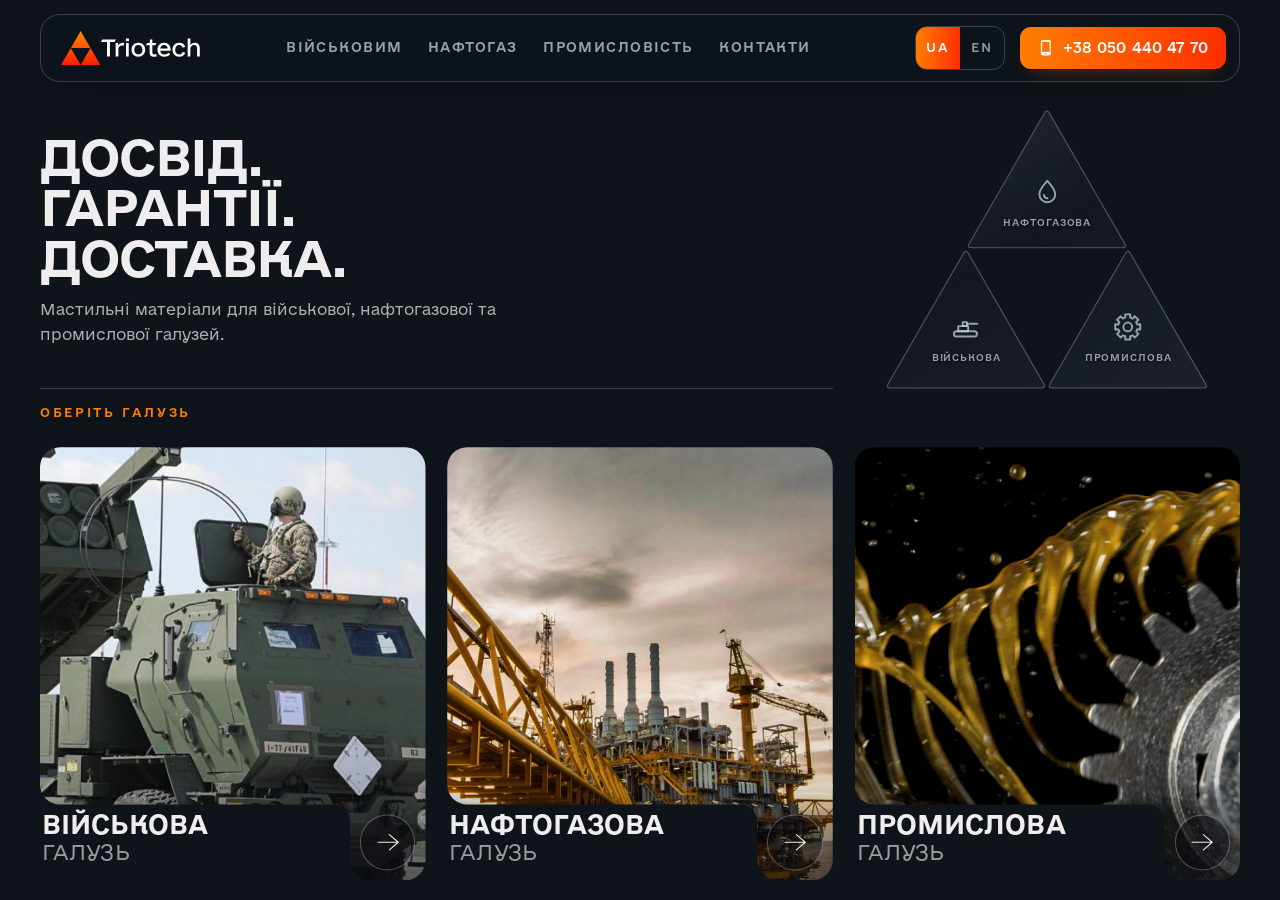
<file: index.html>
<!DOCTYPE html>
<html lang="uk">
<head>
    <meta charset="UTF-8">
    <meta name="viewport"
          content="width=device-width, user-scalable=no, initial-scale=1.0, maximum-scale=1.0, minimum-scale=1.0">
    <meta http-equiv="X-UA-Compatible" content="ie=edge">
    <link rel="stylesheet" href="css/style.css?v=39">
    <link rel="stylesheet" type="text/css" href="vendor/slick.css?v=39"/>

    <!-- Favicon -->
    <link href="favicon.png" rel="icon">

    <title>&#x413;&#x43E;&#x43B;&#x43E;&#x432;&#x43D;&#x430; - Triotech</title>

    <meta property="og:type" content="website">
    <meta property="og:site_name" content="Triotech">
    <meta property="og:title" content="Triotech - Мастильні матеріали">
    <meta property="og:description" content="Українська компанія, яка продає мастильні матеріали у B2B сегменті">
    <meta property="og:url" content="/">
    <meta property="og:locale" content="uk_UA">
    <meta property="og:image" content="/img/preview.jpg">
    <meta property="og:image:width" content="968">
    <meta property="og:image:height" content="504">
</head>

<body>
<svg xmlns="http://www.w3.org/2000/svg" style="position:absolute;width:0;height:0;overflow:hidden" aria-hidden="true" focusable="false"><defs><clipPath id="tri-oilgas" clipPathUnits="objectBoundingBox"><path d="M 0.5074 0.0182 L 0.7401 0.4835 Q 0.7475 0.4983 0.7309 0.4983 L 0.2691 0.4983 Q 0.2525 0.4983 0.2599 0.4835 L 0.4926 0.0182 Q 0.5000 0.0033 0.5074 0.0182 Z"/></clipPath><clipPath id="tri-military" clipPathUnits="objectBoundingBox"><path d="M 0.2574 0.5182 L 0.4901 0.9835 Q 0.4975 0.9983 0.4809 0.9983 L 0.0191 0.9983 Q 0.0025 0.9983 0.0099 0.9835 L 0.2426 0.5182 Q 0.2500 0.5033 0.2574 0.5182 Z"/></clipPath><clipPath id="tri-industrial" clipPathUnits="objectBoundingBox"><path d="M 0.7574 0.5182 L 0.9901 0.9835 Q 0.9975 0.9983 0.9809 0.9983 L 0.5191 0.9983 Q 0.5025 0.9983 0.5099 0.9835 L 0.7426 0.5182 Q 0.7500 0.5033 0.7574 0.5182 Z"/></clipPath><filter id="triGlow" x="-60%" y="-60%" width="220%" height="220%"><feGaussianBlur stdDeviation="3.4" result="b"/><feMerge><feMergeNode in="b"/><feMergeNode in="b"/></feMerge></filter><linearGradient id="flameGrad" x1="0" y1="0" x2="1" y2="1"><stop offset="0%" stop-color="#FF7E02"/><stop offset="100%" stop-color="#FF2E00"/></linearGradient></defs><symbol viewBox="0 0 20 16" id="arrow__product"><path d="M19.286 7.994H1m10.286 6.994l8-6.994-8-6.994" stroke="currentColor" stroke-linecap="round" stroke-linejoin="round"/></symbol><symbol viewBox="0 0 20 17" id="arrow__send"><path d="M19.286 8.734H1M11.286 16l8-7.266-8-7.266" stroke="currentColor" stroke-linecap="round" stroke-linejoin="round"/></symbol><symbol viewBox="0 0 32 32" id="facebook"><path fill-rule="evenodd" clip-rule="evenodd" d="M0 5a5 5 0 015-5h22a5 5 0 015 5v22a5 5 0 01-5 5H5a5 5 0 01-5-5V5zm16 3c4.4 0 8 3.6 8 8 0 4-2.9 7.4-6.9 8v-5.7H19l.4-2.3h-2.2v-1.5c0-.6.3-1.2 1.3-1.2h1v-2s-.9-.2-1.8-.2c-1.8 0-3 1.1-3 3.1V16h-2v2.3h2v5.6C10.9 23.3 8 20 8 16c0-4.4 3.6-8 8-8z" fill="currentColor" fill-opacity=".8"/></symbol><symbol viewBox="0 0 32 32" id="instagram"><path d="M16 18.8c-1.5 0-2.8-1.2-2.8-2.8 0-1.5 1.2-2.8 2.8-2.8 1.5 0 2.8 1.2 2.8 2.8 0 1.5-1.3 2.8-2.8 2.8z" fill="currentColor" fill-opacity=".8"/><path fill-rule="evenodd" clip-rule="evenodd" d="M19.4 9.2h-6.8c-.8.1-1.2.2-1.5.3-.4.1-.7.3-1 .6-.237.237-.35.475-.485.762-.036.075-.073.155-.115.238a5.48 5.48 0 01-.052.148A3.53 3.53 0 009.2 12.6v6.8c.1.8.2 1.2.3 1.5.1.4.3.7.6 1 .237.237.475.35.762.485.075.036.155.073.238.115.046.015.095.033.148.052a3.53 3.53 0 001.352.248h6.8c.8-.1 1.2-.2 1.5-.3.4-.1.7-.3 1-.6.237-.237.35-.475.485-.762.036-.075.073-.155.115-.238.015-.046.033-.095.052-.147A3.53 3.53 0 0022.8 19.4v-6.8c-.1-.8-.2-1.2-.3-1.5-.1-.4-.3-.7-.6-1-.237-.237-.475-.35-.762-.485A11.461 11.461 0 0120.9 9.5c-.046-.015-.095-.033-.147-.052A3.53 3.53 0 0019.4 9.2zM16 11.7c-2.4 0-4.3 1.9-4.3 4.3s1.9 4.3 4.3 4.3 4.3-1.9 4.3-4.3-1.9-4.3-4.3-4.3zm5.4-.1a1 1 0 11-2 0 1 1 0 012 0z" fill="currentColor" fill-opacity=".8"/><path fill-rule="evenodd" clip-rule="evenodd" d="M0 5a5 5 0 015-5h22a5 5 0 015 5v22a5 5 0 01-5 5H5a5 5 0 01-5-5V5zm12.6 2.7h6.8c.9.1 1.5.2 2 .4.6.3 1 .5 1.5 1s.8 1 1 1.5c.2.5.4 1.1.4 2v6.8c-.1.9-.2 1.5-.4 2-.3.6-.5 1-1 1.5s-1 .8-1.5 1c-.5.2-1.1.4-2 .4h-6.8c-.9-.1-1.5-.2-2-.4-.6-.3-1-.5-1.5-1s-.8-1-1-1.5c-.2-.5-.4-1.1-.4-2v-6.8c.1-.9.2-1.5.4-2 .3-.6.5-1 1-1.5s1-.8 1.5-1c.5-.2 1.1-.4 2-.4z" fill="currentColor" fill-opacity=".8"/></symbol><symbol viewBox="0 0 32 32" id="linkedin"><path fill-rule="evenodd" clip-rule="evenodd" d="M0 5a5 5 0 015-5h22a5 5 0 015 5v22a5 5 0 01-5 5H5a5 5 0 01-5-5V5zm8.2 8.3V24h3.4V13.3H8.2zM8 9.9c0 1.1.8 1.9 1.9 1.9 1.1 0 1.9-.8 1.9-1.9C11.8 8.8 11 8 9.9 8 8.9 8 8 8.8 8 9.9zM20.6 24h3.2v-6.6c0-3.3-2-4.4-3.9-4.4-1.7 0-2.9 1.1-3.2 1.8v-1.5h-3.2V24h3.4v-5.7c0-1.5 1-2.3 2-2.3s1.7.5 1.7 2.2V24z" fill="currentColor" fill-opacity=".8"/></symbol><symbol viewBox="0 0 32 32" id="telegram"><path fill-rule="evenodd" clip-rule="evenodd" d="M5 0h22a5 5 0 015 5v22a5 5 0 01-5 5H5a5 5 0 01-5-5V5a5 5 0 015-5zm11.692 12.007c-1.433.596-4.297 1.83-8.592 3.701-.698.278-1.063.549-1.096.814-.056.449.505.625 1.27.866.104.032.212.066.322.102.752.245 1.764.53 2.29.542.477.01 1.01-.186 1.598-.59 4.013-2.709 6.084-4.078 6.214-4.108.092-.02.22-.047.305.03.087.076.078.221.069.26-.056.237-2.26 2.287-3.4 3.347-.356.33-.608.565-.66.619-.115.12-.233.233-.346.342-.699.674-1.223 1.179.029 2.004.602.396 1.083.724 1.563 1.051.525.358 1.048.714 1.725 1.158.172.113.337.23.497.344.61.436 1.16.826 1.837.764.393-.036.8-.406 1.007-1.51.488-2.61 1.447-8.263 1.669-10.592a2.602 2.602 0 00-.025-.58.621.621 0 00-.21-.4c-.176-.143-.448-.173-.57-.17-.554.009-1.405.305-5.496 2.006z" fill="currentColor" fill-opacity=".8"/></symbol><symbol viewBox="0 0 32 32" id="whatsapp"><path fill-rule="evenodd" clip-rule="evenodd" d="M12.6 21.7c1 .6 2.2.9 3.4.9 3.7 0 6.6-3 6.6-6.5 0-1.8-.6-3.4-1.9-4.7-1.3-1.2-2.9-1.9-4.7-1.9-3.6 0-6.6 3-6.6 6.6 0 1.2.3 2.4 1 3.5l.2.3-.7 2.4 2.5-.7.2.1zm5.6-4.7c.2 0 1.2.5 1.4.6.031.016.062.029.093.042.167.07.323.136.407.558.1 0 .1.4-.1.9-.1.4-.9.9-1.3.9-.068 0-.133.006-.202.012-.34.03-.786.07-2.198-.512-1.753-.701-2.968-2.4-3.309-2.877a1.856 1.856 0 00-.091-.123c-.017-.034-.052-.088-.097-.16-.221-.35-.703-1.11-.703-1.94 0-1 .5-1.5.7-1.7.2-.2.4-.2.5-.2h.4c.1 0 .3 0 .4.3.2.4.6 1.4.6 1.5 0 .033.011.067.022.1.023.067.045.133-.022.2-.05.05-.075.1-.1.15-.025.05-.05.1-.1.15l-.3.3c-.1.1-.2.2-.1.4s.5.9 1.1 1.4c.675.59 1.208.825 1.478.944.05.022.09.04.122.056.2 0 .3 0 .4-.1.05-.1.175-.25.3-.4.125-.15.25-.3.3-.4.1-.2.2-.2.4-.1z" fill="currentColor" fill-opacity=".8"/><path fill-rule="evenodd" clip-rule="evenodd" d="M0 16C0 7.163 7.163 0 16 0s16 7.163 16 16-7.163 16-16 16S0 24.837 0 16zm16-8c2.1 0 4.1.8 5.6 2.3 1.5 1.5 2.4 3.5 2.4 5.6 0 4.4-3.6 8-8 8-1.3 0-2.6-.4-3.8-1L8 24l1.1-4C8.4 18.8 8 17.4 8 16c0-4.4 3.6-8 8-8z" fill="currentColor" fill-opacity=".8"/></symbol><symbol viewBox="0 0 23 22" id="footer__tel"><path d="M6.937 7.95c1.38 3.767 2.81 5.27 6.447 6.871l-1.576 2.214c-4.176-2-6.256-5.37-7.236-8l2.365-1.084z" fill="currentColor"/><path d="M8.095 2.75c.739-.002 1.3.612 1.25 1.308-.08 1.095.005 1.884.232 2.863.124.538-.158 1.084-.606 1.436-.604.475-1.066 1.079-1.433 1.599-.509.72-2.26.669-2.646-.116-.796-1.614-1.335-4.588-.173-6.597.182-.316.55-.481.93-.483l2.446-.01zm11.208 11.945c.092-.692-.486-1.292-1.224-1.329a10.354 10.354 0 01-2.982-.562c-.55-.181-1.159.018-1.582.396-.572.51-1.262.87-1.853 1.151-.82.39-.975 2.038-.196 2.495 1.601.94 4.662 1.803 6.914.956a.993.993 0 00.619-.815l.304-2.292z" fill="currentColor"/></symbol><symbol viewBox="0 0 18 15" id="footer__mail"><path fill-rule="evenodd" clip-rule="evenodd" d="M16.349.91a1.68 1.68 0 011.32.628L8.915 8.543.24 1.666C.53 1.213 1.053.91 1.65.91h14.7zM0 12.57V2.908l6.224 4.935-6.211 4.924A1.52 1.52 0 010 12.57zm.57 1.19c.29.24.667.386 1.081.386H16.35a1.7 1.7 0 00.954-.29L10.69 8.563l-1.19.951a.942.942 0 01-1.164.003L7.129 8.56l-6.56 5.2zm11.019-5.917l6.366 5.094c.03-.118.045-.24.045-.367V2.713l-6.411 5.13z" fill="currentColor"/></symbol><symbol viewBox="0 0 16 21" id="footer__place"><path fill-rule="evenodd" clip-rule="evenodd" d="M8.002 20.979C4.942 17.616-.266 12.842.011 7.649.463 3.427 3.868.146 8.002.146c4.135 0 7.54 3.28 7.992 7.503.191 5.67-4.513 9.593-7.992 13.33z" fill="currentColor"/><path d="M11.525 8.265A3.264 3.264 0 118.263 5a3.264 3.264 0 013.262 3.265z" fill="currentColor"/></symbol><symbol viewBox="0 0 26 24" id="footer__send"><path d="M24.102.266L1.012 9.944s-1.092.4-1.007 1.137c.086.738.977 1.076.977 1.076l5.81 2.088s1.754 6.144 2.1 7.313c.344 1.166.621 1.194.621 1.194.322.149.614-.089.614-.089l3.753-3.655 5.85 4.792c1.583.737 2.16-.8 2.16-.8L26 .852c0-1.475-1.898-.585-1.898-.585zM20.014 21.22l-6.259-5.125-1.942 1.891.427-4.023L20.583 6 9.21 12.799l-5.044-1.813 19.245-8.067-3.398 18.3z" fill="currentColor"/></symbol><symbol viewBox="0 0 21 33" id="header-tel"><path d="M16.042 0H4.375A4.37 4.37 0 000 4.375v23.333a4.37 4.37 0 004.375 4.375h11.667a4.37 4.37 0 004.375-4.375V4.375A4.37 4.37 0 0016.042 0zm-2.917 29.167H7.292v-1.459h5.833v1.459zm4.74-4.375H2.552V4.375h15.313v20.417z" fill="currentColor"/></symbol><symbol viewBox="0 0 19 19" id="popup-close"><path d="M9.5 7.438L16.718.219l2.062 2.062-7.218 7.22 7.218 7.218-2.062 2.062L9.5 11.562l-7.22 7.219-2.06-2.062L7.437 9.5.22 2.281 2.28.22 9.5 7.438z" fill="currentColor"/></symbol></svg>
<header class="header header__primary">
    <div class="container header__container container__primary header__container--fatal">
        <div class="header__logo">
            <a href="index.html">
                <img src="img/Gradient-Logo-white.svg" alt="logo">
            </a>
        </div>

        <div class="header__content"><nav class="header__navigation"><ul class="header__list"><li class="header__item"><a class="header__link" href="Military/index.html">Військовим</a></li><li class="header__item"><a class="header__link" href="OilGas/index.html">Нафтогаз</a></li><li class="header__item"><a class="header__link" href="Industrial/index.html">Промисловість</a></li><li class="header__item"><a class="header__link" id="header__contacts" href="Military/index.html#contacts">Контакти</a></li></ul></nav><div class="lang__button lang--header"><div class="lang__list"><span class="lang__link lang__link--on">UA</span><a class="lang__link" href="Home/en/index.html" hreflang="en">EN</a></div></div><a class="header__tel header__tel--mobile" href="tel:+380504404770"><svg width="16" height="16" aria-hidden="true" focusable="false"><use href="#header-tel" xlink:href="#header-tel"></use></svg><span class="header__tel-num">+38 050 440 47 70</span></a></div><button class="hamburger" id="burger" type="button" aria-label="Меню" aria-expanded="false"><div class="hamburger-menu"><span class="hamburger-line"></span><span class="hamburger-line"></span></div></button><a class="header__tel" href="tel:+380504404770"><svg width="16" height="16" aria-hidden="true" focusable="false"><use href="#header-tel" xlink:href="#header-tel"></use></svg><span class="header__tel-num">+38 050 440 47 70</span></a>
    </div>
</header>
<div class="nav-scrim" aria-hidden="true"></div>


<main class="main">
    <section class="primary"><div class="primary__intro"><div class="container"><div class="primary__introtext"><h1 class="primary__intro-title">Досвід. <br>Гарантії. <br>Доставка.</h1><p class="primary__intro-sub">Мастильні матеріали для військової, нафтогазової та промислової галузей.</p></div><nav class="triad-nav primary__triad" aria-label="Галузі"><ul class="triad-nav__list"><li class="triad-nav__item triad-nav__item--oilgas"><a class="triad-nav__link" href="OilGas/index.html"><span class="triad-nav__glass"></span><span class="triad-nav__inner"><svg class="triad-nav__ico" viewBox="0 0 24 24" fill="none" stroke="currentColor" stroke-width="1.5" stroke-linecap="round" stroke-linejoin="round" aria-hidden="true" focusable="false"><path d="M12 3.4c0 0 6.2 6.6 6.2 10.5a6.2 6.2 0 1 1-12.4 0C5.8 10 12 3.4 12 3.4z"/><path d="M9.4 14.3a2.7 2.7 0 0 0 2.7 2.7"/></svg><span class="triad-nav__label">Нафтогазова</span></span></a><svg class="triad-nav__glow" viewBox="0 0 100 86.6" preserveAspectRatio="none" aria-hidden="true" focusable="false"><path d="M 50.7425 1.5747 L 74.0075 41.8696 Q 74.7500 43.1557 73.2650 43.1557 L 26.7350 43.1557 Q 25.2500 43.1557 25.9925 41.8696 L 49.2575 1.5747 Q 50.0000 0.2887 50.7425 1.5747 Z"/></svg></li><li class="triad-nav__item triad-nav__item--military"><a class="triad-nav__link" href="Military/index.html"><span class="triad-nav__glass"></span><span class="triad-nav__inner"><svg class="triad-nav__ico" viewBox="0 0 24 24" fill="none" stroke="currentColor" stroke-width="1.5" stroke-linecap="round" stroke-linejoin="round" aria-hidden="true" focusable="false"><rect x="2" y="15.4" width="18" height="4.1" rx="2"/><path d="M5.4 11.4h7.7v4H5.4z"/><path d="M8.9 8.3h3.3v3.1H8.9z"/><path d="M12.2 9.5h8.1"/></svg><span class="triad-nav__label">Військова</span></span></a><svg class="triad-nav__glow" viewBox="0 0 100 86.6" preserveAspectRatio="none" aria-hidden="true" focusable="false"><path d="M 25.7425 44.8747 L 49.0075 85.1696 Q 49.7500 86.4557 48.2650 86.4557 L 1.7350 86.4557 Q 0.2500 86.4557 0.9925 85.1696 L 24.2575 44.8747 Q 25.0000 43.5887 25.7425 44.8747 Z"/></svg></li><li class="triad-nav__item triad-nav__item--industrial"><a class="triad-nav__link" href="Industrial/index.html"><span class="triad-nav__glass"></span><span class="triad-nav__inner"><svg class="triad-nav__ico" viewBox="0 0 24 24" fill="none" stroke="currentColor" stroke-width="1.5" stroke-linecap="round" stroke-linejoin="round" aria-hidden="true" focusable="false"><path d="M 19.36 10.11 L 21.79 9.97 L 21.79 14.03 L 19.36 13.89 L 18.54 15.87 L 20.36 17.49 L 17.49 20.36 L 15.87 18.54 L 13.89 19.36 L 14.03 21.79 L 9.97 21.79 L 10.11 19.36 L 8.13 18.54 L 6.51 20.36 L 3.64 17.49 L 5.46 15.87 L 4.64 13.89 L 2.21 14.03 L 2.21 9.97 L 4.64 10.11 L 5.46 8.13 L 3.64 6.51 L 6.51 3.64 L 8.13 5.46 L 10.11 4.64 L 9.97 2.21 L 14.03 2.21 L 13.89 4.64 L 15.87 5.46 L 17.49 3.64 L 20.36 6.51 L 18.54 8.13 Z"/><circle cx="12" cy="12" r="3.4"/></svg><span class="triad-nav__label">Промислова</span></span></a><svg class="triad-nav__glow" viewBox="0 0 100 86.6" preserveAspectRatio="none" aria-hidden="true" focusable="false"><path d="M 75.7425 44.8747 L 99.0075 85.1696 Q 99.7500 86.4557 98.2650 86.4557 L 51.7350 86.4557 Q 50.2500 86.4557 50.9925 85.1696 L 74.2575 44.8747 Q 75.0000 43.5887 75.7425 44.8747 Z"/></svg></li></ul><svg class="triad-nav__edges" viewBox="0 0 100 86.6" preserveAspectRatio="none" aria-hidden="true" focusable="false"><path class="triad-edge" d="M 50.7425 1.5747 L 74.0075 41.8696 Q 74.7500 43.1557 73.2650 43.1557 L 26.7350 43.1557 Q 25.2500 43.1557 25.9925 41.8696 L 49.2575 1.5747 Q 50.0000 0.2887 50.7425 1.5747 Z"/><path class="triad-edge" d="M 25.7425 44.8747 L 49.0075 85.1696 Q 49.7500 86.4557 48.2650 86.4557 L 1.7350 86.4557 Q 0.2500 86.4557 0.9925 85.1696 L 24.2575 44.8747 Q 25.0000 43.5887 25.7425 44.8747 Z"/><path class="triad-edge" d="M 75.7425 44.8747 L 99.0075 85.1696 Q 99.7500 86.4557 98.2650 86.4557 L 51.7350 86.4557 Q 50.2500 86.4557 50.9925 85.1696 L 74.2575 44.8747 Q 75.0000 43.5887 75.7425 44.8747 Z"/></svg></nav><span class="primary__intro-label">Оберіть галузь</span></div></div>
        <div class="swiper primary__swiper">
        <ul class="primary__list swiper-wrapper">
            <li class="primary__item swiper-slide">
                
                <span class="primary__slab primary__slab--tab" aria-hidden="true"><picture><source media="(max-width:1200px)" srcset="img/card-1.jpg?v=39"><img src="img/primary-1.png" alt="primary"></picture></span><span class="primary__slab primary__slab--joint" aria-hidden="true"><picture><source media="(max-width:1200px)" srcset="img/card-1.jpg?v=39"><img src="img/primary-1.png" alt="primary"></picture></span><div class="primary__bg"><picture><source media="(max-width:1200px)" srcset="img/card-1.jpg?v=39"><img src="img/primary-1.png" alt="primary"></picture></div>

                <div class="primary__wrapper">
                    <div class="container"><span class="primary__num">01</span>
                        <a class="primary__text" href="index.html">&#x41C;&#x430;&#x441;&#x442;&#x438;&#x43B;&#x44C;&#x43D;&#x456; &#x43C;&#x430;&#x442;&#x435;&#x440;&#x456;&#x430;&#x43B;&#x438;</a>

                        <p class="primary__text primary__text--mobile">&#x41E;&#x431;&#x435;&#x440;&#x456;&#x442;&#x44C; &#x433;&#x430;&#x43B;&#x443;&#x437;&#x44C; </p>

                        <div class="primary__copy"><h2 class="primary__title">ВІЙСЬКОВА <br><span>ГАЛУЗЬ</span></h2><div class="primary__reveal"><p class="primary__desc">Широкий вибір мастильних матеріалів для військової техніки та устаткування</p></div></div>

                        <a class="primary__link" href="Military/index.html">
                            &#x41F;&#x435;&#x440;&#x435;&#x439;&#x442;&#x438;

                            <svg class="primary__icon" width="20" height="16" fill="none">
                                <use href="#arrow__product" xlink:href="#arrow__product"></use>
                            </svg>
                        </a>

                        <a class="primary__link primary__link--mobile" href="Military/index.html">
                            &#x412;&#x406;&#x419;&#x421;&#x42C;&#x41A;&#x41E;&#x412;&#x410;


                            <svg class="primary__icon" width="20" height="16" fill="none">
                                <use href="#arrow__product" xlink:href="#arrow__product"></use>
                            </svg>
                        </a>

                        <a class="primary__link primary__link--mobile" href="OilGas/index.html">
                            &#x41D;&#x410;&#x424;&#x422;&#x41E;&#x413;&#x410;&#x417;&#x41E;&#x412;&#x410;


                            <svg class="primary__icon" width="20" height="16" fill="none">
                                <use href="#arrow__product" xlink:href="#arrow__product"></use>
                            </svg>
                        </a>

                        <a class="primary__link primary__link--mobile" href="Industrial/index.html">
                            &#x41F;&#x420;&#x41E;&#x41C;&#x418;&#x421;&#x41B;&#x41E;&#x412;&#x410;


                            <svg class="primary__icon" width="20" height="16" fill="none">
                                <use href="#arrow__product" xlink:href="#arrow__product"></use>
                            </svg>
                        </a>
                    </div>
                </div>
            <a class="primary__cover" href="Military/index.html" aria-hidden="true" tabindex="-1"></a></li>
            <li class="primary__item swiper-slide primary__item--mobile">
                <span class="primary__slab primary__slab--tab" aria-hidden="true"><picture><source media="(max-width:1200px)" srcset="img/card-2.jpg?v=39"><img src="img/primary-2.png" alt="primary"></picture></span><span class="primary__slab primary__slab--joint" aria-hidden="true"><picture><source media="(max-width:1200px)" srcset="img/card-2.jpg?v=39"><img src="img/primary-2.png" alt="primary"></picture></span><div class="primary__bg"><picture><source media="(max-width:1200px)" srcset="img/card-2.jpg?v=39"><img src="img/primary-2.png" alt="primary"></picture></div>
                <div class="primary__wrapper">
                    <div class="container"><span class="primary__num">02</span>

                        <div class="primary__copy"><h2 class="primary__title">НАФТОГАЗОВА <br><span>ГАЛУЗЬ</span></h2><div class="primary__reveal"><p class="primary__desc">Компаунди, мастила та спеціальні матеріали для буріння й видобутку</p></div></div>

                        <a class="primary__link" href="OilGas/index.html">
                            &#x41F;&#x435;&#x440;&#x435;&#x439;&#x442;&#x438;

                            <svg class="primary__icon" width="20" height="16" fill="none">
                                <use href="#arrow__product" xlink:href="#arrow__product"></use>
                            </svg>
                        </a>
                    </div>
                </div>
            <a class="primary__cover" href="OilGas/index.html" aria-hidden="true" tabindex="-1"></a></li>
            <li class="primary__item swiper-slide primary__item--mobile">
                <span class="primary__slab primary__slab--tab" aria-hidden="true"><picture><source media="(max-width:1200px)" srcset="img/card-3.jpg?v=39"><img src="img/primary-3.png" alt="primary"></picture></span><span class="primary__slab primary__slab--joint" aria-hidden="true"><picture><source media="(max-width:1200px)" srcset="img/card-3.jpg?v=39"><img src="img/primary-3.png" alt="primary"></picture></span><div class="primary__bg"><picture><source media="(max-width:1200px)" srcset="img/card-3.jpg?v=39"><img src="img/primary-3.png" alt="primary"></picture></div>
                <div class="primary__wrapper">
                    <div class="container"><span class="primary__num">03</span>

                        <div class="primary__copy"><h2 class="primary__title">ПРОМИСЛОВА<br><span>ГАЛУЗЬ</span></h2><div class="primary__reveal"><p class="primary__desc">Наші продукти — ваше рішення для усіх галузей та областей застосування</p></div></div>

                        <a class="primary__link" href="Industrial/index.html">
                            &#x41F;&#x435;&#x440;&#x435;&#x439;&#x442;&#x438;

                            <svg class="primary__icon" width="20" height="16" fill="none">
                                <use href="#arrow__product" xlink:href="#arrow__product"></use>
                            </svg>
                        </a>
                    </div>
                </div>

            <a class="primary__cover" href="Industrial/index.html" aria-hidden="true" tabindex="-1"></a></li>

        </ul>
    </div>
</section>
</main>

<script src="vendor/jquery.min.js?v=39"></script>
<script type="text/javascript" src="vendor/slick.min.js?v=39"></script>
<script src="js/main.js?v=39"></script>

<script src="js/ui.js?v=39"></script>
</body>
</html>
</file>
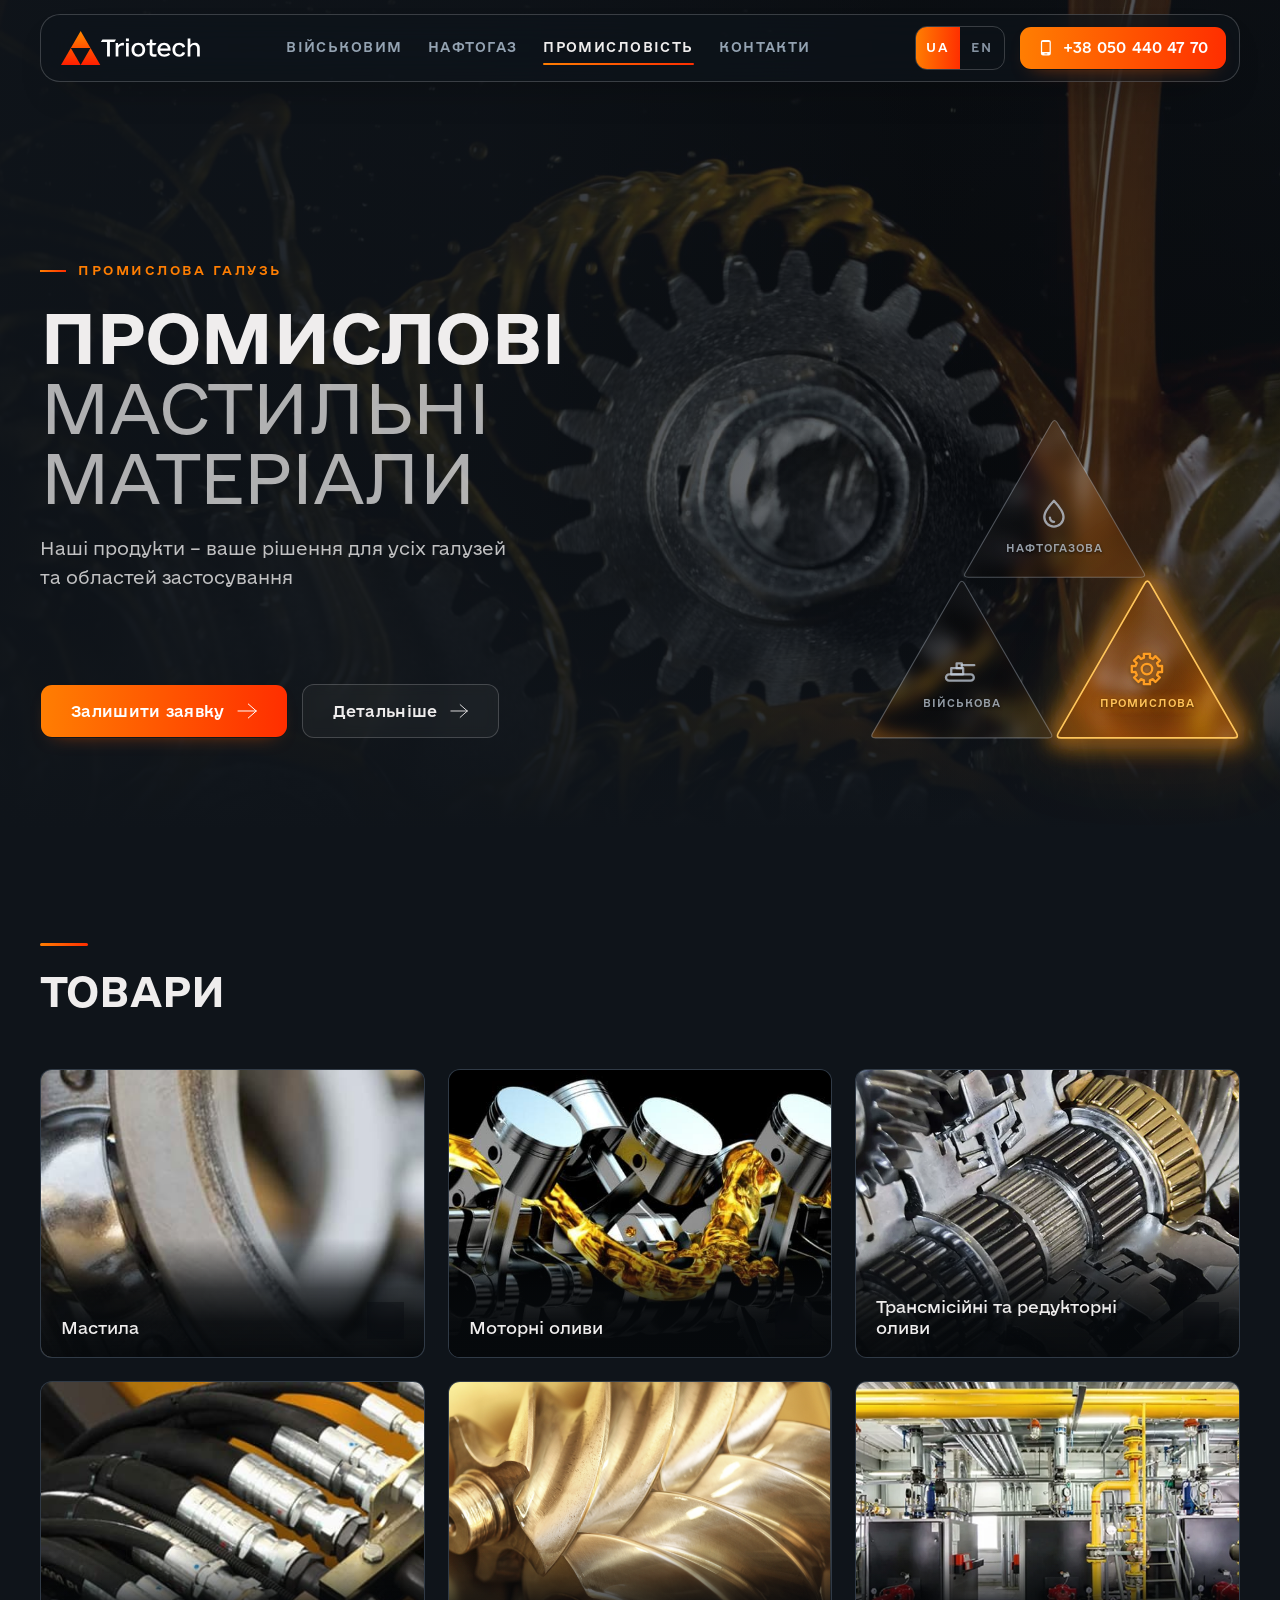
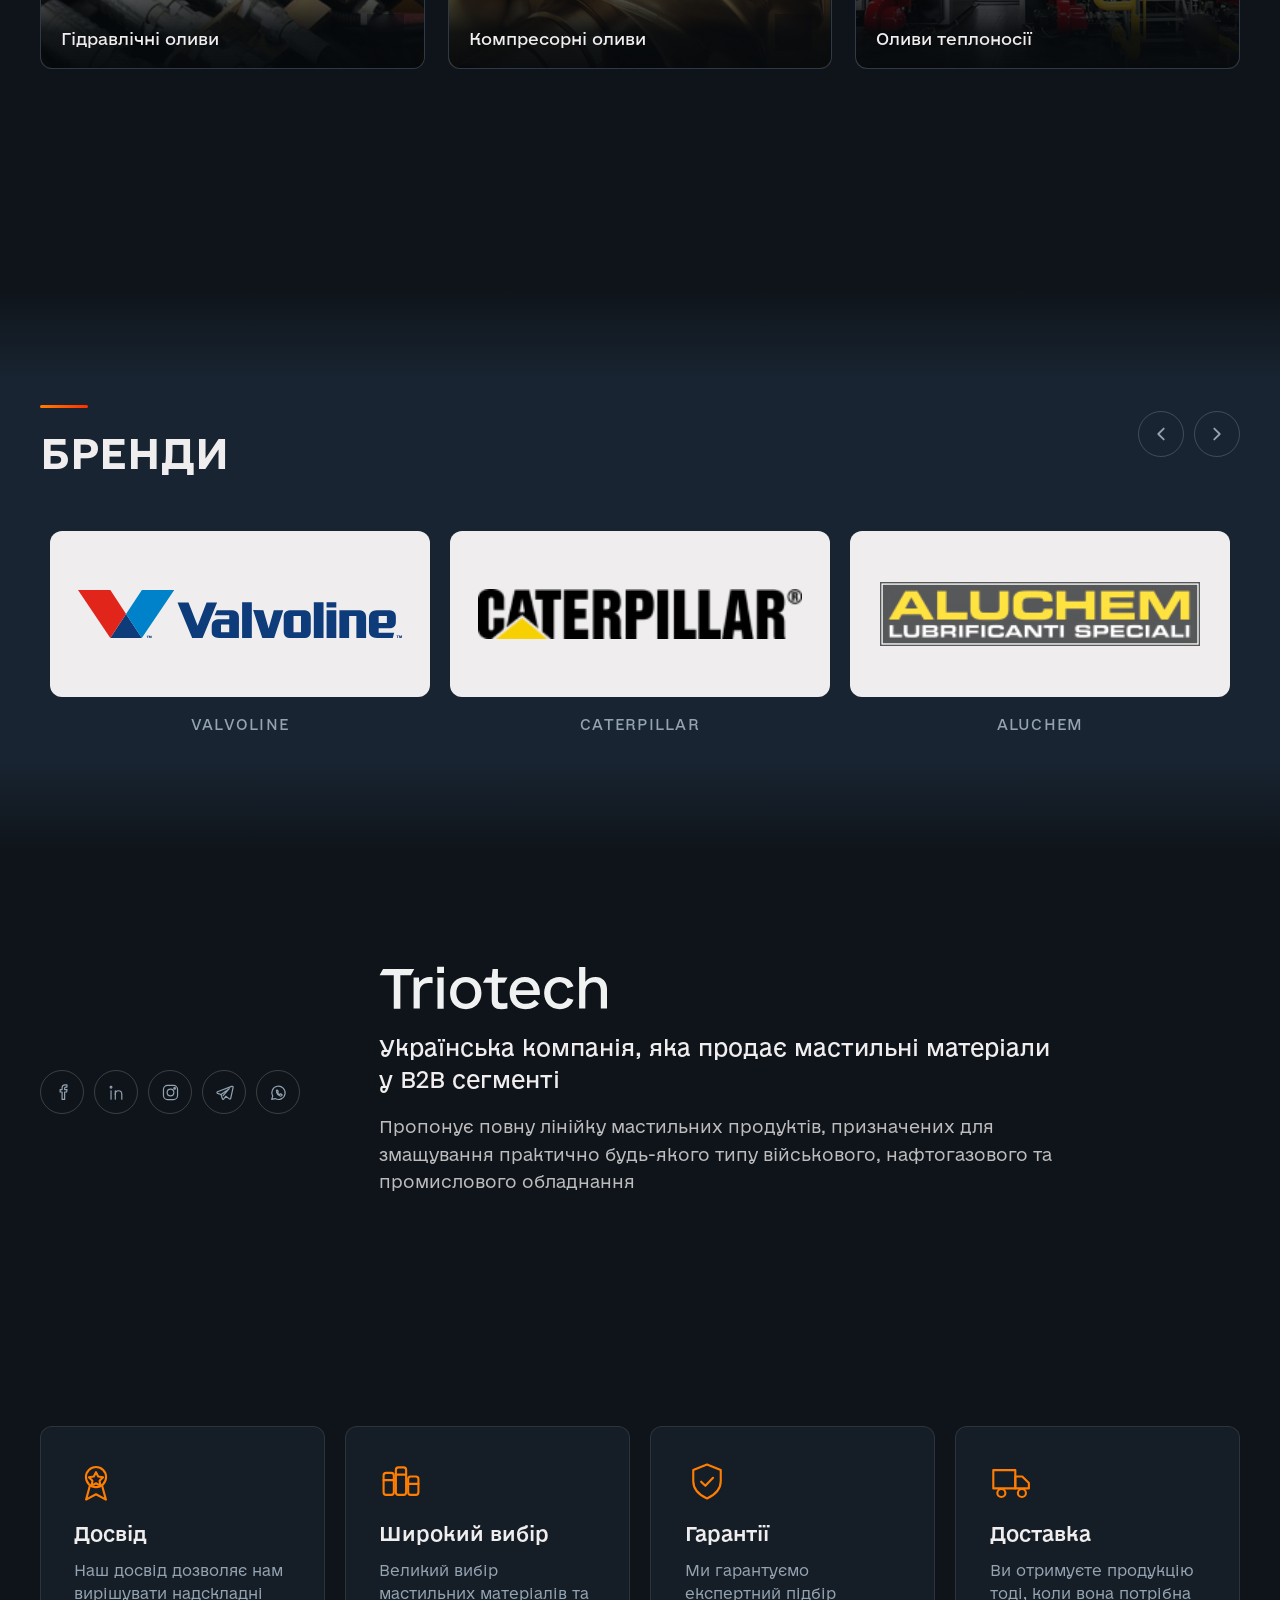
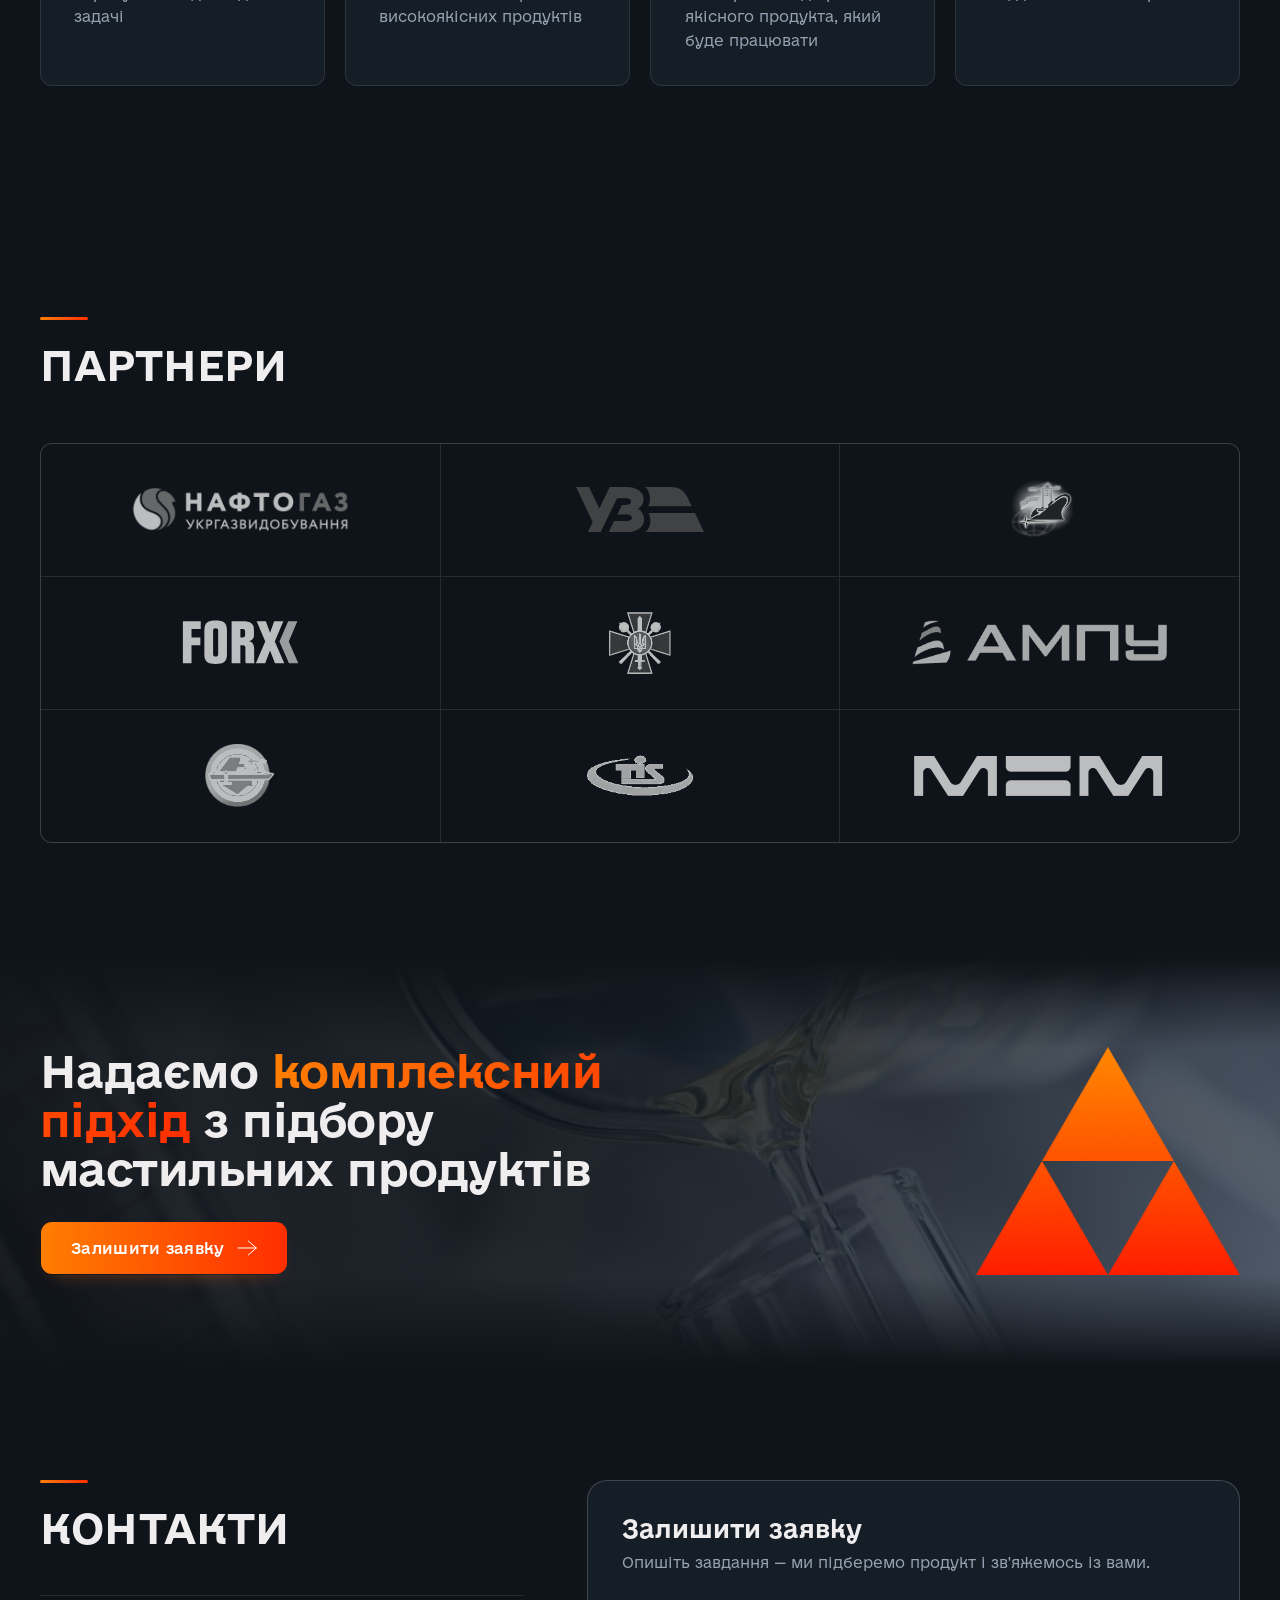
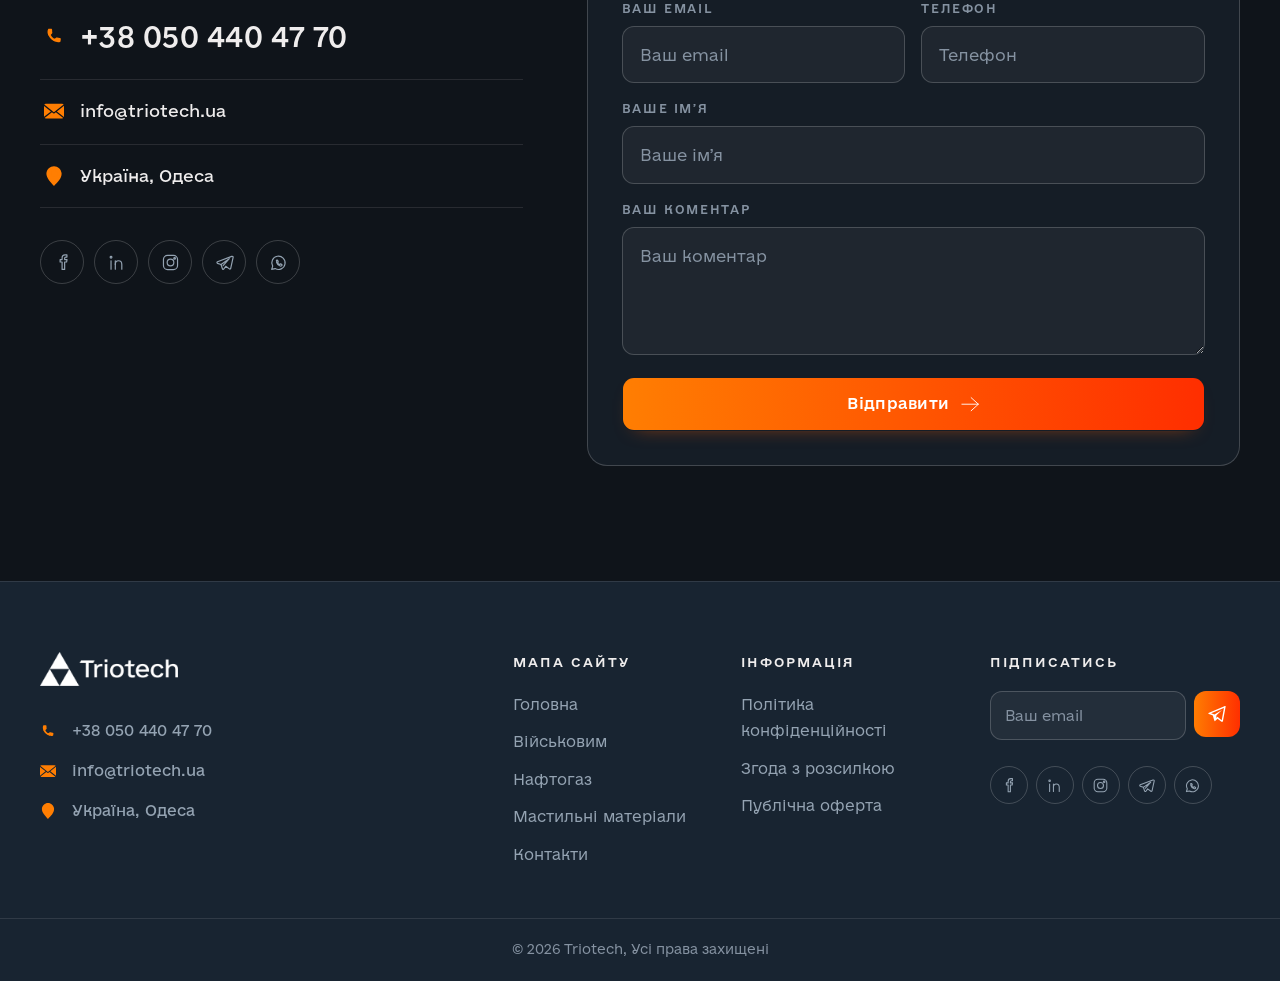
<file: Industrial/index.html>
<!DOCTYPE html>
<html lang="uk">
<head>
    <meta charset="UTF-8">
    <meta name="viewport"
          content="width=device-width, user-scalable=no, initial-scale=1.0, maximum-scale=1.0, minimum-scale=1.0">
    <meta http-equiv="X-UA-Compatible" content="ie=edge">
    <link rel="stylesheet" href="../css/style.css?v=39">
    <link rel="stylesheet" type="text/css" href="../vendor/slick.css?v=39"/>

    <!-- Favicon -->
    <link href="../favicon.png" rel="icon">

    <title>&#x41F;&#x440;&#x43E;&#x43C;&#x438;&#x441;&#x43B;&#x43E;&#x432;&#x430; &#x433;&#x430;&#x43B;&#x443;&#x437;&#x44C; - Triotech</title>

    <meta property="og:type" content="website">
    <meta property="og:site_name" content="Triotech">
    <meta property="og:title" content="Triotech - Мастильні матеріали">
    <meta property="og:description" content="Українська компанія, яка продає мастильні матеріали у B2B сегменті">
    <meta property="og:url" content="/">
    <meta property="og:locale" content="uk_UA">
    <meta property="og:image" content="/img/preview.jpg">
    <meta property="og:image:width" content="968">
    <meta property="og:image:height" content="504">
</head>

<body>
<svg xmlns="http://www.w3.org/2000/svg" style="position:absolute;width:0;height:0;overflow:hidden" aria-hidden="true" focusable="false"><defs><linearGradient id="flameGrad" x1="0" y1="0" x2="1" y2="1"><stop offset="0%" stop-color="#FF7E02"/><stop offset="100%" stop-color="#FF2E00"/></linearGradient><clipPath id="tri-oilgas" clipPathUnits="objectBoundingBox"><path d="M 0.5074 0.0182 L 0.7401 0.4835 Q 0.7475 0.4983 0.7309 0.4983 L 0.2691 0.4983 Q 0.2525 0.4983 0.2599 0.4835 L 0.4926 0.0182 Q 0.5000 0.0033 0.5074 0.0182 Z"/></clipPath><clipPath id="tri-military" clipPathUnits="objectBoundingBox"><path d="M 0.2574 0.5182 L 0.4901 0.9835 Q 0.4975 0.9983 0.4809 0.9983 L 0.0191 0.9983 Q 0.0025 0.9983 0.0099 0.9835 L 0.2426 0.5182 Q 0.2500 0.5033 0.2574 0.5182 Z"/></clipPath><clipPath id="tri-industrial" clipPathUnits="objectBoundingBox"><path d="M 0.7574 0.5182 L 0.9901 0.9835 Q 0.9975 0.9983 0.9809 0.9983 L 0.5191 0.9983 Q 0.5025 0.9983 0.5099 0.9835 L 0.7426 0.5182 Q 0.7500 0.5033 0.7574 0.5182 Z"/></clipPath><linearGradient id="glassEdge" x1="0" y1="0" x2="0.75" y2="1"><stop offset="0%" stop-color="#fff" stop-opacity=".5"/><stop offset="30%" stop-color="#fff" stop-opacity=".12"/><stop offset="65%" stop-color="#fff" stop-opacity=".03"/><stop offset="100%" stop-color="#fff" stop-opacity=".16"/></linearGradient><linearGradient id="glassEdgeLit" x1="0" y1="0" x2="0.75" y2="1"><stop offset="0%" stop-color="#FFD9B0" stop-opacity=".75"/><stop offset="35%" stop-color="#FFA25A" stop-opacity=".22"/><stop offset="100%" stop-color="#FF7E02" stop-opacity=".30"/></linearGradient><filter id="triGlow" x="-60%" y="-60%" width="220%" height="220%"><feGaussianBlur stdDeviation="3.4" result="b"/><feMerge><feMergeNode in="b"/><feMergeNode in="b"/></feMerge></filter></defs><symbol viewBox="0 0 20 16" id="arrow__product"><path d="M19.286 7.994H1m10.286 6.994l8-6.994-8-6.994" stroke="currentColor" stroke-linecap="round" stroke-linejoin="round"/></symbol><symbol viewBox="0 0 20 17" id="arrow__send"><path d="M19.286 8.734H1M11.286 16l8-7.266-8-7.266" stroke="currentColor" stroke-linecap="round" stroke-linejoin="round"/></symbol><symbol viewBox="0 0 32 32" id="facebook"><path fill-rule="evenodd" clip-rule="evenodd" d="M0 5a5 5 0 015-5h22a5 5 0 015 5v22a5 5 0 01-5 5H5a5 5 0 01-5-5V5zm16 3c4.4 0 8 3.6 8 8 0 4-2.9 7.4-6.9 8v-5.7H19l.4-2.3h-2.2v-1.5c0-.6.3-1.2 1.3-1.2h1v-2s-.9-.2-1.8-.2c-1.8 0-3 1.1-3 3.1V16h-2v2.3h2v5.6C10.9 23.3 8 20 8 16c0-4.4 3.6-8 8-8z" fill="currentColor" fill-opacity=".8"/></symbol><symbol viewBox="0 0 32 32" id="instagram"><path d="M16 18.8c-1.5 0-2.8-1.2-2.8-2.8 0-1.5 1.2-2.8 2.8-2.8 1.5 0 2.8 1.2 2.8 2.8 0 1.5-1.3 2.8-2.8 2.8z" fill="currentColor" fill-opacity=".8"/><path fill-rule="evenodd" clip-rule="evenodd" d="M19.4 9.2h-6.8c-.8.1-1.2.2-1.5.3-.4.1-.7.3-1 .6-.237.237-.35.475-.485.762-.036.075-.073.155-.115.238a5.48 5.48 0 01-.052.148A3.53 3.53 0 009.2 12.6v6.8c.1.8.2 1.2.3 1.5.1.4.3.7.6 1 .237.237.475.35.762.485.075.036.155.073.238.115.046.015.095.033.148.052a3.53 3.53 0 001.352.248h6.8c.8-.1 1.2-.2 1.5-.3.4-.1.7-.3 1-.6.237-.237.35-.475.485-.762.036-.075.073-.155.115-.238.015-.046.033-.095.052-.147A3.53 3.53 0 0022.8 19.4v-6.8c-.1-.8-.2-1.2-.3-1.5-.1-.4-.3-.7-.6-1-.237-.237-.475-.35-.762-.485A11.461 11.461 0 0120.9 9.5c-.046-.015-.095-.033-.147-.052A3.53 3.53 0 0019.4 9.2zM16 11.7c-2.4 0-4.3 1.9-4.3 4.3s1.9 4.3 4.3 4.3 4.3-1.9 4.3-4.3-1.9-4.3-4.3-4.3zm5.4-.1a1 1 0 11-2 0 1 1 0 012 0z" fill="currentColor" fill-opacity=".8"/><path fill-rule="evenodd" clip-rule="evenodd" d="M0 5a5 5 0 015-5h22a5 5 0 015 5v22a5 5 0 01-5 5H5a5 5 0 01-5-5V5zm12.6 2.7h6.8c.9.1 1.5.2 2 .4.6.3 1 .5 1.5 1s.8 1 1 1.5c.2.5.4 1.1.4 2v6.8c-.1.9-.2 1.5-.4 2-.3.6-.5 1-1 1.5s-1 .8-1.5 1c-.5.2-1.1.4-2 .4h-6.8c-.9-.1-1.5-.2-2-.4-.6-.3-1-.5-1.5-1s-.8-1-1-1.5c-.2-.5-.4-1.1-.4-2v-6.8c.1-.9.2-1.5.4-2 .3-.6.5-1 1-1.5s1-.8 1.5-1c.5-.2 1.1-.4 2-.4z" fill="currentColor" fill-opacity=".8"/></symbol><symbol viewBox="0 0 32 32" id="linkedin"><path fill-rule="evenodd" clip-rule="evenodd" d="M0 5a5 5 0 015-5h22a5 5 0 015 5v22a5 5 0 01-5 5H5a5 5 0 01-5-5V5zm8.2 8.3V24h3.4V13.3H8.2zM8 9.9c0 1.1.8 1.9 1.9 1.9 1.1 0 1.9-.8 1.9-1.9C11.8 8.8 11 8 9.9 8 8.9 8 8 8.8 8 9.9zM20.6 24h3.2v-6.6c0-3.3-2-4.4-3.9-4.4-1.7 0-2.9 1.1-3.2 1.8v-1.5h-3.2V24h3.4v-5.7c0-1.5 1-2.3 2-2.3s1.7.5 1.7 2.2V24z" fill="currentColor" fill-opacity=".8"/></symbol><symbol viewBox="0 0 32 32" id="telegram"><path fill-rule="evenodd" clip-rule="evenodd" d="M5 0h22a5 5 0 015 5v22a5 5 0 01-5 5H5a5 5 0 01-5-5V5a5 5 0 015-5zm11.692 12.007c-1.433.596-4.297 1.83-8.592 3.701-.698.278-1.063.549-1.096.814-.056.449.505.625 1.27.866.104.032.212.066.322.102.752.245 1.764.53 2.29.542.477.01 1.01-.186 1.598-.59 4.013-2.709 6.084-4.078 6.214-4.108.092-.02.22-.047.305.03.087.076.078.221.069.26-.056.237-2.26 2.287-3.4 3.347-.356.33-.608.565-.66.619-.115.12-.233.233-.346.342-.699.674-1.223 1.179.029 2.004.602.396 1.083.724 1.563 1.051.525.358 1.048.714 1.725 1.158.172.113.337.23.497.344.61.436 1.16.826 1.837.764.393-.036.8-.406 1.007-1.51.488-2.61 1.447-8.263 1.669-10.592a2.602 2.602 0 00-.025-.58.621.621 0 00-.21-.4c-.176-.143-.448-.173-.57-.17-.554.009-1.405.305-5.496 2.006z" fill="currentColor" fill-opacity=".8"/></symbol><symbol viewBox="0 0 32 32" id="whatsapp"><path fill-rule="evenodd" clip-rule="evenodd" d="M12.6 21.7c1 .6 2.2.9 3.4.9 3.7 0 6.6-3 6.6-6.5 0-1.8-.6-3.4-1.9-4.7-1.3-1.2-2.9-1.9-4.7-1.9-3.6 0-6.6 3-6.6 6.6 0 1.2.3 2.4 1 3.5l.2.3-.7 2.4 2.5-.7.2.1zm5.6-4.7c.2 0 1.2.5 1.4.6.031.016.062.029.093.042.167.07.323.136.407.558.1 0 .1.4-.1.9-.1.4-.9.9-1.3.9-.068 0-.133.006-.202.012-.34.03-.786.07-2.198-.512-1.753-.701-2.968-2.4-3.309-2.877a1.856 1.856 0 00-.091-.123c-.017-.034-.052-.088-.097-.16-.221-.35-.703-1.11-.703-1.94 0-1 .5-1.5.7-1.7.2-.2.4-.2.5-.2h.4c.1 0 .3 0 .4.3.2.4.6 1.4.6 1.5 0 .033.011.067.022.1.023.067.045.133-.022.2-.05.05-.075.1-.1.15-.025.05-.05.1-.1.15l-.3.3c-.1.1-.2.2-.1.4s.5.9 1.1 1.4c.675.59 1.208.825 1.478.944.05.022.09.04.122.056.2 0 .3 0 .4-.1.05-.1.175-.25.3-.4.125-.15.25-.3.3-.4.1-.2.2-.2.4-.1z" fill="currentColor" fill-opacity=".8"/><path fill-rule="evenodd" clip-rule="evenodd" d="M0 16C0 7.163 7.163 0 16 0s16 7.163 16 16-7.163 16-16 16S0 24.837 0 16zm16-8c2.1 0 4.1.8 5.6 2.3 1.5 1.5 2.4 3.5 2.4 5.6 0 4.4-3.6 8-8 8-1.3 0-2.6-.4-3.8-1L8 24l1.1-4C8.4 18.8 8 17.4 8 16c0-4.4 3.6-8 8-8z" fill="currentColor" fill-opacity=".8"/></symbol><symbol viewBox="0 0 23 22" id="footer__tel"><path d="M6.937 7.95c1.38 3.767 2.81 5.27 6.447 6.871l-1.576 2.214c-4.176-2-6.256-5.37-7.236-8l2.365-1.084z" fill="currentColor"/><path d="M8.095 2.75c.739-.002 1.3.612 1.25 1.308-.08 1.095.005 1.884.232 2.863.124.538-.158 1.084-.606 1.436-.604.475-1.066 1.079-1.433 1.599-.509.72-2.26.669-2.646-.116-.796-1.614-1.335-4.588-.173-6.597.182-.316.55-.481.93-.483l2.446-.01zm11.208 11.945c.092-.692-.486-1.292-1.224-1.329a10.354 10.354 0 01-2.982-.562c-.55-.181-1.159.018-1.582.396-.572.51-1.262.87-1.853 1.151-.82.39-.975 2.038-.196 2.495 1.601.94 4.662 1.803 6.914.956a.993.993 0 00.619-.815l.304-2.292z" fill="currentColor"/></symbol><symbol viewBox="0 0 18 15" id="footer__mail"><path fill-rule="evenodd" clip-rule="evenodd" d="M16.349.91a1.68 1.68 0 011.32.628L8.915 8.543.24 1.666C.53 1.213 1.053.91 1.65.91h14.7zM0 12.57V2.908l6.224 4.935-6.211 4.924A1.52 1.52 0 010 12.57zm.57 1.19c.29.24.667.386 1.081.386H16.35a1.7 1.7 0 00.954-.29L10.69 8.563l-1.19.951a.942.942 0 01-1.164.003L7.129 8.56l-6.56 5.2zm11.019-5.917l6.366 5.094c.03-.118.045-.24.045-.367V2.713l-6.411 5.13z" fill="currentColor"/></symbol><symbol viewBox="0 0 16 21" id="footer__place"><path fill-rule="evenodd" clip-rule="evenodd" d="M8.002 20.979C4.942 17.616-.266 12.842.011 7.649.463 3.427 3.868.146 8.002.146c4.135 0 7.54 3.28 7.992 7.503.191 5.67-4.513 9.593-7.992 13.33z" fill="currentColor"/><path d="M11.525 8.265A3.264 3.264 0 118.263 5a3.264 3.264 0 013.262 3.265z" fill="currentColor"/></symbol><symbol viewBox="0 0 26 24" id="footer__send"><path d="M24.102.266L1.012 9.944s-1.092.4-1.007 1.137c.086.738.977 1.076.977 1.076l5.81 2.088s1.754 6.144 2.1 7.313c.344 1.166.621 1.194.621 1.194.322.149.614-.089.614-.089l3.753-3.655 5.85 4.792c1.583.737 2.16-.8 2.16-.8L26 .852c0-1.475-1.898-.585-1.898-.585zM20.014 21.22l-6.259-5.125-1.942 1.891.427-4.023L20.583 6 9.21 12.799l-5.044-1.813 19.245-8.067-3.398 18.3z" fill="currentColor"/></symbol><symbol viewBox="0 0 21 33" id="header-tel"><path d="M16.042 0H4.375A4.37 4.37 0 000 4.375v23.333a4.37 4.37 0 004.375 4.375h11.667a4.37 4.37 0 004.375-4.375V4.375A4.37 4.37 0 0016.042 0zm-2.917 29.167H7.292v-1.459h5.833v1.459zm4.74-4.375H2.552V4.375h15.313v20.417z" fill="currentColor"/></symbol><symbol viewBox="0 0 19 19" id="popup-close"><path d="M9.5 7.438L16.718.219l2.062 2.062-7.218 7.22 7.218 7.218-2.062 2.062L9.5 11.562l-7.22 7.219-2.06-2.062L7.437 9.5.22 2.281 2.28.22 9.5 7.438z" fill="currentColor"/></symbol></svg>
<header b-qltympal5c class="header">
    <div b-qltympal5c class="container">
        <div b-qltympal5c class="header__wrapper">
            <div b-qltympal5c class="header__wrap">
                <a class="header__logo" href="../index.html">
                    <img src="../img/Gradient-Logo-white.svg" alt="logo">
                </a>
                <div b-qltympal5c class="header__content">
                    <nav b-qltympal5c class="header__navigation">
                        <ul b-qltympal5c class="header__list">
                            <li b-qltympal5c class="header__item">
                                <a class="header__link " href="../Military/index.html">&#x412;&#x406;&#x419;&#x421;&#x42C;&#x41A;&#x41E;&#x412;&#x418;&#x41C;</a>
                            </li>
                            <li b-qltympal5c class="header__item">
                                <a class="header__link " href="../OilGas/index.html">&#x41D;&#x410;&#x424;&#x422;&#x41E;&#x413;&#x410;&#x417;</a>
                            </li>
                            <li b-qltympal5c class="header__item">
                                <a class="header__link header__link--active" href="../Industrial/index.html">&#x41F;&#x420;&#x41E;&#x41C;&#x418;&#x421;&#x41B;&#x41E;&#x412;&#x406;&#x421;&#x422;&#x42C;</a>
                            </li>

                            <li b-qltympal5c class="header__item">
                                <a b-qltympal5c id="header__contacts" href="#contacts" class="header__link">&#x41A;&#x41E;&#x41D;&#x422;&#x410;&#x41A;&#x422;&#x418;</a>
                            </li>
                        </ul>
                    </nav>

                    <div class="lang__button lang--header"><div class="lang__list"><span class="lang__link lang__link--on">UA</span><a class="lang__link" href="../Industrial/en/index.html" hreflang="en">EN</a></div></div><button type="button" class="header__cta" data-quote><span>Залишити заявку</span><svg class="btn__arrow" width="20" height="16" fill="none" aria-hidden="true" focusable="false"><use href="#arrow__product" xlink:href="#arrow__product"></use></svg></button>

                    <a b-qltympal5c href="tel:&#x2B;38 050 440 47 70" class="header__tel header__tel--mobile"><svg b-qltympal5c class="header__icon" width="21" height="33">
                            <use b-qltympal5c href="#header-tel" xlink:href="#header-tel"></use>
                        </svg><span class="header__tel-num">&#x2B;38 050 440 47 70</span></a>
                </div>
                <button b-qltympal5c class="hamburger" type="button" aria-label="Меню">
                    <div b-qltympal5c class="hamburger-menu">
                        <span b-qltympal5c class="hamburger-line"></span>
                        <span b-qltympal5c class="hamburger-line"></span>
                    </div>
                </button>
            </div>
            <a b-qltympal5c href="tel:&#x2B;38 050 440 47 70" class="header__tel"><svg b-qltympal5c class="header__icon" width="21" height="33">
                    <use b-qltympal5c href="#header-tel" xlink:href="#header-tel"></use>
                </svg><span class="header__tel-num">&#x2B;38 050 440 47 70</span></a>
        </div>
    </div>
</header>
<div class="nav-scrim" aria-hidden="true"></div>

<main b-qltympal5c class="main">


<section class="start js-main">
    <div class="start__bg">
        <img src="../img/start-bg-3.jpg" alt="bg">
    </div>
    <div class="container">
        <div class="start__wrapper reveal"><p class="sector-tag"><span class="sector-tag__label">Промислова галузь</span></p>
            <h1 class="start__title">ПРОМИСЛОВІ<br><span>МАСТИЛЬНІ МАТЕРІАЛИ</span></h1>
            <div class="start__desc"><p class="start__text">&#x41D;&#x430;&#x448;&#x456; &#x43F;&#x440;&#x43E;&#x434;&#x443;&#x43A;&#x442;&#x438; &#x2013; &#x432;&#x430;&#x448;&#x435; &#x440;&#x456;&#x448;&#x435;&#x43D;&#x43D;&#x44F; &#x434;&#x43B;&#x44F; &#x443;&#x441;&#x456;&#x445; &#x433;&#x430;&#x43B;&#x443;&#x437;&#x435;&#x439; &#x442;&#x430; &#x43E;&#x431;&#x43B;&#x430;&#x441;&#x442;&#x435;&#x439; &#x437;&#x430;&#x441;&#x442;&#x43E;&#x441;&#x443;&#x432;&#x430;&#x43D;&#x43D;&#x44F;</p>
        </div></div><nav class="start__navigation triad-nav" aria-label="Галузі"><ul class="triad-nav__list"><li class="triad-nav__item triad-nav__item--oilgas"><a class="triad-nav__link" href="../OilGas/index.html"><span class="triad-nav__glass"></span><span class="triad-nav__inner"><svg class="triad-nav__ico" viewBox="0 0 24 24" fill="none" stroke="currentColor" stroke-width="1.5" stroke-linecap="round" stroke-linejoin="round" aria-hidden="true" focusable="false"><path d="M12 3.4c0 0 6.2 6.6 6.2 10.5a6.2 6.2 0 1 1-12.4 0C5.8 10 12 3.4 12 3.4z"/><path d="M9.4 14.3a2.7 2.7 0 0 0 2.7 2.7"/></svg><span class="triad-nav__label">Нафтогазова</span></span></a><svg class="triad-nav__glow" viewBox="0 0 100 86.6" preserveAspectRatio="none" aria-hidden="true" focusable="false"><path d="M 50.7425 1.5747 L 74.0075 41.8696 Q 74.7500 43.1557 73.2650 43.1557 L 26.7350 43.1557 Q 25.2500 43.1557 25.9925 41.8696 L 49.2575 1.5747 Q 50.0000 0.2887 50.7425 1.5747 Z"/></svg></li><li class="triad-nav__item triad-nav__item--military"><a class="triad-nav__link" href="../Military/index.html"><span class="triad-nav__glass"></span><span class="triad-nav__inner"><svg class="triad-nav__ico" viewBox="0 0 24 24" fill="none" stroke="currentColor" stroke-width="1.5" stroke-linecap="round" stroke-linejoin="round" aria-hidden="true" focusable="false"><rect x="2" y="15.4" width="18" height="4.1" rx="2"/><path d="M5.4 11.4h7.7v4H5.4z"/><path d="M8.9 8.3h3.3v3.1H8.9z"/><path d="M12.2 9.5h8.1"/></svg><span class="triad-nav__label">Військова</span></span></a><svg class="triad-nav__glow" viewBox="0 0 100 86.6" preserveAspectRatio="none" aria-hidden="true" focusable="false"><path d="M 25.7425 44.8747 L 49.0075 85.1696 Q 49.7500 86.4557 48.2650 86.4557 L 1.7350 86.4557 Q 0.2500 86.4557 0.9925 85.1696 L 24.2575 44.8747 Q 25.0000 43.5887 25.7425 44.8747 Z"/></svg></li><li class="triad-nav__item triad-nav__item--industrial is-active"><a class="triad-nav__link" href="../Industrial/index.html" aria-current="page"><span class="triad-nav__glass"></span><span class="triad-nav__inner"><svg class="triad-nav__ico" viewBox="0 0 24 24" fill="none" stroke="currentColor" stroke-width="1.5" stroke-linecap="round" stroke-linejoin="round" aria-hidden="true" focusable="false"><path d="M 19.36 10.11 L 21.79 9.97 L 21.79 14.03 L 19.36 13.89 L 18.54 15.87 L 20.36 17.49 L 17.49 20.36 L 15.87 18.54 L 13.89 19.36 L 14.03 21.79 L 9.97 21.79 L 10.11 19.36 L 8.13 18.54 L 6.51 20.36 L 3.64 17.49 L 5.46 15.87 L 4.64 13.89 L 2.21 14.03 L 2.21 9.97 L 4.64 10.11 L 5.46 8.13 L 3.64 6.51 L 6.51 3.64 L 8.13 5.46 L 10.11 4.64 L 9.97 2.21 L 14.03 2.21 L 13.89 4.64 L 15.87 5.46 L 17.49 3.64 L 20.36 6.51 L 18.54 8.13 Z"/><circle cx="12" cy="12" r="3.4"/></svg><span class="triad-nav__label">Промислова</span></span></a><svg class="triad-nav__glow" viewBox="0 0 100 86.6" preserveAspectRatio="none" aria-hidden="true" focusable="false"><path d="M 75.7425 44.8747 L 99.0075 85.1696 Q 99.7500 86.4557 98.2650 86.4557 L 51.7350 86.4557 Q 50.2500 86.4557 50.9925 85.1696 L 74.2575 44.8747 Q 75.0000 43.5887 75.7425 44.8747 Z"/></svg></li></ul><svg class="triad-nav__edges" viewBox="0 0 100 86.6" preserveAspectRatio="none" aria-hidden="true" focusable="false"><path class="triad-edge" d="M 50.7425 1.5747 L 74.0075 41.8696 Q 74.7500 43.1557 73.2650 43.1557 L 26.7350 43.1557 Q 25.2500 43.1557 25.9925 41.8696 L 49.2575 1.5747 Q 50.0000 0.2887 50.7425 1.5747 Z"/><path class="triad-edge" d="M 25.7425 44.8747 L 49.0075 85.1696 Q 49.7500 86.4557 48.2650 86.4557 L 1.7350 86.4557 Q 0.2500 86.4557 0.9925 85.1696 L 24.2575 44.8747 Q 25.0000 43.5887 25.7425 44.8747 Z"/><path class="triad-edge is-lit" d="M 75.7425 44.8747 L 99.0075 85.1696 Q 99.7500 86.4557 98.2650 86.4557 L 51.7350 86.4557 Q 50.2500 86.4557 50.9925 85.1696 L 74.2575 44.8747 Q 75.0000 43.5887 75.7425 44.8747 Z"/></svg></nav><div class="start__buttons"><button class="start__btn start__btn--defolt"><span>&#x417;&#x430;&#x43B;&#x438;&#x448;&#x438;&#x442;&#x438; &#x437;&#x430;&#x44F;&#x432;&#x43A;&#x443;</span><svg class="btn__arrow" width="20" height="16" aria-hidden="true" focusable="false" fill="none"><use href="#arrow__product" xlink:href="#arrow__product"></use></svg></button><a href="#product" class="start__btn start__btn--grad">
                &#x414;&#x435;&#x442;&#x430;&#x43B;&#x44C;&#x43D;&#x456;&#x448;&#x435;
                <svg class="start__icon" width="20" height="16" fill="none">
                    <use href="#arrow__product" xlink:href="#arrow__product"></use>
                </svg>
            </a></div>
</section>

<section id="product" class="products">
    <div class="container">
        <h2 class="btn btn--product no-click reveal">&#x422;&#x41E;&#x412;&#x410;&#x420;&#x418;</h2>

        <ul class="product__list reveal-stagger">
            <li class="product__item">
                <div class="product__header">
                    <img src="../img/product-16.jpeg" alt="product">
                </div>
                <div class="product__content">
                    <h3 class="product__name">&#x41C;&#x430;&#x441;&#x442;&#x438;&#x43B;&#x430;</h3><span class="product__arrow"><svg width="20" height="16" aria-hidden="true" focusable="false" fill="none"><use href="#arrow__product" xlink:href="#arrow__product"></use></svg></span>
                </div>
            </li>

            <li class="product__item">
                <div class="product__header">
                    <img src="../img/product-17.jpeg" alt="product">
                </div>
                <div class="product__content">
                    <h3 class="product__name">&#x41C;&#x43E;&#x442;&#x43E;&#x440;&#x43D;&#x456; &#x43E;&#x43B;&#x438;&#x432;&#x438;</h3><span class="product__arrow"><svg width="20" height="16" aria-hidden="true" focusable="false" fill="none"><use href="#arrow__product" xlink:href="#arrow__product"></use></svg></span>
                </div>
            </li>

            <li class="product__item">
                <div class="product__header">
                    <img src="../img/product-18.webp" alt="product">
                </div>
                <div class="product__content">
                    <h3 class="product__name">&#x422;&#x440;&#x430;&#x43D;&#x441;&#x43C;&#x456;&#x441;&#x456;&#x439;&#x43D;&#x456; &#x442;&#x430; &#x440;&#x435;&#x434;&#x443;&#x43A;&#x442;&#x43E;&#x440;&#x43D;&#x456; &#x43E;&#x43B;&#x438;&#x432;&#x438;</h3><span class="product__arrow"><svg width="20" height="16" aria-hidden="true" focusable="false" fill="none"><use href="#arrow__product" xlink:href="#arrow__product"></use></svg></span>
                </div>
            </li>

            <li class="product__item">
                <div class="product__header">
                    <img src="../img/product-19.jpeg" alt="product">
                </div>
                <div class="product__content">
                    <h3 class="product__name">&#x413;&#x456;&#x434;&#x440;&#x430;&#x432;&#x43B;&#x456;&#x447;&#x43D;&#x456; &#x43E;&#x43B;&#x438;&#x432;&#x438;</h3><span class="product__arrow"><svg width="20" height="16" aria-hidden="true" focusable="false" fill="none"><use href="#arrow__product" xlink:href="#arrow__product"></use></svg></span>
                </div>
            </li>

            <li class="product__item">
                <div class="product__header">
                    <img src="../img/product-20.png" alt="product">
                </div>
                <div class="product__content">
                    <h3 class="product__name">&#x41A;&#x43E;&#x43C;&#x43F;&#x440;&#x435;&#x441;&#x43E;&#x440;&#x43D;&#x456; &#x43E;&#x43B;&#x438;&#x432;&#x438;</h3><span class="product__arrow"><svg width="20" height="16" aria-hidden="true" focusable="false" fill="none"><use href="#arrow__product" xlink:href="#arrow__product"></use></svg></span>
                </div>
            </li>

            <li class="product__item">
                <div class="product__header">
                    <img src="../img/product-21.webp" alt="product">
                </div>
                <div class="product__content">
                    <h3 class="product__name">&#x41E;&#x43B;&#x438;&#x432;&#x438; &#x442;&#x435;&#x43F;&#x43B;&#x43E;&#x43D;&#x43E;&#x441;&#x456;&#x457;</h3><span class="product__arrow"><svg width="20" height="16" aria-hidden="true" focusable="false" fill="none"><use href="#arrow__product" xlink:href="#arrow__product"></use></svg></span>
                </div>
            </li>

            <li class="product__item extra">
                <div class="product__header">
                    <img src="../img/product-22.jpeg" alt="product">
                </div>
                <div class="product__content">
                    <h3 class="product__name">&#x41E;&#x445;&#x43E;&#x43B;&#x43E;&#x434;&#x436;&#x443;&#x44E;&#x447;&#x456; &#x440;&#x456;&#x434;&#x438;&#x43D;&#x438;</h3><span class="product__arrow"><svg width="20" height="16" aria-hidden="true" focusable="false" fill="none"><use href="#arrow__product" xlink:href="#arrow__product"></use></svg></span>
                </div>
            </li>

            <li class="product__item extra">
                <div class="product__header">
                    <img src="../img/product-23.jpeg" alt="product">
                </div>
                <div class="product__content">
                    <h3 class="product__name">&#x422;&#x443;&#x440;&#x431;&#x456;&#x43D;&#x43D;&#x456; &#x43E;&#x43B;&#x438;&#x432;&#x438;</h3><span class="product__arrow"><svg width="20" height="16" aria-hidden="true" focusable="false" fill="none"><use href="#arrow__product" xlink:href="#arrow__product"></use></svg></span>
                </div>
            </li>

            <li class="product__item extra">
                <div class="product__header">
                    <img src="../img/product-24.webp" alt="product">
                </div>
                <div class="product__content">
                    <h3 class="product__name">&#x406;&#x43D;&#x448;&#x456; &#x43C;&#x430;&#x441;&#x442;&#x438;&#x43B;&#x44C;&#x43D;&#x456; &#x43C;&#x430;&#x442;&#x435;&#x440;&#x456;&#x430;&#x43B;&#x438;</h3><span class="product__arrow"><svg width="20" height="16" aria-hidden="true" focusable="false" fill="none"><use href="#arrow__product" xlink:href="#arrow__product"></use></svg></span>
                </div>
            </li>
        </ul>
        
        <div class="product__foot reveal"><button id="productMore" class="product__more">&#x411;&#x456;&#x43B;&#x44C;&#x448;&#x435; &#x442;&#x43E;&#x432;&#x430;&#x440;&#x456;&#x432;
            <svg class="product__icon" width="20" height="16" fill="none">
                <use href="#arrow__product" xlink:href="#arrow__product"></use>
            </svg>
        </button><button class="products__btn quote"><span>&#x417;&#x430;&#x43B;&#x438;&#x448;&#x438;&#x442;&#x438; &#x437;&#x430;&#x44F;&#x432;&#x43A;&#x443;</span><svg class="btn__arrow" width="20" height="16" aria-hidden="true" focusable="false" fill="none"><use href="#arrow__product" xlink:href="#arrow__product"></use></svg></button></div>
    </div>
</section>

<section b-qltympal5c class="brands">
    <div b-qltympal5c class="container">
        <h2 b-qltympal5c class="btn btn--brands no-click reveal">&#x411;&#x420;&#x415;&#x41D;&#x414;&#x418;</h2>


        <div b-qltympal5c class="brands__swiper reveal">
            <div b-qltympal5c class="brands__wrapper"><div b-qltympal5c class="brands__slide">
                    <div b-qltympal5c class="brands__header">
                        <img src="../img/brands-2.svg" alt="brands">
                    </div>
                    <h3 b-qltympal5c class="brands__name">
                        Valvoline
                    </h3>
                </div><div b-qltympal5c class="brands__slide">
                    <div b-qltympal5c class="brands__header">
                        <img src="../img/brands-4.png" alt="brands">
                    </div>
                    <h3 b-qltympal5c class="brands__name">
                        Caterpillar
                    </h3>
                </div><div b-qltympal5c class="brands__slide">
                    <div b-qltympal5c class="brands__header">
                        <img src="../img/brands-6.png" alt="brands">
                    </div>
                    <h3 b-qltympal5c class="brands__name">
                        Aluchem
                    </h3>
                </div><div b-qltympal5c class="brands__slide">
                    <div b-qltympal5c class="brands__header">
                        <img src="../img/brands-5.png" alt="brands">
                    </div>
                    <h3 b-qltympal5c class="brands__name">
                        Champion
                    </h3>
                </div><div b-qltympal5c class="brands__slide">
                    <div b-qltympal5c class="brands__header">
                        <img src="../img/brands-7.png" alt="brands">
                    </div>
                    <h3 b-qltympal5c class="brands__name">
                        Bechem
                    </h3>
                </div><div b-qltympal5c class="brands__slide">
                    <div b-qltympal5c class="brands__header">
                        <img src="../img/brands-3.png" alt="brands">
                    </div>
                    <h3 b-qltympal5c class="brands__name">
                        Cyclon
                    </h3>
                </div><div b-qltympal5c class="brands__slide">
                    <div b-qltympal5c class="brands__header">
                        <img src="../img/brands-1.png" alt="brands">
                    </div>
                    <h3 b-qltympal5c class="brands__name">
                        OCRI
                    </h3>
                </div></div>
        </div>

        <div b-qltympal5c class="brands__navigation reveal">
            <button b-qltympal5c class="brands__prev" type="button" aria-label="Попередній бренд"><svg viewBox="0 0 24 22" aria-hidden="true" focusable="false"><path d="M15 5l-6 6 6 6" fill="none" stroke="currentColor" stroke-width="2" stroke-linecap="round" stroke-linejoin="round"/></svg></button>
            <button b-qltympal5c class="brands__next" type="button" aria-label="Наступний бренд"><svg viewBox="0 0 24 22" aria-hidden="true" focusable="false"><path d="M9 5l6 6-6 6" fill="none" stroke="currentColor" stroke-width="2" stroke-linecap="round" stroke-linejoin="round"/></svg></button>
        </div>

        <div b-qltympal5c class="brands__decor">
            <img src="../img/brands-decor.png" alt="decor">
        </div>
    </div>

</section>

<section b-qltympal5c class="about">
    <div b-qltympal5c class="container">
        <div b-qltympal5c class="about__bg">
            <img src="../img/about-logo.png" alt="bg">
        </div>
        <div b-qltympal5c class="about__left">
            <h2 b-qltympal5c class="btn btn--about no-click reveal">&#x41F;&#x420;&#x41E; &#x41D;&#x410;&#x421;</h2>
            
            <ul b-qltympal5c class="social__list social__list--about">
                <li b-qltympal5c class="social__item">
                    <a b-qltympal5c href="https://www.facebook.com/profile.php?id=100087215003059" class="social__link">
                        <svg viewBox="0 0 24 24" fill="none" stroke="currentColor" stroke-width="1.5" stroke-linecap="round" stroke-linejoin="round" aria-hidden="true" focusable="false"><path d="M14.7 8.3V6.6c0-.8.6-1.4 1.4-1.4h1.5V2.3h-2.4c-2.2 0-3.7 1.6-3.7 4v2H9v3.1h2.5v9.4h3.2v-9.4h2.5l.5-3.1z"/></svg>
                    </a>
                </li>
                <li b-qltympal5c class="social__item">
                    <a b-qltympal5c href="https://www.linkedin.com/company/triotech-llc/" class="social__link">
                        <svg viewBox="0 0 24 24" fill="none" stroke="currentColor" stroke-width="1.5" stroke-linecap="round" stroke-linejoin="round" aria-hidden="true" focusable="false"><circle cx="5.1" cy="5.3" r="1.1"/><path d="M5.1 9.8v10.6"/><path d="M10.5 20.4V9.8"/><path d="M10.5 14.4c0-2.6 1.7-4.6 4.1-4.6 2.4 0 4.1 2 4.1 4.6v6"/></svg>
                    </a>
                </li>
                <li b-qltympal5c class="social__item">
                    <a b-qltympal5c href="https://www.instagram.com/triotech_ukraine_/" class="social__link ">
                        <svg viewBox="0 0 24 24" fill="none" stroke="currentColor" stroke-width="1.5" stroke-linecap="round" stroke-linejoin="round" aria-hidden="true" focusable="false"><rect x="3.1" y="3.1" width="17.8" height="17.8" rx="5.2"/><circle cx="12" cy="12" r="4.2"/><circle cx="17.2" cy="6.8" r="1.05"/></svg>
                    </a>
                </li>
                <li b-qltympal5c class="social__item">
                    <a b-qltympal5c href="https://t.me/triotech_ukraine" class="social__link">
                        <svg viewBox="0 0 24 24" fill="none" stroke="currentColor" stroke-width="1.5" stroke-linecap="round" stroke-linejoin="round" aria-hidden="true" focusable="false"><path d="M21.1 4.2 3.1 11.1c-.9.35-.87 1.62.03 1.93l4.5 1.55 1.72 5.28c.27.82 1.34.99 1.84.29l2.45-3.44 4.53 3.34c.62.46 1.5.13 1.67-.62l3.05-13.98c.18-.82-.62-1.48-1.79-1.25z"/><path d="m7.63 14.58 10.4-7.36-7.75 8.73"/></svg>
                    </a>
                </li>
                <li b-qltympal5c class="social__item">
                    <a b-qltympal5c href="https://wa.me/qr/CX3KLC3YHZDWG1" class="social__link">
                        <svg viewBox="0 0 24 24" fill="none" stroke="currentColor" stroke-width="1.5" stroke-linecap="round" stroke-linejoin="round" aria-hidden="true" focusable="false"><path d="M3.4 20.6 4.65 16.6A8.4 8.4 0 1 1 7.75 19.7z"/><path d="M9.3 9.4c.15-.35.4-.35.62-.35h.5c.18 0 .4.02.6.47l.62 1.5c.1.24 0 .42-.1.55l-.4.47c-.16.18-.24.32-.1.55.4.72 1.2 1.5 1.95 1.9.25.14.42.08.56-.08l.47-.55c.16-.18.32-.24.55-.16l1.42.7c.4.18.4.4.4.55v.47c0 .24 0 .47-.4.72-.47.3-1.2.47-1.9.24-1.9-.63-3.8-2.53-4.4-4.4-.24-.72-.1-1.42.24-1.9z"/></svg>
                    </a>
                </li>
            </ul>
        </div>
        <div b-qltympal5c class="about__right reveal">
            <h2 b-qltympal5c class="about__title">
                <img src="../img/logo-text.svg" alt="logo icon">
            </h2>
            <div b-qltympal5c class="about__wrap">
                <p b-qltympal5c class="about__text">
                    &#x423;&#x43A;&#x440;&#x430;&#x457;&#x43D;&#x441;&#x44C;&#x43A;&#x430; &#x43A;&#x43E;&#x43C;&#x43F;&#x430;&#x43D;&#x456;&#x44F;, &#x44F;&#x43A;&#x430; &#x43F;&#x440;&#x43E;&#x434;&#x430;&#x454; &#x43C;&#x430;&#x441;&#x442;&#x438;&#x43B;&#x44C;&#x43D;&#x456; &#x43C;&#x430;&#x442;&#x435;&#x440;&#x456;&#x430;&#x43B;&#x438; &#x443; B2B &#x441;&#x435;&#x433;&#x43C;&#x435;&#x43D;&#x442;&#x456;
                </p>
                <p b-qltympal5c class="about__text">&#x41F;&#x440;&#x43E;&#x43F;&#x43E;&#x43D;&#x443;&#x454; &#x43F;&#x43E;&#x432;&#x43D;&#x443; &#x43B;&#x456;&#x43D;&#x456;&#x439;&#x43A;&#x443; &#x43C;&#x430;&#x441;&#x442;&#x438;&#x43B;&#x44C;&#x43D;&#x438;&#x445; &#x43F;&#x440;&#x43E;&#x434;&#x443;&#x43A;&#x442;&#x456;&#x432;, &#x43F;&#x440;&#x438;&#x437;&#x43D;&#x430;&#x447;&#x435;&#x43D;&#x438;&#x445; &#x434;&#x43B;&#x44F; &#x437;&#x43C;&#x430;&#x449;&#x443;&#x432;&#x430;&#x43D;&#x43D;&#x44F; &#x43F;&#x440;&#x430;&#x43A;&#x442;&#x438;&#x447;&#x43D;&#x43E; &#x431;&#x443;&#x434;&#x44C;-&#x44F;&#x43A;&#x43E;&#x433;&#x43E; &#x442;&#x438;&#x43F;&#x443; &#x432;&#x456;&#x439;&#x441;&#x44C;&#x43A;&#x43E;&#x432;&#x43E;&#x433;&#x43E;, &#x43D;&#x430;&#x444;&#x442;&#x43E;&#x433;&#x430;&#x437;&#x43E;&#x432;&#x43E;&#x433;&#x43E; &#x442;&#x430; &#x43F;&#x440;&#x43E;&#x43C;&#x438;&#x441;&#x43B;&#x43E;&#x432;&#x43E;&#x433;&#x43E; &#x43E;&#x431;&#x43B;&#x430;&#x434;&#x43D;&#x430;&#x43D;&#x43D;&#x44F;</p></div>
            </div>
        </div>


    </div>
    <div b-qltympal5c class="about__decor">
        <img src="../img/about-decor.png" alt="decor">
    </div>
</section>

<section b-qltympal5c class="why">
    <div b-qltympal5c class="container">
        <ul b-qltympal5c class="why__list reveal-stagger">
            <li b-qltympal5c class="why__item">
                <div b-qltympal5c class="why__header">
                    <span class="why__icon"><svg viewBox="0 0 24 24" aria-hidden="true" focusable="false"><circle cx="12" cy="9.3" r="5.5"/><path d="M12 6.6l1.2 2.42 2.68.39-1.94 1.89.46 2.66L12 12.7l-2.4 1.26.46-2.66-1.94-1.89 2.68-.39z"/><path d="M8.7 13.9 6.6 21.6l5.4-2.9 5.4 2.9-2.1-7.7"/></svg></span>
                    <h2 b-qltympal5c class="why__title">&#x414;&#x43E;&#x441;&#x432;&#x456;&#x434;</h2>
                </div>
                <p b-qltympal5c class="why__text">&#x41D;&#x430;&#x448; &#x434;&#x43E;&#x441;&#x432;&#x456;&#x434; &#x434;&#x43E;&#x437;&#x432;&#x43E;&#x43B;&#x44F;&#x454; &#x43D;&#x430;&#x43C; &#x432;&#x438;&#x440;&#x456;&#x448;&#x443;&#x432;&#x430;&#x442;&#x438; &#x43D;&#x430;&#x434;&#x441;&#x43A;&#x43B;&#x430;&#x434;&#x43D;&#x456; &#x437;&#x430;&#x434;&#x430;&#x447;&#x456;</p>
            </li>

            <li b-qltympal5c class="why__item">
                <div b-qltympal5c class="why__header">
                    <span class="why__icon"><svg viewBox="0 0 24 24" aria-hidden="true" focusable="false"><rect x="2.5" y="7" width="5.6" height="12" rx="1.4"/><rect x="9.2" y="4" width="5.6" height="15" rx="1.4"/><rect x="15.9" y="9" width="5.6" height="10" rx="1.4"/><path d="M2.5 11h5.6M9.2 8h5.6M15.9 13h5.6"/></svg></span>
                    <h2 b-qltympal5c class="why__title">&#x428;&#x438;&#x440;&#x43E;&#x43A;&#x438;&#x439; &#x432;&#x438;&#x431;&#x456;&#x440;</h2>
                </div>
                <p b-qltympal5c class="why__text">&#x412;&#x435;&#x43B;&#x438;&#x43A;&#x438;&#x439; &#x432;&#x438;&#x431;&#x456;&#x440; &#x43C;&#x430;&#x441;&#x442;&#x438;&#x43B;&#x44C;&#x43D;&#x438;&#x445; &#x43C;&#x430;&#x442;&#x435;&#x440;&#x456;&#x430;&#x43B;&#x456;&#x432; &#x442;&#x430; &#x432;&#x438;&#x441;&#x43E;&#x43A;&#x43E;&#x44F;&#x43A;&#x456;&#x441;&#x43D;&#x438;&#x445; &#x43F;&#x440;&#x43E;&#x434;&#x443;&#x43A;&#x442;&#x456;&#x432;</p>
            </li>

            <li b-qltympal5c class="why__item">
                <div b-qltympal5c class="why__header">
                    <span class="why__icon"><svg viewBox="0 0 24 24" aria-hidden="true" focusable="false"><path d="M12 2.5l7.5 3v6c0 4.6-3.2 7.6-7.5 9.5-4.3-1.9-7.5-4.9-7.5-9.5v-6z"/><path d="M8.8 11.8l2.3 2.3 4.2-4.4"/></svg></span>
                    <h2 b-qltympal5c class="why__title">&#x413;&#x430;&#x440;&#x430;&#x43D;&#x442;&#x456;&#x457;</h2>
                </div>
                <p b-qltympal5c class="why__text">&#x41C;&#x438; &#x433;&#x430;&#x440;&#x430;&#x43D;&#x442;&#x443;&#x454;&#x43C;&#x43E; &#x435;&#x43A;&#x441;&#x43F;&#x435;&#x440;&#x442;&#x43D;&#x438;&#x439; &#x43F;&#x456;&#x434;&#x431;&#x456;&#x440; &#x44F;&#x43A;&#x456;&#x441;&#x43D;&#x43E;&#x433;&#x43E; &#x43F;&#x440;&#x43E;&#x434;&#x443;&#x43A;&#x442;&#x430;, &#x44F;&#x43A;&#x438;&#x439; &#x431;&#x443;&#x434;&#x435; &#x43F;&#x440;&#x430;&#x446;&#x44E;&#x432;&#x430;&#x442;&#x438;</p>
            </li>

            <li b-qltympal5c class="why__item">
                <div b-qltympal5c class="why__header">
                    <span class="why__icon"><svg viewBox="0 0 24 24" aria-hidden="true" focusable="false"><path d="M1.8 5.5h12v10h-12z"/><path d="M13.8 9h3.8l3.6 3.6v2.9h-7.4z"/><circle cx="6.2" cy="18" r="2.2"/><circle cx="17.4" cy="18" r="2.2"/></svg></span>
                    <h2 b-qltympal5c class="why__title">&#x414;&#x43E;&#x441;&#x442;&#x430;&#x432;&#x43A;&#x430;</h2>
                </div>
                <p b-qltympal5c class="why__text">&#x412;&#x438; &#x43E;&#x442;&#x440;&#x438;&#x43C;&#x443;&#x454;&#x442;&#x435; &#x43F;&#x440;&#x43E;&#x434;&#x443;&#x43A;&#x446;&#x456;&#x44E; &#x442;&#x43E;&#x434;&#x456;, &#x43A;&#x43E;&#x43B;&#x438; &#x432;&#x43E;&#x43D;&#x430; &#x43F;&#x43E;&#x442;&#x440;&#x456;&#x431;&#x43D;&#x430;</p>
            </li>

        </ul>
    </div>
</section>

<section b-qltympal5c class="partner">
    <div b-qltympal5c class="partner__bg">
        <img src="../img/partner-bg.png" alt="bg">
    </div>
    <div b-qltympal5c class="container">
        <h2 b-qltympal5c class="btn btn--partners no-click reveal">&#x41F;&#x410;&#x420;&#x422;&#x41D;&#x415;&#x420;&#x418;</h2>

        <ul b-qltympal5c class="partner__list reveal-stagger">
            <li b-qltympal5c class="partner__item">
                <a b-qltympal5c href="#" class="partner__link">
                    <picture b-qltympal5c class="picture partner__picture">
                        <img src="../img/partner-1.png" alt="partner">
                    </picture>
                </a>
            </li>

            <li b-qltympal5c class="partner__item">
                <a b-qltympal5c href="#" class="partner__link">
                    <picture b-qltympal5c class="picture partner__picture">
                        <img src="../img/partner-2.svg" alt="partner">
                    </picture>
                </a>
            </li>

            <li b-qltympal5c class="partner__item">
                <a b-qltympal5c href="#" class="partner__link">
                    <picture b-qltympal5c class="picture partner__picture">
                        <img src="../img/partner-3.png" alt="partner">
                    </picture>
                </a>
            </li>

            <li b-qltympal5c class="partner__item">
                <a b-qltympal5c href="#" class="partner__link">
                    <picture b-qltympal5c class="picture partner__picture">
                        <img src="../img/partner-4.svg" alt="partner">
                    </picture>
                </a>
            </li>

            <li b-qltympal5c class="partner__item">
                <a b-qltympal5c href="#" class="partner__link">
                    <picture b-qltympal5c class="picture partner__picture">
                        <img src="../img/partner-5.svg" alt="partner">
                    </picture>
                </a>
            </li>

            <li b-qltympal5c class="partner__item">
                <a b-qltympal5c href="#" class="partner__link">
                    <picture b-qltympal5c class="picture partner__picture">
                        <img src="../img/partner-6.png" alt="partner">
                    </picture>
                </a>
            </li>

            <li b-qltympal5c class="partner__item">
                <a b-qltympal5c href="#" class="partner__link">
                    <picture b-qltympal5c class="picture partner__picture">
                        <img src="../img/partner-7.png" alt="partner">
                    </picture>
                </a>
            </li>

            <li b-qltympal5c class="partner__item">
                <a b-qltympal5c href="#" class="partner__link">
                    <picture b-qltympal5c class="picture partner__picture">
                        <img src="../img/partner-8.png" alt="partner">
                    </picture>
                </a>
            </li>

            <li b-qltympal5c class="partner__item">
                <a b-qltympal5c href="#" class="partner__link">
                    <picture b-qltympal5c class="picture partner__picture">
                        <img src="../img/partner-9.png" alt="partner">
                    </picture>
                </a>
            </li>
        </ul>
    </div>
</section>

<section b-qltympal5c class="quotes">
    <div b-qltympal5c class="quotes__bg">
        <img src="../img/quotes-bg.png" alt="bg">
    </div>
    <div b-qltympal5c class="container">
        <div b-qltympal5c class="quotes__wrapper reveal">
            <h2 b-qltympal5c class="quotes__title">Надаємо <span>комплексний підхід</span> з підбору мастильних продуктів</h2>

            <button b-qltympal5c class="quotes__btn"><span>&#x417;&#x430;&#x43B;&#x438;&#x448;&#x438;&#x442;&#x438; &#x437;&#x430;&#x44F;&#x432;&#x43A;&#x443;</span><svg class="btn__arrow" width="20" height="16" aria-hidden="true" focusable="false" fill="none"><use href="#arrow__product" xlink:href="#arrow__product"></use></svg></button>
        </div>
        <div b-qltympal5c class="quotes__img reveal">
            <img src="../img/quotes-logo.png" alt="logo">
        </div>
    </div>
</section>

<section b-qltympal5c class="contact" id="contacts">
    <div b-qltympal5c class="container">
        

        <div b-qltympal5c class="contact__wrapper reveal">
            <div b-qltympal5c class="contact__left reveal"><h2 b-qltympal5c class="btn no-click reveal">&#x41A;&#x41E;&#x41D;&#x422;&#x410;&#x41A;&#x422;&#x418;</h2>
                <address b-qltympal5c class="footer__address">
                    <ul b-qltympal5c class="footer-address__list">
                        <li b-qltympal5c class="footer-address__item">
                            <a b-qltympal5c href="tel:&#x2B;38 050 440 47 70" class="footer-address__link footer-address__link--contact footer-address__link--contact-tel"><svg width="20" height="20" aria-hidden="true" focusable="false"><use href="#footer__tel" xlink:href="#footer__tel"></use></svg><span>&#x2B;38 050 440 47 70</span></a>
                        </li>

                        <li b-qltympal5c class="footer-address__item footer-address__item--contact-mail">
                            <a b-qltympal5c href="mailto:info@triotech.ua" class="footer-address__link footer-address__link--contact footer-address__link--contact-mail"><svg width="20" height="20" aria-hidden="true" focusable="false"><use href="#footer__mail" xlink:href="#footer__mail"></use></svg><span>info@triotech.ua</span></a>
                        </li>

                        <li b-qltympal5c class="footer-address__item footer-address__item--contact-place">
                            <a b-qltympal5c href="https://maps.app.goo.gl/1DWLZv3mq6eaKSMg9?g_st=it" class="footer-address__link footer-address__link--contact footer-address__link--contact-place"><svg width="20" height="20" aria-hidden="true" focusable="false"><use href="#footer__place" xlink:href="#footer__place"></use></svg><span>&#x423;&#x43A;&#x440;&#x430;&#x457;&#x43D;&#x430;, &#x41E;&#x434;&#x435;&#x441;&#x430;</span></a>
                        </li>
                    </ul>
                </address>


                <ul b-qltympal5c class="social__list social__list--contact">
                    <li b-qltympal5c class="social__item">
                        <a b-qltympal5c href="https://www.facebook.com/profile.php?id=100087215003059" class="social__link">
                            <svg viewBox="0 0 24 24" fill="none" stroke="currentColor" stroke-width="1.5" stroke-linecap="round" stroke-linejoin="round" aria-hidden="true" focusable="false"><path d="M14.7 8.3V6.6c0-.8.6-1.4 1.4-1.4h1.5V2.3h-2.4c-2.2 0-3.7 1.6-3.7 4v2H9v3.1h2.5v9.4h3.2v-9.4h2.5l.5-3.1z"/></svg>
                        </a>
                    </li>
                    <li b-qltympal5c class="social__item">
                        <a b-qltympal5c href="https://www.linkedin.com/company/triotech-llc/" class="social__link">
                            <svg viewBox="0 0 24 24" fill="none" stroke="currentColor" stroke-width="1.5" stroke-linecap="round" stroke-linejoin="round" aria-hidden="true" focusable="false"><circle cx="5.1" cy="5.3" r="1.1"/><path d="M5.1 9.8v10.6"/><path d="M10.5 20.4V9.8"/><path d="M10.5 14.4c0-2.6 1.7-4.6 4.1-4.6 2.4 0 4.1 2 4.1 4.6v6"/></svg>
                        </a>
                    </li>
                    <li b-qltympal5c class="social__item">
                        <a b-qltympal5c href="https://www.instagram.com/triotech_ukraine_/" class="social__link ">
                            <svg viewBox="0 0 24 24" fill="none" stroke="currentColor" stroke-width="1.5" stroke-linecap="round" stroke-linejoin="round" aria-hidden="true" focusable="false"><rect x="3.1" y="3.1" width="17.8" height="17.8" rx="5.2"/><circle cx="12" cy="12" r="4.2"/><circle cx="17.2" cy="6.8" r="1.05"/></svg>
                        </a>
                    </li>
                    <li b-qltympal5c class="social__item">
                        <a b-qltympal5c href="https://t.me/triotech_ukraine" class="social__link">
                            <svg viewBox="0 0 24 24" fill="none" stroke="currentColor" stroke-width="1.5" stroke-linecap="round" stroke-linejoin="round" aria-hidden="true" focusable="false"><path d="M21.1 4.2 3.1 11.1c-.9.35-.87 1.62.03 1.93l4.5 1.55 1.72 5.28c.27.82 1.34.99 1.84.29l2.45-3.44 4.53 3.34c.62.46 1.5.13 1.67-.62l3.05-13.98c.18-.82-.62-1.48-1.79-1.25z"/><path d="m7.63 14.58 10.4-7.36-7.75 8.73"/></svg>
                        </a>
                    </li>
                    <li b-qltympal5c class="social__item">
                        <a b-qltympal5c href="https://wa.me/qr/CX3KLC3YHZDWG1" class="social__link">
                            <svg viewBox="0 0 24 24" fill="none" stroke="currentColor" stroke-width="1.5" stroke-linecap="round" stroke-linejoin="round" aria-hidden="true" focusable="false"><path d="M3.4 20.6 4.65 16.6A8.4 8.4 0 1 1 7.75 19.7z"/><path d="M9.3 9.4c.15-.35.4-.35.62-.35h.5c.18 0 .4.02.6.47l.62 1.5c.1.24 0 .42-.1.55l-.4.47c-.16.18-.24.32-.1.55.4.72 1.2 1.5 1.95 1.9.25.14.42.08.56-.08l.47-.55c.16-.18.32-.24.55-.16l1.42.7c.4.18.4.4.4.55v.47c0 .24 0 .47-.4.72-.47.3-1.2.47-1.9.24-1.9-.63-3.8-2.53-4.4-4.4-.24-.72-.1-1.42.24-1.9z"/></svg>
                        </a>
                    </li>
                </ul>
            </div>
            <div b-qltympal5c class="contact__right"><h3 class="contact__form-title">Залишити заявку</h3><p class="contact__form-sub">Опишіть завдання — ми підберемо продукт і зв'яжемось із вами.</p>
                <form class="form" id="f0-contactForm" action="#">
                    <ul b-qltympal5c class="form__list">
                        <li b-qltympal5c class="form__item">
                            <label b-qltympal5c class="form__label" for="f0-email">&#x412;&#x430;&#x448; email</label>
                            <input b-qltympal5c class="form__input form__input--contact" type="text" id="f0-email" name="Email" placeholder="&#x412;&#x430;&#x448; email">
                        </li>

                        <li b-qltympal5c class="form__item">
                            <label b-qltympal5c class="form__label" for="f0-tel">&#x422;&#x435;&#x43B;&#x435;&#x444;&#x43E;&#x43D;</label>
                            <input b-qltympal5c class="form__input form__input--contact" type="tel" id="f0-tel" name="Phone" placeholder="&#x422;&#x435;&#x43B;&#x435;&#x444;&#x43E;&#x43D;">
                        </li>

                        <li b-qltympal5c class="form__item">
                            <label b-qltympal5c class="form__label" for="f0-name">&#x412;&#x430;&#x448;&#x435; &#x456;&#x43C;&#x2BC;&#x44F;</label>
                            <input b-qltympal5c class="form__input form__input--contact" type="tel" id="f0-name" name="Name" placeholder="&#x412;&#x430;&#x448;&#x435; &#x456;&#x43C;&#x2BC;&#x44F;">
                        </li>

                        <li b-qltympal5c class="form__item">
                            <label class="form__label" for="f0-textarea">Ваш коментар</label>
                            <textarea b-qltympal5c required="required" class="form__textarea form__textarea--contact" id="f0-textarea" name="Message" placeholder="&#x412;&#x430;&#x448; &#x43A;&#x43E;&#x43C;&#x435;&#x43D;&#x442;&#x430;&#x440;" ></textarea>
                        </li>
                    </ul>


                    <button b-qltympal5c class="form__btn form__btn--contact">&#x412;&#x456;&#x434;&#x43F;&#x440;&#x430;&#x432;&#x438;&#x442;&#x438;
                        <svg b-qltympal5c class="form__icon" width="20" height="17" fill="none">
                            <use b-qltympal5c href="#arrow__send" xlink:href="#arrow__send"></use>
                        </svg>
                    </button>
                </form>

            </div>
        </div>

        <div b-qltympal5c class="contact__decor">
            <img src="../img/contact-decor.png" alt="decor">
        </div>
    </div>
</section>
</main>

<footer b-qltympal5c class="footer">
    <div b-qltympal5c class="footer__wrapper">
        <div b-qltympal5c class="container">
            <div b-qltympal5c class="footer__left reveal">
                <a href="../index.html">
                    <img src="../img/logo-footer.png" alt="logo">
                </a>
                <address b-qltympal5c class="footer__address">
                    <ul b-qltympal5c class="footer-address__list">
                        <li b-qltympal5c class="footer-address__item">
                            <a b-qltympal5c href="tel:+38 050 440 47 70" class="footer-address__link">
                                <svg b-qltympal5c class="footer-address__icon" width="23" height="22">
                                    <use b-qltympal5c href="#footer__tel" xlink:href="#footer__tel"></use>
                                </svg>

                                &#x2B;38 050 440 47 70
                            </a>
                        </li>

                        <li b-qltympal5c class="footer-address__item">
                            <a b-qltympal5c href="mailto: triotech.ukraine@gmail.com" class="footer-address__link">
                                <svg b-qltympal5c class="footer-address__icon" width="18" height="15">
                                    <use b-qltympal5c href="#footer__mail" xlink:href="#footer__mail"></use>
                                </svg>
                                info@triotech.ua
                            </a>
                        </li>

                        <li b-qltympal5c class="footer-address__item">
                            <a b-qltympal5c href="https://maps.app.goo.gl/1DWLZv3mq6eaKSMg9?g_st=it" class="footer-address__link">
                                <svg b-qltympal5c class="footer-address__icon" width="16" height="21" fill="none">
                                    <use b-qltympal5c href="#footer__place" xlink:href="#footer__place"></use>
                                </svg>

                                &#x423;&#x43A;&#x440;&#x430;&#x457;&#x43D;&#x430;, &#x41E;&#x434;&#x435;&#x441;&#x430;
                            </a>
                        </li>
                    </ul>
                </address>
            </div>
            <div b-qltympal5c class="footer__right reveal-stagger">
                <ul b-qltympal5c class="footer__list">
                    <li b-qltympal5c class="footer__item">
                        <h2 b-qltympal5c class="footer__title">&#x41C;&#x410;&#x41F;&#x410; &#x421;&#x410;&#x419;&#x422;&#x423;</h2>
                        <nav b-qltympal5c class="footer__navigation">
                            <ul b-qltympal5c class="menu__list menu__list--footer">
                                <li b-qltympal5c class="menu__item menu__item--footer">
                                    <a class="menu__link" href="../index.html">&#x413;&#x43E;&#x43B;&#x43E;&#x432;&#x43D;&#x430;</a>
                                </li>
                                <li b-qltympal5c class="menu__item menu__item--footer">
                                    <a class="menu__link" href="../Military/index.html">&#x412;&#x456;&#x439;&#x441;&#x44C;&#x43A;&#x43E;&#x432;&#x438;&#x43C;</a>
                                </li>
                                <li b-qltympal5c class="menu__item menu__item--footer">
                                    <a class="menu__link" href="../OilGas/index.html">&#x41D;&#x430;&#x444;&#x442;&#x43E;&#x433;&#x430;&#x437;</a>
                                </li>
                                <li b-qltympal5c class="menu__item menu__item--footer">
                                    <a class="menu__link" href="../Industrial/index.html">&#x41C;&#x430;&#x441;&#x442;&#x438;&#x43B;&#x44C;&#x43D;&#x456; &#x43C;&#x430;&#x442;&#x435;&#x440;&#x456;&#x430;&#x43B;&#x438;</a>
                                </li>
                                <li b-qltympal5c class="menu__item menu__item--footer">
                                    <a b-qltympal5c href="#contacts" class="menu__link">&#x41A;&#x43E;&#x43D;&#x442;&#x430;&#x43A;&#x442;&#x438;</a>
                                </li>
                            </ul>
                        </nav>
                    </li>
                    <li b-qltympal5c class="footer__item">
                        <h2 b-qltympal5c class="footer__title">&#x406;&#x41D;&#x424;&#x41E;&#x420;&#x41C;&#x410;&#x426;&#x406;&#x42F;</h2>
                        <nav b-qltympal5c class="footer__navigation">
                            <ul b-qltympal5c class="menu__list menu__list--footer">
                                <li b-qltympal5c class="menu__item menu__item--footer">
                                    <a b-qltympal5c href="../doc/pp_ua.pdf" class="menu__link">&#x41F;&#x43E;&#x43B;&#x456;&#x442;&#x438;&#x43A;&#x430; &#x43A;&#x43E;&#x43D;&#x444;&#x456;&#x434;&#x435;&#x43D;&#x446;&#x456;&#x439;&#x43D;&#x43E;&#x441;&#x442;&#x456;</a>
                                </li>
                                <li b-qltympal5c class="menu__item menu__item--footer">
                                    <a b-qltympal5c href="../doc/subscription_ua.pdf" class="menu__link">&#x417;&#x433;&#x43E;&#x434;&#x430; &#x437; &#x440;&#x43E;&#x437;&#x441;&#x438;&#x43B;&#x43A;&#x43E;&#x44E;</a>
                                </li>
                                <li b-qltympal5c class="menu__item menu__item--footer">
                                    <a b-qltympal5c href="../doc/public_ua.pdf" class="menu__link">&#x41F;&#x443;&#x431;&#x43B;&#x456;&#x447;&#x43D;&#x430; &#x43E;&#x444;&#x435;&#x440;&#x442;&#x430;</a>
                                </li>
                            </ul>
                        </nav>
                    </li>
                </ul>
                <div b-qltympal5c class="footer__subscribe">
                    <h2 b-qltympal5c class="footer__title">&#x41F;&#x406;&#x414;&#x41F;&#x418;&#x421;&#x410;&#x422;&#x418;&#x421;&#x42C;</h2>
                    <form class="footer__form" id="f1-subscribeForm" action="#">
                        <div b-qltympal5c class="footer__wrap">
                            <label b-qltympal5c for="f1-email" class="visually-hidden">&#x412;&#x430;&#x448; email</label>
                            <input b-qltympal5c class="footer__input" type="email" id="f1-email" name="email" required="required" placeholder="&#x412;&#x430;&#x448; email">
                            <button b-qltympal5c class="footer__send" type="button" aria-label="Підписатися">
                                <svg b-qltympal5c class="footer__send-icon" width="26" height="24">
                                    <use b-qltympal5c href="#footer__send" xlink:href="#footer__send"></use>
                                </svg>
                            </button>
                        </div>
                    </form>
                    <ul b-qltympal5c class="social__list social__list--footer">
                        <li b-qltympal5c class="social__item">
                            <a b-qltympal5c href="https://www.facebook.com/profile.php?id=100087215003059" class="social__link">
                                <svg viewBox="0 0 24 24" fill="none" stroke="currentColor" stroke-width="1.5" stroke-linecap="round" stroke-linejoin="round" aria-hidden="true" focusable="false"><path d="M14.7 8.3V6.6c0-.8.6-1.4 1.4-1.4h1.5V2.3h-2.4c-2.2 0-3.7 1.6-3.7 4v2H9v3.1h2.5v9.4h3.2v-9.4h2.5l.5-3.1z"/></svg>
                            </a>
                        </li>
                        <li b-qltympal5c class="social__item">
                            <a b-qltympal5c href="https://www.linkedin.com/company/triotech-llc/" class="social__link">
                                <svg viewBox="0 0 24 24" fill="none" stroke="currentColor" stroke-width="1.5" stroke-linecap="round" stroke-linejoin="round" aria-hidden="true" focusable="false"><circle cx="5.1" cy="5.3" r="1.1"/><path d="M5.1 9.8v10.6"/><path d="M10.5 20.4V9.8"/><path d="M10.5 14.4c0-2.6 1.7-4.6 4.1-4.6 2.4 0 4.1 2 4.1 4.6v6"/></svg>
                            </a>
                        </li>
                        <li b-qltympal5c class="social__item">
                            <a b-qltympal5c href="https://www.instagram.com/triotech_ukraine_/" class="social__link">
                                <svg viewBox="0 0 24 24" fill="none" stroke="currentColor" stroke-width="1.5" stroke-linecap="round" stroke-linejoin="round" aria-hidden="true" focusable="false"><rect x="3.1" y="3.1" width="17.8" height="17.8" rx="5.2"/><circle cx="12" cy="12" r="4.2"/><circle cx="17.2" cy="6.8" r="1.05"/></svg>
                            </a>
                        </li>
                        <li b-qltympal5c class="social__item">
                            <a b-qltympal5c href="https://t.me/triotech_ukraine" class="social__link">
                                <svg viewBox="0 0 24 24" fill="none" stroke="currentColor" stroke-width="1.5" stroke-linecap="round" stroke-linejoin="round" aria-hidden="true" focusable="false"><path d="M21.1 4.2 3.1 11.1c-.9.35-.87 1.62.03 1.93l4.5 1.55 1.72 5.28c.27.82 1.34.99 1.84.29l2.45-3.44 4.53 3.34c.62.46 1.5.13 1.67-.62l3.05-13.98c.18-.82-.62-1.48-1.79-1.25z"/><path d="m7.63 14.58 10.4-7.36-7.75 8.73"/></svg>
                            </a>
                        </li>
                        <li b-qltympal5c class="social__item">
                            <a b-qltympal5c href="https://wa.me/qr/CX3KLC3YHZDWG1" class="social__link">
                                <svg viewBox="0 0 24 24" fill="none" stroke="currentColor" stroke-width="1.5" stroke-linecap="round" stroke-linejoin="round" aria-hidden="true" focusable="false"><path d="M3.4 20.6 4.65 16.6A8.4 8.4 0 1 1 7.75 19.7z"/><path d="M9.3 9.4c.15-.35.4-.35.62-.35h.5c.18 0 .4.02.6.47l.62 1.5c.1.24 0 .42-.1.55l-.4.47c-.16.18-.24.32-.1.55.4.72 1.2 1.5 1.95 1.9.25.14.42.08.56-.08l.47-.55c.16-.18.32-.24.55-.16l1.42.7c.4.18.4.4.4.55v.47c0 .24 0 .47-.4.72-.47.3-1.2.47-1.9.24-1.9-.63-3.8-2.53-4.4-4.4-.24-.72-.1-1.42.24-1.9z"/></svg>
                            </a>
                        </li>
                    </ul>
                </div>
            </div>
        </div>

    </div>
    <div b-qltympal5c class="footer__bottom">
        <div b-qltympal5c class="container">
            <span b-qltympal5c class="footer__protected">© <span data-year>2022</span> Triotech, &#x423;&#x441;&#x456; &#x43F;&#x440;&#x430;&#x432;&#x430; &#x437;&#x430;&#x445;&#x438;&#x449;&#x435;&#x43D;&#x456;</span>
        </div>
    </div>

    <div b-qltympal5c class="overlay"></div>
    <div b-qltympal5c class="popup">
        <div b-qltympal5c class="popup__container">
            <button b-qltympal5c class="popup__close" type="button" aria-label="Закрити">
                <svg b-qltympal5c class="popup__icon" width="19" height="19">
                    <use b-qltympal5c href="#popup-close" xlink:href="#popup-close"></use>
                </svg>
            </button>
            <h2 b-qltympal5c class="popup__title">&#x417;&#x430;&#x43B;&#x438;&#x448;&#x438;&#x442;&#x438; &#x437;&#x430;&#x44F;&#x432;&#x43A;&#x443;</h2>
            <p b-qltympal5c class="popup__text">&#x417;&#x430;&#x43B;&#x438;&#x448;&#x456;&#x442;&#x44C; &#x441;&#x432;&#x43E;&#x457; &#x43A;&#x43E;&#x43D;&#x442;&#x430;&#x43A;&#x442;&#x438;, &#x43C;&#x438; &#x437; &#x432;&#x430;&#x43C;&#x438; &#x437;&#x432;&#x2BC;&#x44F;&#x436;&#x435;&#x43C;&#x43E;&#x441;&#x44C;</p>
            <form class="form" id="f2-contactFormPopup" action="#">
                <ul b-qltympal5c class="form__list">
                    <li b-qltympal5c class="form__item">
                        <label b-qltympal5c class="form__label" for="f2-emailPopup">&#x412;&#x430;&#x448; email</label>
                        <input b-qltympal5c class="form__input" type="text" id="f2-emailPopup" name="Email" placeholder="&#x412;&#x430;&#x448; email">
                    </li>

                    <li b-qltympal5c class="form__item">
                        <label b-qltympal5c class="form__label" for="f2-telPopup">&#x422;&#x435;&#x43B;&#x435;&#x444;&#x43E;&#x43D;</label>
                        <input b-qltympal5c class="form__input" type="tel" id="f2-telPopup" name="Phone" placeholder="&#x422;&#x435;&#x43B;&#x435;&#x444;&#x43E;&#x43D;">
                    </li>

                    <li b-qltympal5c class="form__item">
                        <label b-qltympal5c class="form__label" for="f2-namePopup">&#x412;&#x430;&#x448;&#x435; &#x456;&#x43C;&#x2BC;&#x44F;</label>
                        <input b-qltympal5c class="form__input" id="f2-namePopup" name="Name" placeholder="&#x412;&#x430;&#x448;&#x435; &#x456;&#x43C;&#x2BC;&#x44F;">
                    </li>

                    <li b-qltympal5c class="form__item">
                        <label class="form__label" for="f2-messagePopup">Ваш коментар</label>
                        <textarea b-qltympal5c required="required" class="form__textarea" id="f2-messagePopup" name="Message" placeholder="&#x412;&#x430;&#x448; &#x43A;&#x43E;&#x43C;&#x435;&#x43D;&#x442;&#x430;&#x440;" ></textarea>
                    </li>
                </ul>


                <button b-qltympal5c class="form__btn"><span>&#x412;&#x456;&#x434;&#x43F;&#x440;&#x430;&#x432;&#x438;&#x442;&#x438;</span><svg class="btn__arrow" width="20" height="16" aria-hidden="true" focusable="false" fill="none"><use href="#arrow__product" xlink:href="#arrow__product"></use></svg></button>
            </form>

            <span b-qltympal5c class="form__politics">
                З <a href='../doc/pp_ua.pdf' target='_blank' class='form__politics--privacy'>політикою конфіденційності</a> та <a href='../doc/subscription_ua.pdf' target='_blank' class='form__politics--mailings'>умовами розсилки</a> погоджуюсь
            </span>
        </div>
    </div>
</footer>



<script src="../vendor/jquery.min.js?v=39"></script>
<script type="text/javascript" src="../vendor/slick.min.js?v=39"></script>
<script src="../js/main.js?v=39"></script>
    <script>
        /* --- Статична копія: форми відкривають поштову програму. --- */
        var MAIL = "info@triotech.ua", ISEN = false;
        function decoded(str){ return $("<div/>").html(str).text(); }
        function sendByMail(fields, subject){
            var body = fields.map(function(f){ return f.n + ": " + (f.v || "-"); }).join("\n");
            window.location.href = "mailto:" + MAIL
                + "?subject=" + encodeURIComponent(subject)
                + "&body=" + encodeURIComponent(body);
        }
        $(function(){
            $('#contactForm,#contactFormPopup').submit(function(){
                var $f = $(this), g = function(n){ return $f.find('[name="'+n+'"]').val() || ""; };
                sendByMail(
                    ISEN
                      ? [{n:"Name",v:g("Name")},{n:"Phone",v:g("Phone")},{n:"Email",v:g("Email")},{n:"Message",v:g("Message")}]
                      : [{n:"Ім'я",v:g("Name")},{n:"Телефон",v:g("Phone")},{n:"Email",v:g("Email")},{n:"Коментар",v:g("Message")}],
                    ISEN ? "Website request - Triotech" : "Заявка з сайту Triotech"
                );
                return false;
            });
            $('#subscribeForm').submit(function(){
                var $f = $(this), email = $f.find('[name="email"]').val() || "";
                sendByMail(
                    [{n: ISEN ? "Email" : "Email", v: email}],
                    ISEN ? "Newsletter subscription - Triotech" : "Підписка на розсилку Triotech"
                );
                return false;
            });
        });
    </script>

<script src="../js/ui.js?v=39"></script>
</body>
</html>
</file>
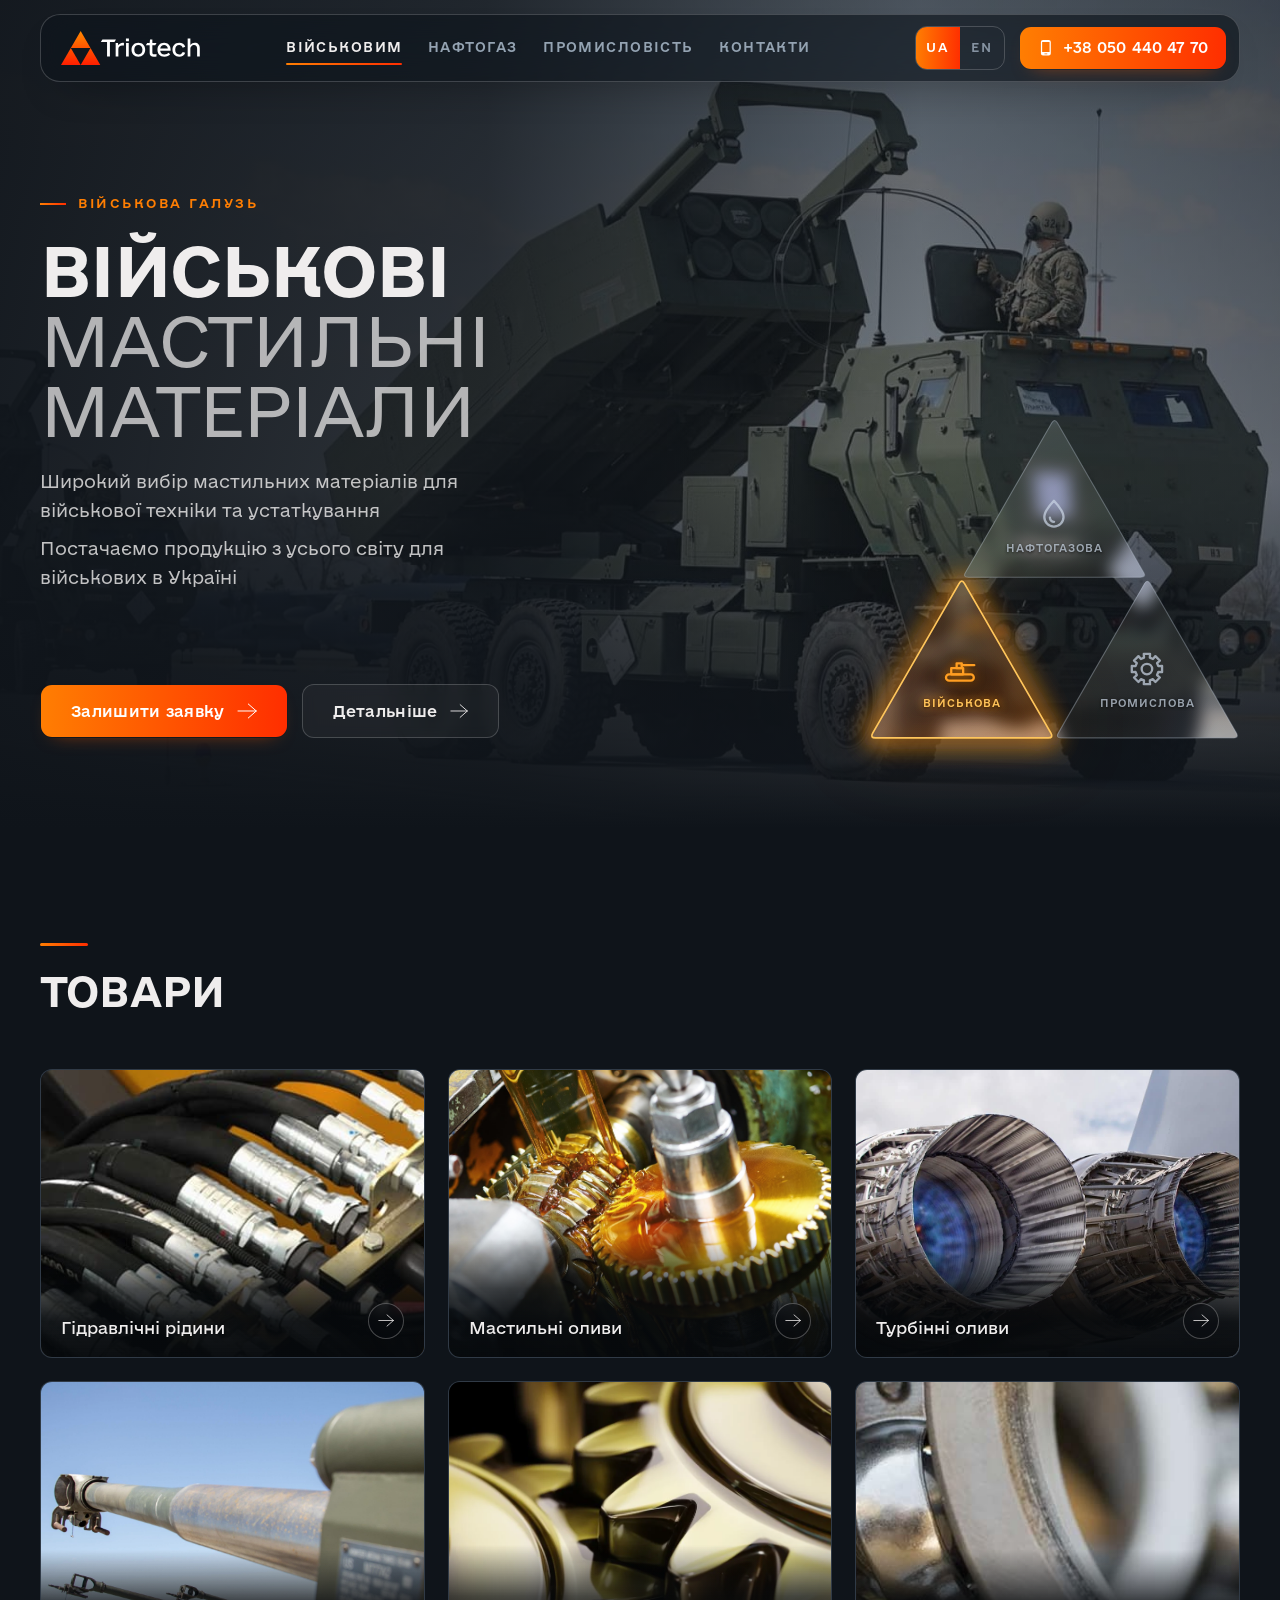
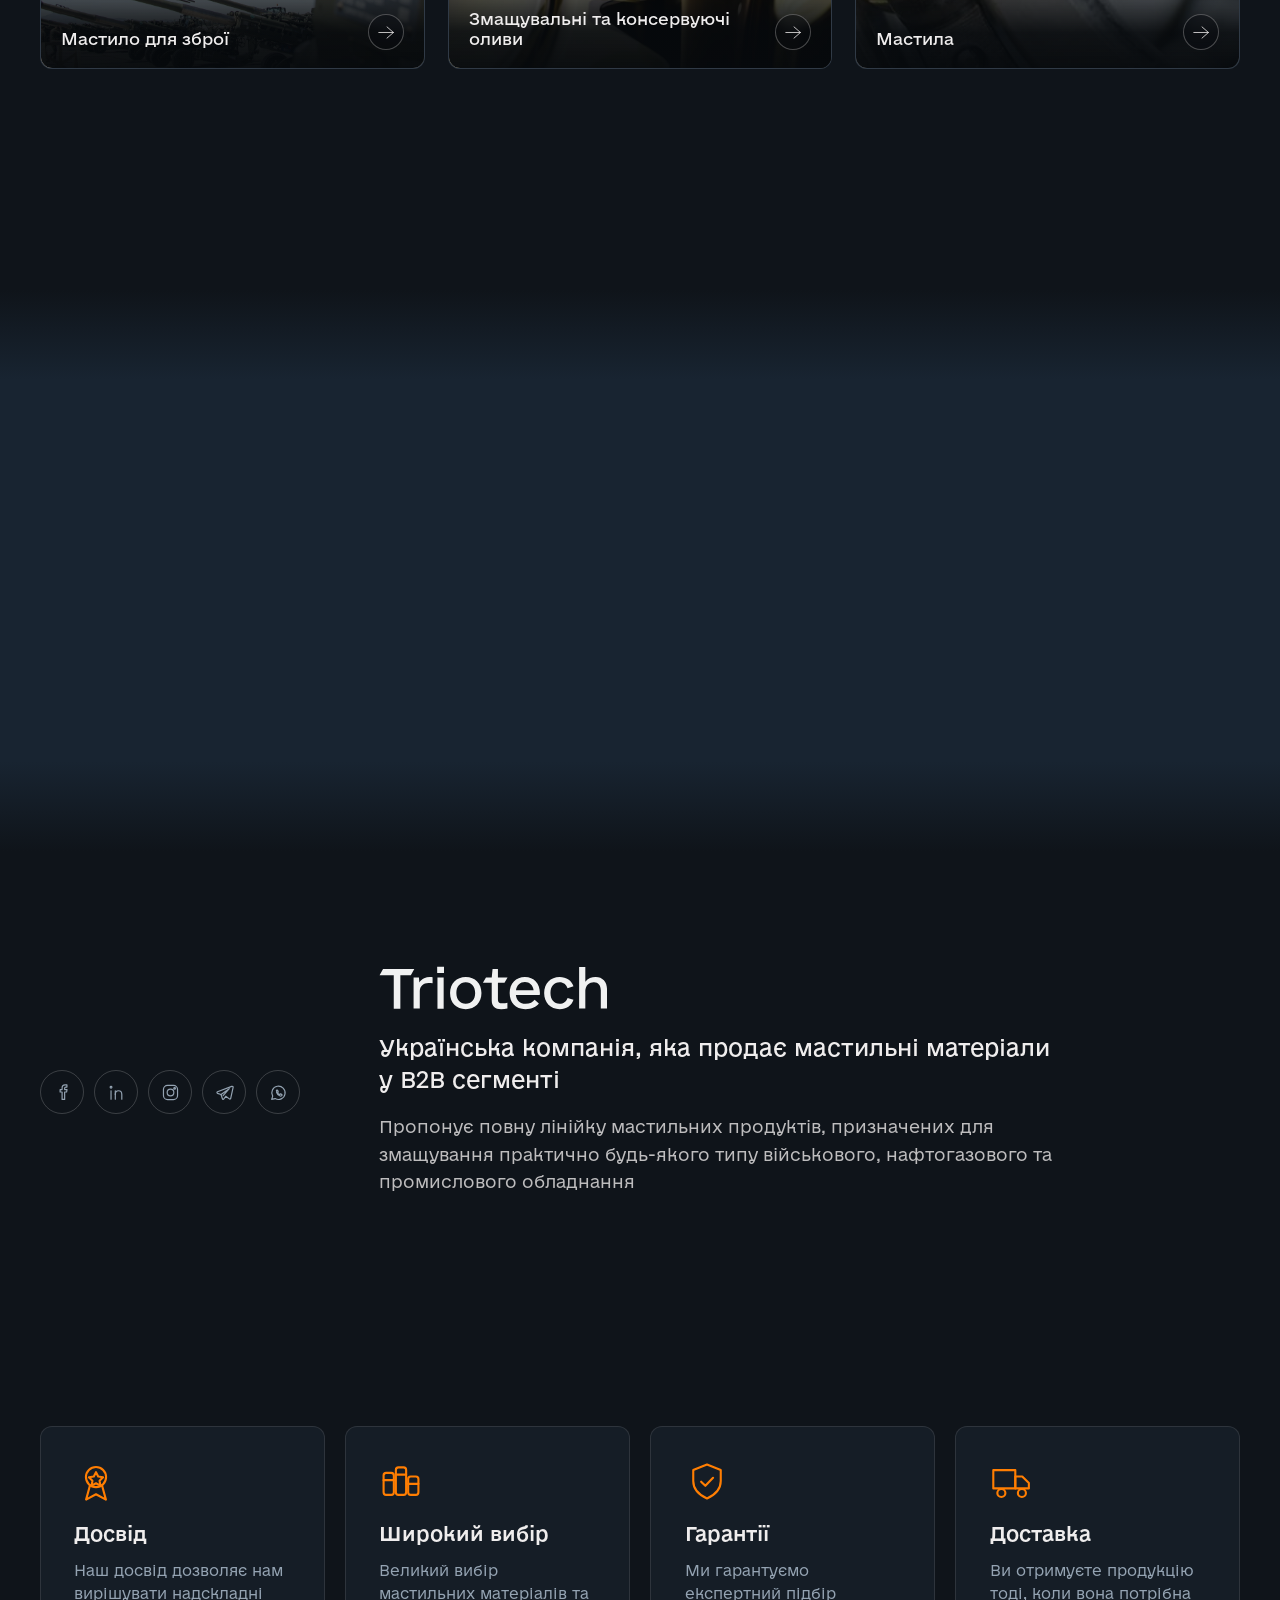
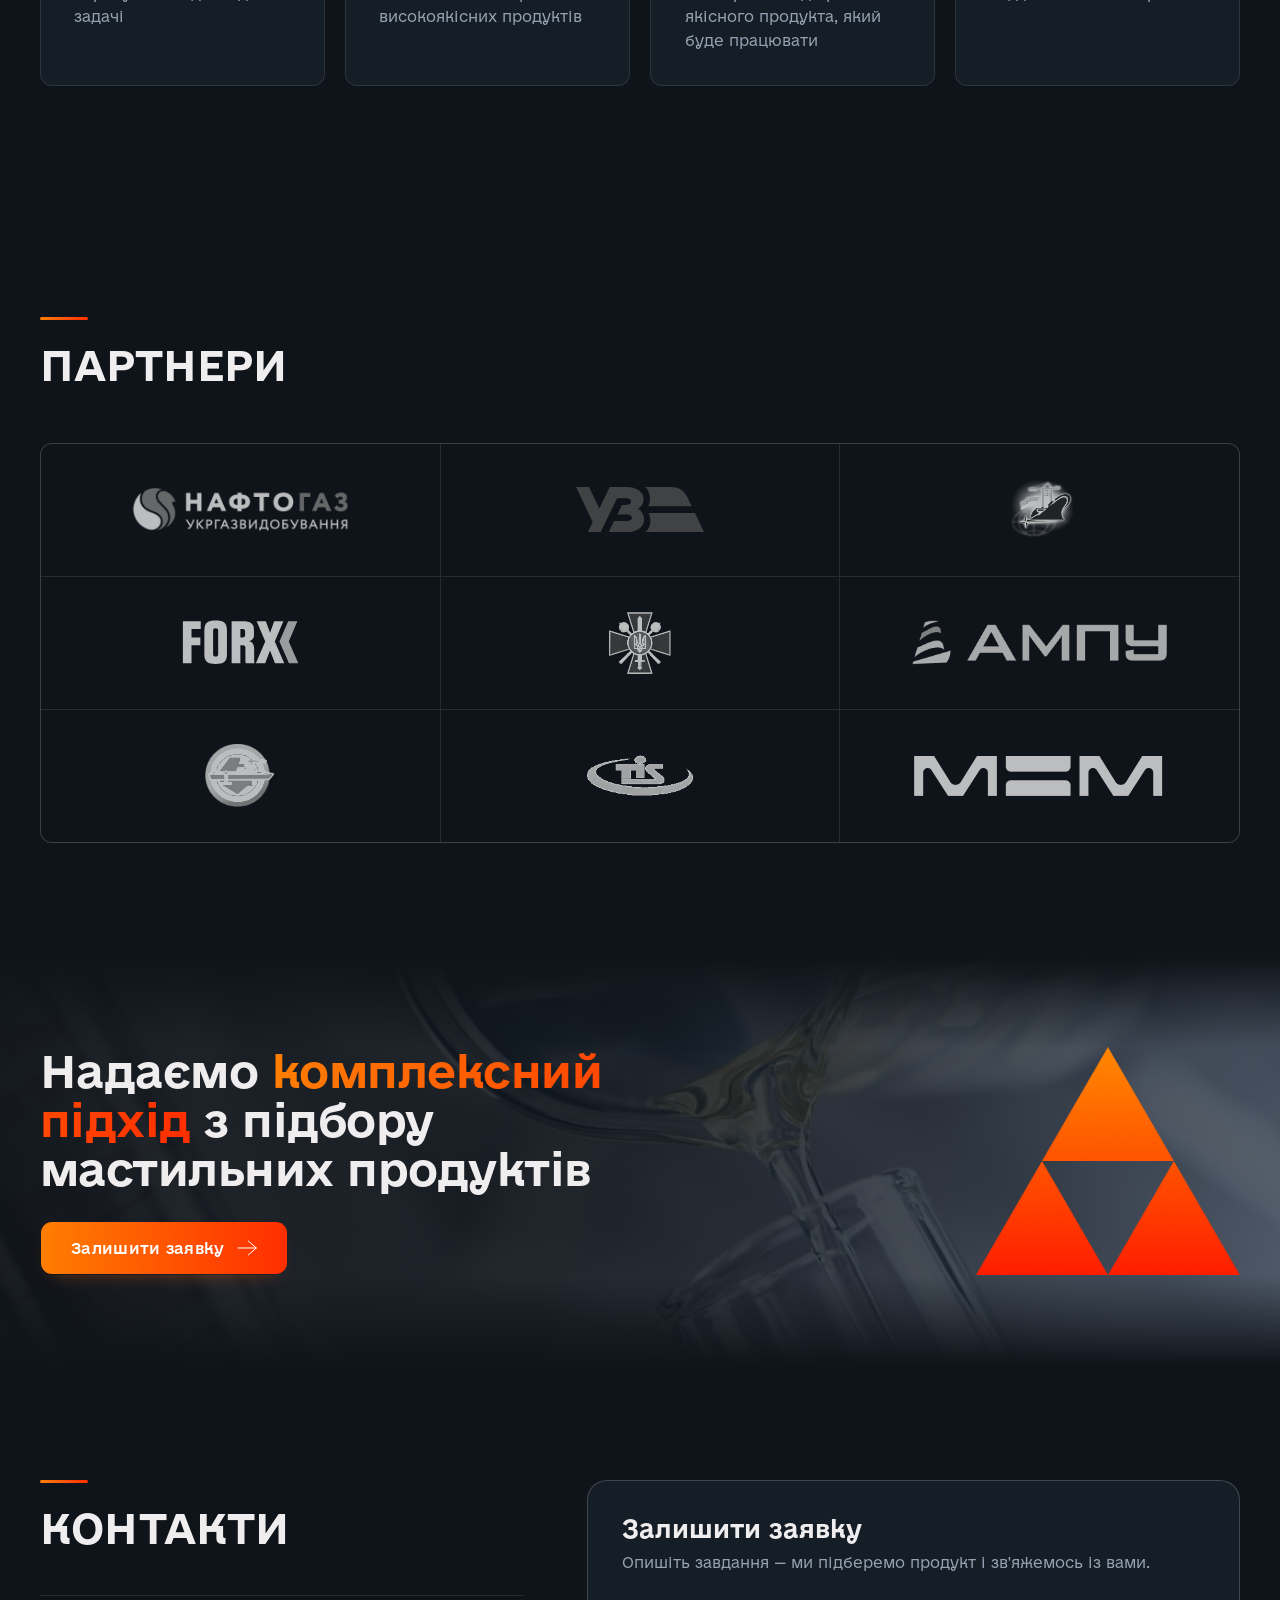
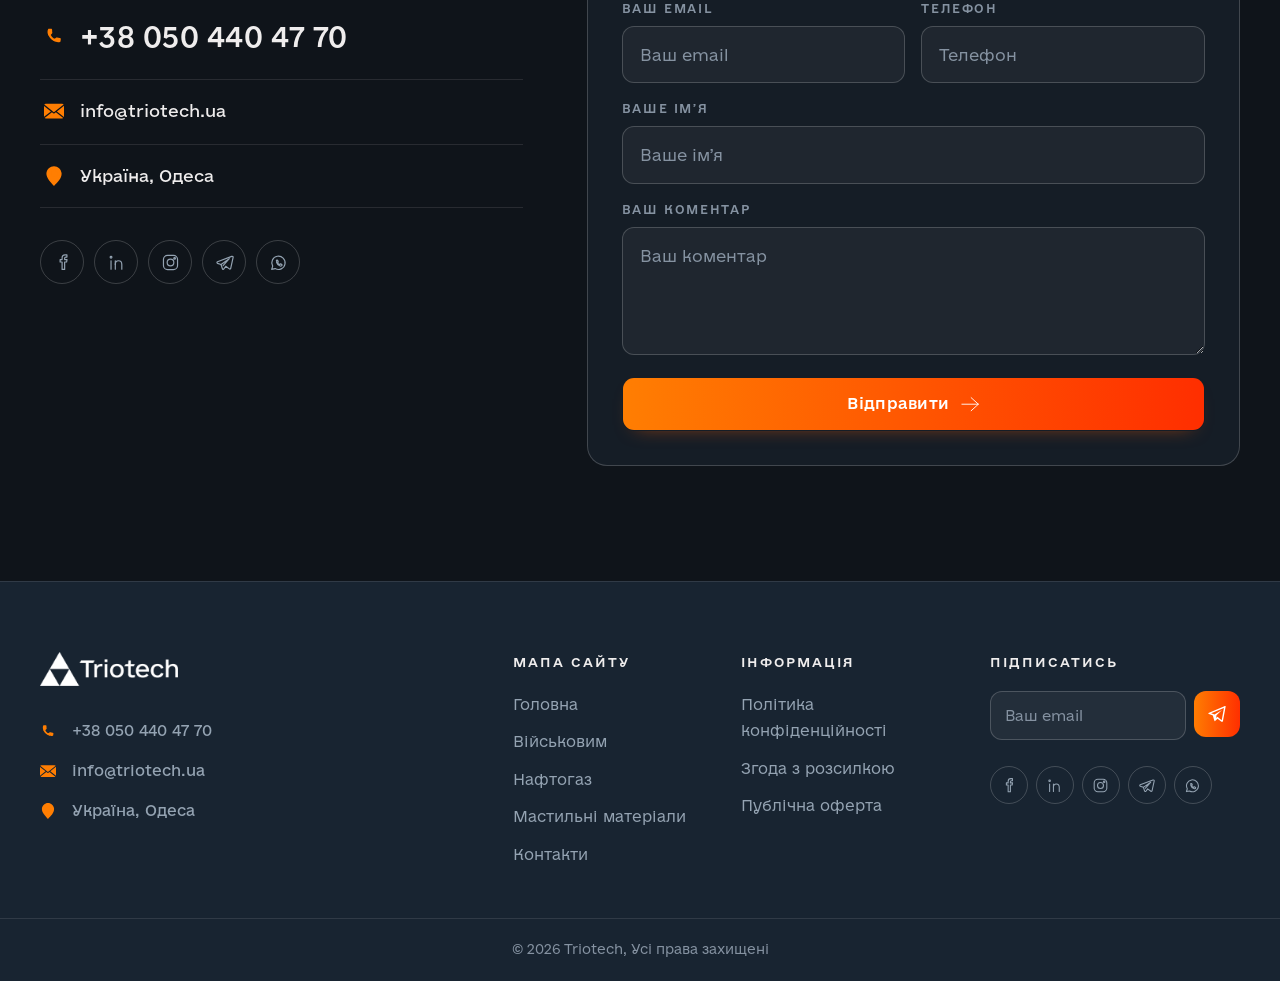
<file: Military/index.html>
<!DOCTYPE html>
<html lang="uk">
<head>
    <meta charset="UTF-8">
    <meta name="viewport"
          content="width=device-width, user-scalable=no, initial-scale=1.0, maximum-scale=1.0, minimum-scale=1.0">
    <meta http-equiv="X-UA-Compatible" content="ie=edge">
    <link rel="stylesheet" href="../css/style.css?v=39">
    <link rel="stylesheet" type="text/css" href="../vendor/slick.css?v=39"/>

    <!-- Favicon -->
    <link href="../favicon.png" rel="icon">

    <title>&#x412;&#x456;&#x439;&#x441;&#x44C;&#x43A;&#x43E;&#x432;&#x430; &#x433;&#x430;&#x43B;&#x443;&#x437;&#x44C; - Triotech</title>

    <meta property="og:type" content="website">
    <meta property="og:site_name" content="Triotech">
    <meta property="og:title" content="Triotech - Мастильні матеріали">
    <meta property="og:description" content="Українська компанія, яка продає мастильні матеріали у B2B сегменті">
    <meta property="og:url" content="/">
    <meta property="og:locale" content="uk_UA">
    <meta property="og:image" content="/img/preview.jpg">
    <meta property="og:image:width" content="968">
    <meta property="og:image:height" content="504">
</head>

<body>
<svg xmlns="http://www.w3.org/2000/svg" style="position:absolute;width:0;height:0;overflow:hidden" aria-hidden="true" focusable="false"><defs><linearGradient id="flameGrad" x1="0" y1="0" x2="1" y2="1"><stop offset="0%" stop-color="#FF7E02"/><stop offset="100%" stop-color="#FF2E00"/></linearGradient><clipPath id="tri-oilgas" clipPathUnits="objectBoundingBox"><path d="M 0.5074 0.0182 L 0.7401 0.4835 Q 0.7475 0.4983 0.7309 0.4983 L 0.2691 0.4983 Q 0.2525 0.4983 0.2599 0.4835 L 0.4926 0.0182 Q 0.5000 0.0033 0.5074 0.0182 Z"/></clipPath><clipPath id="tri-military" clipPathUnits="objectBoundingBox"><path d="M 0.2574 0.5182 L 0.4901 0.9835 Q 0.4975 0.9983 0.4809 0.9983 L 0.0191 0.9983 Q 0.0025 0.9983 0.0099 0.9835 L 0.2426 0.5182 Q 0.2500 0.5033 0.2574 0.5182 Z"/></clipPath><clipPath id="tri-industrial" clipPathUnits="objectBoundingBox"><path d="M 0.7574 0.5182 L 0.9901 0.9835 Q 0.9975 0.9983 0.9809 0.9983 L 0.5191 0.9983 Q 0.5025 0.9983 0.5099 0.9835 L 0.7426 0.5182 Q 0.7500 0.5033 0.7574 0.5182 Z"/></clipPath><linearGradient id="glassEdge" x1="0" y1="0" x2="0.75" y2="1"><stop offset="0%" stop-color="#fff" stop-opacity=".5"/><stop offset="30%" stop-color="#fff" stop-opacity=".12"/><stop offset="65%" stop-color="#fff" stop-opacity=".03"/><stop offset="100%" stop-color="#fff" stop-opacity=".16"/></linearGradient><linearGradient id="glassEdgeLit" x1="0" y1="0" x2="0.75" y2="1"><stop offset="0%" stop-color="#FFD9B0" stop-opacity=".75"/><stop offset="35%" stop-color="#FFA25A" stop-opacity=".22"/><stop offset="100%" stop-color="#FF7E02" stop-opacity=".30"/></linearGradient><filter id="triGlow" x="-60%" y="-60%" width="220%" height="220%"><feGaussianBlur stdDeviation="3.4" result="b"/><feMerge><feMergeNode in="b"/><feMergeNode in="b"/></feMerge></filter></defs><symbol viewBox="0 0 20 16" id="arrow__product"><path d="M19.286 7.994H1m10.286 6.994l8-6.994-8-6.994" stroke="currentColor" stroke-linecap="round" stroke-linejoin="round"/></symbol><symbol viewBox="0 0 20 17" id="arrow__send"><path d="M19.286 8.734H1M11.286 16l8-7.266-8-7.266" stroke="currentColor" stroke-linecap="round" stroke-linejoin="round"/></symbol><symbol viewBox="0 0 32 32" id="facebook"><path fill-rule="evenodd" clip-rule="evenodd" d="M0 5a5 5 0 015-5h22a5 5 0 015 5v22a5 5 0 01-5 5H5a5 5 0 01-5-5V5zm16 3c4.4 0 8 3.6 8 8 0 4-2.9 7.4-6.9 8v-5.7H19l.4-2.3h-2.2v-1.5c0-.6.3-1.2 1.3-1.2h1v-2s-.9-.2-1.8-.2c-1.8 0-3 1.1-3 3.1V16h-2v2.3h2v5.6C10.9 23.3 8 20 8 16c0-4.4 3.6-8 8-8z" fill="currentColor" fill-opacity=".8"/></symbol><symbol viewBox="0 0 32 32" id="instagram"><path d="M16 18.8c-1.5 0-2.8-1.2-2.8-2.8 0-1.5 1.2-2.8 2.8-2.8 1.5 0 2.8 1.2 2.8 2.8 0 1.5-1.3 2.8-2.8 2.8z" fill="currentColor" fill-opacity=".8"/><path fill-rule="evenodd" clip-rule="evenodd" d="M19.4 9.2h-6.8c-.8.1-1.2.2-1.5.3-.4.1-.7.3-1 .6-.237.237-.35.475-.485.762-.036.075-.073.155-.115.238a5.48 5.48 0 01-.052.148A3.53 3.53 0 009.2 12.6v6.8c.1.8.2 1.2.3 1.5.1.4.3.7.6 1 .237.237.475.35.762.485.075.036.155.073.238.115.046.015.095.033.148.052a3.53 3.53 0 001.352.248h6.8c.8-.1 1.2-.2 1.5-.3.4-.1.7-.3 1-.6.237-.237.35-.475.485-.762.036-.075.073-.155.115-.238.015-.046.033-.095.052-.147A3.53 3.53 0 0022.8 19.4v-6.8c-.1-.8-.2-1.2-.3-1.5-.1-.4-.3-.7-.6-1-.237-.237-.475-.35-.762-.485A11.461 11.461 0 0120.9 9.5c-.046-.015-.095-.033-.147-.052A3.53 3.53 0 0019.4 9.2zM16 11.7c-2.4 0-4.3 1.9-4.3 4.3s1.9 4.3 4.3 4.3 4.3-1.9 4.3-4.3-1.9-4.3-4.3-4.3zm5.4-.1a1 1 0 11-2 0 1 1 0 012 0z" fill="currentColor" fill-opacity=".8"/><path fill-rule="evenodd" clip-rule="evenodd" d="M0 5a5 5 0 015-5h22a5 5 0 015 5v22a5 5 0 01-5 5H5a5 5 0 01-5-5V5zm12.6 2.7h6.8c.9.1 1.5.2 2 .4.6.3 1 .5 1.5 1s.8 1 1 1.5c.2.5.4 1.1.4 2v6.8c-.1.9-.2 1.5-.4 2-.3.6-.5 1-1 1.5s-1 .8-1.5 1c-.5.2-1.1.4-2 .4h-6.8c-.9-.1-1.5-.2-2-.4-.6-.3-1-.5-1.5-1s-.8-1-1-1.5c-.2-.5-.4-1.1-.4-2v-6.8c.1-.9.2-1.5.4-2 .3-.6.5-1 1-1.5s1-.8 1.5-1c.5-.2 1.1-.4 2-.4z" fill="currentColor" fill-opacity=".8"/></symbol><symbol viewBox="0 0 32 32" id="linkedin"><path fill-rule="evenodd" clip-rule="evenodd" d="M0 5a5 5 0 015-5h22a5 5 0 015 5v22a5 5 0 01-5 5H5a5 5 0 01-5-5V5zm8.2 8.3V24h3.4V13.3H8.2zM8 9.9c0 1.1.8 1.9 1.9 1.9 1.1 0 1.9-.8 1.9-1.9C11.8 8.8 11 8 9.9 8 8.9 8 8 8.8 8 9.9zM20.6 24h3.2v-6.6c0-3.3-2-4.4-3.9-4.4-1.7 0-2.9 1.1-3.2 1.8v-1.5h-3.2V24h3.4v-5.7c0-1.5 1-2.3 2-2.3s1.7.5 1.7 2.2V24z" fill="currentColor" fill-opacity=".8"/></symbol><symbol viewBox="0 0 32 32" id="telegram"><path fill-rule="evenodd" clip-rule="evenodd" d="M5 0h22a5 5 0 015 5v22a5 5 0 01-5 5H5a5 5 0 01-5-5V5a5 5 0 015-5zm11.692 12.007c-1.433.596-4.297 1.83-8.592 3.701-.698.278-1.063.549-1.096.814-.056.449.505.625 1.27.866.104.032.212.066.322.102.752.245 1.764.53 2.29.542.477.01 1.01-.186 1.598-.59 4.013-2.709 6.084-4.078 6.214-4.108.092-.02.22-.047.305.03.087.076.078.221.069.26-.056.237-2.26 2.287-3.4 3.347-.356.33-.608.565-.66.619-.115.12-.233.233-.346.342-.699.674-1.223 1.179.029 2.004.602.396 1.083.724 1.563 1.051.525.358 1.048.714 1.725 1.158.172.113.337.23.497.344.61.436 1.16.826 1.837.764.393-.036.8-.406 1.007-1.51.488-2.61 1.447-8.263 1.669-10.592a2.602 2.602 0 00-.025-.58.621.621 0 00-.21-.4c-.176-.143-.448-.173-.57-.17-.554.009-1.405.305-5.496 2.006z" fill="currentColor" fill-opacity=".8"/></symbol><symbol viewBox="0 0 32 32" id="whatsapp"><path fill-rule="evenodd" clip-rule="evenodd" d="M12.6 21.7c1 .6 2.2.9 3.4.9 3.7 0 6.6-3 6.6-6.5 0-1.8-.6-3.4-1.9-4.7-1.3-1.2-2.9-1.9-4.7-1.9-3.6 0-6.6 3-6.6 6.6 0 1.2.3 2.4 1 3.5l.2.3-.7 2.4 2.5-.7.2.1zm5.6-4.7c.2 0 1.2.5 1.4.6.031.016.062.029.093.042.167.07.323.136.407.558.1 0 .1.4-.1.9-.1.4-.9.9-1.3.9-.068 0-.133.006-.202.012-.34.03-.786.07-2.198-.512-1.753-.701-2.968-2.4-3.309-2.877a1.856 1.856 0 00-.091-.123c-.017-.034-.052-.088-.097-.16-.221-.35-.703-1.11-.703-1.94 0-1 .5-1.5.7-1.7.2-.2.4-.2.5-.2h.4c.1 0 .3 0 .4.3.2.4.6 1.4.6 1.5 0 .033.011.067.022.1.023.067.045.133-.022.2-.05.05-.075.1-.1.15-.025.05-.05.1-.1.15l-.3.3c-.1.1-.2.2-.1.4s.5.9 1.1 1.4c.675.59 1.208.825 1.478.944.05.022.09.04.122.056.2 0 .3 0 .4-.1.05-.1.175-.25.3-.4.125-.15.25-.3.3-.4.1-.2.2-.2.4-.1z" fill="currentColor" fill-opacity=".8"/><path fill-rule="evenodd" clip-rule="evenodd" d="M0 16C0 7.163 7.163 0 16 0s16 7.163 16 16-7.163 16-16 16S0 24.837 0 16zm16-8c2.1 0 4.1.8 5.6 2.3 1.5 1.5 2.4 3.5 2.4 5.6 0 4.4-3.6 8-8 8-1.3 0-2.6-.4-3.8-1L8 24l1.1-4C8.4 18.8 8 17.4 8 16c0-4.4 3.6-8 8-8z" fill="currentColor" fill-opacity=".8"/></symbol><symbol viewBox="0 0 23 22" id="footer__tel"><path d="M6.937 7.95c1.38 3.767 2.81 5.27 6.447 6.871l-1.576 2.214c-4.176-2-6.256-5.37-7.236-8l2.365-1.084z" fill="currentColor"/><path d="M8.095 2.75c.739-.002 1.3.612 1.25 1.308-.08 1.095.005 1.884.232 2.863.124.538-.158 1.084-.606 1.436-.604.475-1.066 1.079-1.433 1.599-.509.72-2.26.669-2.646-.116-.796-1.614-1.335-4.588-.173-6.597.182-.316.55-.481.93-.483l2.446-.01zm11.208 11.945c.092-.692-.486-1.292-1.224-1.329a10.354 10.354 0 01-2.982-.562c-.55-.181-1.159.018-1.582.396-.572.51-1.262.87-1.853 1.151-.82.39-.975 2.038-.196 2.495 1.601.94 4.662 1.803 6.914.956a.993.993 0 00.619-.815l.304-2.292z" fill="currentColor"/></symbol><symbol viewBox="0 0 18 15" id="footer__mail"><path fill-rule="evenodd" clip-rule="evenodd" d="M16.349.91a1.68 1.68 0 011.32.628L8.915 8.543.24 1.666C.53 1.213 1.053.91 1.65.91h14.7zM0 12.57V2.908l6.224 4.935-6.211 4.924A1.52 1.52 0 010 12.57zm.57 1.19c.29.24.667.386 1.081.386H16.35a1.7 1.7 0 00.954-.29L10.69 8.563l-1.19.951a.942.942 0 01-1.164.003L7.129 8.56l-6.56 5.2zm11.019-5.917l6.366 5.094c.03-.118.045-.24.045-.367V2.713l-6.411 5.13z" fill="currentColor"/></symbol><symbol viewBox="0 0 16 21" id="footer__place"><path fill-rule="evenodd" clip-rule="evenodd" d="M8.002 20.979C4.942 17.616-.266 12.842.011 7.649.463 3.427 3.868.146 8.002.146c4.135 0 7.54 3.28 7.992 7.503.191 5.67-4.513 9.593-7.992 13.33z" fill="currentColor"/><path d="M11.525 8.265A3.264 3.264 0 118.263 5a3.264 3.264 0 013.262 3.265z" fill="currentColor"/></symbol><symbol viewBox="0 0 26 24" id="footer__send"><path d="M24.102.266L1.012 9.944s-1.092.4-1.007 1.137c.086.738.977 1.076.977 1.076l5.81 2.088s1.754 6.144 2.1 7.313c.344 1.166.621 1.194.621 1.194.322.149.614-.089.614-.089l3.753-3.655 5.85 4.792c1.583.737 2.16-.8 2.16-.8L26 .852c0-1.475-1.898-.585-1.898-.585zM20.014 21.22l-6.259-5.125-1.942 1.891.427-4.023L20.583 6 9.21 12.799l-5.044-1.813 19.245-8.067-3.398 18.3z" fill="currentColor"/></symbol><symbol viewBox="0 0 21 33" id="header-tel"><path d="M16.042 0H4.375A4.37 4.37 0 000 4.375v23.333a4.37 4.37 0 004.375 4.375h11.667a4.37 4.37 0 004.375-4.375V4.375A4.37 4.37 0 0016.042 0zm-2.917 29.167H7.292v-1.459h5.833v1.459zm4.74-4.375H2.552V4.375h15.313v20.417z" fill="currentColor"/></symbol><symbol viewBox="0 0 19 19" id="popup-close"><path d="M9.5 7.438L16.718.219l2.062 2.062-7.218 7.22 7.218 7.218-2.062 2.062L9.5 11.562l-7.22 7.219-2.06-2.062L7.437 9.5.22 2.281 2.28.22 9.5 7.438z" fill="currentColor"/></symbol></svg>
<header b-qltympal5c class="header">
    <div b-qltympal5c class="container">
        <div b-qltympal5c class="header__wrapper">
            <div b-qltympal5c class="header__wrap">
                <a class="header__logo" href="../index.html">
                    <img src="../img/Gradient-Logo-white.svg" alt="logo">
                </a>
                <div b-qltympal5c class="header__content">
                    <nav b-qltympal5c class="header__navigation">
                        <ul b-qltympal5c class="header__list">
                            <li b-qltympal5c class="header__item">
                                <a class="header__link header__link--active" href="../Military/index.html">&#x412;&#x406;&#x419;&#x421;&#x42C;&#x41A;&#x41E;&#x412;&#x418;&#x41C;</a>
                            </li>
                            <li b-qltympal5c class="header__item">
                                <a class="header__link " href="../OilGas/index.html">&#x41D;&#x410;&#x424;&#x422;&#x41E;&#x413;&#x410;&#x417;</a>
                            </li>
                            <li b-qltympal5c class="header__item">
                                <a class="header__link " href="../Industrial/index.html">&#x41F;&#x420;&#x41E;&#x41C;&#x418;&#x421;&#x41B;&#x41E;&#x412;&#x406;&#x421;&#x422;&#x42C;</a>
                            </li>

                            <li b-qltympal5c class="header__item">
                                <a b-qltympal5c id="header__contacts" href="#contacts" class="header__link">&#x41A;&#x41E;&#x41D;&#x422;&#x410;&#x41A;&#x422;&#x418;</a>
                            </li>
                        </ul>
                    </nav>

                    <div class="lang__button lang--header"><div class="lang__list"><span class="lang__link lang__link--on">UA</span><a class="lang__link" href="../Military/en/index.html" hreflang="en">EN</a></div></div><button type="button" class="header__cta" data-quote><span>Залишити заявку</span><svg class="btn__arrow" width="20" height="16" fill="none" aria-hidden="true" focusable="false"><use href="#arrow__product" xlink:href="#arrow__product"></use></svg></button>

                    <a b-qltympal5c href="tel:&#x2B;38 050 440 47 70" class="header__tel header__tel--mobile"><svg b-qltympal5c class="header__icon" width="21" height="33">
                            <use b-qltympal5c href="#header-tel" xlink:href="#header-tel"></use>
                        </svg><span class="header__tel-num">&#x2B;38 050 440 47 70</span></a>
                </div>
                <button b-qltympal5c class="hamburger" type="button" aria-label="Меню">
                    <div b-qltympal5c class="hamburger-menu">
                        <span b-qltympal5c class="hamburger-line"></span>
                        <span b-qltympal5c class="hamburger-line"></span>
                    </div>
                </button>
            </div>
            <a b-qltympal5c href="tel:&#x2B;38 050 440 47 70" class="header__tel"><svg b-qltympal5c class="header__icon" width="21" height="33">
                    <use b-qltympal5c href="#header-tel" xlink:href="#header-tel"></use>
                </svg><span class="header__tel-num">&#x2B;38 050 440 47 70</span></a>
        </div>
    </div>
</header>
<div class="nav-scrim" aria-hidden="true"></div>

<main b-qltympal5c class="main">


<section class="start js-main">
    <div class="start__bg">
        <img src="../img/start-bg-1.jpg" alt="bg">
    </div>
    <div class="container">
        <div class="start__wrapper reveal"><p class="sector-tag"><span class="sector-tag__label">Військова галузь</span></p>
            <h1 class="start__title">ВІЙСЬКОВІ <br><span>МАСТИЛЬНІ МАТЕРІАЛИ</span></h1>
            <div class="start__desc"><p class="start__text">&#x428;&#x438;&#x440;&#x43E;&#x43A;&#x438;&#x439; &#x432;&#x438;&#x431;&#x456;&#x440; &#x43C;&#x430;&#x441;&#x442;&#x438;&#x43B;&#x44C;&#x43D;&#x438;&#x445; &#x43C;&#x430;&#x442;&#x435;&#x440;&#x456;&#x430;&#x43B;&#x456;&#x432; &#x434;&#x43B;&#x44F; &#x432;&#x456;&#x439;&#x441;&#x44C;&#x43A;&#x43E;&#x432;&#x43E;&#x457; &#x442;&#x435;&#x445;&#x43D;&#x456;&#x43A;&#x438; &#x442;&#x430; &#x443;&#x441;&#x442;&#x430;&#x442;&#x43A;&#x443;&#x432;&#x430;&#x43D;&#x43D;&#x44F;</p>
            <p class="start__text">&#x41F;&#x43E;&#x441;&#x442;&#x430;&#x447;&#x430;&#x454;&#x43C;&#x43E; &#x43F;&#x440;&#x43E;&#x434;&#x443;&#x43A;&#x446;&#x456;&#x44E; &#x437; &#x443;&#x441;&#x44C;&#x43E;&#x433;&#x43E; &#x441;&#x432;&#x456;&#x442;&#x443; &#x434;&#x43B;&#x44F; &#x432;&#x456;&#x439;&#x441;&#x44C;&#x43A;&#x43E;&#x432;&#x438;&#x445; &#x432; &#x423;&#x43A;&#x440;&#x430;&#x457;&#x43D;&#x456;</p>
        </div></div><nav class="start__navigation triad-nav" aria-label="Галузі"><ul class="triad-nav__list"><li class="triad-nav__item triad-nav__item--oilgas"><a class="triad-nav__link" href="../OilGas/index.html"><span class="triad-nav__glass"></span><span class="triad-nav__inner"><svg class="triad-nav__ico" viewBox="0 0 24 24" fill="none" stroke="currentColor" stroke-width="1.5" stroke-linecap="round" stroke-linejoin="round" aria-hidden="true" focusable="false"><path d="M12 3.4c0 0 6.2 6.6 6.2 10.5a6.2 6.2 0 1 1-12.4 0C5.8 10 12 3.4 12 3.4z"/><path d="M9.4 14.3a2.7 2.7 0 0 0 2.7 2.7"/></svg><span class="triad-nav__label">Нафтогазова</span></span></a><svg class="triad-nav__glow" viewBox="0 0 100 86.6" preserveAspectRatio="none" aria-hidden="true" focusable="false"><path d="M 50.7425 1.5747 L 74.0075 41.8696 Q 74.7500 43.1557 73.2650 43.1557 L 26.7350 43.1557 Q 25.2500 43.1557 25.9925 41.8696 L 49.2575 1.5747 Q 50.0000 0.2887 50.7425 1.5747 Z"/></svg></li><li class="triad-nav__item triad-nav__item--military is-active"><a class="triad-nav__link" href="../Military/index.html" aria-current="page"><span class="triad-nav__glass"></span><span class="triad-nav__inner"><svg class="triad-nav__ico" viewBox="0 0 24 24" fill="none" stroke="currentColor" stroke-width="1.5" stroke-linecap="round" stroke-linejoin="round" aria-hidden="true" focusable="false"><rect x="2" y="15.4" width="18" height="4.1" rx="2"/><path d="M5.4 11.4h7.7v4H5.4z"/><path d="M8.9 8.3h3.3v3.1H8.9z"/><path d="M12.2 9.5h8.1"/></svg><span class="triad-nav__label">Військова</span></span></a><svg class="triad-nav__glow" viewBox="0 0 100 86.6" preserveAspectRatio="none" aria-hidden="true" focusable="false"><path d="M 25.7425 44.8747 L 49.0075 85.1696 Q 49.7500 86.4557 48.2650 86.4557 L 1.7350 86.4557 Q 0.2500 86.4557 0.9925 85.1696 L 24.2575 44.8747 Q 25.0000 43.5887 25.7425 44.8747 Z"/></svg></li><li class="triad-nav__item triad-nav__item--industrial"><a class="triad-nav__link" href="../Industrial/index.html"><span class="triad-nav__glass"></span><span class="triad-nav__inner"><svg class="triad-nav__ico" viewBox="0 0 24 24" fill="none" stroke="currentColor" stroke-width="1.5" stroke-linecap="round" stroke-linejoin="round" aria-hidden="true" focusable="false"><path d="M 19.36 10.11 L 21.79 9.97 L 21.79 14.03 L 19.36 13.89 L 18.54 15.87 L 20.36 17.49 L 17.49 20.36 L 15.87 18.54 L 13.89 19.36 L 14.03 21.79 L 9.97 21.79 L 10.11 19.36 L 8.13 18.54 L 6.51 20.36 L 3.64 17.49 L 5.46 15.87 L 4.64 13.89 L 2.21 14.03 L 2.21 9.97 L 4.64 10.11 L 5.46 8.13 L 3.64 6.51 L 6.51 3.64 L 8.13 5.46 L 10.11 4.64 L 9.97 2.21 L 14.03 2.21 L 13.89 4.64 L 15.87 5.46 L 17.49 3.64 L 20.36 6.51 L 18.54 8.13 Z"/><circle cx="12" cy="12" r="3.4"/></svg><span class="triad-nav__label">Промислова</span></span></a><svg class="triad-nav__glow" viewBox="0 0 100 86.6" preserveAspectRatio="none" aria-hidden="true" focusable="false"><path d="M 75.7425 44.8747 L 99.0075 85.1696 Q 99.7500 86.4557 98.2650 86.4557 L 51.7350 86.4557 Q 50.2500 86.4557 50.9925 85.1696 L 74.2575 44.8747 Q 75.0000 43.5887 75.7425 44.8747 Z"/></svg></li></ul><svg class="triad-nav__edges" viewBox="0 0 100 86.6" preserveAspectRatio="none" aria-hidden="true" focusable="false"><path class="triad-edge" d="M 50.7425 1.5747 L 74.0075 41.8696 Q 74.7500 43.1557 73.2650 43.1557 L 26.7350 43.1557 Q 25.2500 43.1557 25.9925 41.8696 L 49.2575 1.5747 Q 50.0000 0.2887 50.7425 1.5747 Z"/><path class="triad-edge is-lit" d="M 25.7425 44.8747 L 49.0075 85.1696 Q 49.7500 86.4557 48.2650 86.4557 L 1.7350 86.4557 Q 0.2500 86.4557 0.9925 85.1696 L 24.2575 44.8747 Q 25.0000 43.5887 25.7425 44.8747 Z"/><path class="triad-edge" d="M 75.7425 44.8747 L 99.0075 85.1696 Q 99.7500 86.4557 98.2650 86.4557 L 51.7350 86.4557 Q 50.2500 86.4557 50.9925 85.1696 L 74.2575 44.8747 Q 75.0000 43.5887 75.7425 44.8747 Z"/></svg></nav><div class="start__buttons"><button class="start__btn start__btn--defolt"><span>&#x417;&#x430;&#x43B;&#x438;&#x448;&#x438;&#x442;&#x438; &#x437;&#x430;&#x44F;&#x432;&#x43A;&#x443;</span><svg class="btn__arrow" width="20" height="16" aria-hidden="true" focusable="false" fill="none"><use href="#arrow__product" xlink:href="#arrow__product"></use></svg></button><a href="#product" class="start__btn start__btn--grad">
                &#x414;&#x435;&#x442;&#x430;&#x43B;&#x44C;&#x43D;&#x456;&#x448;&#x435;
                <svg class="start__icon" width="20" height="16" fill="none">
                    <use href="#arrow__product" xlink:href="#arrow__product"></use>
                </svg>
            </a></div>
</section>

<section id="product" class="product">
    <div class="container">
        <h2 class="btn btn--product no-click reveal">&#x422;&#x41E;&#x412;&#x410;&#x420;&#x418;</h2>

        <ul class="product__list reveal-stagger">
            <li class="product__item">
                <div class="product__header">
                    <img src="../img/product-1.png" alt="product">
                </div>
                <div class="product__content">
                    <h3 class="product__name">&#x413;&#x456;&#x434;&#x440;&#x430;&#x432;&#x43B;&#x456;&#x447;&#x43D;&#x456; &#x440;&#x456;&#x434;&#x438;&#x43D;&#x438;</h3><span class="product__arrow"><svg width="20" height="16" aria-hidden="true" focusable="false" fill="none"><use href="#arrow__product" xlink:href="#arrow__product"></use></svg></span>
                </div>
            </li>

            <li class="product__item">
                <div class="product__header">
                    <img src="../img/product-2.jpeg" alt="product">
                </div>
                <div class="product__content">
                    <h3 class="product__name">&#x41C;&#x430;&#x441;&#x442;&#x438;&#x43B;&#x44C;&#x43D;&#x456; &#x43E;&#x43B;&#x438;&#x432;&#x438;</h3><span class="product__arrow"><svg width="20" height="16" aria-hidden="true" focusable="false" fill="none"><use href="#arrow__product" xlink:href="#arrow__product"></use></svg></span>
                </div>
            </li>

            <li class="product__item">
                <div class="product__header">
                    <img src="../img/product-3.jpeg" alt="product">
                </div>
                <div class="product__content">
                    <h3 class="product__name">&#x422;&#x443;&#x440;&#x431;&#x456;&#x43D;&#x43D;&#x456; &#x43E;&#x43B;&#x438;&#x432;&#x438;</h3><span class="product__arrow"><svg width="20" height="16" aria-hidden="true" focusable="false" fill="none"><use href="#arrow__product" xlink:href="#arrow__product"></use></svg></span>
                </div>
            </li>

            <li class="product__item">
                <div class="product__header">
                    <img src="../img/product-4.jpeg" alt="product">
                </div>
                <div class="product__content">
                    <h3 class="product__name">&#x41C;&#x430;&#x441;&#x442;&#x438;&#x43B;&#x43E; &#x434;&#x43B;&#x44F; &#x437;&#x431;&#x440;&#x43E;&#x457;</h3><span class="product__arrow"><svg width="20" height="16" aria-hidden="true" focusable="false" fill="none"><use href="#arrow__product" xlink:href="#arrow__product"></use></svg></span>
                </div>
            </li>

            <li class="product__item">
                <div class="product__header">
                    <img src="../img/product-5.webp" alt="product">
                </div>
                <div class="product__content">
                    <h3 class="product__name">&#x417;&#x43C;&#x430;&#x449;&#x443;&#x432;&#x430;&#x43B;&#x44C;&#x43D;&#x456; &#x442;&#x430; &#x43A;&#x43E;&#x43D;&#x441;&#x435;&#x440;&#x432;&#x443;&#x44E;&#x447;&#x456; &#x43E;&#x43B;&#x438;&#x432;&#x438;</h3><span class="product__arrow"><svg width="20" height="16" aria-hidden="true" focusable="false" fill="none"><use href="#arrow__product" xlink:href="#arrow__product"></use></svg></span>
                </div>
            </li>

            <li class="product__item">
                <div class="product__header">
                    <img src="../img/product-6.jpeg" alt="product">
                </div>
                <div class="product__content">
                    <h3 class="product__name">&#x41C;&#x430;&#x441;&#x442;&#x438;&#x43B;&#x430;</h3><span class="product__arrow"><svg width="20" height="16" aria-hidden="true" focusable="false" fill="none"><use href="#arrow__product" xlink:href="#arrow__product"></use></svg></span>
                </div>
            </li>

            <li class="product__item extra">
                <div class="product__header">
                    <img src="../img/product-7.webp" alt="product">
                </div>
                <div class="product__content">
                    <h3 class="product__name">&#x422;&#x440;&#x430;&#x43D;&#x441;&#x43C;&#x456;&#x441;&#x456;&#x439;&#x43D;&#x456; &#x440;&#x456;&#x434;&#x438;&#x43D;&#x438;</h3><span class="product__arrow"><svg width="20" height="16" aria-hidden="true" focusable="false" fill="none"><use href="#arrow__product" xlink:href="#arrow__product"></use></svg></span>
                </div>
            </li>

            <li class="product__item extra">
                <div class="product__header">
                    <img src="../img/product-8.jpeg" alt="product">
                </div>
                <div class="product__content">
                    <h3 class="product__name">&#x41E;&#x445;&#x43E;&#x43B;&#x43E;&#x434;&#x436;&#x443;&#x44E;&#x447;&#x456; &#x440;&#x456;&#x434;&#x438;&#x43D;&#x438;</h3><span class="product__arrow"><svg width="20" height="16" aria-hidden="true" focusable="false" fill="none"><use href="#arrow__product" xlink:href="#arrow__product"></use></svg></span>
                </div>
            </li>

            <li class="product__item extra">
                <div class="product__header">
                    <img src="../img/product-9.webp" alt="product">
                </div>
                <div class="product__content">
                    <h3 class="product__name">&#x406;&#x43D;&#x448;&#x456; &#x43C;&#x430;&#x441;&#x442;&#x438;&#x43B;&#x44C;&#x43D;&#x456; &#x43C;&#x430;&#x442;&#x435;&#x440;&#x456;&#x430;&#x43B;&#x438;</h3><span class="product__arrow"><svg width="20" height="16" aria-hidden="true" focusable="false" fill="none"><use href="#arrow__product" xlink:href="#arrow__product"></use></svg></span>
                </div>
            </li>
        </ul>

        <div class="product__foot reveal"><button id="productMore" class="product__more">&#x411;&#x456;&#x43B;&#x44C;&#x448;&#x435; &#x442;&#x43E;&#x432;&#x430;&#x440;&#x456;&#x432;
            <svg class="product__icon" width="20" height="16" fill="none">
                <use href="#arrow__product" xlink:href="#arrow__product"></use>
            </svg>
        </button><button class="products__btn quote"><span>&#x417;&#x430;&#x43B;&#x438;&#x448;&#x438;&#x442;&#x438; &#x437;&#x430;&#x44F;&#x432;&#x43A;&#x443;</span><svg class="btn__arrow" width="20" height="16" aria-hidden="true" focusable="false" fill="none"><use href="#arrow__product" xlink:href="#arrow__product"></use></svg></button></div>
    </div>
</section>

<section b-qltympal5c class="brands">
    <div b-qltympal5c class="container">
        <h2 b-qltympal5c class="btn btn--brands no-click reveal">&#x411;&#x420;&#x415;&#x41D;&#x414;&#x418;</h2>


        <div b-qltympal5c class="brands__swiper reveal">
            <div b-qltympal5c class="brands__wrapper"><div b-qltympal5c class="brands__slide">
                    <div b-qltympal5c class="brands__header">
                        <img src="../img/brands-2.svg" alt="brands">
                    </div>
                    <h3 b-qltympal5c class="brands__name">
                        Valvoline
                    </h3>
                </div><div b-qltympal5c class="brands__slide">
                    <div b-qltympal5c class="brands__header">
                        <img src="../img/brands-4.png" alt="brands">
                    </div>
                    <h3 b-qltympal5c class="brands__name">
                        Caterpillar
                    </h3>
                </div><div b-qltympal5c class="brands__slide">
                    <div b-qltympal5c class="brands__header">
                        <img src="../img/brands-6.png" alt="brands">
                    </div>
                    <h3 b-qltympal5c class="brands__name">
                        Aluchem
                    </h3>
                </div><div b-qltympal5c class="brands__slide">
                    <div b-qltympal5c class="brands__header">
                        <img src="../img/brands-5.png" alt="brands">
                    </div>
                    <h3 b-qltympal5c class="brands__name">
                        Champion
                    </h3>
                </div><div b-qltympal5c class="brands__slide">
                    <div b-qltympal5c class="brands__header">
                        <img src="../img/brands-7.png" alt="brands">
                    </div>
                    <h3 b-qltympal5c class="brands__name">
                        Bechem
                    </h3>
                </div><div b-qltympal5c class="brands__slide">
                    <div b-qltympal5c class="brands__header">
                        <img src="../img/brands-3.png" alt="brands">
                    </div>
                    <h3 b-qltympal5c class="brands__name">
                        Cyclon
                    </h3>
                </div><div b-qltympal5c class="brands__slide">
                    <div b-qltympal5c class="brands__header">
                        <img src="../img/brands-1.png" alt="brands">
                    </div>
                    <h3 b-qltympal5c class="brands__name">
                        OCRI
                    </h3>
                </div></div>
        </div>

        <div b-qltympal5c class="brands__navigation reveal">
            <button b-qltympal5c class="brands__prev" type="button" aria-label="Попередній бренд"><svg viewBox="0 0 24 22" aria-hidden="true" focusable="false"><path d="M15 5l-6 6 6 6" fill="none" stroke="currentColor" stroke-width="2" stroke-linecap="round" stroke-linejoin="round"/></svg></button>
            <button b-qltympal5c class="brands__next" type="button" aria-label="Наступний бренд"><svg viewBox="0 0 24 22" aria-hidden="true" focusable="false"><path d="M9 5l6 6-6 6" fill="none" stroke="currentColor" stroke-width="2" stroke-linecap="round" stroke-linejoin="round"/></svg></button>
        </div>

        <div b-qltympal5c class="brands__decor">
            <img src="../img/brands-decor.png" alt="decor">
        </div>
    </div>

</section>

<section b-qltympal5c class="about">
    <div b-qltympal5c class="container">
        <div b-qltympal5c class="about__bg">
            <img src="../img/about-logo.png" alt="bg">
        </div>
        <div b-qltympal5c class="about__left">
            <h2 b-qltympal5c class="btn btn--about no-click reveal">&#x41F;&#x420;&#x41E; &#x41D;&#x410;&#x421;</h2>
            
            <ul b-qltympal5c class="social__list social__list--about">
                <li b-qltympal5c class="social__item">
                    <a b-qltympal5c href="https://www.facebook.com/profile.php?id=100087215003059" class="social__link">
                        <svg viewBox="0 0 24 24" fill="none" stroke="currentColor" stroke-width="1.5" stroke-linecap="round" stroke-linejoin="round" aria-hidden="true" focusable="false"><path d="M14.7 8.3V6.6c0-.8.6-1.4 1.4-1.4h1.5V2.3h-2.4c-2.2 0-3.7 1.6-3.7 4v2H9v3.1h2.5v9.4h3.2v-9.4h2.5l.5-3.1z"/></svg>
                    </a>
                </li>
                <li b-qltympal5c class="social__item">
                    <a b-qltympal5c href="https://www.linkedin.com/company/triotech-llc/" class="social__link">
                        <svg viewBox="0 0 24 24" fill="none" stroke="currentColor" stroke-width="1.5" stroke-linecap="round" stroke-linejoin="round" aria-hidden="true" focusable="false"><circle cx="5.1" cy="5.3" r="1.1"/><path d="M5.1 9.8v10.6"/><path d="M10.5 20.4V9.8"/><path d="M10.5 14.4c0-2.6 1.7-4.6 4.1-4.6 2.4 0 4.1 2 4.1 4.6v6"/></svg>
                    </a>
                </li>
                <li b-qltympal5c class="social__item">
                    <a b-qltympal5c href="https://www.instagram.com/triotech_ukraine_/" class="social__link ">
                        <svg viewBox="0 0 24 24" fill="none" stroke="currentColor" stroke-width="1.5" stroke-linecap="round" stroke-linejoin="round" aria-hidden="true" focusable="false"><rect x="3.1" y="3.1" width="17.8" height="17.8" rx="5.2"/><circle cx="12" cy="12" r="4.2"/><circle cx="17.2" cy="6.8" r="1.05"/></svg>
                    </a>
                </li>
                <li b-qltympal5c class="social__item">
                    <a b-qltympal5c href="https://t.me/triotech_ukraine" class="social__link">
                        <svg viewBox="0 0 24 24" fill="none" stroke="currentColor" stroke-width="1.5" stroke-linecap="round" stroke-linejoin="round" aria-hidden="true" focusable="false"><path d="M21.1 4.2 3.1 11.1c-.9.35-.87 1.62.03 1.93l4.5 1.55 1.72 5.28c.27.82 1.34.99 1.84.29l2.45-3.44 4.53 3.34c.62.46 1.5.13 1.67-.62l3.05-13.98c.18-.82-.62-1.48-1.79-1.25z"/><path d="m7.63 14.58 10.4-7.36-7.75 8.73"/></svg>
                    </a>
                </li>
                <li b-qltympal5c class="social__item">
                    <a b-qltympal5c href="https://wa.me/qr/CX3KLC3YHZDWG1" class="social__link">
                        <svg viewBox="0 0 24 24" fill="none" stroke="currentColor" stroke-width="1.5" stroke-linecap="round" stroke-linejoin="round" aria-hidden="true" focusable="false"><path d="M3.4 20.6 4.65 16.6A8.4 8.4 0 1 1 7.75 19.7z"/><path d="M9.3 9.4c.15-.35.4-.35.62-.35h.5c.18 0 .4.02.6.47l.62 1.5c.1.24 0 .42-.1.55l-.4.47c-.16.18-.24.32-.1.55.4.72 1.2 1.5 1.95 1.9.25.14.42.08.56-.08l.47-.55c.16-.18.32-.24.55-.16l1.42.7c.4.18.4.4.4.55v.47c0 .24 0 .47-.4.72-.47.3-1.2.47-1.9.24-1.9-.63-3.8-2.53-4.4-4.4-.24-.72-.1-1.42.24-1.9z"/></svg>
                    </a>
                </li>
            </ul>
        </div>
        <div b-qltympal5c class="about__right reveal">
            <h2 b-qltympal5c class="about__title">
                <img src="../img/logo-text.svg" alt="logo icon">
            </h2>
            <div b-qltympal5c class="about__wrap">
                <p b-qltympal5c class="about__text">
                    &#x423;&#x43A;&#x440;&#x430;&#x457;&#x43D;&#x441;&#x44C;&#x43A;&#x430; &#x43A;&#x43E;&#x43C;&#x43F;&#x430;&#x43D;&#x456;&#x44F;, &#x44F;&#x43A;&#x430; &#x43F;&#x440;&#x43E;&#x434;&#x430;&#x454; &#x43C;&#x430;&#x441;&#x442;&#x438;&#x43B;&#x44C;&#x43D;&#x456; &#x43C;&#x430;&#x442;&#x435;&#x440;&#x456;&#x430;&#x43B;&#x438; &#x443; B2B &#x441;&#x435;&#x433;&#x43C;&#x435;&#x43D;&#x442;&#x456;
                </p>
                <p b-qltympal5c class="about__text">&#x41F;&#x440;&#x43E;&#x43F;&#x43E;&#x43D;&#x443;&#x454; &#x43F;&#x43E;&#x432;&#x43D;&#x443; &#x43B;&#x456;&#x43D;&#x456;&#x439;&#x43A;&#x443; &#x43C;&#x430;&#x441;&#x442;&#x438;&#x43B;&#x44C;&#x43D;&#x438;&#x445; &#x43F;&#x440;&#x43E;&#x434;&#x443;&#x43A;&#x442;&#x456;&#x432;, &#x43F;&#x440;&#x438;&#x437;&#x43D;&#x430;&#x447;&#x435;&#x43D;&#x438;&#x445; &#x434;&#x43B;&#x44F; &#x437;&#x43C;&#x430;&#x449;&#x443;&#x432;&#x430;&#x43D;&#x43D;&#x44F; &#x43F;&#x440;&#x430;&#x43A;&#x442;&#x438;&#x447;&#x43D;&#x43E; &#x431;&#x443;&#x434;&#x44C;-&#x44F;&#x43A;&#x43E;&#x433;&#x43E; &#x442;&#x438;&#x43F;&#x443; &#x432;&#x456;&#x439;&#x441;&#x44C;&#x43A;&#x43E;&#x432;&#x43E;&#x433;&#x43E;, &#x43D;&#x430;&#x444;&#x442;&#x43E;&#x433;&#x430;&#x437;&#x43E;&#x432;&#x43E;&#x433;&#x43E; &#x442;&#x430; &#x43F;&#x440;&#x43E;&#x43C;&#x438;&#x441;&#x43B;&#x43E;&#x432;&#x43E;&#x433;&#x43E; &#x43E;&#x431;&#x43B;&#x430;&#x434;&#x43D;&#x430;&#x43D;&#x43D;&#x44F;</p></div>
            </div>
        </div>


    </div>
    <div b-qltympal5c class="about__decor">
        <img src="../img/about-decor.png" alt="decor">
    </div>
</section>

<section b-qltympal5c class="why">
    <div b-qltympal5c class="container">
        <ul b-qltympal5c class="why__list reveal-stagger">
            <li b-qltympal5c class="why__item">
                <div b-qltympal5c class="why__header">
                    <span class="why__icon"><svg viewBox="0 0 24 24" aria-hidden="true" focusable="false"><circle cx="12" cy="9.3" r="5.5"/><path d="M12 6.6l1.2 2.42 2.68.39-1.94 1.89.46 2.66L12 12.7l-2.4 1.26.46-2.66-1.94-1.89 2.68-.39z"/><path d="M8.7 13.9 6.6 21.6l5.4-2.9 5.4 2.9-2.1-7.7"/></svg></span>
                    <h2 b-qltympal5c class="why__title">&#x414;&#x43E;&#x441;&#x432;&#x456;&#x434;</h2>
                </div>
                <p b-qltympal5c class="why__text">&#x41D;&#x430;&#x448; &#x434;&#x43E;&#x441;&#x432;&#x456;&#x434; &#x434;&#x43E;&#x437;&#x432;&#x43E;&#x43B;&#x44F;&#x454; &#x43D;&#x430;&#x43C; &#x432;&#x438;&#x440;&#x456;&#x448;&#x443;&#x432;&#x430;&#x442;&#x438; &#x43D;&#x430;&#x434;&#x441;&#x43A;&#x43B;&#x430;&#x434;&#x43D;&#x456; &#x437;&#x430;&#x434;&#x430;&#x447;&#x456;</p>
            </li>

            <li b-qltympal5c class="why__item">
                <div b-qltympal5c class="why__header">
                    <span class="why__icon"><svg viewBox="0 0 24 24" aria-hidden="true" focusable="false"><rect x="2.5" y="7" width="5.6" height="12" rx="1.4"/><rect x="9.2" y="4" width="5.6" height="15" rx="1.4"/><rect x="15.9" y="9" width="5.6" height="10" rx="1.4"/><path d="M2.5 11h5.6M9.2 8h5.6M15.9 13h5.6"/></svg></span>
                    <h2 b-qltympal5c class="why__title">&#x428;&#x438;&#x440;&#x43E;&#x43A;&#x438;&#x439; &#x432;&#x438;&#x431;&#x456;&#x440;</h2>
                </div>
                <p b-qltympal5c class="why__text">&#x412;&#x435;&#x43B;&#x438;&#x43A;&#x438;&#x439; &#x432;&#x438;&#x431;&#x456;&#x440; &#x43C;&#x430;&#x441;&#x442;&#x438;&#x43B;&#x44C;&#x43D;&#x438;&#x445; &#x43C;&#x430;&#x442;&#x435;&#x440;&#x456;&#x430;&#x43B;&#x456;&#x432; &#x442;&#x430; &#x432;&#x438;&#x441;&#x43E;&#x43A;&#x43E;&#x44F;&#x43A;&#x456;&#x441;&#x43D;&#x438;&#x445; &#x43F;&#x440;&#x43E;&#x434;&#x443;&#x43A;&#x442;&#x456;&#x432;</p>
            </li>

            <li b-qltympal5c class="why__item">
                <div b-qltympal5c class="why__header">
                    <span class="why__icon"><svg viewBox="0 0 24 24" aria-hidden="true" focusable="false"><path d="M12 2.5l7.5 3v6c0 4.6-3.2 7.6-7.5 9.5-4.3-1.9-7.5-4.9-7.5-9.5v-6z"/><path d="M8.8 11.8l2.3 2.3 4.2-4.4"/></svg></span>
                    <h2 b-qltympal5c class="why__title">&#x413;&#x430;&#x440;&#x430;&#x43D;&#x442;&#x456;&#x457;</h2>
                </div>
                <p b-qltympal5c class="why__text">&#x41C;&#x438; &#x433;&#x430;&#x440;&#x430;&#x43D;&#x442;&#x443;&#x454;&#x43C;&#x43E; &#x435;&#x43A;&#x441;&#x43F;&#x435;&#x440;&#x442;&#x43D;&#x438;&#x439; &#x43F;&#x456;&#x434;&#x431;&#x456;&#x440; &#x44F;&#x43A;&#x456;&#x441;&#x43D;&#x43E;&#x433;&#x43E; &#x43F;&#x440;&#x43E;&#x434;&#x443;&#x43A;&#x442;&#x430;, &#x44F;&#x43A;&#x438;&#x439; &#x431;&#x443;&#x434;&#x435; &#x43F;&#x440;&#x430;&#x446;&#x44E;&#x432;&#x430;&#x442;&#x438;</p>
            </li>

            <li b-qltympal5c class="why__item">
                <div b-qltympal5c class="why__header">
                    <span class="why__icon"><svg viewBox="0 0 24 24" aria-hidden="true" focusable="false"><path d="M1.8 5.5h12v10h-12z"/><path d="M13.8 9h3.8l3.6 3.6v2.9h-7.4z"/><circle cx="6.2" cy="18" r="2.2"/><circle cx="17.4" cy="18" r="2.2"/></svg></span>
                    <h2 b-qltympal5c class="why__title">&#x414;&#x43E;&#x441;&#x442;&#x430;&#x432;&#x43A;&#x430;</h2>
                </div>
                <p b-qltympal5c class="why__text">&#x412;&#x438; &#x43E;&#x442;&#x440;&#x438;&#x43C;&#x443;&#x454;&#x442;&#x435; &#x43F;&#x440;&#x43E;&#x434;&#x443;&#x43A;&#x446;&#x456;&#x44E; &#x442;&#x43E;&#x434;&#x456;, &#x43A;&#x43E;&#x43B;&#x438; &#x432;&#x43E;&#x43D;&#x430; &#x43F;&#x43E;&#x442;&#x440;&#x456;&#x431;&#x43D;&#x430;</p>
            </li>

        </ul>
    </div>
</section>

<section b-qltympal5c class="partner">
    <div b-qltympal5c class="partner__bg">
        <img src="../img/partner-bg.png" alt="bg">
    </div>
    <div b-qltympal5c class="container">
        <h2 b-qltympal5c class="btn btn--partners no-click reveal">&#x41F;&#x410;&#x420;&#x422;&#x41D;&#x415;&#x420;&#x418;</h2>

        <ul b-qltympal5c class="partner__list reveal-stagger">
            <li b-qltympal5c class="partner__item">
                <a b-qltympal5c href="#" class="partner__link">
                    <picture b-qltympal5c class="picture partner__picture">
                        <img src="../img/partner-1.png" alt="partner">
                    </picture>
                </a>
            </li>

            <li b-qltympal5c class="partner__item">
                <a b-qltympal5c href="#" class="partner__link">
                    <picture b-qltympal5c class="picture partner__picture">
                        <img src="../img/partner-2.svg" alt="partner">
                    </picture>
                </a>
            </li>

            <li b-qltympal5c class="partner__item">
                <a b-qltympal5c href="#" class="partner__link">
                    <picture b-qltympal5c class="picture partner__picture">
                        <img src="../img/partner-3.png" alt="partner">
                    </picture>
                </a>
            </li>

            <li b-qltympal5c class="partner__item">
                <a b-qltympal5c href="#" class="partner__link">
                    <picture b-qltympal5c class="picture partner__picture">
                        <img src="../img/partner-4.svg" alt="partner">
                    </picture>
                </a>
            </li>

            <li b-qltympal5c class="partner__item">
                <a b-qltympal5c href="#" class="partner__link">
                    <picture b-qltympal5c class="picture partner__picture">
                        <img src="../img/partner-5.svg" alt="partner">
                    </picture>
                </a>
            </li>

            <li b-qltympal5c class="partner__item">
                <a b-qltympal5c href="#" class="partner__link">
                    <picture b-qltympal5c class="picture partner__picture">
                        <img src="../img/partner-6.png" alt="partner">
                    </picture>
                </a>
            </li>

            <li b-qltympal5c class="partner__item">
                <a b-qltympal5c href="#" class="partner__link">
                    <picture b-qltympal5c class="picture partner__picture">
                        <img src="../img/partner-7.png" alt="partner">
                    </picture>
                </a>
            </li>

            <li b-qltympal5c class="partner__item">
                <a b-qltympal5c href="#" class="partner__link">
                    <picture b-qltympal5c class="picture partner__picture">
                        <img src="../img/partner-8.png" alt="partner">
                    </picture>
                </a>
            </li>

            <li b-qltympal5c class="partner__item">
                <a b-qltympal5c href="#" class="partner__link">
                    <picture b-qltympal5c class="picture partner__picture">
                        <img src="../img/partner-9.png" alt="partner">
                    </picture>
                </a>
            </li>
        </ul>
    </div>
</section>

<section b-qltympal5c class="quotes">
    <div b-qltympal5c class="quotes__bg">
        <img src="../img/quotes-bg.png" alt="bg">
    </div>
    <div b-qltympal5c class="container">
        <div b-qltympal5c class="quotes__wrapper reveal">
            <h2 b-qltympal5c class="quotes__title">Надаємо <span>комплексний підхід</span> з підбору мастильних продуктів</h2>

            <button b-qltympal5c class="quotes__btn"><span>&#x417;&#x430;&#x43B;&#x438;&#x448;&#x438;&#x442;&#x438; &#x437;&#x430;&#x44F;&#x432;&#x43A;&#x443;</span><svg class="btn__arrow" width="20" height="16" aria-hidden="true" focusable="false" fill="none"><use href="#arrow__product" xlink:href="#arrow__product"></use></svg></button>
        </div>
        <div b-qltympal5c class="quotes__img reveal">
            <img src="../img/quotes-logo.png" alt="logo">
        </div>
    </div>
</section>

<section b-qltympal5c class="contact" id="contacts">
    <div b-qltympal5c class="container">
        

        <div b-qltympal5c class="contact__wrapper reveal">
            <div b-qltympal5c class="contact__left reveal"><h2 b-qltympal5c class="btn no-click reveal">&#x41A;&#x41E;&#x41D;&#x422;&#x410;&#x41A;&#x422;&#x418;</h2>
                <address b-qltympal5c class="footer__address">
                    <ul b-qltympal5c class="footer-address__list">
                        <li b-qltympal5c class="footer-address__item">
                            <a b-qltympal5c href="tel:&#x2B;38 050 440 47 70" class="footer-address__link footer-address__link--contact footer-address__link--contact-tel"><svg width="20" height="20" aria-hidden="true" focusable="false"><use href="#footer__tel" xlink:href="#footer__tel"></use></svg><span>&#x2B;38 050 440 47 70</span></a>
                        </li>

                        <li b-qltympal5c class="footer-address__item footer-address__item--contact-mail">
                            <a b-qltympal5c href="mailto:info@triotech.ua" class="footer-address__link footer-address__link--contact footer-address__link--contact-mail"><svg width="20" height="20" aria-hidden="true" focusable="false"><use href="#footer__mail" xlink:href="#footer__mail"></use></svg><span>info@triotech.ua</span></a>
                        </li>

                        <li b-qltympal5c class="footer-address__item footer-address__item--contact-place">
                            <a b-qltympal5c href="https://maps.app.goo.gl/1DWLZv3mq6eaKSMg9?g_st=it" class="footer-address__link footer-address__link--contact footer-address__link--contact-place"><svg width="20" height="20" aria-hidden="true" focusable="false"><use href="#footer__place" xlink:href="#footer__place"></use></svg><span>&#x423;&#x43A;&#x440;&#x430;&#x457;&#x43D;&#x430;, &#x41E;&#x434;&#x435;&#x441;&#x430;</span></a>
                        </li>
                    </ul>
                </address>


                <ul b-qltympal5c class="social__list social__list--contact">
                    <li b-qltympal5c class="social__item">
                        <a b-qltympal5c href="https://www.facebook.com/profile.php?id=100087215003059" class="social__link">
                            <svg viewBox="0 0 24 24" fill="none" stroke="currentColor" stroke-width="1.5" stroke-linecap="round" stroke-linejoin="round" aria-hidden="true" focusable="false"><path d="M14.7 8.3V6.6c0-.8.6-1.4 1.4-1.4h1.5V2.3h-2.4c-2.2 0-3.7 1.6-3.7 4v2H9v3.1h2.5v9.4h3.2v-9.4h2.5l.5-3.1z"/></svg>
                        </a>
                    </li>
                    <li b-qltympal5c class="social__item">
                        <a b-qltympal5c href="https://www.linkedin.com/company/triotech-llc/" class="social__link">
                            <svg viewBox="0 0 24 24" fill="none" stroke="currentColor" stroke-width="1.5" stroke-linecap="round" stroke-linejoin="round" aria-hidden="true" focusable="false"><circle cx="5.1" cy="5.3" r="1.1"/><path d="M5.1 9.8v10.6"/><path d="M10.5 20.4V9.8"/><path d="M10.5 14.4c0-2.6 1.7-4.6 4.1-4.6 2.4 0 4.1 2 4.1 4.6v6"/></svg>
                        </a>
                    </li>
                    <li b-qltympal5c class="social__item">
                        <a b-qltympal5c href="https://www.instagram.com/triotech_ukraine_/" class="social__link ">
                            <svg viewBox="0 0 24 24" fill="none" stroke="currentColor" stroke-width="1.5" stroke-linecap="round" stroke-linejoin="round" aria-hidden="true" focusable="false"><rect x="3.1" y="3.1" width="17.8" height="17.8" rx="5.2"/><circle cx="12" cy="12" r="4.2"/><circle cx="17.2" cy="6.8" r="1.05"/></svg>
                        </a>
                    </li>
                    <li b-qltympal5c class="social__item">
                        <a b-qltympal5c href="https://t.me/triotech_ukraine" class="social__link">
                            <svg viewBox="0 0 24 24" fill="none" stroke="currentColor" stroke-width="1.5" stroke-linecap="round" stroke-linejoin="round" aria-hidden="true" focusable="false"><path d="M21.1 4.2 3.1 11.1c-.9.35-.87 1.62.03 1.93l4.5 1.55 1.72 5.28c.27.82 1.34.99 1.84.29l2.45-3.44 4.53 3.34c.62.46 1.5.13 1.67-.62l3.05-13.98c.18-.82-.62-1.48-1.79-1.25z"/><path d="m7.63 14.58 10.4-7.36-7.75 8.73"/></svg>
                        </a>
                    </li>
                    <li b-qltympal5c class="social__item">
                        <a b-qltympal5c href="https://wa.me/qr/CX3KLC3YHZDWG1" class="social__link">
                            <svg viewBox="0 0 24 24" fill="none" stroke="currentColor" stroke-width="1.5" stroke-linecap="round" stroke-linejoin="round" aria-hidden="true" focusable="false"><path d="M3.4 20.6 4.65 16.6A8.4 8.4 0 1 1 7.75 19.7z"/><path d="M9.3 9.4c.15-.35.4-.35.62-.35h.5c.18 0 .4.02.6.47l.62 1.5c.1.24 0 .42-.1.55l-.4.47c-.16.18-.24.32-.1.55.4.72 1.2 1.5 1.95 1.9.25.14.42.08.56-.08l.47-.55c.16-.18.32-.24.55-.16l1.42.7c.4.18.4.4.4.55v.47c0 .24 0 .47-.4.72-.47.3-1.2.47-1.9.24-1.9-.63-3.8-2.53-4.4-4.4-.24-.72-.1-1.42.24-1.9z"/></svg>
                        </a>
                    </li>
                </ul>
            </div>
            <div b-qltympal5c class="contact__right"><h3 class="contact__form-title">Залишити заявку</h3><p class="contact__form-sub">Опишіть завдання — ми підберемо продукт і зв'яжемось із вами.</p>
                <form class="form" id="f0-contactForm" action="#">
                    <ul b-qltympal5c class="form__list">
                        <li b-qltympal5c class="form__item">
                            <label b-qltympal5c class="form__label" for="f0-email">&#x412;&#x430;&#x448; email</label>
                            <input b-qltympal5c class="form__input form__input--contact" type="text" id="f0-email" name="Email" placeholder="&#x412;&#x430;&#x448; email">
                        </li>

                        <li b-qltympal5c class="form__item">
                            <label b-qltympal5c class="form__label" for="f0-tel">&#x422;&#x435;&#x43B;&#x435;&#x444;&#x43E;&#x43D;</label>
                            <input b-qltympal5c class="form__input form__input--contact" type="tel" id="f0-tel" name="Phone" placeholder="&#x422;&#x435;&#x43B;&#x435;&#x444;&#x43E;&#x43D;">
                        </li>

                        <li b-qltympal5c class="form__item">
                            <label b-qltympal5c class="form__label" for="f0-name">&#x412;&#x430;&#x448;&#x435; &#x456;&#x43C;&#x2BC;&#x44F;</label>
                            <input b-qltympal5c class="form__input form__input--contact" type="tel" id="f0-name" name="Name" placeholder="&#x412;&#x430;&#x448;&#x435; &#x456;&#x43C;&#x2BC;&#x44F;">
                        </li>

                        <li b-qltympal5c class="form__item">
                            <label class="form__label" for="f0-textarea">Ваш коментар</label>
                            <textarea b-qltympal5c required="required" class="form__textarea form__textarea--contact" id="f0-textarea" name="Message" placeholder="&#x412;&#x430;&#x448; &#x43A;&#x43E;&#x43C;&#x435;&#x43D;&#x442;&#x430;&#x440;" ></textarea>
                        </li>
                    </ul>


                    <button b-qltympal5c class="form__btn form__btn--contact">&#x412;&#x456;&#x434;&#x43F;&#x440;&#x430;&#x432;&#x438;&#x442;&#x438;
                        <svg b-qltympal5c class="form__icon" width="20" height="17" fill="none">
                            <use b-qltympal5c href="#arrow__send" xlink:href="#arrow__send"></use>
                        </svg>
                    </button>
                </form>

            </div>
        </div>

        <div b-qltympal5c class="contact__decor">
            <img src="../img/contact-decor.png" alt="decor">
        </div>
    </div>
</section>
</main>

<footer b-qltympal5c class="footer">
    <div b-qltympal5c class="footer__wrapper">
        <div b-qltympal5c class="container">
            <div b-qltympal5c class="footer__left reveal">
                <a href="../index.html">
                    <img src="../img/logo-footer.png" alt="logo">
                </a>
                <address b-qltympal5c class="footer__address">
                    <ul b-qltympal5c class="footer-address__list">
                        <li b-qltympal5c class="footer-address__item">
                            <a b-qltympal5c href="tel:+38 050 440 47 70" class="footer-address__link">
                                <svg b-qltympal5c class="footer-address__icon" width="23" height="22">
                                    <use b-qltympal5c href="#footer__tel" xlink:href="#footer__tel"></use>
                                </svg>

                                &#x2B;38 050 440 47 70
                            </a>
                        </li>

                        <li b-qltympal5c class="footer-address__item">
                            <a b-qltympal5c href="mailto: triotech.ukraine@gmail.com" class="footer-address__link">
                                <svg b-qltympal5c class="footer-address__icon" width="18" height="15">
                                    <use b-qltympal5c href="#footer__mail" xlink:href="#footer__mail"></use>
                                </svg>
                                info@triotech.ua
                            </a>
                        </li>

                        <li b-qltympal5c class="footer-address__item">
                            <a b-qltympal5c href="https://maps.app.goo.gl/1DWLZv3mq6eaKSMg9?g_st=it" class="footer-address__link">
                                <svg b-qltympal5c class="footer-address__icon" width="16" height="21" fill="none">
                                    <use b-qltympal5c href="#footer__place" xlink:href="#footer__place"></use>
                                </svg>

                                &#x423;&#x43A;&#x440;&#x430;&#x457;&#x43D;&#x430;, &#x41E;&#x434;&#x435;&#x441;&#x430;
                            </a>
                        </li>
                    </ul>
                </address>
            </div>
            <div b-qltympal5c class="footer__right reveal-stagger">
                <ul b-qltympal5c class="footer__list">
                    <li b-qltympal5c class="footer__item">
                        <h2 b-qltympal5c class="footer__title">&#x41C;&#x410;&#x41F;&#x410; &#x421;&#x410;&#x419;&#x422;&#x423;</h2>
                        <nav b-qltympal5c class="footer__navigation">
                            <ul b-qltympal5c class="menu__list menu__list--footer">
                                <li b-qltympal5c class="menu__item menu__item--footer">
                                    <a class="menu__link" href="../index.html">&#x413;&#x43E;&#x43B;&#x43E;&#x432;&#x43D;&#x430;</a>
                                </li>
                                <li b-qltympal5c class="menu__item menu__item--footer">
                                    <a class="menu__link" href="../Military/index.html">&#x412;&#x456;&#x439;&#x441;&#x44C;&#x43A;&#x43E;&#x432;&#x438;&#x43C;</a>
                                </li>
                                <li b-qltympal5c class="menu__item menu__item--footer">
                                    <a class="menu__link" href="../OilGas/index.html">&#x41D;&#x430;&#x444;&#x442;&#x43E;&#x433;&#x430;&#x437;</a>
                                </li>
                                <li b-qltympal5c class="menu__item menu__item--footer">
                                    <a class="menu__link" href="../Industrial/index.html">&#x41C;&#x430;&#x441;&#x442;&#x438;&#x43B;&#x44C;&#x43D;&#x456; &#x43C;&#x430;&#x442;&#x435;&#x440;&#x456;&#x430;&#x43B;&#x438;</a>
                                </li>
                                <li b-qltympal5c class="menu__item menu__item--footer">
                                    <a b-qltympal5c href="#contacts" class="menu__link">&#x41A;&#x43E;&#x43D;&#x442;&#x430;&#x43A;&#x442;&#x438;</a>
                                </li>
                            </ul>
                        </nav>
                    </li>
                    <li b-qltympal5c class="footer__item">
                        <h2 b-qltympal5c class="footer__title">&#x406;&#x41D;&#x424;&#x41E;&#x420;&#x41C;&#x410;&#x426;&#x406;&#x42F;</h2>
                        <nav b-qltympal5c class="footer__navigation">
                            <ul b-qltympal5c class="menu__list menu__list--footer">
                                <li b-qltympal5c class="menu__item menu__item--footer">
                                    <a b-qltympal5c href="../doc/pp_ua.pdf" class="menu__link">&#x41F;&#x43E;&#x43B;&#x456;&#x442;&#x438;&#x43A;&#x430; &#x43A;&#x43E;&#x43D;&#x444;&#x456;&#x434;&#x435;&#x43D;&#x446;&#x456;&#x439;&#x43D;&#x43E;&#x441;&#x442;&#x456;</a>
                                </li>
                                <li b-qltympal5c class="menu__item menu__item--footer">
                                    <a b-qltympal5c href="../doc/subscription_ua.pdf" class="menu__link">&#x417;&#x433;&#x43E;&#x434;&#x430; &#x437; &#x440;&#x43E;&#x437;&#x441;&#x438;&#x43B;&#x43A;&#x43E;&#x44E;</a>
                                </li>
                                <li b-qltympal5c class="menu__item menu__item--footer">
                                    <a b-qltympal5c href="../doc/public_ua.pdf" class="menu__link">&#x41F;&#x443;&#x431;&#x43B;&#x456;&#x447;&#x43D;&#x430; &#x43E;&#x444;&#x435;&#x440;&#x442;&#x430;</a>
                                </li>
                            </ul>
                        </nav>
                    </li>
                </ul>
                <div b-qltympal5c class="footer__subscribe">
                    <h2 b-qltympal5c class="footer__title">&#x41F;&#x406;&#x414;&#x41F;&#x418;&#x421;&#x410;&#x422;&#x418;&#x421;&#x42C;</h2>
                    <form class="footer__form" id="f1-subscribeForm" action="#">
                        <div b-qltympal5c class="footer__wrap">
                            <label b-qltympal5c for="f1-email" class="visually-hidden">&#x412;&#x430;&#x448; email</label>
                            <input b-qltympal5c class="footer__input" type="email" id="f1-email" name="email" required="required" placeholder="&#x412;&#x430;&#x448; email">
                            <button b-qltympal5c class="footer__send" type="button" aria-label="Підписатися">
                                <svg b-qltympal5c class="footer__send-icon" width="26" height="24">
                                    <use b-qltympal5c href="#footer__send" xlink:href="#footer__send"></use>
                                </svg>
                            </button>
                        </div>
                    </form>
                    <ul b-qltympal5c class="social__list social__list--footer">
                        <li b-qltympal5c class="social__item">
                            <a b-qltympal5c href="https://www.facebook.com/profile.php?id=100087215003059" class="social__link">
                                <svg viewBox="0 0 24 24" fill="none" stroke="currentColor" stroke-width="1.5" stroke-linecap="round" stroke-linejoin="round" aria-hidden="true" focusable="false"><path d="M14.7 8.3V6.6c0-.8.6-1.4 1.4-1.4h1.5V2.3h-2.4c-2.2 0-3.7 1.6-3.7 4v2H9v3.1h2.5v9.4h3.2v-9.4h2.5l.5-3.1z"/></svg>
                            </a>
                        </li>
                        <li b-qltympal5c class="social__item">
                            <a b-qltympal5c href="https://www.linkedin.com/company/triotech-llc/" class="social__link">
                                <svg viewBox="0 0 24 24" fill="none" stroke="currentColor" stroke-width="1.5" stroke-linecap="round" stroke-linejoin="round" aria-hidden="true" focusable="false"><circle cx="5.1" cy="5.3" r="1.1"/><path d="M5.1 9.8v10.6"/><path d="M10.5 20.4V9.8"/><path d="M10.5 14.4c0-2.6 1.7-4.6 4.1-4.6 2.4 0 4.1 2 4.1 4.6v6"/></svg>
                            </a>
                        </li>
                        <li b-qltympal5c class="social__item">
                            <a b-qltympal5c href="https://www.instagram.com/triotech_ukraine_/" class="social__link">
                                <svg viewBox="0 0 24 24" fill="none" stroke="currentColor" stroke-width="1.5" stroke-linecap="round" stroke-linejoin="round" aria-hidden="true" focusable="false"><rect x="3.1" y="3.1" width="17.8" height="17.8" rx="5.2"/><circle cx="12" cy="12" r="4.2"/><circle cx="17.2" cy="6.8" r="1.05"/></svg>
                            </a>
                        </li>
                        <li b-qltympal5c class="social__item">
                            <a b-qltympal5c href="https://t.me/triotech_ukraine" class="social__link">
                                <svg viewBox="0 0 24 24" fill="none" stroke="currentColor" stroke-width="1.5" stroke-linecap="round" stroke-linejoin="round" aria-hidden="true" focusable="false"><path d="M21.1 4.2 3.1 11.1c-.9.35-.87 1.62.03 1.93l4.5 1.55 1.72 5.28c.27.82 1.34.99 1.84.29l2.45-3.44 4.53 3.34c.62.46 1.5.13 1.67-.62l3.05-13.98c.18-.82-.62-1.48-1.79-1.25z"/><path d="m7.63 14.58 10.4-7.36-7.75 8.73"/></svg>
                            </a>
                        </li>
                        <li b-qltympal5c class="social__item">
                            <a b-qltympal5c href="https://wa.me/qr/CX3KLC3YHZDWG1" class="social__link">
                                <svg viewBox="0 0 24 24" fill="none" stroke="currentColor" stroke-width="1.5" stroke-linecap="round" stroke-linejoin="round" aria-hidden="true" focusable="false"><path d="M3.4 20.6 4.65 16.6A8.4 8.4 0 1 1 7.75 19.7z"/><path d="M9.3 9.4c.15-.35.4-.35.62-.35h.5c.18 0 .4.02.6.47l.62 1.5c.1.24 0 .42-.1.55l-.4.47c-.16.18-.24.32-.1.55.4.72 1.2 1.5 1.95 1.9.25.14.42.08.56-.08l.47-.55c.16-.18.32-.24.55-.16l1.42.7c.4.18.4.4.4.55v.47c0 .24 0 .47-.4.72-.47.3-1.2.47-1.9.24-1.9-.63-3.8-2.53-4.4-4.4-.24-.72-.1-1.42.24-1.9z"/></svg>
                            </a>
                        </li>
                    </ul>
                </div>
            </div>
        </div>

    </div>
    <div b-qltympal5c class="footer__bottom">
        <div b-qltympal5c class="container">
            <span b-qltympal5c class="footer__protected">© <span data-year>2022</span> Triotech, &#x423;&#x441;&#x456; &#x43F;&#x440;&#x430;&#x432;&#x430; &#x437;&#x430;&#x445;&#x438;&#x449;&#x435;&#x43D;&#x456;</span>
        </div>
    </div>

    <div b-qltympal5c class="overlay"></div>
    <div b-qltympal5c class="popup">
        <div b-qltympal5c class="popup__container">
            <button b-qltympal5c class="popup__close" type="button" aria-label="Закрити">
                <svg b-qltympal5c class="popup__icon" width="19" height="19">
                    <use b-qltympal5c href="#popup-close" xlink:href="#popup-close"></use>
                </svg>
            </button>
            <h2 b-qltympal5c class="popup__title">&#x417;&#x430;&#x43B;&#x438;&#x448;&#x438;&#x442;&#x438; &#x437;&#x430;&#x44F;&#x432;&#x43A;&#x443;</h2>
            <p b-qltympal5c class="popup__text">&#x417;&#x430;&#x43B;&#x438;&#x448;&#x456;&#x442;&#x44C; &#x441;&#x432;&#x43E;&#x457; &#x43A;&#x43E;&#x43D;&#x442;&#x430;&#x43A;&#x442;&#x438;, &#x43C;&#x438; &#x437; &#x432;&#x430;&#x43C;&#x438; &#x437;&#x432;&#x2BC;&#x44F;&#x436;&#x435;&#x43C;&#x43E;&#x441;&#x44C;</p>
            <form class="form" id="f2-contactFormPopup" action="#">
                <ul b-qltympal5c class="form__list">
                    <li b-qltympal5c class="form__item">
                        <label b-qltympal5c class="form__label" for="f2-emailPopup">&#x412;&#x430;&#x448; email</label>
                        <input b-qltympal5c class="form__input" type="text" id="f2-emailPopup" name="Email" placeholder="&#x412;&#x430;&#x448; email">
                    </li>

                    <li b-qltympal5c class="form__item">
                        <label b-qltympal5c class="form__label" for="f2-telPopup">&#x422;&#x435;&#x43B;&#x435;&#x444;&#x43E;&#x43D;</label>
                        <input b-qltympal5c class="form__input" type="tel" id="f2-telPopup" name="Phone" placeholder="&#x422;&#x435;&#x43B;&#x435;&#x444;&#x43E;&#x43D;">
                    </li>

                    <li b-qltympal5c class="form__item">
                        <label b-qltympal5c class="form__label" for="f2-namePopup">&#x412;&#x430;&#x448;&#x435; &#x456;&#x43C;&#x2BC;&#x44F;</label>
                        <input b-qltympal5c class="form__input" id="f2-namePopup" name="Name" placeholder="&#x412;&#x430;&#x448;&#x435; &#x456;&#x43C;&#x2BC;&#x44F;">
                    </li>

                    <li b-qltympal5c class="form__item">
                        <label class="form__label" for="f2-messagePopup">Ваш коментар</label>
                        <textarea b-qltympal5c required="required" class="form__textarea" id="f2-messagePopup" name="Message" placeholder="&#x412;&#x430;&#x448; &#x43A;&#x43E;&#x43C;&#x435;&#x43D;&#x442;&#x430;&#x440;" ></textarea>
                    </li>
                </ul>


                <button b-qltympal5c class="form__btn"><span>&#x412;&#x456;&#x434;&#x43F;&#x440;&#x430;&#x432;&#x438;&#x442;&#x438;</span><svg class="btn__arrow" width="20" height="16" aria-hidden="true" focusable="false" fill="none"><use href="#arrow__product" xlink:href="#arrow__product"></use></svg></button>
            </form>

            <span b-qltympal5c class="form__politics">
                З <a href='../doc/pp_ua.pdf' target='_blank' class='form__politics--privacy'>політикою конфіденційності</a> та <a href='../doc/subscription_ua.pdf' target='_blank' class='form__politics--mailings'>умовами розсилки</a> погоджуюсь
            </span>
        </div>
    </div>
</footer>



<script src="../vendor/jquery.min.js?v=39"></script>
<script type="text/javascript" src="../vendor/slick.min.js?v=39"></script>
<script src="../js/main.js?v=39"></script>
    <script>
        /* --- Статична копія: форми відкривають поштову програму. --- */
        var MAIL = "info@triotech.ua", ISEN = false;
        function decoded(str){ return $("<div/>").html(str).text(); }
        function sendByMail(fields, subject){
            var body = fields.map(function(f){ return f.n + ": " + (f.v || "-"); }).join("\n");
            window.location.href = "mailto:" + MAIL
                + "?subject=" + encodeURIComponent(subject)
                + "&body=" + encodeURIComponent(body);
        }
        $(function(){
            $('#contactForm,#contactFormPopup').submit(function(){
                var $f = $(this), g = function(n){ return $f.find('[name="'+n+'"]').val() || ""; };
                sendByMail(
                    ISEN
                      ? [{n:"Name",v:g("Name")},{n:"Phone",v:g("Phone")},{n:"Email",v:g("Email")},{n:"Message",v:g("Message")}]
                      : [{n:"Ім'я",v:g("Name")},{n:"Телефон",v:g("Phone")},{n:"Email",v:g("Email")},{n:"Коментар",v:g("Message")}],
                    ISEN ? "Website request - Triotech" : "Заявка з сайту Triotech"
                );
                return false;
            });
            $('#subscribeForm').submit(function(){
                var $f = $(this), email = $f.find('[name="email"]').val() || "";
                sendByMail(
                    [{n: ISEN ? "Email" : "Email", v: email}],
                    ISEN ? "Newsletter subscription - Triotech" : "Підписка на розсилку Triotech"
                );
                return false;
            });
        });
    </script>

<script src="../js/ui.js?v=39"></script>
</body>
</html>
</file>
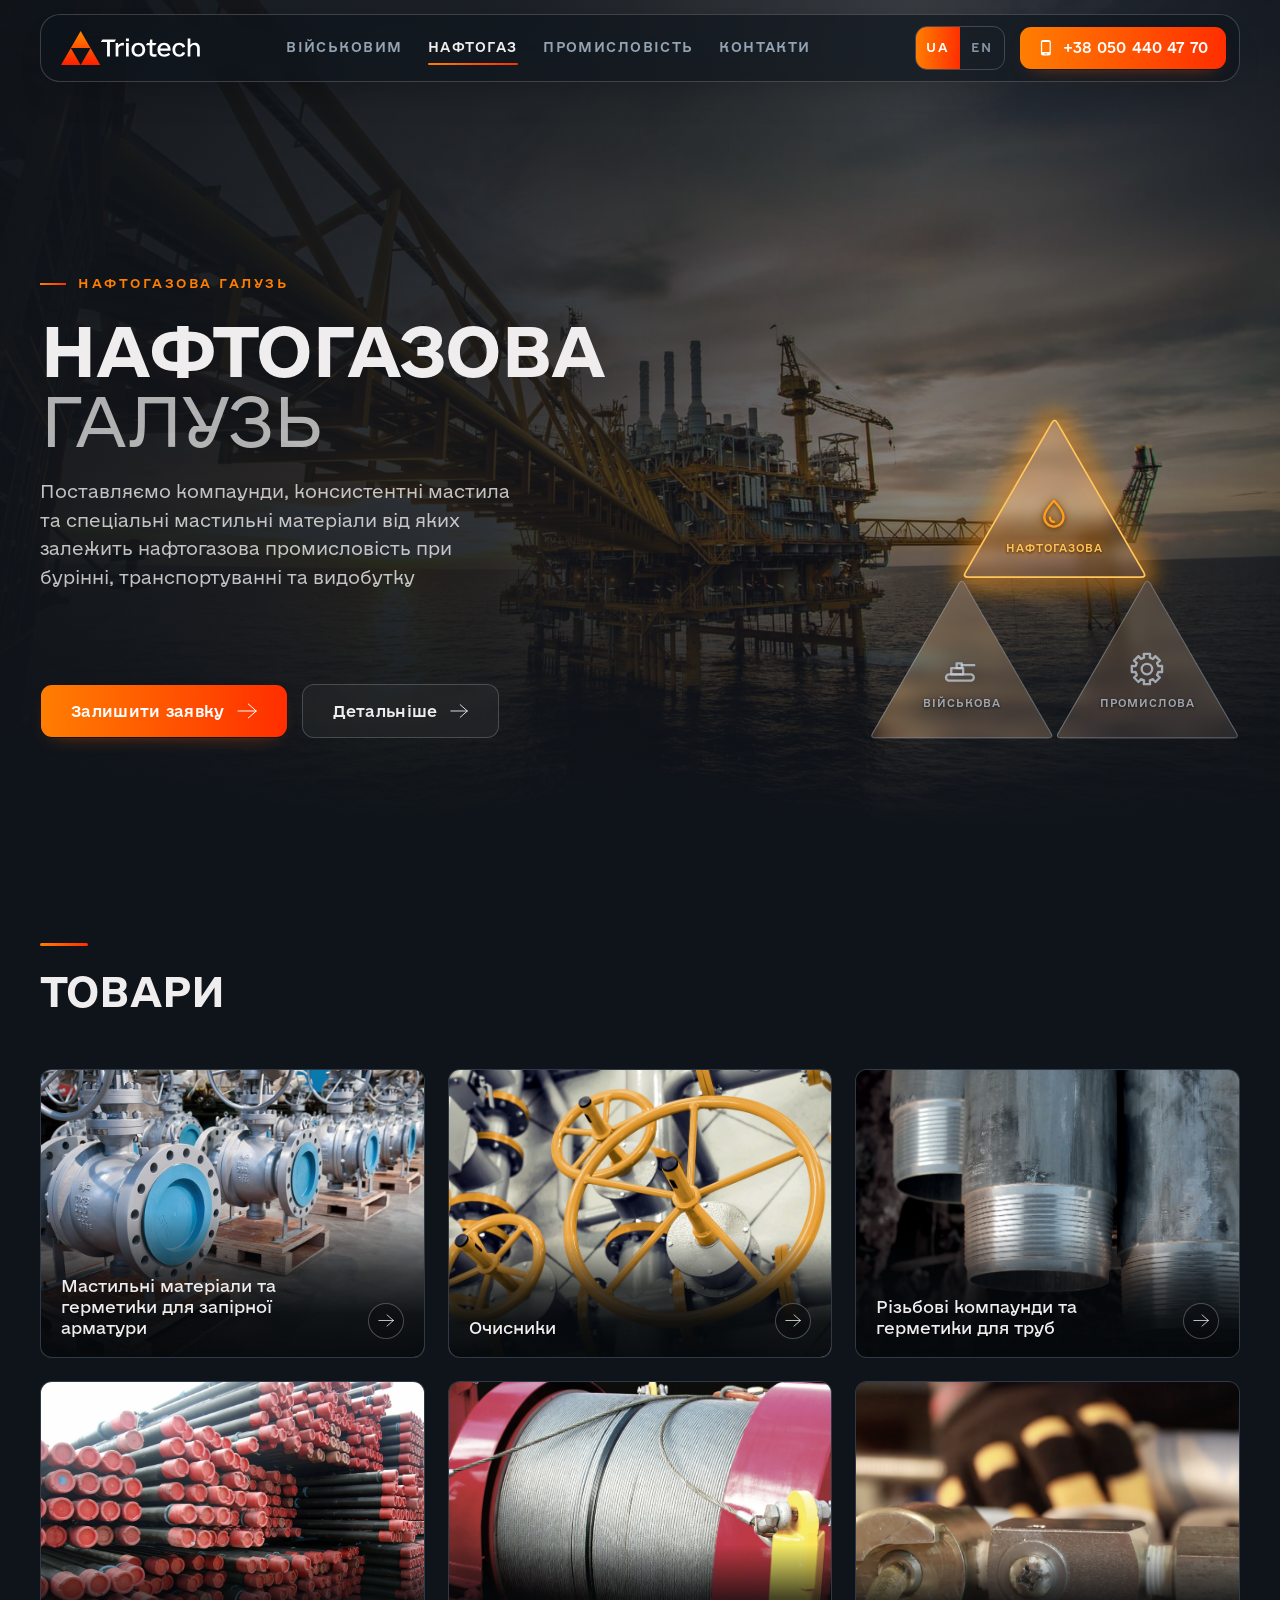
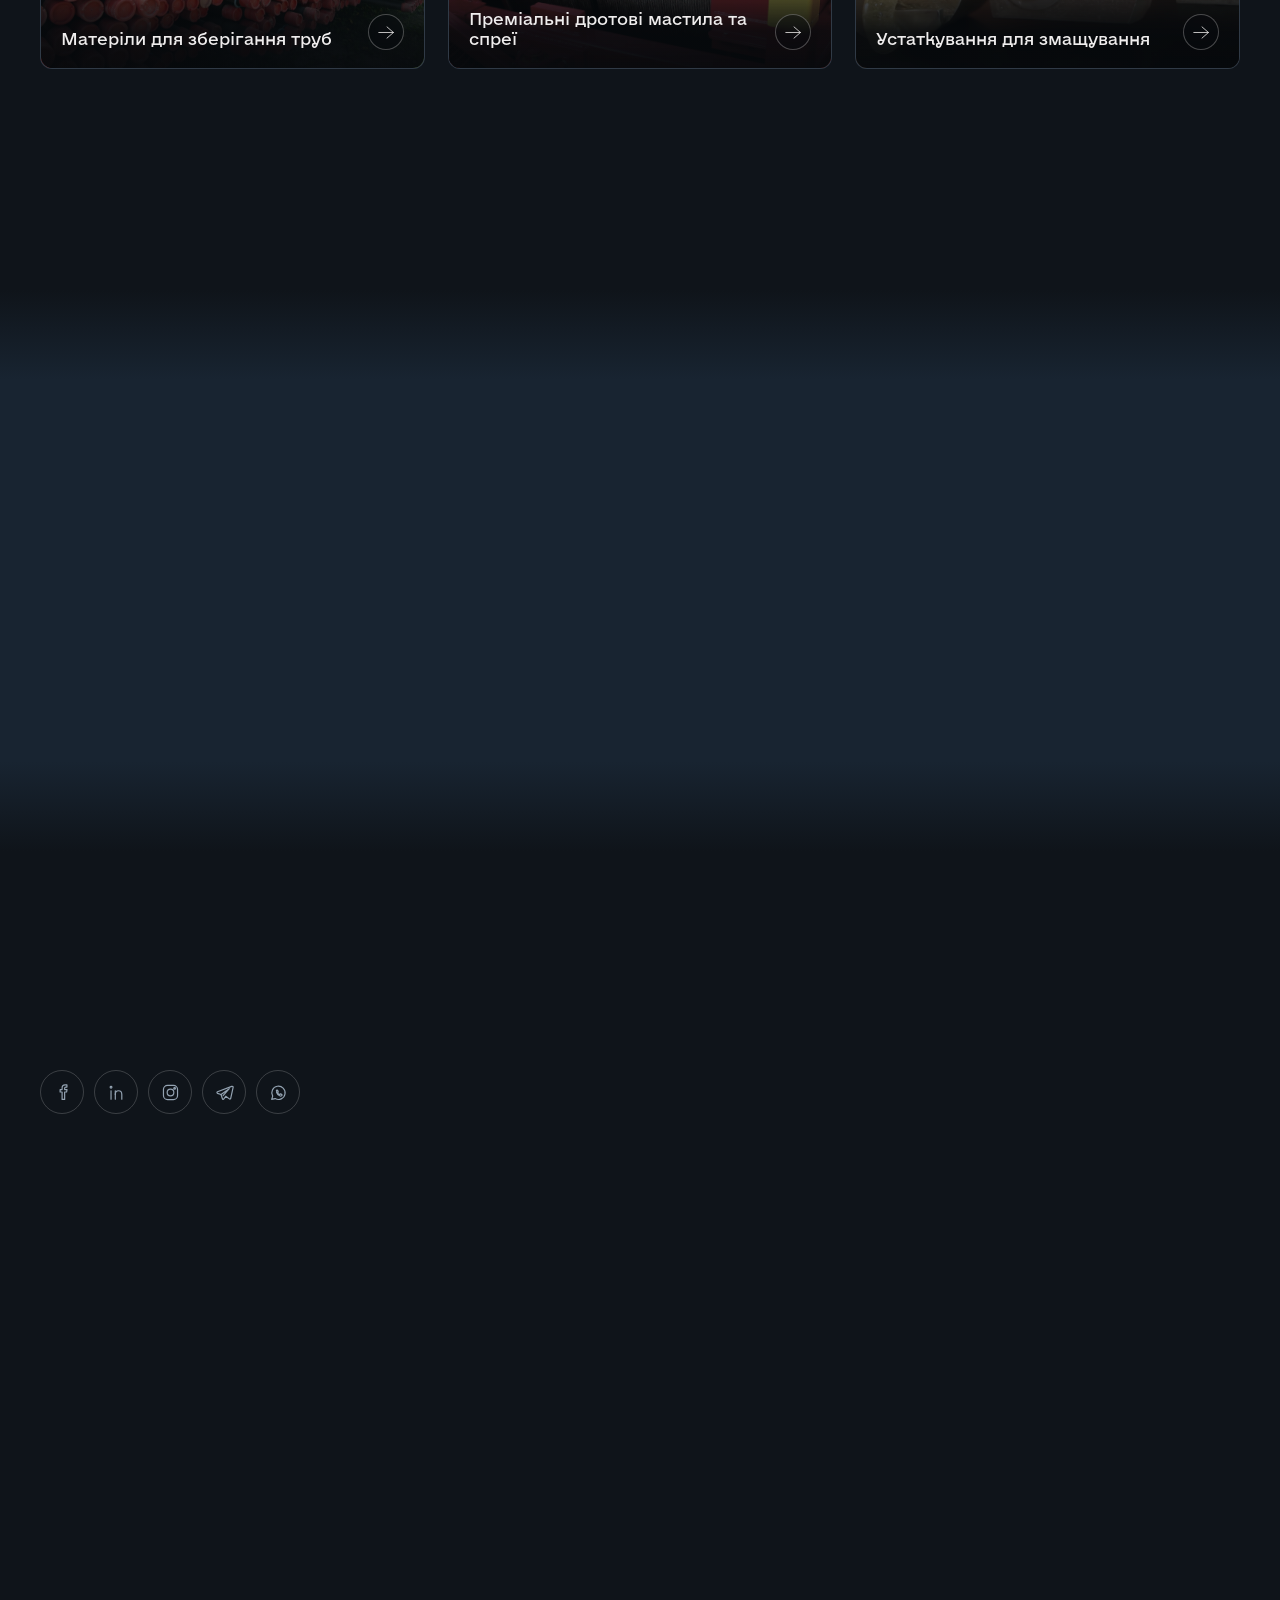
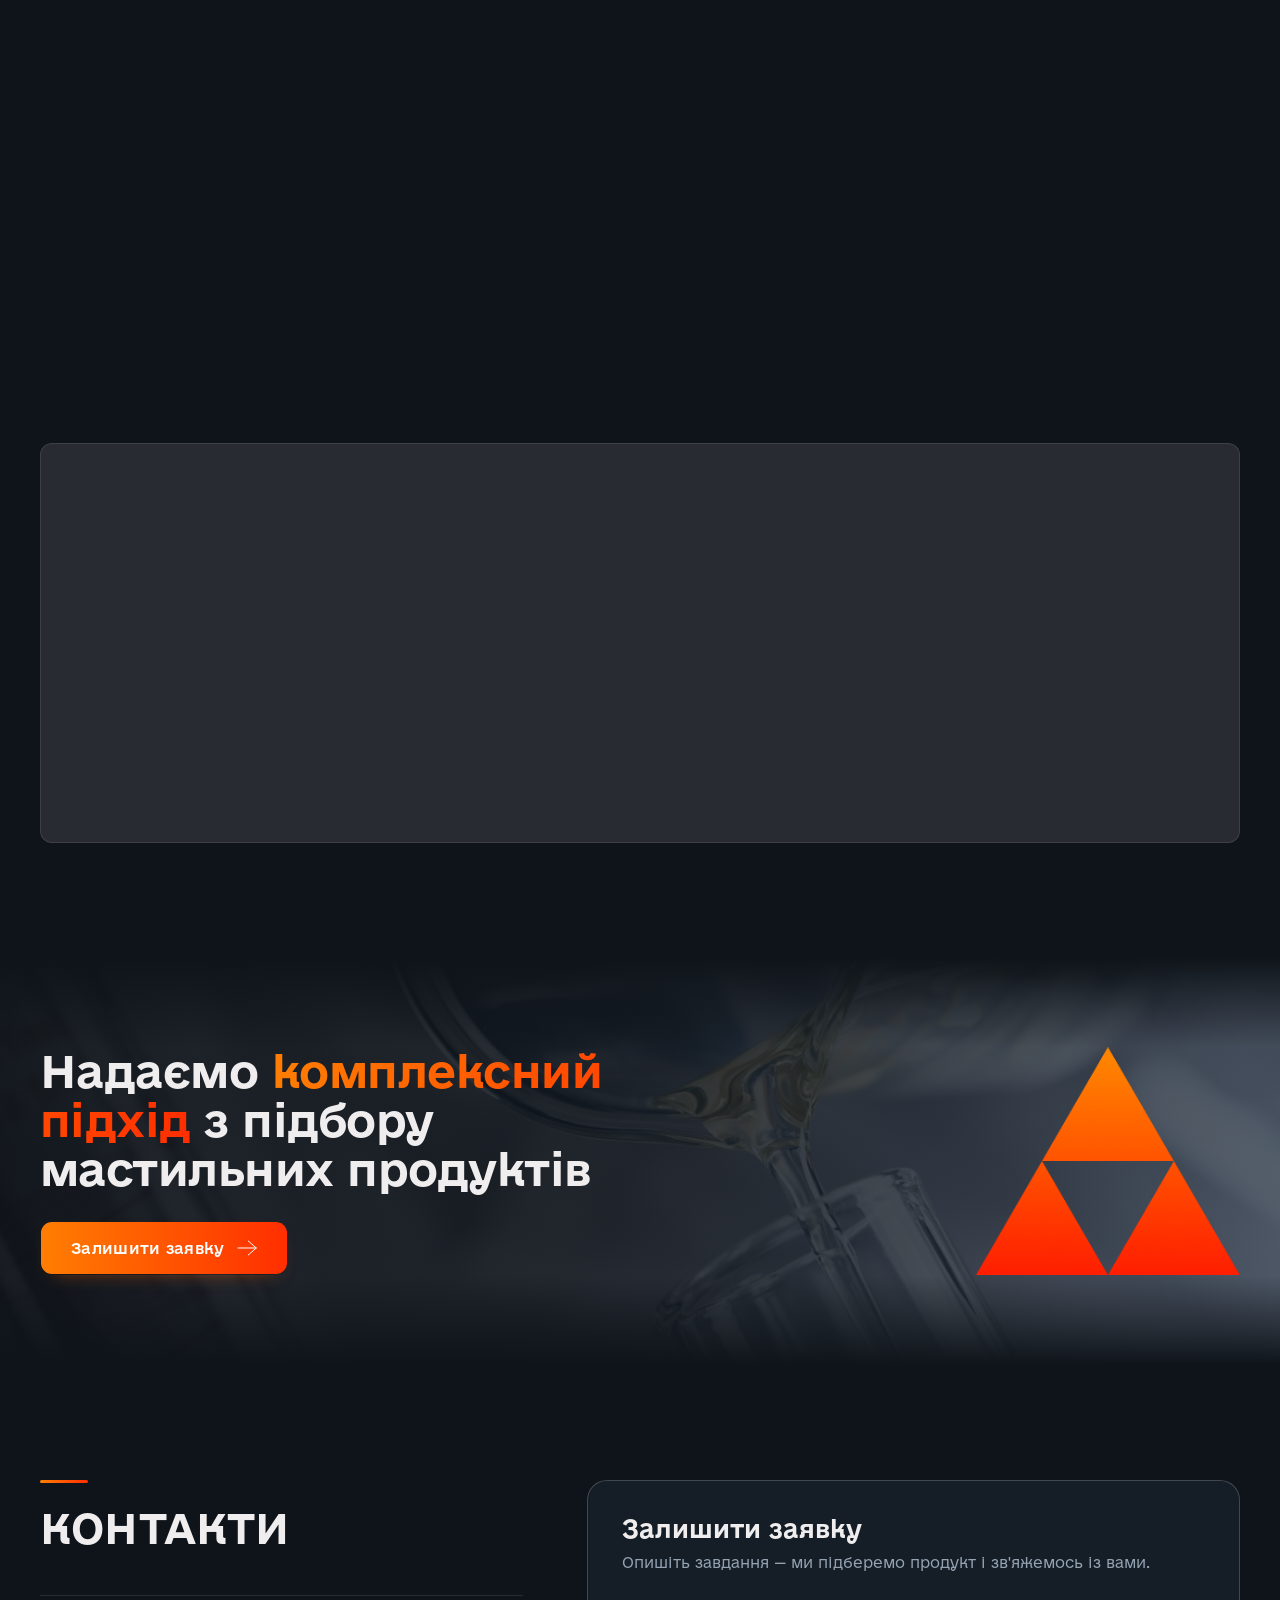
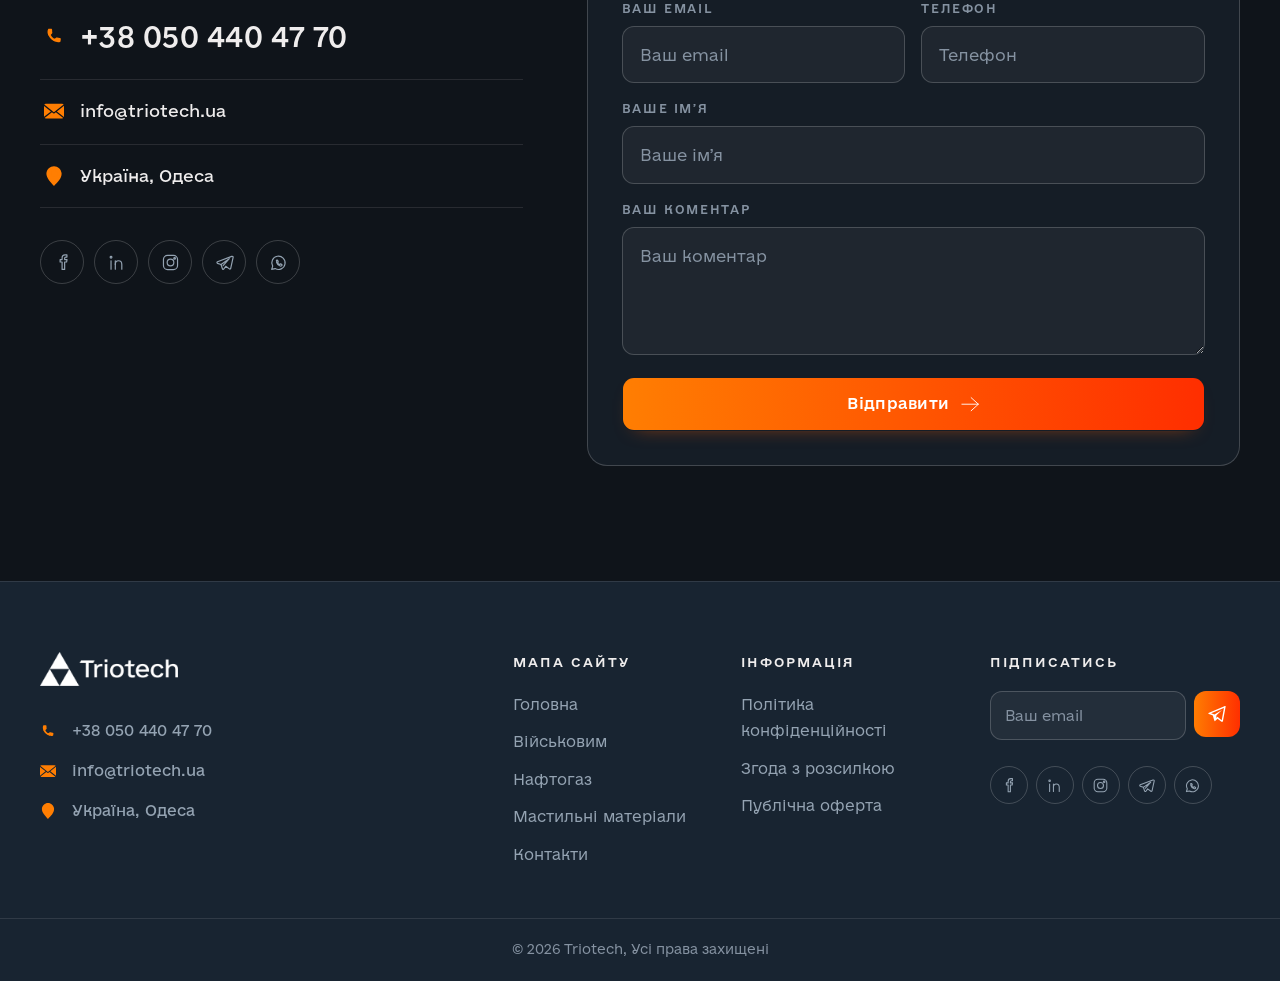
<file: OilGas/index.html>
<!DOCTYPE html>
<html lang="uk">
<head>
    <meta charset="UTF-8">
    <meta name="viewport"
          content="width=device-width, user-scalable=no, initial-scale=1.0, maximum-scale=1.0, minimum-scale=1.0">
    <meta http-equiv="X-UA-Compatible" content="ie=edge">
    <link rel="stylesheet" href="../css/style.css?v=39">
    <link rel="stylesheet" type="text/css" href="../vendor/slick.css?v=39"/>

    <!-- Favicon -->
    <link href="../favicon.png" rel="icon">

    <title>&#x41D;&#x430;&#x444;&#x442;&#x43E;&#x433;&#x430;&#x437;&#x43E;&#x432;&#x430; &#x433;&#x430;&#x43B;&#x443;&#x437;&#x44C; - Triotech</title>

    <meta property="og:type" content="website">
    <meta property="og:site_name" content="Triotech">
    <meta property="og:title" content="Triotech - Мастильні матеріали">
    <meta property="og:description" content="Українська компанія, яка продає мастильні матеріали у B2B сегменті">
    <meta property="og:url" content="/">
    <meta property="og:locale" content="uk_UA">
    <meta property="og:image" content="/img/preview.jpg">
    <meta property="og:image:width" content="968">
    <meta property="og:image:height" content="504">
</head>

<body>
<svg xmlns="http://www.w3.org/2000/svg" style="position:absolute;width:0;height:0;overflow:hidden" aria-hidden="true" focusable="false"><defs><linearGradient id="flameGrad" x1="0" y1="0" x2="1" y2="1"><stop offset="0%" stop-color="#FF7E02"/><stop offset="100%" stop-color="#FF2E00"/></linearGradient><clipPath id="tri-oilgas" clipPathUnits="objectBoundingBox"><path d="M 0.5074 0.0182 L 0.7401 0.4835 Q 0.7475 0.4983 0.7309 0.4983 L 0.2691 0.4983 Q 0.2525 0.4983 0.2599 0.4835 L 0.4926 0.0182 Q 0.5000 0.0033 0.5074 0.0182 Z"/></clipPath><clipPath id="tri-military" clipPathUnits="objectBoundingBox"><path d="M 0.2574 0.5182 L 0.4901 0.9835 Q 0.4975 0.9983 0.4809 0.9983 L 0.0191 0.9983 Q 0.0025 0.9983 0.0099 0.9835 L 0.2426 0.5182 Q 0.2500 0.5033 0.2574 0.5182 Z"/></clipPath><clipPath id="tri-industrial" clipPathUnits="objectBoundingBox"><path d="M 0.7574 0.5182 L 0.9901 0.9835 Q 0.9975 0.9983 0.9809 0.9983 L 0.5191 0.9983 Q 0.5025 0.9983 0.5099 0.9835 L 0.7426 0.5182 Q 0.7500 0.5033 0.7574 0.5182 Z"/></clipPath><linearGradient id="glassEdge" x1="0" y1="0" x2="0.75" y2="1"><stop offset="0%" stop-color="#fff" stop-opacity=".5"/><stop offset="30%" stop-color="#fff" stop-opacity=".12"/><stop offset="65%" stop-color="#fff" stop-opacity=".03"/><stop offset="100%" stop-color="#fff" stop-opacity=".16"/></linearGradient><linearGradient id="glassEdgeLit" x1="0" y1="0" x2="0.75" y2="1"><stop offset="0%" stop-color="#FFD9B0" stop-opacity=".75"/><stop offset="35%" stop-color="#FFA25A" stop-opacity=".22"/><stop offset="100%" stop-color="#FF7E02" stop-opacity=".30"/></linearGradient><filter id="triGlow" x="-60%" y="-60%" width="220%" height="220%"><feGaussianBlur stdDeviation="3.4" result="b"/><feMerge><feMergeNode in="b"/><feMergeNode in="b"/></feMerge></filter></defs><symbol viewBox="0 0 20 16" id="arrow__product"><path d="M19.286 7.994H1m10.286 6.994l8-6.994-8-6.994" stroke="currentColor" stroke-linecap="round" stroke-linejoin="round"/></symbol><symbol viewBox="0 0 20 17" id="arrow__send"><path d="M19.286 8.734H1M11.286 16l8-7.266-8-7.266" stroke="currentColor" stroke-linecap="round" stroke-linejoin="round"/></symbol><symbol viewBox="0 0 32 32" id="facebook"><path fill-rule="evenodd" clip-rule="evenodd" d="M0 5a5 5 0 015-5h22a5 5 0 015 5v22a5 5 0 01-5 5H5a5 5 0 01-5-5V5zm16 3c4.4 0 8 3.6 8 8 0 4-2.9 7.4-6.9 8v-5.7H19l.4-2.3h-2.2v-1.5c0-.6.3-1.2 1.3-1.2h1v-2s-.9-.2-1.8-.2c-1.8 0-3 1.1-3 3.1V16h-2v2.3h2v5.6C10.9 23.3 8 20 8 16c0-4.4 3.6-8 8-8z" fill="currentColor" fill-opacity=".8"/></symbol><symbol viewBox="0 0 32 32" id="instagram"><path d="M16 18.8c-1.5 0-2.8-1.2-2.8-2.8 0-1.5 1.2-2.8 2.8-2.8 1.5 0 2.8 1.2 2.8 2.8 0 1.5-1.3 2.8-2.8 2.8z" fill="currentColor" fill-opacity=".8"/><path fill-rule="evenodd" clip-rule="evenodd" d="M19.4 9.2h-6.8c-.8.1-1.2.2-1.5.3-.4.1-.7.3-1 .6-.237.237-.35.475-.485.762-.036.075-.073.155-.115.238a5.48 5.48 0 01-.052.148A3.53 3.53 0 009.2 12.6v6.8c.1.8.2 1.2.3 1.5.1.4.3.7.6 1 .237.237.475.35.762.485.075.036.155.073.238.115.046.015.095.033.148.052a3.53 3.53 0 001.352.248h6.8c.8-.1 1.2-.2 1.5-.3.4-.1.7-.3 1-.6.237-.237.35-.475.485-.762.036-.075.073-.155.115-.238.015-.046.033-.095.052-.147A3.53 3.53 0 0022.8 19.4v-6.8c-.1-.8-.2-1.2-.3-1.5-.1-.4-.3-.7-.6-1-.237-.237-.475-.35-.762-.485A11.461 11.461 0 0120.9 9.5c-.046-.015-.095-.033-.147-.052A3.53 3.53 0 0019.4 9.2zM16 11.7c-2.4 0-4.3 1.9-4.3 4.3s1.9 4.3 4.3 4.3 4.3-1.9 4.3-4.3-1.9-4.3-4.3-4.3zm5.4-.1a1 1 0 11-2 0 1 1 0 012 0z" fill="currentColor" fill-opacity=".8"/><path fill-rule="evenodd" clip-rule="evenodd" d="M0 5a5 5 0 015-5h22a5 5 0 015 5v22a5 5 0 01-5 5H5a5 5 0 01-5-5V5zm12.6 2.7h6.8c.9.1 1.5.2 2 .4.6.3 1 .5 1.5 1s.8 1 1 1.5c.2.5.4 1.1.4 2v6.8c-.1.9-.2 1.5-.4 2-.3.6-.5 1-1 1.5s-1 .8-1.5 1c-.5.2-1.1.4-2 .4h-6.8c-.9-.1-1.5-.2-2-.4-.6-.3-1-.5-1.5-1s-.8-1-1-1.5c-.2-.5-.4-1.1-.4-2v-6.8c.1-.9.2-1.5.4-2 .3-.6.5-1 1-1.5s1-.8 1.5-1c.5-.2 1.1-.4 2-.4z" fill="currentColor" fill-opacity=".8"/></symbol><symbol viewBox="0 0 32 32" id="linkedin"><path fill-rule="evenodd" clip-rule="evenodd" d="M0 5a5 5 0 015-5h22a5 5 0 015 5v22a5 5 0 01-5 5H5a5 5 0 01-5-5V5zm8.2 8.3V24h3.4V13.3H8.2zM8 9.9c0 1.1.8 1.9 1.9 1.9 1.1 0 1.9-.8 1.9-1.9C11.8 8.8 11 8 9.9 8 8.9 8 8 8.8 8 9.9zM20.6 24h3.2v-6.6c0-3.3-2-4.4-3.9-4.4-1.7 0-2.9 1.1-3.2 1.8v-1.5h-3.2V24h3.4v-5.7c0-1.5 1-2.3 2-2.3s1.7.5 1.7 2.2V24z" fill="currentColor" fill-opacity=".8"/></symbol><symbol viewBox="0 0 32 32" id="telegram"><path fill-rule="evenodd" clip-rule="evenodd" d="M5 0h22a5 5 0 015 5v22a5 5 0 01-5 5H5a5 5 0 01-5-5V5a5 5 0 015-5zm11.692 12.007c-1.433.596-4.297 1.83-8.592 3.701-.698.278-1.063.549-1.096.814-.056.449.505.625 1.27.866.104.032.212.066.322.102.752.245 1.764.53 2.29.542.477.01 1.01-.186 1.598-.59 4.013-2.709 6.084-4.078 6.214-4.108.092-.02.22-.047.305.03.087.076.078.221.069.26-.056.237-2.26 2.287-3.4 3.347-.356.33-.608.565-.66.619-.115.12-.233.233-.346.342-.699.674-1.223 1.179.029 2.004.602.396 1.083.724 1.563 1.051.525.358 1.048.714 1.725 1.158.172.113.337.23.497.344.61.436 1.16.826 1.837.764.393-.036.8-.406 1.007-1.51.488-2.61 1.447-8.263 1.669-10.592a2.602 2.602 0 00-.025-.58.621.621 0 00-.21-.4c-.176-.143-.448-.173-.57-.17-.554.009-1.405.305-5.496 2.006z" fill="currentColor" fill-opacity=".8"/></symbol><symbol viewBox="0 0 32 32" id="whatsapp"><path fill-rule="evenodd" clip-rule="evenodd" d="M12.6 21.7c1 .6 2.2.9 3.4.9 3.7 0 6.6-3 6.6-6.5 0-1.8-.6-3.4-1.9-4.7-1.3-1.2-2.9-1.9-4.7-1.9-3.6 0-6.6 3-6.6 6.6 0 1.2.3 2.4 1 3.5l.2.3-.7 2.4 2.5-.7.2.1zm5.6-4.7c.2 0 1.2.5 1.4.6.031.016.062.029.093.042.167.07.323.136.407.558.1 0 .1.4-.1.9-.1.4-.9.9-1.3.9-.068 0-.133.006-.202.012-.34.03-.786.07-2.198-.512-1.753-.701-2.968-2.4-3.309-2.877a1.856 1.856 0 00-.091-.123c-.017-.034-.052-.088-.097-.16-.221-.35-.703-1.11-.703-1.94 0-1 .5-1.5.7-1.7.2-.2.4-.2.5-.2h.4c.1 0 .3 0 .4.3.2.4.6 1.4.6 1.5 0 .033.011.067.022.1.023.067.045.133-.022.2-.05.05-.075.1-.1.15-.025.05-.05.1-.1.15l-.3.3c-.1.1-.2.2-.1.4s.5.9 1.1 1.4c.675.59 1.208.825 1.478.944.05.022.09.04.122.056.2 0 .3 0 .4-.1.05-.1.175-.25.3-.4.125-.15.25-.3.3-.4.1-.2.2-.2.4-.1z" fill="currentColor" fill-opacity=".8"/><path fill-rule="evenodd" clip-rule="evenodd" d="M0 16C0 7.163 7.163 0 16 0s16 7.163 16 16-7.163 16-16 16S0 24.837 0 16zm16-8c2.1 0 4.1.8 5.6 2.3 1.5 1.5 2.4 3.5 2.4 5.6 0 4.4-3.6 8-8 8-1.3 0-2.6-.4-3.8-1L8 24l1.1-4C8.4 18.8 8 17.4 8 16c0-4.4 3.6-8 8-8z" fill="currentColor" fill-opacity=".8"/></symbol><symbol viewBox="0 0 23 22" id="footer__tel"><path d="M6.937 7.95c1.38 3.767 2.81 5.27 6.447 6.871l-1.576 2.214c-4.176-2-6.256-5.37-7.236-8l2.365-1.084z" fill="currentColor"/><path d="M8.095 2.75c.739-.002 1.3.612 1.25 1.308-.08 1.095.005 1.884.232 2.863.124.538-.158 1.084-.606 1.436-.604.475-1.066 1.079-1.433 1.599-.509.72-2.26.669-2.646-.116-.796-1.614-1.335-4.588-.173-6.597.182-.316.55-.481.93-.483l2.446-.01zm11.208 11.945c.092-.692-.486-1.292-1.224-1.329a10.354 10.354 0 01-2.982-.562c-.55-.181-1.159.018-1.582.396-.572.51-1.262.87-1.853 1.151-.82.39-.975 2.038-.196 2.495 1.601.94 4.662 1.803 6.914.956a.993.993 0 00.619-.815l.304-2.292z" fill="currentColor"/></symbol><symbol viewBox="0 0 18 15" id="footer__mail"><path fill-rule="evenodd" clip-rule="evenodd" d="M16.349.91a1.68 1.68 0 011.32.628L8.915 8.543.24 1.666C.53 1.213 1.053.91 1.65.91h14.7zM0 12.57V2.908l6.224 4.935-6.211 4.924A1.52 1.52 0 010 12.57zm.57 1.19c.29.24.667.386 1.081.386H16.35a1.7 1.7 0 00.954-.29L10.69 8.563l-1.19.951a.942.942 0 01-1.164.003L7.129 8.56l-6.56 5.2zm11.019-5.917l6.366 5.094c.03-.118.045-.24.045-.367V2.713l-6.411 5.13z" fill="currentColor"/></symbol><symbol viewBox="0 0 16 21" id="footer__place"><path fill-rule="evenodd" clip-rule="evenodd" d="M8.002 20.979C4.942 17.616-.266 12.842.011 7.649.463 3.427 3.868.146 8.002.146c4.135 0 7.54 3.28 7.992 7.503.191 5.67-4.513 9.593-7.992 13.33z" fill="currentColor"/><path d="M11.525 8.265A3.264 3.264 0 118.263 5a3.264 3.264 0 013.262 3.265z" fill="currentColor"/></symbol><symbol viewBox="0 0 26 24" id="footer__send"><path d="M24.102.266L1.012 9.944s-1.092.4-1.007 1.137c.086.738.977 1.076.977 1.076l5.81 2.088s1.754 6.144 2.1 7.313c.344 1.166.621 1.194.621 1.194.322.149.614-.089.614-.089l3.753-3.655 5.85 4.792c1.583.737 2.16-.8 2.16-.8L26 .852c0-1.475-1.898-.585-1.898-.585zM20.014 21.22l-6.259-5.125-1.942 1.891.427-4.023L20.583 6 9.21 12.799l-5.044-1.813 19.245-8.067-3.398 18.3z" fill="currentColor"/></symbol><symbol viewBox="0 0 21 33" id="header-tel"><path d="M16.042 0H4.375A4.37 4.37 0 000 4.375v23.333a4.37 4.37 0 004.375 4.375h11.667a4.37 4.37 0 004.375-4.375V4.375A4.37 4.37 0 0016.042 0zm-2.917 29.167H7.292v-1.459h5.833v1.459zm4.74-4.375H2.552V4.375h15.313v20.417z" fill="currentColor"/></symbol><symbol viewBox="0 0 19 19" id="popup-close"><path d="M9.5 7.438L16.718.219l2.062 2.062-7.218 7.22 7.218 7.218-2.062 2.062L9.5 11.562l-7.22 7.219-2.06-2.062L7.437 9.5.22 2.281 2.28.22 9.5 7.438z" fill="currentColor"/></symbol></svg>
<header b-qltympal5c class="header">
    <div b-qltympal5c class="container">
        <div b-qltympal5c class="header__wrapper">
            <div b-qltympal5c class="header__wrap">
                <a class="header__logo" href="../index.html">
                    <img src="../img/Gradient-Logo-white.svg" alt="logo">
                </a>
                <div b-qltympal5c class="header__content">
                    <nav b-qltympal5c class="header__navigation">
                        <ul b-qltympal5c class="header__list">
                            <li b-qltympal5c class="header__item">
                                <a class="header__link " href="../Military/index.html">&#x412;&#x406;&#x419;&#x421;&#x42C;&#x41A;&#x41E;&#x412;&#x418;&#x41C;</a>
                            </li>
                            <li b-qltympal5c class="header__item">
                                <a class="header__link header__link--active" href="../OilGas/index.html">&#x41D;&#x410;&#x424;&#x422;&#x41E;&#x413;&#x410;&#x417;</a>
                            </li>
                            <li b-qltympal5c class="header__item">
                                <a class="header__link " href="../Industrial/index.html">&#x41F;&#x420;&#x41E;&#x41C;&#x418;&#x421;&#x41B;&#x41E;&#x412;&#x406;&#x421;&#x422;&#x42C;</a>
                            </li>

                            <li b-qltympal5c class="header__item">
                                <a b-qltympal5c id="header__contacts" href="#contacts" class="header__link">&#x41A;&#x41E;&#x41D;&#x422;&#x410;&#x41A;&#x422;&#x418;</a>
                            </li>
                        </ul>
                    </nav>

                    <div class="lang__button lang--header"><div class="lang__list"><span class="lang__link lang__link--on">UA</span><a class="lang__link" href="../OilGas/en/index.html" hreflang="en">EN</a></div></div><button type="button" class="header__cta" data-quote><span>Залишити заявку</span><svg class="btn__arrow" width="20" height="16" fill="none" aria-hidden="true" focusable="false"><use href="#arrow__product" xlink:href="#arrow__product"></use></svg></button>

                    <a b-qltympal5c href="tel:&#x2B;38 050 440 47 70" class="header__tel header__tel--mobile"><svg b-qltympal5c class="header__icon" width="21" height="33">
                            <use b-qltympal5c href="#header-tel" xlink:href="#header-tel"></use>
                        </svg><span class="header__tel-num">&#x2B;38 050 440 47 70</span></a>
                </div>
                <button b-qltympal5c class="hamburger" type="button" aria-label="Меню">
                    <div b-qltympal5c class="hamburger-menu">
                        <span b-qltympal5c class="hamburger-line"></span>
                        <span b-qltympal5c class="hamburger-line"></span>
                    </div>
                </button>
            </div>
            <a b-qltympal5c href="tel:&#x2B;38 050 440 47 70" class="header__tel"><svg b-qltympal5c class="header__icon" width="21" height="33">
                    <use b-qltympal5c href="#header-tel" xlink:href="#header-tel"></use>
                </svg><span class="header__tel-num">&#x2B;38 050 440 47 70</span></a>
        </div>
    </div>
</header>
<div class="nav-scrim" aria-hidden="true"></div>

<main b-qltympal5c class="main">


<section class="start js-main">
    <div class="start__bg">
        <img src="../img/start-bg-2.jpeg" alt="bg">
    </div>
    <div class="container">
        <div class="start__wrapper reveal"><p class="sector-tag"><span class="sector-tag__label">Нафтогазова галузь</span></p>
            <h1 class="start__title">НАФТОГАЗОВА<br><span>ГАЛУЗЬ</span></h1>
            <div class="start__desc"><p class="start__text">&#x41F;&#x43E;&#x441;&#x442;&#x430;&#x432;&#x43B;&#x44F;&#x454;&#x43C;&#x43E; &#x43A;&#x43E;&#x43C;&#x43F;&#x430;&#x443;&#x43D;&#x434;&#x438;, &#x43A;&#x43E;&#x43D;&#x441;&#x438;&#x441;&#x442;&#x435;&#x43D;&#x442;&#x43D;&#x456; &#x43C;&#x430;&#x441;&#x442;&#x438;&#x43B;&#x430; &#x442;&#x430; &#x441;&#x43F;&#x435;&#x446;&#x456;&#x430;&#x43B;&#x44C;&#x43D;&#x456; &#x43C;&#x430;&#x441;&#x442;&#x438;&#x43B;&#x44C;&#x43D;&#x456; &#x43C;&#x430;&#x442;&#x435;&#x440;&#x456;&#x430;&#x43B;&#x438; &#x432;&#x456;&#x434; &#x44F;&#x43A;&#x438;&#x445; &#x437;&#x430;&#x43B;&#x435;&#x436;&#x438;&#x442;&#x44C; &#x43D;&#x430;&#x444;&#x442;&#x43E;&#x433;&#x430;&#x437;&#x43E;&#x432;&#x430; &#x43F;&#x440;&#x43E;&#x43C;&#x438;&#x441;&#x43B;&#x43E;&#x432;&#x456;&#x441;&#x442;&#x44C; &#x43F;&#x440;&#x438; &#x431;&#x443;&#x440;&#x456;&#x43D;&#x43D;&#x456;, &#x442;&#x440;&#x430;&#x43D;&#x441;&#x43F;&#x43E;&#x440;&#x442;&#x443;&#x432;&#x430;&#x43D;&#x43D;&#x456; &#x442;&#x430; &#x432;&#x438;&#x434;&#x43E;&#x431;&#x443;&#x442;&#x43A;&#x443;</p>
        </div></div><nav class="start__navigation triad-nav" aria-label="Галузі"><ul class="triad-nav__list"><li class="triad-nav__item triad-nav__item--oilgas is-active"><a class="triad-nav__link" href="../OilGas/index.html" aria-current="page"><span class="triad-nav__glass"></span><span class="triad-nav__inner"><svg class="triad-nav__ico" viewBox="0 0 24 24" fill="none" stroke="currentColor" stroke-width="1.5" stroke-linecap="round" stroke-linejoin="round" aria-hidden="true" focusable="false"><path d="M12 3.4c0 0 6.2 6.6 6.2 10.5a6.2 6.2 0 1 1-12.4 0C5.8 10 12 3.4 12 3.4z"/><path d="M9.4 14.3a2.7 2.7 0 0 0 2.7 2.7"/></svg><span class="triad-nav__label">Нафтогазова</span></span></a><svg class="triad-nav__glow" viewBox="0 0 100 86.6" preserveAspectRatio="none" aria-hidden="true" focusable="false"><path d="M 50.7425 1.5747 L 74.0075 41.8696 Q 74.7500 43.1557 73.2650 43.1557 L 26.7350 43.1557 Q 25.2500 43.1557 25.9925 41.8696 L 49.2575 1.5747 Q 50.0000 0.2887 50.7425 1.5747 Z"/></svg></li><li class="triad-nav__item triad-nav__item--military"><a class="triad-nav__link" href="../Military/index.html"><span class="triad-nav__glass"></span><span class="triad-nav__inner"><svg class="triad-nav__ico" viewBox="0 0 24 24" fill="none" stroke="currentColor" stroke-width="1.5" stroke-linecap="round" stroke-linejoin="round" aria-hidden="true" focusable="false"><rect x="2" y="15.4" width="18" height="4.1" rx="2"/><path d="M5.4 11.4h7.7v4H5.4z"/><path d="M8.9 8.3h3.3v3.1H8.9z"/><path d="M12.2 9.5h8.1"/></svg><span class="triad-nav__label">Військова</span></span></a><svg class="triad-nav__glow" viewBox="0 0 100 86.6" preserveAspectRatio="none" aria-hidden="true" focusable="false"><path d="M 25.7425 44.8747 L 49.0075 85.1696 Q 49.7500 86.4557 48.2650 86.4557 L 1.7350 86.4557 Q 0.2500 86.4557 0.9925 85.1696 L 24.2575 44.8747 Q 25.0000 43.5887 25.7425 44.8747 Z"/></svg></li><li class="triad-nav__item triad-nav__item--industrial"><a class="triad-nav__link" href="../Industrial/index.html"><span class="triad-nav__glass"></span><span class="triad-nav__inner"><svg class="triad-nav__ico" viewBox="0 0 24 24" fill="none" stroke="currentColor" stroke-width="1.5" stroke-linecap="round" stroke-linejoin="round" aria-hidden="true" focusable="false"><path d="M 19.36 10.11 L 21.79 9.97 L 21.79 14.03 L 19.36 13.89 L 18.54 15.87 L 20.36 17.49 L 17.49 20.36 L 15.87 18.54 L 13.89 19.36 L 14.03 21.79 L 9.97 21.79 L 10.11 19.36 L 8.13 18.54 L 6.51 20.36 L 3.64 17.49 L 5.46 15.87 L 4.64 13.89 L 2.21 14.03 L 2.21 9.97 L 4.64 10.11 L 5.46 8.13 L 3.64 6.51 L 6.51 3.64 L 8.13 5.46 L 10.11 4.64 L 9.97 2.21 L 14.03 2.21 L 13.89 4.64 L 15.87 5.46 L 17.49 3.64 L 20.36 6.51 L 18.54 8.13 Z"/><circle cx="12" cy="12" r="3.4"/></svg><span class="triad-nav__label">Промислова</span></span></a><svg class="triad-nav__glow" viewBox="0 0 100 86.6" preserveAspectRatio="none" aria-hidden="true" focusable="false"><path d="M 75.7425 44.8747 L 99.0075 85.1696 Q 99.7500 86.4557 98.2650 86.4557 L 51.7350 86.4557 Q 50.2500 86.4557 50.9925 85.1696 L 74.2575 44.8747 Q 75.0000 43.5887 75.7425 44.8747 Z"/></svg></li></ul><svg class="triad-nav__edges" viewBox="0 0 100 86.6" preserveAspectRatio="none" aria-hidden="true" focusable="false"><path class="triad-edge is-lit" d="M 50.7425 1.5747 L 74.0075 41.8696 Q 74.7500 43.1557 73.2650 43.1557 L 26.7350 43.1557 Q 25.2500 43.1557 25.9925 41.8696 L 49.2575 1.5747 Q 50.0000 0.2887 50.7425 1.5747 Z"/><path class="triad-edge" d="M 25.7425 44.8747 L 49.0075 85.1696 Q 49.7500 86.4557 48.2650 86.4557 L 1.7350 86.4557 Q 0.2500 86.4557 0.9925 85.1696 L 24.2575 44.8747 Q 25.0000 43.5887 25.7425 44.8747 Z"/><path class="triad-edge" d="M 75.7425 44.8747 L 99.0075 85.1696 Q 99.7500 86.4557 98.2650 86.4557 L 51.7350 86.4557 Q 50.2500 86.4557 50.9925 85.1696 L 74.2575 44.8747 Q 75.0000 43.5887 75.7425 44.8747 Z"/></svg></nav><div class="start__buttons"><button class="start__btn start__btn--defolt"><span>&#x417;&#x430;&#x43B;&#x438;&#x448;&#x438;&#x442;&#x438; &#x437;&#x430;&#x44F;&#x432;&#x43A;&#x443;</span><svg class="btn__arrow" width="20" height="16" aria-hidden="true" focusable="false" fill="none"><use href="#arrow__product" xlink:href="#arrow__product"></use></svg></button><a href="#product" class="start__btn start__btn--grad">
                &#x414;&#x435;&#x442;&#x430;&#x43B;&#x44C;&#x43D;&#x456;&#x448;&#x435;
                <svg class="start__icon" width="20" height="16" fill="none">
                    <use href="#arrow__product" xlink:href="#arrow__product"></use>
                </svg>
            </a></div>
</section>

<section id="product" class="products with-extra">
    <div class="container">
        <h2 class="btn btn--product no-click reveal">&#x422;&#x41E;&#x412;&#x410;&#x420;&#x418;</h2>

        <ul class="product__list reveal-stagger">
            <li class="product__item">
                <div class="product__header">
                    <img src="../img/product-10.jpeg" alt="product">
                </div>
                <div class="product__content">
                    <h3 class="product__name">&#x41C;&#x430;&#x441;&#x442;&#x438;&#x43B;&#x44C;&#x43D;&#x456; &#x43C;&#x430;&#x442;&#x435;&#x440;&#x456;&#x430;&#x43B;&#x438; &#x442;&#x430; &#x433;&#x435;&#x440;&#x43C;&#x435;&#x442;&#x438;&#x43A;&#x438; &#x434;&#x43B;&#x44F; &#x437;&#x430;&#x43F;&#x456;&#x440;&#x43D;&#x43E;&#x457; &#x430;&#x440;&#x43C;&#x430;&#x442;&#x443;&#x440;&#x438;</h3><span class="product__arrow"><svg width="20" height="16" aria-hidden="true" focusable="false" fill="none"><use href="#arrow__product" xlink:href="#arrow__product"></use></svg></span>
                </div>
            </li>

            <li class="product__item">
                <div class="product__header">
                    <img src="../img/product-11.jpeg" alt="product">
                </div>
                <div class="product__content">
                    <h3 class="product__name">&#x41E;&#x447;&#x438;&#x441;&#x43D;&#x438;&#x43A;&#x438;</h3><span class="product__arrow"><svg width="20" height="16" aria-hidden="true" focusable="false" fill="none"><use href="#arrow__product" xlink:href="#arrow__product"></use></svg></span>
                </div>
            </li>

            <li class="product__item">
                <div class="product__header">
                    <img src="../img/product-12.jpeg" alt="product">
                </div>
                <div class="product__content">
                    <h3 class="product__name">&#x420;&#x456;&#x437;&#x44C;&#x431;&#x43E;&#x432;&#x456; &#x43A;&#x43E;&#x43C;&#x43F;&#x430;&#x443;&#x43D;&#x434;&#x438; &#x442;&#x430; &#x433;&#x435;&#x440;&#x43C;&#x435;&#x442;&#x438;&#x43A;&#x438; &#x434;&#x43B;&#x44F; &#x442;&#x440;&#x443;&#x431;</h3><span class="product__arrow"><svg width="20" height="16" aria-hidden="true" focusable="false" fill="none"><use href="#arrow__product" xlink:href="#arrow__product"></use></svg></span>
                </div>
            </li>

            <li class="product__item">
                <div class="product__header">
                    <img src="../img/product-13.webp" alt="product">
                </div>
                <div class="product__content">
                    <h3 class="product__name">&#x41C;&#x430;&#x442;&#x435;&#x440;&#x456;&#x43B;&#x438; &#x434;&#x43B;&#x44F; &#x437;&#x431;&#x435;&#x440;&#x456;&#x433;&#x430;&#x43D;&#x43D;&#x44F; &#x442;&#x440;&#x443;&#x431;</h3><span class="product__arrow"><svg width="20" height="16" aria-hidden="true" focusable="false" fill="none"><use href="#arrow__product" xlink:href="#arrow__product"></use></svg></span>
                </div>
            </li>

            <li class="product__item">
                <div class="product__header">
                    <img src="../img/product-14.png" alt="product">
                </div>
                <div class="product__content">
                    <h3 class="product__name">&#x41F;&#x440;&#x435;&#x43C;&#x456;&#x430;&#x43B;&#x44C;&#x43D;&#x456; &#x434;&#x440;&#x43E;&#x442;&#x43E;&#x432;&#x456; &#x43C;&#x430;&#x441;&#x442;&#x438;&#x43B;&#x430; &#x442;&#x430; &#x441;&#x43F;&#x440;&#x435;&#x457;</h3><span class="product__arrow"><svg width="20" height="16" aria-hidden="true" focusable="false" fill="none"><use href="#arrow__product" xlink:href="#arrow__product"></use></svg></span>
                </div>
            </li>

            <li class="product__item">
                <div class="product__header">
                    <img src="../img/product-15.png" alt="product">
                </div>
                <div class="product__content">
                    <h3 class="product__name">&#x423;&#x441;&#x442;&#x430;&#x442;&#x43A;&#x443;&#x432;&#x430;&#x43D;&#x43D;&#x44F; &#x434;&#x43B;&#x44F; &#x437;&#x43C;&#x430;&#x449;&#x443;&#x432;&#x430;&#x43D;&#x43D;&#x44F;</h3><span class="product__arrow"><svg width="20" height="16" aria-hidden="true" focusable="false" fill="none"><use href="#arrow__product" xlink:href="#arrow__product"></use></svg></span>
                </div>
            </li>
        </ul>

        <div class="product__foot reveal"><button class="products__btn"><span>&#x417;&#x430;&#x43B;&#x438;&#x448;&#x438;&#x442;&#x438; &#x437;&#x430;&#x44F;&#x432;&#x43A;&#x443;</span><svg class="btn__arrow" width="20" height="16" aria-hidden="true" focusable="false" fill="none"><use href="#arrow__product" xlink:href="#arrow__product"></use></svg></button></div>
    </div>
</section>

<section b-qltympal5c class="brands">
    <div b-qltympal5c class="container">
        <h2 b-qltympal5c class="btn btn--brands no-click reveal">&#x411;&#x420;&#x415;&#x41D;&#x414;&#x418;</h2>


        <div b-qltympal5c class="brands__swiper reveal">
            <div b-qltympal5c class="brands__wrapper"><div b-qltympal5c class="brands__slide">
                    <div b-qltympal5c class="brands__header">
                        <img src="../img/brands-2.svg" alt="brands">
                    </div>
                    <h3 b-qltympal5c class="brands__name">
                        Valvoline
                    </h3>
                </div><div b-qltympal5c class="brands__slide">
                    <div b-qltympal5c class="brands__header">
                        <img src="../img/brands-4.png" alt="brands">
                    </div>
                    <h3 b-qltympal5c class="brands__name">
                        Caterpillar
                    </h3>
                </div><div b-qltympal5c class="brands__slide">
                    <div b-qltympal5c class="brands__header">
                        <img src="../img/brands-6.png" alt="brands">
                    </div>
                    <h3 b-qltympal5c class="brands__name">
                        Aluchem
                    </h3>
                </div><div b-qltympal5c class="brands__slide">
                    <div b-qltympal5c class="brands__header">
                        <img src="../img/brands-5.png" alt="brands">
                    </div>
                    <h3 b-qltympal5c class="brands__name">
                        Champion
                    </h3>
                </div><div b-qltympal5c class="brands__slide">
                    <div b-qltympal5c class="brands__header">
                        <img src="../img/brands-7.png" alt="brands">
                    </div>
                    <h3 b-qltympal5c class="brands__name">
                        Bechem
                    </h3>
                </div><div b-qltympal5c class="brands__slide">
                    <div b-qltympal5c class="brands__header">
                        <img src="../img/brands-3.png" alt="brands">
                    </div>
                    <h3 b-qltympal5c class="brands__name">
                        Cyclon
                    </h3>
                </div><div b-qltympal5c class="brands__slide">
                    <div b-qltympal5c class="brands__header">
                        <img src="../img/brands-1.png" alt="brands">
                    </div>
                    <h3 b-qltympal5c class="brands__name">
                        OCRI
                    </h3>
                </div></div>
        </div>

        <div b-qltympal5c class="brands__navigation reveal">
            <button b-qltympal5c class="brands__prev" type="button" aria-label="Попередній бренд"><svg viewBox="0 0 24 22" aria-hidden="true" focusable="false"><path d="M15 5l-6 6 6 6" fill="none" stroke="currentColor" stroke-width="2" stroke-linecap="round" stroke-linejoin="round"/></svg></button>
            <button b-qltympal5c class="brands__next" type="button" aria-label="Наступний бренд"><svg viewBox="0 0 24 22" aria-hidden="true" focusable="false"><path d="M9 5l6 6-6 6" fill="none" stroke="currentColor" stroke-width="2" stroke-linecap="round" stroke-linejoin="round"/></svg></button>
        </div>

        <div b-qltympal5c class="brands__decor">
            <img src="../img/brands-decor.png" alt="decor">
        </div>
    </div>

</section>

<section b-qltympal5c class="about">
    <div b-qltympal5c class="container">
        <div b-qltympal5c class="about__bg">
            <img src="../img/about-logo.png" alt="bg">
        </div>
        <div b-qltympal5c class="about__left">
            <h2 b-qltympal5c class="btn btn--about no-click reveal">&#x41F;&#x420;&#x41E; &#x41D;&#x410;&#x421;</h2>
            
            <ul b-qltympal5c class="social__list social__list--about">
                <li b-qltympal5c class="social__item">
                    <a b-qltympal5c href="https://www.facebook.com/profile.php?id=100087215003059" class="social__link">
                        <svg viewBox="0 0 24 24" fill="none" stroke="currentColor" stroke-width="1.5" stroke-linecap="round" stroke-linejoin="round" aria-hidden="true" focusable="false"><path d="M14.7 8.3V6.6c0-.8.6-1.4 1.4-1.4h1.5V2.3h-2.4c-2.2 0-3.7 1.6-3.7 4v2H9v3.1h2.5v9.4h3.2v-9.4h2.5l.5-3.1z"/></svg>
                    </a>
                </li>
                <li b-qltympal5c class="social__item">
                    <a b-qltympal5c href="https://www.linkedin.com/company/triotech-llc/" class="social__link">
                        <svg viewBox="0 0 24 24" fill="none" stroke="currentColor" stroke-width="1.5" stroke-linecap="round" stroke-linejoin="round" aria-hidden="true" focusable="false"><circle cx="5.1" cy="5.3" r="1.1"/><path d="M5.1 9.8v10.6"/><path d="M10.5 20.4V9.8"/><path d="M10.5 14.4c0-2.6 1.7-4.6 4.1-4.6 2.4 0 4.1 2 4.1 4.6v6"/></svg>
                    </a>
                </li>
                <li b-qltympal5c class="social__item">
                    <a b-qltympal5c href="https://www.instagram.com/triotech_ukraine_/" class="social__link ">
                        <svg viewBox="0 0 24 24" fill="none" stroke="currentColor" stroke-width="1.5" stroke-linecap="round" stroke-linejoin="round" aria-hidden="true" focusable="false"><rect x="3.1" y="3.1" width="17.8" height="17.8" rx="5.2"/><circle cx="12" cy="12" r="4.2"/><circle cx="17.2" cy="6.8" r="1.05"/></svg>
                    </a>
                </li>
                <li b-qltympal5c class="social__item">
                    <a b-qltympal5c href="https://t.me/triotech_ukraine" class="social__link">
                        <svg viewBox="0 0 24 24" fill="none" stroke="currentColor" stroke-width="1.5" stroke-linecap="round" stroke-linejoin="round" aria-hidden="true" focusable="false"><path d="M21.1 4.2 3.1 11.1c-.9.35-.87 1.62.03 1.93l4.5 1.55 1.72 5.28c.27.82 1.34.99 1.84.29l2.45-3.44 4.53 3.34c.62.46 1.5.13 1.67-.62l3.05-13.98c.18-.82-.62-1.48-1.79-1.25z"/><path d="m7.63 14.58 10.4-7.36-7.75 8.73"/></svg>
                    </a>
                </li>
                <li b-qltympal5c class="social__item">
                    <a b-qltympal5c href="https://wa.me/qr/CX3KLC3YHZDWG1" class="social__link">
                        <svg viewBox="0 0 24 24" fill="none" stroke="currentColor" stroke-width="1.5" stroke-linecap="round" stroke-linejoin="round" aria-hidden="true" focusable="false"><path d="M3.4 20.6 4.65 16.6A8.4 8.4 0 1 1 7.75 19.7z"/><path d="M9.3 9.4c.15-.35.4-.35.62-.35h.5c.18 0 .4.02.6.47l.62 1.5c.1.24 0 .42-.1.55l-.4.47c-.16.18-.24.32-.1.55.4.72 1.2 1.5 1.95 1.9.25.14.42.08.56-.08l.47-.55c.16-.18.32-.24.55-.16l1.42.7c.4.18.4.4.4.55v.47c0 .24 0 .47-.4.72-.47.3-1.2.47-1.9.24-1.9-.63-3.8-2.53-4.4-4.4-.24-.72-.1-1.42.24-1.9z"/></svg>
                    </a>
                </li>
            </ul>
        </div>
        <div b-qltympal5c class="about__right reveal">
            <h2 b-qltympal5c class="about__title">
                <img src="../img/logo-text.svg" alt="logo icon">
            </h2>
            <div b-qltympal5c class="about__wrap">
                <p b-qltympal5c class="about__text">
                    &#x423;&#x43A;&#x440;&#x430;&#x457;&#x43D;&#x441;&#x44C;&#x43A;&#x430; &#x43A;&#x43E;&#x43C;&#x43F;&#x430;&#x43D;&#x456;&#x44F;, &#x44F;&#x43A;&#x430; &#x43F;&#x440;&#x43E;&#x434;&#x430;&#x454; &#x43C;&#x430;&#x441;&#x442;&#x438;&#x43B;&#x44C;&#x43D;&#x456; &#x43C;&#x430;&#x442;&#x435;&#x440;&#x456;&#x430;&#x43B;&#x438; &#x443; B2B &#x441;&#x435;&#x433;&#x43C;&#x435;&#x43D;&#x442;&#x456;
                </p>
                <p b-qltympal5c class="about__text">&#x41F;&#x440;&#x43E;&#x43F;&#x43E;&#x43D;&#x443;&#x454; &#x43F;&#x43E;&#x432;&#x43D;&#x443; &#x43B;&#x456;&#x43D;&#x456;&#x439;&#x43A;&#x443; &#x43C;&#x430;&#x441;&#x442;&#x438;&#x43B;&#x44C;&#x43D;&#x438;&#x445; &#x43F;&#x440;&#x43E;&#x434;&#x443;&#x43A;&#x442;&#x456;&#x432;, &#x43F;&#x440;&#x438;&#x437;&#x43D;&#x430;&#x447;&#x435;&#x43D;&#x438;&#x445; &#x434;&#x43B;&#x44F; &#x437;&#x43C;&#x430;&#x449;&#x443;&#x432;&#x430;&#x43D;&#x43D;&#x44F; &#x43F;&#x440;&#x430;&#x43A;&#x442;&#x438;&#x447;&#x43D;&#x43E; &#x431;&#x443;&#x434;&#x44C;-&#x44F;&#x43A;&#x43E;&#x433;&#x43E; &#x442;&#x438;&#x43F;&#x443; &#x432;&#x456;&#x439;&#x441;&#x44C;&#x43A;&#x43E;&#x432;&#x43E;&#x433;&#x43E;, &#x43D;&#x430;&#x444;&#x442;&#x43E;&#x433;&#x430;&#x437;&#x43E;&#x432;&#x43E;&#x433;&#x43E; &#x442;&#x430; &#x43F;&#x440;&#x43E;&#x43C;&#x438;&#x441;&#x43B;&#x43E;&#x432;&#x43E;&#x433;&#x43E; &#x43E;&#x431;&#x43B;&#x430;&#x434;&#x43D;&#x430;&#x43D;&#x43D;&#x44F;</p></div>
            </div>
        </div>


    </div>
    <div b-qltympal5c class="about__decor">
        <img src="../img/about-decor.png" alt="decor">
    </div>
</section>

<section b-qltympal5c class="why">
    <div b-qltympal5c class="container">
        <ul b-qltympal5c class="why__list reveal-stagger">
            <li b-qltympal5c class="why__item">
                <div b-qltympal5c class="why__header">
                    <span class="why__icon"><svg viewBox="0 0 24 24" aria-hidden="true" focusable="false"><circle cx="12" cy="9.3" r="5.5"/><path d="M12 6.6l1.2 2.42 2.68.39-1.94 1.89.46 2.66L12 12.7l-2.4 1.26.46-2.66-1.94-1.89 2.68-.39z"/><path d="M8.7 13.9 6.6 21.6l5.4-2.9 5.4 2.9-2.1-7.7"/></svg></span>
                    <h2 b-qltympal5c class="why__title">&#x414;&#x43E;&#x441;&#x432;&#x456;&#x434;</h2>
                </div>
                <p b-qltympal5c class="why__text">&#x41D;&#x430;&#x448; &#x434;&#x43E;&#x441;&#x432;&#x456;&#x434; &#x434;&#x43E;&#x437;&#x432;&#x43E;&#x43B;&#x44F;&#x454; &#x43D;&#x430;&#x43C; &#x432;&#x438;&#x440;&#x456;&#x448;&#x443;&#x432;&#x430;&#x442;&#x438; &#x43D;&#x430;&#x434;&#x441;&#x43A;&#x43B;&#x430;&#x434;&#x43D;&#x456; &#x437;&#x430;&#x434;&#x430;&#x447;&#x456;</p>
            </li>

            <li b-qltympal5c class="why__item">
                <div b-qltympal5c class="why__header">
                    <span class="why__icon"><svg viewBox="0 0 24 24" aria-hidden="true" focusable="false"><rect x="2.5" y="7" width="5.6" height="12" rx="1.4"/><rect x="9.2" y="4" width="5.6" height="15" rx="1.4"/><rect x="15.9" y="9" width="5.6" height="10" rx="1.4"/><path d="M2.5 11h5.6M9.2 8h5.6M15.9 13h5.6"/></svg></span>
                    <h2 b-qltympal5c class="why__title">&#x428;&#x438;&#x440;&#x43E;&#x43A;&#x438;&#x439; &#x432;&#x438;&#x431;&#x456;&#x440;</h2>
                </div>
                <p b-qltympal5c class="why__text">&#x412;&#x435;&#x43B;&#x438;&#x43A;&#x438;&#x439; &#x432;&#x438;&#x431;&#x456;&#x440; &#x43C;&#x430;&#x441;&#x442;&#x438;&#x43B;&#x44C;&#x43D;&#x438;&#x445; &#x43C;&#x430;&#x442;&#x435;&#x440;&#x456;&#x430;&#x43B;&#x456;&#x432; &#x442;&#x430; &#x432;&#x438;&#x441;&#x43E;&#x43A;&#x43E;&#x44F;&#x43A;&#x456;&#x441;&#x43D;&#x438;&#x445; &#x43F;&#x440;&#x43E;&#x434;&#x443;&#x43A;&#x442;&#x456;&#x432;</p>
            </li>

            <li b-qltympal5c class="why__item">
                <div b-qltympal5c class="why__header">
                    <span class="why__icon"><svg viewBox="0 0 24 24" aria-hidden="true" focusable="false"><path d="M12 2.5l7.5 3v6c0 4.6-3.2 7.6-7.5 9.5-4.3-1.9-7.5-4.9-7.5-9.5v-6z"/><path d="M8.8 11.8l2.3 2.3 4.2-4.4"/></svg></span>
                    <h2 b-qltympal5c class="why__title">&#x413;&#x430;&#x440;&#x430;&#x43D;&#x442;&#x456;&#x457;</h2>
                </div>
                <p b-qltympal5c class="why__text">&#x41C;&#x438; &#x433;&#x430;&#x440;&#x430;&#x43D;&#x442;&#x443;&#x454;&#x43C;&#x43E; &#x435;&#x43A;&#x441;&#x43F;&#x435;&#x440;&#x442;&#x43D;&#x438;&#x439; &#x43F;&#x456;&#x434;&#x431;&#x456;&#x440; &#x44F;&#x43A;&#x456;&#x441;&#x43D;&#x43E;&#x433;&#x43E; &#x43F;&#x440;&#x43E;&#x434;&#x443;&#x43A;&#x442;&#x430;, &#x44F;&#x43A;&#x438;&#x439; &#x431;&#x443;&#x434;&#x435; &#x43F;&#x440;&#x430;&#x446;&#x44E;&#x432;&#x430;&#x442;&#x438;</p>
            </li>

            <li b-qltympal5c class="why__item">
                <div b-qltympal5c class="why__header">
                    <span class="why__icon"><svg viewBox="0 0 24 24" aria-hidden="true" focusable="false"><path d="M1.8 5.5h12v10h-12z"/><path d="M13.8 9h3.8l3.6 3.6v2.9h-7.4z"/><circle cx="6.2" cy="18" r="2.2"/><circle cx="17.4" cy="18" r="2.2"/></svg></span>
                    <h2 b-qltympal5c class="why__title">&#x414;&#x43E;&#x441;&#x442;&#x430;&#x432;&#x43A;&#x430;</h2>
                </div>
                <p b-qltympal5c class="why__text">&#x412;&#x438; &#x43E;&#x442;&#x440;&#x438;&#x43C;&#x443;&#x454;&#x442;&#x435; &#x43F;&#x440;&#x43E;&#x434;&#x443;&#x43A;&#x446;&#x456;&#x44E; &#x442;&#x43E;&#x434;&#x456;, &#x43A;&#x43E;&#x43B;&#x438; &#x432;&#x43E;&#x43D;&#x430; &#x43F;&#x43E;&#x442;&#x440;&#x456;&#x431;&#x43D;&#x430;</p>
            </li>

        </ul>
    </div>
</section>

<section b-qltympal5c class="partner">
    <div b-qltympal5c class="partner__bg">
        <img src="../img/partner-bg.png" alt="bg">
    </div>
    <div b-qltympal5c class="container">
        <h2 b-qltympal5c class="btn btn--partners no-click reveal">&#x41F;&#x410;&#x420;&#x422;&#x41D;&#x415;&#x420;&#x418;</h2>

        <ul b-qltympal5c class="partner__list reveal-stagger">
            <li b-qltympal5c class="partner__item">
                <a b-qltympal5c href="#" class="partner__link">
                    <picture b-qltympal5c class="picture partner__picture">
                        <img src="../img/partner-1.png" alt="partner">
                    </picture>
                </a>
            </li>

            <li b-qltympal5c class="partner__item">
                <a b-qltympal5c href="#" class="partner__link">
                    <picture b-qltympal5c class="picture partner__picture">
                        <img src="../img/partner-2.svg" alt="partner">
                    </picture>
                </a>
            </li>

            <li b-qltympal5c class="partner__item">
                <a b-qltympal5c href="#" class="partner__link">
                    <picture b-qltympal5c class="picture partner__picture">
                        <img src="../img/partner-3.png" alt="partner">
                    </picture>
                </a>
            </li>

            <li b-qltympal5c class="partner__item">
                <a b-qltympal5c href="#" class="partner__link">
                    <picture b-qltympal5c class="picture partner__picture">
                        <img src="../img/partner-4.svg" alt="partner">
                    </picture>
                </a>
            </li>

            <li b-qltympal5c class="partner__item">
                <a b-qltympal5c href="#" class="partner__link">
                    <picture b-qltympal5c class="picture partner__picture">
                        <img src="../img/partner-5.svg" alt="partner">
                    </picture>
                </a>
            </li>

            <li b-qltympal5c class="partner__item">
                <a b-qltympal5c href="#" class="partner__link">
                    <picture b-qltympal5c class="picture partner__picture">
                        <img src="../img/partner-6.png" alt="partner">
                    </picture>
                </a>
            </li>

            <li b-qltympal5c class="partner__item">
                <a b-qltympal5c href="#" class="partner__link">
                    <picture b-qltympal5c class="picture partner__picture">
                        <img src="../img/partner-7.png" alt="partner">
                    </picture>
                </a>
            </li>

            <li b-qltympal5c class="partner__item">
                <a b-qltympal5c href="#" class="partner__link">
                    <picture b-qltympal5c class="picture partner__picture">
                        <img src="../img/partner-8.png" alt="partner">
                    </picture>
                </a>
            </li>

            <li b-qltympal5c class="partner__item">
                <a b-qltympal5c href="#" class="partner__link">
                    <picture b-qltympal5c class="picture partner__picture">
                        <img src="../img/partner-9.png" alt="partner">
                    </picture>
                </a>
            </li>
        </ul>
    </div>
</section>

<section b-qltympal5c class="quotes">
    <div b-qltympal5c class="quotes__bg">
        <img src="../img/quotes-bg.png" alt="bg">
    </div>
    <div b-qltympal5c class="container">
        <div b-qltympal5c class="quotes__wrapper reveal">
            <h2 b-qltympal5c class="quotes__title">Надаємо <span>комплексний підхід</span> з підбору мастильних продуктів</h2>

            <button b-qltympal5c class="quotes__btn"><span>&#x417;&#x430;&#x43B;&#x438;&#x448;&#x438;&#x442;&#x438; &#x437;&#x430;&#x44F;&#x432;&#x43A;&#x443;</span><svg class="btn__arrow" width="20" height="16" aria-hidden="true" focusable="false" fill="none"><use href="#arrow__product" xlink:href="#arrow__product"></use></svg></button>
        </div>
        <div b-qltympal5c class="quotes__img reveal">
            <img src="../img/quotes-logo.png" alt="logo">
        </div>
    </div>
</section>

<section b-qltympal5c class="contact" id="contacts">
    <div b-qltympal5c class="container">
        

        <div b-qltympal5c class="contact__wrapper reveal">
            <div b-qltympal5c class="contact__left reveal"><h2 b-qltympal5c class="btn no-click reveal">&#x41A;&#x41E;&#x41D;&#x422;&#x410;&#x41A;&#x422;&#x418;</h2>
                <address b-qltympal5c class="footer__address">
                    <ul b-qltympal5c class="footer-address__list">
                        <li b-qltympal5c class="footer-address__item">
                            <a b-qltympal5c href="tel:&#x2B;38 050 440 47 70" class="footer-address__link footer-address__link--contact footer-address__link--contact-tel"><svg width="20" height="20" aria-hidden="true" focusable="false"><use href="#footer__tel" xlink:href="#footer__tel"></use></svg><span>&#x2B;38 050 440 47 70</span></a>
                        </li>

                        <li b-qltympal5c class="footer-address__item footer-address__item--contact-mail">
                            <a b-qltympal5c href="mailto:info@triotech.ua" class="footer-address__link footer-address__link--contact footer-address__link--contact-mail"><svg width="20" height="20" aria-hidden="true" focusable="false"><use href="#footer__mail" xlink:href="#footer__mail"></use></svg><span>info@triotech.ua</span></a>
                        </li>

                        <li b-qltympal5c class="footer-address__item footer-address__item--contact-place">
                            <a b-qltympal5c href="https://maps.app.goo.gl/1DWLZv3mq6eaKSMg9?g_st=it" class="footer-address__link footer-address__link--contact footer-address__link--contact-place"><svg width="20" height="20" aria-hidden="true" focusable="false"><use href="#footer__place" xlink:href="#footer__place"></use></svg><span>&#x423;&#x43A;&#x440;&#x430;&#x457;&#x43D;&#x430;, &#x41E;&#x434;&#x435;&#x441;&#x430;</span></a>
                        </li>
                    </ul>
                </address>


                <ul b-qltympal5c class="social__list social__list--contact">
                    <li b-qltympal5c class="social__item">
                        <a b-qltympal5c href="https://www.facebook.com/profile.php?id=100087215003059" class="social__link">
                            <svg viewBox="0 0 24 24" fill="none" stroke="currentColor" stroke-width="1.5" stroke-linecap="round" stroke-linejoin="round" aria-hidden="true" focusable="false"><path d="M14.7 8.3V6.6c0-.8.6-1.4 1.4-1.4h1.5V2.3h-2.4c-2.2 0-3.7 1.6-3.7 4v2H9v3.1h2.5v9.4h3.2v-9.4h2.5l.5-3.1z"/></svg>
                        </a>
                    </li>
                    <li b-qltympal5c class="social__item">
                        <a b-qltympal5c href="https://www.linkedin.com/company/triotech-llc/" class="social__link">
                            <svg viewBox="0 0 24 24" fill="none" stroke="currentColor" stroke-width="1.5" stroke-linecap="round" stroke-linejoin="round" aria-hidden="true" focusable="false"><circle cx="5.1" cy="5.3" r="1.1"/><path d="M5.1 9.8v10.6"/><path d="M10.5 20.4V9.8"/><path d="M10.5 14.4c0-2.6 1.7-4.6 4.1-4.6 2.4 0 4.1 2 4.1 4.6v6"/></svg>
                        </a>
                    </li>
                    <li b-qltympal5c class="social__item">
                        <a b-qltympal5c href="https://www.instagram.com/triotech_ukraine_/" class="social__link ">
                            <svg viewBox="0 0 24 24" fill="none" stroke="currentColor" stroke-width="1.5" stroke-linecap="round" stroke-linejoin="round" aria-hidden="true" focusable="false"><rect x="3.1" y="3.1" width="17.8" height="17.8" rx="5.2"/><circle cx="12" cy="12" r="4.2"/><circle cx="17.2" cy="6.8" r="1.05"/></svg>
                        </a>
                    </li>
                    <li b-qltympal5c class="social__item">
                        <a b-qltympal5c href="https://t.me/triotech_ukraine" class="social__link">
                            <svg viewBox="0 0 24 24" fill="none" stroke="currentColor" stroke-width="1.5" stroke-linecap="round" stroke-linejoin="round" aria-hidden="true" focusable="false"><path d="M21.1 4.2 3.1 11.1c-.9.35-.87 1.62.03 1.93l4.5 1.55 1.72 5.28c.27.82 1.34.99 1.84.29l2.45-3.44 4.53 3.34c.62.46 1.5.13 1.67-.62l3.05-13.98c.18-.82-.62-1.48-1.79-1.25z"/><path d="m7.63 14.58 10.4-7.36-7.75 8.73"/></svg>
                        </a>
                    </li>
                    <li b-qltympal5c class="social__item">
                        <a b-qltympal5c href="https://wa.me/qr/CX3KLC3YHZDWG1" class="social__link">
                            <svg viewBox="0 0 24 24" fill="none" stroke="currentColor" stroke-width="1.5" stroke-linecap="round" stroke-linejoin="round" aria-hidden="true" focusable="false"><path d="M3.4 20.6 4.65 16.6A8.4 8.4 0 1 1 7.75 19.7z"/><path d="M9.3 9.4c.15-.35.4-.35.62-.35h.5c.18 0 .4.02.6.47l.62 1.5c.1.24 0 .42-.1.55l-.4.47c-.16.18-.24.32-.1.55.4.72 1.2 1.5 1.95 1.9.25.14.42.08.56-.08l.47-.55c.16-.18.32-.24.55-.16l1.42.7c.4.18.4.4.4.55v.47c0 .24 0 .47-.4.72-.47.3-1.2.47-1.9.24-1.9-.63-3.8-2.53-4.4-4.4-.24-.72-.1-1.42.24-1.9z"/></svg>
                        </a>
                    </li>
                </ul>
            </div>
            <div b-qltympal5c class="contact__right"><h3 class="contact__form-title">Залишити заявку</h3><p class="contact__form-sub">Опишіть завдання — ми підберемо продукт і зв'яжемось із вами.</p>
                <form class="form" id="f0-contactForm" action="#">
                    <ul b-qltympal5c class="form__list">
                        <li b-qltympal5c class="form__item">
                            <label b-qltympal5c class="form__label" for="f0-email">&#x412;&#x430;&#x448; email</label>
                            <input b-qltympal5c class="form__input form__input--contact" type="text" id="f0-email" name="Email" placeholder="&#x412;&#x430;&#x448; email">
                        </li>

                        <li b-qltympal5c class="form__item">
                            <label b-qltympal5c class="form__label" for="f0-tel">&#x422;&#x435;&#x43B;&#x435;&#x444;&#x43E;&#x43D;</label>
                            <input b-qltympal5c class="form__input form__input--contact" type="tel" id="f0-tel" name="Phone" placeholder="&#x422;&#x435;&#x43B;&#x435;&#x444;&#x43E;&#x43D;">
                        </li>

                        <li b-qltympal5c class="form__item">
                            <label b-qltympal5c class="form__label" for="f0-name">&#x412;&#x430;&#x448;&#x435; &#x456;&#x43C;&#x2BC;&#x44F;</label>
                            <input b-qltympal5c class="form__input form__input--contact" type="tel" id="f0-name" name="Name" placeholder="&#x412;&#x430;&#x448;&#x435; &#x456;&#x43C;&#x2BC;&#x44F;">
                        </li>

                        <li b-qltympal5c class="form__item">
                            <label class="form__label" for="f0-textarea">Ваш коментар</label>
                            <textarea b-qltympal5c required="required" class="form__textarea form__textarea--contact" id="f0-textarea" name="Message" placeholder="&#x412;&#x430;&#x448; &#x43A;&#x43E;&#x43C;&#x435;&#x43D;&#x442;&#x430;&#x440;" ></textarea>
                        </li>
                    </ul>


                    <button b-qltympal5c class="form__btn form__btn--contact">&#x412;&#x456;&#x434;&#x43F;&#x440;&#x430;&#x432;&#x438;&#x442;&#x438;
                        <svg b-qltympal5c class="form__icon" width="20" height="17" fill="none">
                            <use b-qltympal5c href="#arrow__send" xlink:href="#arrow__send"></use>
                        </svg>
                    </button>
                </form>

            </div>
        </div>

        <div b-qltympal5c class="contact__decor">
            <img src="../img/contact-decor.png" alt="decor">
        </div>
    </div>
</section>
</main>

<footer b-qltympal5c class="footer">
    <div b-qltympal5c class="footer__wrapper">
        <div b-qltympal5c class="container">
            <div b-qltympal5c class="footer__left reveal">
                <a href="../index.html">
                    <img src="../img/logo-footer.png" alt="logo">
                </a>
                <address b-qltympal5c class="footer__address">
                    <ul b-qltympal5c class="footer-address__list">
                        <li b-qltympal5c class="footer-address__item">
                            <a b-qltympal5c href="tel:+38 050 440 47 70" class="footer-address__link">
                                <svg b-qltympal5c class="footer-address__icon" width="23" height="22">
                                    <use b-qltympal5c href="#footer__tel" xlink:href="#footer__tel"></use>
                                </svg>

                                &#x2B;38 050 440 47 70
                            </a>
                        </li>

                        <li b-qltympal5c class="footer-address__item">
                            <a b-qltympal5c href="mailto: triotech.ukraine@gmail.com" class="footer-address__link">
                                <svg b-qltympal5c class="footer-address__icon" width="18" height="15">
                                    <use b-qltympal5c href="#footer__mail" xlink:href="#footer__mail"></use>
                                </svg>
                                info@triotech.ua
                            </a>
                        </li>

                        <li b-qltympal5c class="footer-address__item">
                            <a b-qltympal5c href="https://maps.app.goo.gl/1DWLZv3mq6eaKSMg9?g_st=it" class="footer-address__link">
                                <svg b-qltympal5c class="footer-address__icon" width="16" height="21" fill="none">
                                    <use b-qltympal5c href="#footer__place" xlink:href="#footer__place"></use>
                                </svg>

                                &#x423;&#x43A;&#x440;&#x430;&#x457;&#x43D;&#x430;, &#x41E;&#x434;&#x435;&#x441;&#x430;
                            </a>
                        </li>
                    </ul>
                </address>
            </div>
            <div b-qltympal5c class="footer__right reveal-stagger">
                <ul b-qltympal5c class="footer__list">
                    <li b-qltympal5c class="footer__item">
                        <h2 b-qltympal5c class="footer__title">&#x41C;&#x410;&#x41F;&#x410; &#x421;&#x410;&#x419;&#x422;&#x423;</h2>
                        <nav b-qltympal5c class="footer__navigation">
                            <ul b-qltympal5c class="menu__list menu__list--footer">
                                <li b-qltympal5c class="menu__item menu__item--footer">
                                    <a class="menu__link" href="../index.html">&#x413;&#x43E;&#x43B;&#x43E;&#x432;&#x43D;&#x430;</a>
                                </li>
                                <li b-qltympal5c class="menu__item menu__item--footer">
                                    <a class="menu__link" href="../Military/index.html">&#x412;&#x456;&#x439;&#x441;&#x44C;&#x43A;&#x43E;&#x432;&#x438;&#x43C;</a>
                                </li>
                                <li b-qltympal5c class="menu__item menu__item--footer">
                                    <a class="menu__link" href="../OilGas/index.html">&#x41D;&#x430;&#x444;&#x442;&#x43E;&#x433;&#x430;&#x437;</a>
                                </li>
                                <li b-qltympal5c class="menu__item menu__item--footer">
                                    <a class="menu__link" href="../Industrial/index.html">&#x41C;&#x430;&#x441;&#x442;&#x438;&#x43B;&#x44C;&#x43D;&#x456; &#x43C;&#x430;&#x442;&#x435;&#x440;&#x456;&#x430;&#x43B;&#x438;</a>
                                </li>
                                <li b-qltympal5c class="menu__item menu__item--footer">
                                    <a b-qltympal5c href="#contacts" class="menu__link">&#x41A;&#x43E;&#x43D;&#x442;&#x430;&#x43A;&#x442;&#x438;</a>
                                </li>
                            </ul>
                        </nav>
                    </li>
                    <li b-qltympal5c class="footer__item">
                        <h2 b-qltympal5c class="footer__title">&#x406;&#x41D;&#x424;&#x41E;&#x420;&#x41C;&#x410;&#x426;&#x406;&#x42F;</h2>
                        <nav b-qltympal5c class="footer__navigation">
                            <ul b-qltympal5c class="menu__list menu__list--footer">
                                <li b-qltympal5c class="menu__item menu__item--footer">
                                    <a b-qltympal5c href="../doc/pp_ua.pdf" class="menu__link">&#x41F;&#x43E;&#x43B;&#x456;&#x442;&#x438;&#x43A;&#x430; &#x43A;&#x43E;&#x43D;&#x444;&#x456;&#x434;&#x435;&#x43D;&#x446;&#x456;&#x439;&#x43D;&#x43E;&#x441;&#x442;&#x456;</a>
                                </li>
                                <li b-qltympal5c class="menu__item menu__item--footer">
                                    <a b-qltympal5c href="../doc/subscription_ua.pdf" class="menu__link">&#x417;&#x433;&#x43E;&#x434;&#x430; &#x437; &#x440;&#x43E;&#x437;&#x441;&#x438;&#x43B;&#x43A;&#x43E;&#x44E;</a>
                                </li>
                                <li b-qltympal5c class="menu__item menu__item--footer">
                                    <a b-qltympal5c href="../doc/public_ua.pdf" class="menu__link">&#x41F;&#x443;&#x431;&#x43B;&#x456;&#x447;&#x43D;&#x430; &#x43E;&#x444;&#x435;&#x440;&#x442;&#x430;</a>
                                </li>
                            </ul>
                        </nav>
                    </li>
                </ul>
                <div b-qltympal5c class="footer__subscribe">
                    <h2 b-qltympal5c class="footer__title">&#x41F;&#x406;&#x414;&#x41F;&#x418;&#x421;&#x410;&#x422;&#x418;&#x421;&#x42C;</h2>
                    <form class="footer__form" id="f1-subscribeForm" action="#">
                        <div b-qltympal5c class="footer__wrap">
                            <label b-qltympal5c for="f1-email" class="visually-hidden">&#x412;&#x430;&#x448; email</label>
                            <input b-qltympal5c class="footer__input" type="email" id="f1-email" name="email" required="required" placeholder="&#x412;&#x430;&#x448; email">
                            <button b-qltympal5c class="footer__send" type="button" aria-label="Підписатися">
                                <svg b-qltympal5c class="footer__send-icon" width="26" height="24">
                                    <use b-qltympal5c href="#footer__send" xlink:href="#footer__send"></use>
                                </svg>
                            </button>
                        </div>
                    </form>
                    <ul b-qltympal5c class="social__list social__list--footer">
                        <li b-qltympal5c class="social__item">
                            <a b-qltympal5c href="https://www.facebook.com/profile.php?id=100087215003059" class="social__link">
                                <svg viewBox="0 0 24 24" fill="none" stroke="currentColor" stroke-width="1.5" stroke-linecap="round" stroke-linejoin="round" aria-hidden="true" focusable="false"><path d="M14.7 8.3V6.6c0-.8.6-1.4 1.4-1.4h1.5V2.3h-2.4c-2.2 0-3.7 1.6-3.7 4v2H9v3.1h2.5v9.4h3.2v-9.4h2.5l.5-3.1z"/></svg>
                            </a>
                        </li>
                        <li b-qltympal5c class="social__item">
                            <a b-qltympal5c href="https://www.linkedin.com/company/triotech-llc/" class="social__link">
                                <svg viewBox="0 0 24 24" fill="none" stroke="currentColor" stroke-width="1.5" stroke-linecap="round" stroke-linejoin="round" aria-hidden="true" focusable="false"><circle cx="5.1" cy="5.3" r="1.1"/><path d="M5.1 9.8v10.6"/><path d="M10.5 20.4V9.8"/><path d="M10.5 14.4c0-2.6 1.7-4.6 4.1-4.6 2.4 0 4.1 2 4.1 4.6v6"/></svg>
                            </a>
                        </li>
                        <li b-qltympal5c class="social__item">
                            <a b-qltympal5c href="https://www.instagram.com/triotech_ukraine_/" class="social__link">
                                <svg viewBox="0 0 24 24" fill="none" stroke="currentColor" stroke-width="1.5" stroke-linecap="round" stroke-linejoin="round" aria-hidden="true" focusable="false"><rect x="3.1" y="3.1" width="17.8" height="17.8" rx="5.2"/><circle cx="12" cy="12" r="4.2"/><circle cx="17.2" cy="6.8" r="1.05"/></svg>
                            </a>
                        </li>
                        <li b-qltympal5c class="social__item">
                            <a b-qltympal5c href="https://t.me/triotech_ukraine" class="social__link">
                                <svg viewBox="0 0 24 24" fill="none" stroke="currentColor" stroke-width="1.5" stroke-linecap="round" stroke-linejoin="round" aria-hidden="true" focusable="false"><path d="M21.1 4.2 3.1 11.1c-.9.35-.87 1.62.03 1.93l4.5 1.55 1.72 5.28c.27.82 1.34.99 1.84.29l2.45-3.44 4.53 3.34c.62.46 1.5.13 1.67-.62l3.05-13.98c.18-.82-.62-1.48-1.79-1.25z"/><path d="m7.63 14.58 10.4-7.36-7.75 8.73"/></svg>
                            </a>
                        </li>
                        <li b-qltympal5c class="social__item">
                            <a b-qltympal5c href="https://wa.me/qr/CX3KLC3YHZDWG1" class="social__link">
                                <svg viewBox="0 0 24 24" fill="none" stroke="currentColor" stroke-width="1.5" stroke-linecap="round" stroke-linejoin="round" aria-hidden="true" focusable="false"><path d="M3.4 20.6 4.65 16.6A8.4 8.4 0 1 1 7.75 19.7z"/><path d="M9.3 9.4c.15-.35.4-.35.62-.35h.5c.18 0 .4.02.6.47l.62 1.5c.1.24 0 .42-.1.55l-.4.47c-.16.18-.24.32-.1.55.4.72 1.2 1.5 1.95 1.9.25.14.42.08.56-.08l.47-.55c.16-.18.32-.24.55-.16l1.42.7c.4.18.4.4.4.55v.47c0 .24 0 .47-.4.72-.47.3-1.2.47-1.9.24-1.9-.63-3.8-2.53-4.4-4.4-.24-.72-.1-1.42.24-1.9z"/></svg>
                            </a>
                        </li>
                    </ul>
                </div>
            </div>
        </div>

    </div>
    <div b-qltympal5c class="footer__bottom">
        <div b-qltympal5c class="container">
            <span b-qltympal5c class="footer__protected">© <span data-year>2022</span> Triotech, &#x423;&#x441;&#x456; &#x43F;&#x440;&#x430;&#x432;&#x430; &#x437;&#x430;&#x445;&#x438;&#x449;&#x435;&#x43D;&#x456;</span>
        </div>
    </div>

    <div b-qltympal5c class="overlay"></div>
    <div b-qltympal5c class="popup">
        <div b-qltympal5c class="popup__container">
            <button b-qltympal5c class="popup__close" type="button" aria-label="Закрити">
                <svg b-qltympal5c class="popup__icon" width="19" height="19">
                    <use b-qltympal5c href="#popup-close" xlink:href="#popup-close"></use>
                </svg>
            </button>
            <h2 b-qltympal5c class="popup__title">&#x417;&#x430;&#x43B;&#x438;&#x448;&#x438;&#x442;&#x438; &#x437;&#x430;&#x44F;&#x432;&#x43A;&#x443;</h2>
            <p b-qltympal5c class="popup__text">&#x417;&#x430;&#x43B;&#x438;&#x448;&#x456;&#x442;&#x44C; &#x441;&#x432;&#x43E;&#x457; &#x43A;&#x43E;&#x43D;&#x442;&#x430;&#x43A;&#x442;&#x438;, &#x43C;&#x438; &#x437; &#x432;&#x430;&#x43C;&#x438; &#x437;&#x432;&#x2BC;&#x44F;&#x436;&#x435;&#x43C;&#x43E;&#x441;&#x44C;</p>
            <form class="form" id="f2-contactFormPopup" action="#">
                <ul b-qltympal5c class="form__list">
                    <li b-qltympal5c class="form__item">
                        <label b-qltympal5c class="form__label" for="f2-emailPopup">&#x412;&#x430;&#x448; email</label>
                        <input b-qltympal5c class="form__input" type="text" id="f2-emailPopup" name="Email" placeholder="&#x412;&#x430;&#x448; email">
                    </li>

                    <li b-qltympal5c class="form__item">
                        <label b-qltympal5c class="form__label" for="f2-telPopup">&#x422;&#x435;&#x43B;&#x435;&#x444;&#x43E;&#x43D;</label>
                        <input b-qltympal5c class="form__input" type="tel" id="f2-telPopup" name="Phone" placeholder="&#x422;&#x435;&#x43B;&#x435;&#x444;&#x43E;&#x43D;">
                    </li>

                    <li b-qltympal5c class="form__item">
                        <label b-qltympal5c class="form__label" for="f2-namePopup">&#x412;&#x430;&#x448;&#x435; &#x456;&#x43C;&#x2BC;&#x44F;</label>
                        <input b-qltympal5c class="form__input" id="f2-namePopup" name="Name" placeholder="&#x412;&#x430;&#x448;&#x435; &#x456;&#x43C;&#x2BC;&#x44F;">
                    </li>

                    <li b-qltympal5c class="form__item">
                        <label class="form__label" for="f2-messagePopup">Ваш коментар</label>
                        <textarea b-qltympal5c required="required" class="form__textarea" id="f2-messagePopup" name="Message" placeholder="&#x412;&#x430;&#x448; &#x43A;&#x43E;&#x43C;&#x435;&#x43D;&#x442;&#x430;&#x440;" ></textarea>
                    </li>
                </ul>


                <button b-qltympal5c class="form__btn"><span>&#x412;&#x456;&#x434;&#x43F;&#x440;&#x430;&#x432;&#x438;&#x442;&#x438;</span><svg class="btn__arrow" width="20" height="16" aria-hidden="true" focusable="false" fill="none"><use href="#arrow__product" xlink:href="#arrow__product"></use></svg></button>
            </form>

            <span b-qltympal5c class="form__politics">
                З <a href='../doc/pp_ua.pdf' target='_blank' class='form__politics--privacy'>політикою конфіденційності</a> та <a href='../doc/subscription_ua.pdf' target='_blank' class='form__politics--mailings'>умовами розсилки</a> погоджуюсь
            </span>
        </div>
    </div>
</footer>



<script src="../vendor/jquery.min.js?v=39"></script>
<script type="text/javascript" src="../vendor/slick.min.js?v=39"></script>
<script src="../js/main.js?v=39"></script>
    <script>
        /* --- Статична копія: форми відкривають поштову програму. --- */
        var MAIL = "info@triotech.ua", ISEN = false;
        function decoded(str){ return $("<div/>").html(str).text(); }
        function sendByMail(fields, subject){
            var body = fields.map(function(f){ return f.n + ": " + (f.v || "-"); }).join("\n");
            window.location.href = "mailto:" + MAIL
                + "?subject=" + encodeURIComponent(subject)
                + "&body=" + encodeURIComponent(body);
        }
        $(function(){
            $('#contactForm,#contactFormPopup').submit(function(){
                var $f = $(this), g = function(n){ return $f.find('[name="'+n+'"]').val() || ""; };
                sendByMail(
                    ISEN
                      ? [{n:"Name",v:g("Name")},{n:"Phone",v:g("Phone")},{n:"Email",v:g("Email")},{n:"Message",v:g("Message")}]
                      : [{n:"Ім'я",v:g("Name")},{n:"Телефон",v:g("Phone")},{n:"Email",v:g("Email")},{n:"Коментар",v:g("Message")}],
                    ISEN ? "Website request - Triotech" : "Заявка з сайту Triotech"
                );
                return false;
            });
            $('#subscribeForm').submit(function(){
                var $f = $(this), email = $f.find('[name="email"]').val() || "";
                sendByMail(
                    [{n: ISEN ? "Email" : "Email", v: email}],
                    ISEN ? "Newsletter subscription - Triotech" : "Підписка на розсилку Triotech"
                );
                return false;
            });
        });
    </script>

<script src="../js/ui.js?v=39"></script>
</body>
</html>
</file>
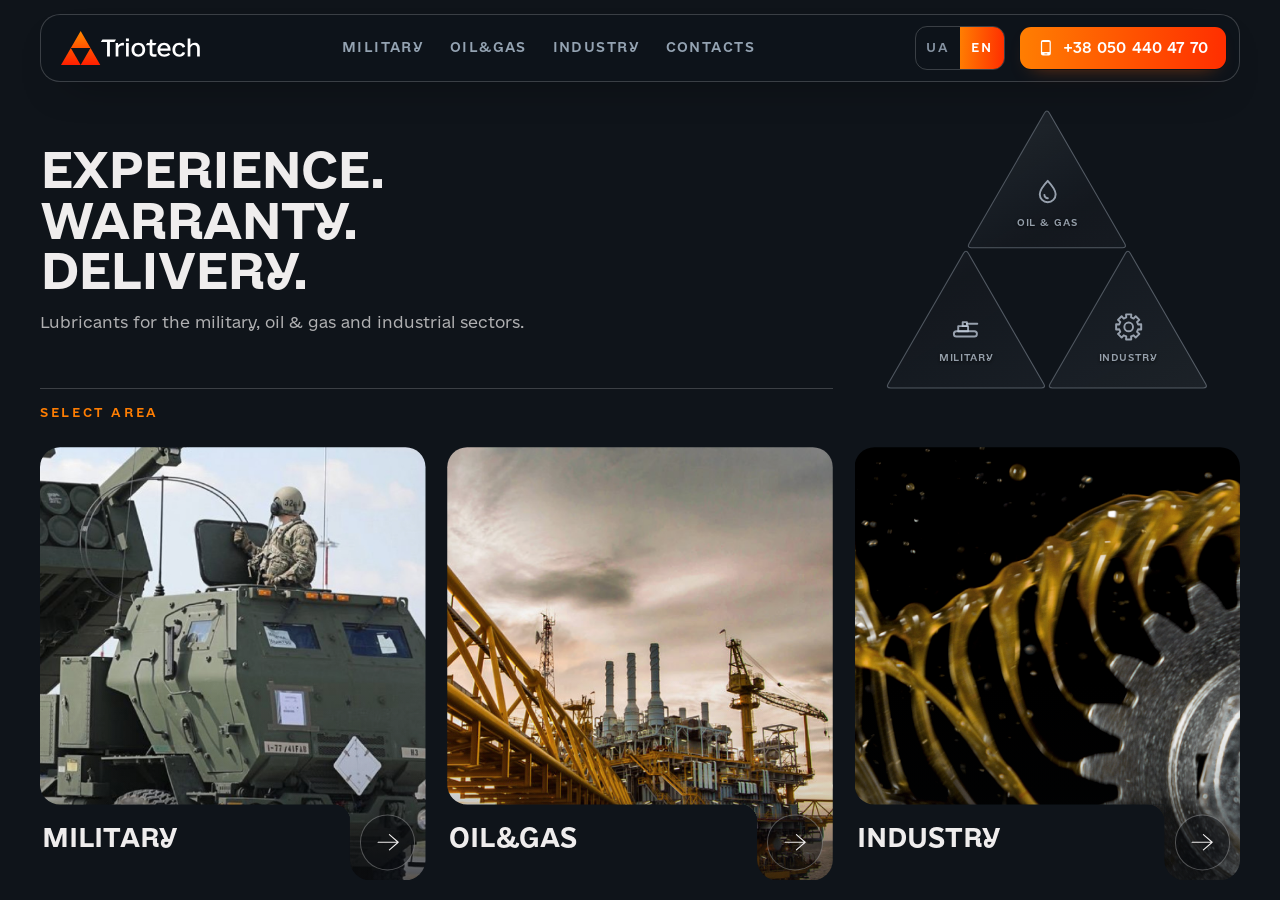
<file: Home/en/index.html>
<!DOCTYPE html>
<html lang="en">
<head>
    <meta charset="UTF-8">
    <meta name="viewport"
          content="width=device-width, user-scalable=no, initial-scale=1.0, maximum-scale=1.0, minimum-scale=1.0">
    <meta http-equiv="X-UA-Compatible" content="ie=edge">
    <link rel="stylesheet" href="../../css/style.css?v=39">
    <link rel="stylesheet" type="text/css" href="../../vendor/slick.css?v=39"/>

    <!-- Favicon -->
    <link href="../../favicon.png" rel="icon">

    <title>Home - Triotech</title>

    <meta property="og:type" content="website">
    <meta property="og:site_name" content="Triotech">
    <meta property="og:title" content="Triotech - Мастильні матеріали">
    <meta property="og:description" content="Українська компанія, яка продає мастильні матеріали у B2B сегменті">
    <meta property="og:url" content="/Home/en">
    <meta property="og:locale" content="uk_UA">
    <meta property="og:image" content="/img/preview.jpg">
    <meta property="og:image:width" content="968">
    <meta property="og:image:height" content="504">
</head>

<body>
<svg xmlns="http://www.w3.org/2000/svg" style="position:absolute;width:0;height:0;overflow:hidden" aria-hidden="true" focusable="false"><defs><clipPath id="tri-oilgas" clipPathUnits="objectBoundingBox"><path d="M 0.5074 0.0182 L 0.7401 0.4835 Q 0.7475 0.4983 0.7309 0.4983 L 0.2691 0.4983 Q 0.2525 0.4983 0.2599 0.4835 L 0.4926 0.0182 Q 0.5000 0.0033 0.5074 0.0182 Z"/></clipPath><clipPath id="tri-military" clipPathUnits="objectBoundingBox"><path d="M 0.2574 0.5182 L 0.4901 0.9835 Q 0.4975 0.9983 0.4809 0.9983 L 0.0191 0.9983 Q 0.0025 0.9983 0.0099 0.9835 L 0.2426 0.5182 Q 0.2500 0.5033 0.2574 0.5182 Z"/></clipPath><clipPath id="tri-industrial" clipPathUnits="objectBoundingBox"><path d="M 0.7574 0.5182 L 0.9901 0.9835 Q 0.9975 0.9983 0.9809 0.9983 L 0.5191 0.9983 Q 0.5025 0.9983 0.5099 0.9835 L 0.7426 0.5182 Q 0.7500 0.5033 0.7574 0.5182 Z"/></clipPath><filter id="triGlow" x="-60%" y="-60%" width="220%" height="220%"><feGaussianBlur stdDeviation="3.4" result="b"/><feMerge><feMergeNode in="b"/><feMergeNode in="b"/></feMerge></filter><linearGradient id="flameGrad" x1="0" y1="0" x2="1" y2="1"><stop offset="0%" stop-color="#FF7E02"/><stop offset="100%" stop-color="#FF2E00"/></linearGradient></defs><symbol viewBox="0 0 20 16" id="arrow__product"><path d="M19.286 7.994H1m10.286 6.994l8-6.994-8-6.994" stroke="currentColor" stroke-linecap="round" stroke-linejoin="round"/></symbol><symbol viewBox="0 0 20 17" id="arrow__send"><path d="M19.286 8.734H1M11.286 16l8-7.266-8-7.266" stroke="currentColor" stroke-linecap="round" stroke-linejoin="round"/></symbol><symbol viewBox="0 0 32 32" id="facebook"><path fill-rule="evenodd" clip-rule="evenodd" d="M0 5a5 5 0 015-5h22a5 5 0 015 5v22a5 5 0 01-5 5H5a5 5 0 01-5-5V5zm16 3c4.4 0 8 3.6 8 8 0 4-2.9 7.4-6.9 8v-5.7H19l.4-2.3h-2.2v-1.5c0-.6.3-1.2 1.3-1.2h1v-2s-.9-.2-1.8-.2c-1.8 0-3 1.1-3 3.1V16h-2v2.3h2v5.6C10.9 23.3 8 20 8 16c0-4.4 3.6-8 8-8z" fill="currentColor" fill-opacity=".8"/></symbol><symbol viewBox="0 0 32 32" id="instagram"><path d="M16 18.8c-1.5 0-2.8-1.2-2.8-2.8 0-1.5 1.2-2.8 2.8-2.8 1.5 0 2.8 1.2 2.8 2.8 0 1.5-1.3 2.8-2.8 2.8z" fill="currentColor" fill-opacity=".8"/><path fill-rule="evenodd" clip-rule="evenodd" d="M19.4 9.2h-6.8c-.8.1-1.2.2-1.5.3-.4.1-.7.3-1 .6-.237.237-.35.475-.485.762-.036.075-.073.155-.115.238a5.48 5.48 0 01-.052.148A3.53 3.53 0 009.2 12.6v6.8c.1.8.2 1.2.3 1.5.1.4.3.7.6 1 .237.237.475.35.762.485.075.036.155.073.238.115.046.015.095.033.148.052a3.53 3.53 0 001.352.248h6.8c.8-.1 1.2-.2 1.5-.3.4-.1.7-.3 1-.6.237-.237.35-.475.485-.762.036-.075.073-.155.115-.238.015-.046.033-.095.052-.147A3.53 3.53 0 0022.8 19.4v-6.8c-.1-.8-.2-1.2-.3-1.5-.1-.4-.3-.7-.6-1-.237-.237-.475-.35-.762-.485A11.461 11.461 0 0120.9 9.5c-.046-.015-.095-.033-.147-.052A3.53 3.53 0 0019.4 9.2zM16 11.7c-2.4 0-4.3 1.9-4.3 4.3s1.9 4.3 4.3 4.3 4.3-1.9 4.3-4.3-1.9-4.3-4.3-4.3zm5.4-.1a1 1 0 11-2 0 1 1 0 012 0z" fill="currentColor" fill-opacity=".8"/><path fill-rule="evenodd" clip-rule="evenodd" d="M0 5a5 5 0 015-5h22a5 5 0 015 5v22a5 5 0 01-5 5H5a5 5 0 01-5-5V5zm12.6 2.7h6.8c.9.1 1.5.2 2 .4.6.3 1 .5 1.5 1s.8 1 1 1.5c.2.5.4 1.1.4 2v6.8c-.1.9-.2 1.5-.4 2-.3.6-.5 1-1 1.5s-1 .8-1.5 1c-.5.2-1.1.4-2 .4h-6.8c-.9-.1-1.5-.2-2-.4-.6-.3-1-.5-1.5-1s-.8-1-1-1.5c-.2-.5-.4-1.1-.4-2v-6.8c.1-.9.2-1.5.4-2 .3-.6.5-1 1-1.5s1-.8 1.5-1c.5-.2 1.1-.4 2-.4z" fill="currentColor" fill-opacity=".8"/></symbol><symbol viewBox="0 0 32 32" id="linkedin"><path fill-rule="evenodd" clip-rule="evenodd" d="M0 5a5 5 0 015-5h22a5 5 0 015 5v22a5 5 0 01-5 5H5a5 5 0 01-5-5V5zm8.2 8.3V24h3.4V13.3H8.2zM8 9.9c0 1.1.8 1.9 1.9 1.9 1.1 0 1.9-.8 1.9-1.9C11.8 8.8 11 8 9.9 8 8.9 8 8 8.8 8 9.9zM20.6 24h3.2v-6.6c0-3.3-2-4.4-3.9-4.4-1.7 0-2.9 1.1-3.2 1.8v-1.5h-3.2V24h3.4v-5.7c0-1.5 1-2.3 2-2.3s1.7.5 1.7 2.2V24z" fill="currentColor" fill-opacity=".8"/></symbol><symbol viewBox="0 0 32 32" id="telegram"><path fill-rule="evenodd" clip-rule="evenodd" d="M5 0h22a5 5 0 015 5v22a5 5 0 01-5 5H5a5 5 0 01-5-5V5a5 5 0 015-5zm11.692 12.007c-1.433.596-4.297 1.83-8.592 3.701-.698.278-1.063.549-1.096.814-.056.449.505.625 1.27.866.104.032.212.066.322.102.752.245 1.764.53 2.29.542.477.01 1.01-.186 1.598-.59 4.013-2.709 6.084-4.078 6.214-4.108.092-.02.22-.047.305.03.087.076.078.221.069.26-.056.237-2.26 2.287-3.4 3.347-.356.33-.608.565-.66.619-.115.12-.233.233-.346.342-.699.674-1.223 1.179.029 2.004.602.396 1.083.724 1.563 1.051.525.358 1.048.714 1.725 1.158.172.113.337.23.497.344.61.436 1.16.826 1.837.764.393-.036.8-.406 1.007-1.51.488-2.61 1.447-8.263 1.669-10.592a2.602 2.602 0 00-.025-.58.621.621 0 00-.21-.4c-.176-.143-.448-.173-.57-.17-.554.009-1.405.305-5.496 2.006z" fill="currentColor" fill-opacity=".8"/></symbol><symbol viewBox="0 0 32 32" id="whatsapp"><path fill-rule="evenodd" clip-rule="evenodd" d="M12.6 21.7c1 .6 2.2.9 3.4.9 3.7 0 6.6-3 6.6-6.5 0-1.8-.6-3.4-1.9-4.7-1.3-1.2-2.9-1.9-4.7-1.9-3.6 0-6.6 3-6.6 6.6 0 1.2.3 2.4 1 3.5l.2.3-.7 2.4 2.5-.7.2.1zm5.6-4.7c.2 0 1.2.5 1.4.6.031.016.062.029.093.042.167.07.323.136.407.558.1 0 .1.4-.1.9-.1.4-.9.9-1.3.9-.068 0-.133.006-.202.012-.34.03-.786.07-2.198-.512-1.753-.701-2.968-2.4-3.309-2.877a1.856 1.856 0 00-.091-.123c-.017-.034-.052-.088-.097-.16-.221-.35-.703-1.11-.703-1.94 0-1 .5-1.5.7-1.7.2-.2.4-.2.5-.2h.4c.1 0 .3 0 .4.3.2.4.6 1.4.6 1.5 0 .033.011.067.022.1.023.067.045.133-.022.2-.05.05-.075.1-.1.15-.025.05-.05.1-.1.15l-.3.3c-.1.1-.2.2-.1.4s.5.9 1.1 1.4c.675.59 1.208.825 1.478.944.05.022.09.04.122.056.2 0 .3 0 .4-.1.05-.1.175-.25.3-.4.125-.15.25-.3.3-.4.1-.2.2-.2.4-.1z" fill="currentColor" fill-opacity=".8"/><path fill-rule="evenodd" clip-rule="evenodd" d="M0 16C0 7.163 7.163 0 16 0s16 7.163 16 16-7.163 16-16 16S0 24.837 0 16zm16-8c2.1 0 4.1.8 5.6 2.3 1.5 1.5 2.4 3.5 2.4 5.6 0 4.4-3.6 8-8 8-1.3 0-2.6-.4-3.8-1L8 24l1.1-4C8.4 18.8 8 17.4 8 16c0-4.4 3.6-8 8-8z" fill="currentColor" fill-opacity=".8"/></symbol><symbol viewBox="0 0 23 22" id="footer__tel"><path d="M6.937 7.95c1.38 3.767 2.81 5.27 6.447 6.871l-1.576 2.214c-4.176-2-6.256-5.37-7.236-8l2.365-1.084z" fill="currentColor"/><path d="M8.095 2.75c.739-.002 1.3.612 1.25 1.308-.08 1.095.005 1.884.232 2.863.124.538-.158 1.084-.606 1.436-.604.475-1.066 1.079-1.433 1.599-.509.72-2.26.669-2.646-.116-.796-1.614-1.335-4.588-.173-6.597.182-.316.55-.481.93-.483l2.446-.01zm11.208 11.945c.092-.692-.486-1.292-1.224-1.329a10.354 10.354 0 01-2.982-.562c-.55-.181-1.159.018-1.582.396-.572.51-1.262.87-1.853 1.151-.82.39-.975 2.038-.196 2.495 1.601.94 4.662 1.803 6.914.956a.993.993 0 00.619-.815l.304-2.292z" fill="currentColor"/></symbol><symbol viewBox="0 0 18 15" id="footer__mail"><path fill-rule="evenodd" clip-rule="evenodd" d="M16.349.91a1.68 1.68 0 011.32.628L8.915 8.543.24 1.666C.53 1.213 1.053.91 1.65.91h14.7zM0 12.57V2.908l6.224 4.935-6.211 4.924A1.52 1.52 0 010 12.57zm.57 1.19c.29.24.667.386 1.081.386H16.35a1.7 1.7 0 00.954-.29L10.69 8.563l-1.19.951a.942.942 0 01-1.164.003L7.129 8.56l-6.56 5.2zm11.019-5.917l6.366 5.094c.03-.118.045-.24.045-.367V2.713l-6.411 5.13z" fill="currentColor"/></symbol><symbol viewBox="0 0 16 21" id="footer__place"><path fill-rule="evenodd" clip-rule="evenodd" d="M8.002 20.979C4.942 17.616-.266 12.842.011 7.649.463 3.427 3.868.146 8.002.146c4.135 0 7.54 3.28 7.992 7.503.191 5.67-4.513 9.593-7.992 13.33z" fill="currentColor"/><path d="M11.525 8.265A3.264 3.264 0 118.263 5a3.264 3.264 0 013.262 3.265z" fill="currentColor"/></symbol><symbol viewBox="0 0 26 24" id="footer__send"><path d="M24.102.266L1.012 9.944s-1.092.4-1.007 1.137c.086.738.977 1.076.977 1.076l5.81 2.088s1.754 6.144 2.1 7.313c.344 1.166.621 1.194.621 1.194.322.149.614-.089.614-.089l3.753-3.655 5.85 4.792c1.583.737 2.16-.8 2.16-.8L26 .852c0-1.475-1.898-.585-1.898-.585zM20.014 21.22l-6.259-5.125-1.942 1.891.427-4.023L20.583 6 9.21 12.799l-5.044-1.813 19.245-8.067-3.398 18.3z" fill="currentColor"/></symbol><symbol viewBox="0 0 21 33" id="header-tel"><path d="M16.042 0H4.375A4.37 4.37 0 000 4.375v23.333a4.37 4.37 0 004.375 4.375h11.667a4.37 4.37 0 004.375-4.375V4.375A4.37 4.37 0 0016.042 0zm-2.917 29.167H7.292v-1.459h5.833v1.459zm4.74-4.375H2.552V4.375h15.313v20.417z" fill="currentColor"/></symbol><symbol viewBox="0 0 19 19" id="popup-close"><path d="M9.5 7.438L16.718.219l2.062 2.062-7.218 7.22 7.218 7.218-2.062 2.062L9.5 11.562l-7.22 7.219-2.06-2.062L7.437 9.5.22 2.281 2.28.22 9.5 7.438z" fill="currentColor"/></symbol></svg>
<header class="header header__primary">
    <div class="container header__container container__primary header__container--fatal">
        <div class="header__logo">
            <a href="../../Home/en/index.html">
                <img src="../../img/Gradient-Logo-white.svg" alt="logo">
            </a>
        </div>

        <div class="header__content"><nav class="header__navigation"><ul class="header__list"><li class="header__item"><a class="header__link" href="../../Military/en/index.html">Military</a></li><li class="header__item"><a class="header__link" href="../../OilGas/en/index.html">Oil&amp;Gas</a></li><li class="header__item"><a class="header__link" href="../../Industrial/en/index.html">Industry</a></li><li class="header__item"><a class="header__link" id="header__contacts" href="../../Military/en/index.html#contacts">Contacts</a></li></ul></nav><div class="lang__button lang--header"><div class="lang__list"><a class="lang__link" href="../../index.html" hreflang="uk">UA</a><span class="lang__link lang__link--on">EN</span></div></div><a class="header__tel header__tel--mobile" href="tel:+380504404770"><svg width="16" height="16" aria-hidden="true" focusable="false"><use href="#header-tel" xlink:href="#header-tel"></use></svg><span class="header__tel-num">+38 050 440 47 70</span></a></div><button class="hamburger" id="burger" type="button" aria-label="Menu" aria-expanded="false"><div class="hamburger-menu"><span class="hamburger-line"></span><span class="hamburger-line"></span></div></button><a class="header__tel" href="tel:+380504404770"><svg width="16" height="16" aria-hidden="true" focusable="false"><use href="#header-tel" xlink:href="#header-tel"></use></svg><span class="header__tel-num">+38 050 440 47 70</span></a>
    </div>
</header>
<div class="nav-scrim" aria-hidden="true"></div>


<main class="main">
    <section class="primary"><div class="primary__intro"><div class="container"><div class="primary__introtext"><h1 class="primary__intro-title">Experience. <br>Warranty. <br>Delivery.</h1><p class="primary__intro-sub">Lubricants for the military, oil &amp; gas and industrial sectors.</p></div><nav class="triad-nav primary__triad" aria-label="Industries"><ul class="triad-nav__list"><li class="triad-nav__item triad-nav__item--oilgas"><a class="triad-nav__link" href="../../OilGas/en/index.html"><span class="triad-nav__glass"></span><span class="triad-nav__inner"><svg class="triad-nav__ico" viewBox="0 0 24 24" fill="none" stroke="currentColor" stroke-width="1.5" stroke-linecap="round" stroke-linejoin="round" aria-hidden="true" focusable="false"><path d="M12 3.4c0 0 6.2 6.6 6.2 10.5a6.2 6.2 0 1 1-12.4 0C5.8 10 12 3.4 12 3.4z"/><path d="M9.4 14.3a2.7 2.7 0 0 0 2.7 2.7"/></svg><span class="triad-nav__label">Oil &amp; Gas</span></span></a><svg class="triad-nav__glow" viewBox="0 0 100 86.6" preserveAspectRatio="none" aria-hidden="true" focusable="false"><path d="M 50.7425 1.5747 L 74.0075 41.8696 Q 74.7500 43.1557 73.2650 43.1557 L 26.7350 43.1557 Q 25.2500 43.1557 25.9925 41.8696 L 49.2575 1.5747 Q 50.0000 0.2887 50.7425 1.5747 Z"/></svg></li><li class="triad-nav__item triad-nav__item--military"><a class="triad-nav__link" href="../../Military/en/index.html"><span class="triad-nav__glass"></span><span class="triad-nav__inner"><svg class="triad-nav__ico" viewBox="0 0 24 24" fill="none" stroke="currentColor" stroke-width="1.5" stroke-linecap="round" stroke-linejoin="round" aria-hidden="true" focusable="false"><rect x="2" y="15.4" width="18" height="4.1" rx="2"/><path d="M5.4 11.4h7.7v4H5.4z"/><path d="M8.9 8.3h3.3v3.1H8.9z"/><path d="M12.2 9.5h8.1"/></svg><span class="triad-nav__label">Military</span></span></a><svg class="triad-nav__glow" viewBox="0 0 100 86.6" preserveAspectRatio="none" aria-hidden="true" focusable="false"><path d="M 25.7425 44.8747 L 49.0075 85.1696 Q 49.7500 86.4557 48.2650 86.4557 L 1.7350 86.4557 Q 0.2500 86.4557 0.9925 85.1696 L 24.2575 44.8747 Q 25.0000 43.5887 25.7425 44.8747 Z"/></svg></li><li class="triad-nav__item triad-nav__item--industrial"><a class="triad-nav__link" href="../../Industrial/en/index.html"><span class="triad-nav__glass"></span><span class="triad-nav__inner"><svg class="triad-nav__ico" viewBox="0 0 24 24" fill="none" stroke="currentColor" stroke-width="1.5" stroke-linecap="round" stroke-linejoin="round" aria-hidden="true" focusable="false"><path d="M 19.36 10.11 L 21.79 9.97 L 21.79 14.03 L 19.36 13.89 L 18.54 15.87 L 20.36 17.49 L 17.49 20.36 L 15.87 18.54 L 13.89 19.36 L 14.03 21.79 L 9.97 21.79 L 10.11 19.36 L 8.13 18.54 L 6.51 20.36 L 3.64 17.49 L 5.46 15.87 L 4.64 13.89 L 2.21 14.03 L 2.21 9.97 L 4.64 10.11 L 5.46 8.13 L 3.64 6.51 L 6.51 3.64 L 8.13 5.46 L 10.11 4.64 L 9.97 2.21 L 14.03 2.21 L 13.89 4.64 L 15.87 5.46 L 17.49 3.64 L 20.36 6.51 L 18.54 8.13 Z"/><circle cx="12" cy="12" r="3.4"/></svg><span class="triad-nav__label">Industry</span></span></a><svg class="triad-nav__glow" viewBox="0 0 100 86.6" preserveAspectRatio="none" aria-hidden="true" focusable="false"><path d="M 75.7425 44.8747 L 99.0075 85.1696 Q 99.7500 86.4557 98.2650 86.4557 L 51.7350 86.4557 Q 50.2500 86.4557 50.9925 85.1696 L 74.2575 44.8747 Q 75.0000 43.5887 75.7425 44.8747 Z"/></svg></li></ul><svg class="triad-nav__edges" viewBox="0 0 100 86.6" preserveAspectRatio="none" aria-hidden="true" focusable="false"><path class="triad-edge" d="M 50.7425 1.5747 L 74.0075 41.8696 Q 74.7500 43.1557 73.2650 43.1557 L 26.7350 43.1557 Q 25.2500 43.1557 25.9925 41.8696 L 49.2575 1.5747 Q 50.0000 0.2887 50.7425 1.5747 Z"/><path class="triad-edge" d="M 25.7425 44.8747 L 49.0075 85.1696 Q 49.7500 86.4557 48.2650 86.4557 L 1.7350 86.4557 Q 0.2500 86.4557 0.9925 85.1696 L 24.2575 44.8747 Q 25.0000 43.5887 25.7425 44.8747 Z"/><path class="triad-edge" d="M 75.7425 44.8747 L 99.0075 85.1696 Q 99.7500 86.4557 98.2650 86.4557 L 51.7350 86.4557 Q 50.2500 86.4557 50.9925 85.1696 L 74.2575 44.8747 Q 75.0000 43.5887 75.7425 44.8747 Z"/></svg></nav><span class="primary__intro-label">Select area</span></div></div>
        <div class="swiper primary__swiper">
        <ul class="primary__list swiper-wrapper">
            <li class="primary__item swiper-slide">
                
                <span class="primary__slab primary__slab--tab" aria-hidden="true"><picture><source media="(max-width:1200px)" srcset="../../img/card-1.jpg?v=39"><img src="../../img/primary-1.png" alt="primary"></picture></span><span class="primary__slab primary__slab--joint" aria-hidden="true"><picture><source media="(max-width:1200px)" srcset="../../img/card-1.jpg?v=39"><img src="../../img/primary-1.png" alt="primary"></picture></span><div class="primary__bg"><picture><source media="(max-width:1200px)" srcset="../../img/card-1.jpg?v=39"><img src="../../img/primary-1.png" alt="primary"></picture></div>

                <div class="primary__wrapper">
                    <div class="container"><span class="primary__num">01</span>
                        <a class="primary__text" href="../../Home/en/index.html">Lubricants</a>

                        <p class="primary__text primary__text--mobile">Select area </p>

                        <div class="primary__copy"><h2 class="primary__title">MILITARY</h2><div class="primary__reveal"><p class="primary__desc">A wide range of lubricants for military vehicle and equipment</p></div></div>

                        <a class="primary__link" href="../../Military/en/index.html">
                            View

                            <svg class="primary__icon" width="20" height="16" fill="none">
                                <use href="#arrow__product" xlink:href="#arrow__product"></use>
                            </svg>
                        </a>

                        <a class="primary__link primary__link--mobile" href="../../Military/en/index.html">
                            MILITARY


                            <svg class="primary__icon" width="20" height="16" fill="none">
                                <use href="#arrow__product" xlink:href="#arrow__product"></use>
                            </svg>
                        </a>

                        <a class="primary__link primary__link--mobile" href="../../OilGas/en/index.html">
                            OIL&amp;GAS


                            <svg class="primary__icon" width="20" height="16" fill="none">
                                <use href="#arrow__product" xlink:href="#arrow__product"></use>
                            </svg>
                        </a>

                        <a class="primary__link primary__link--mobile" href="../../Industrial/en/index.html">
                            INDUSTRY


                            <svg class="primary__icon" width="20" height="16" fill="none">
                                <use href="#arrow__product" xlink:href="#arrow__product"></use>
                            </svg>
                        </a>
                    </div>
                </div>
            <a class="primary__cover" href="../../Military/en/index.html" aria-hidden="true" tabindex="-1"></a></li>
            <li class="primary__item swiper-slide primary__item--mobile">
                <span class="primary__slab primary__slab--tab" aria-hidden="true"><picture><source media="(max-width:1200px)" srcset="../../img/card-2.jpg?v=39"><img src="../../img/primary-2.png" alt="primary"></picture></span><span class="primary__slab primary__slab--joint" aria-hidden="true"><picture><source media="(max-width:1200px)" srcset="../../img/card-2.jpg?v=39"><img src="../../img/primary-2.png" alt="primary"></picture></span><div class="primary__bg"><picture><source media="(max-width:1200px)" srcset="../../img/card-2.jpg?v=39"><img src="../../img/primary-2.png" alt="primary"></picture></div>
                <div class="primary__wrapper">
                    <div class="container"><span class="primary__num">02</span>

                        <div class="primary__copy"><h2 class="primary__title">OIL&GAS</h2><div class="primary__reveal"><p class="primary__desc">Compounds, greases and special lubricants for drilling, transferring and production</p></div></div>

                        <a class="primary__link" href="../../OilGas/en/index.html">
                            View

                            <svg class="primary__icon" width="20" height="16" fill="none">
                                <use href="#arrow__product" xlink:href="#arrow__product"></use>
                            </svg>
                        </a>
                    </div>
                </div>
            <a class="primary__cover" href="../../OilGas/en/index.html" aria-hidden="true" tabindex="-1"></a></li>
            <li class="primary__item swiper-slide primary__item--mobile">
                <span class="primary__slab primary__slab--tab" aria-hidden="true"><picture><source media="(max-width:1200px)" srcset="../../img/card-3.jpg?v=39"><img src="../../img/primary-3.png" alt="primary"></picture></span><span class="primary__slab primary__slab--joint" aria-hidden="true"><picture><source media="(max-width:1200px)" srcset="../../img/card-3.jpg?v=39"><img src="../../img/primary-3.png" alt="primary"></picture></span><div class="primary__bg"><picture><source media="(max-width:1200px)" srcset="../../img/card-3.jpg?v=39"><img src="../../img/primary-3.png" alt="primary"></picture></div>
                <div class="primary__wrapper">
                    <div class="container"><span class="primary__num">03</span>

                        <div class="primary__copy"><h2 class="primary__title">INDUSTRY</h2><div class="primary__reveal"><p class="primary__desc">Our products are your decision for all industries and applications</p></div></div>

                        <a class="primary__link" href="../../Industrial/en/index.html">
                            View

                            <svg class="primary__icon" width="20" height="16" fill="none">
                                <use href="#arrow__product" xlink:href="#arrow__product"></use>
                            </svg>
                        </a>
                    </div>
                </div>

            <a class="primary__cover" href="../../Industrial/en/index.html" aria-hidden="true" tabindex="-1"></a></li>

        </ul>
    </div>
</section>
</main>

<script src="../../vendor/jquery.min.js?v=39"></script>
<script type="text/javascript" src="../../vendor/slick.min.js?v=39"></script>
<script src="../../js/main.js?v=39"></script>

<script src="../../js/ui.js?v=39"></script>
</body>
</html>
</file>
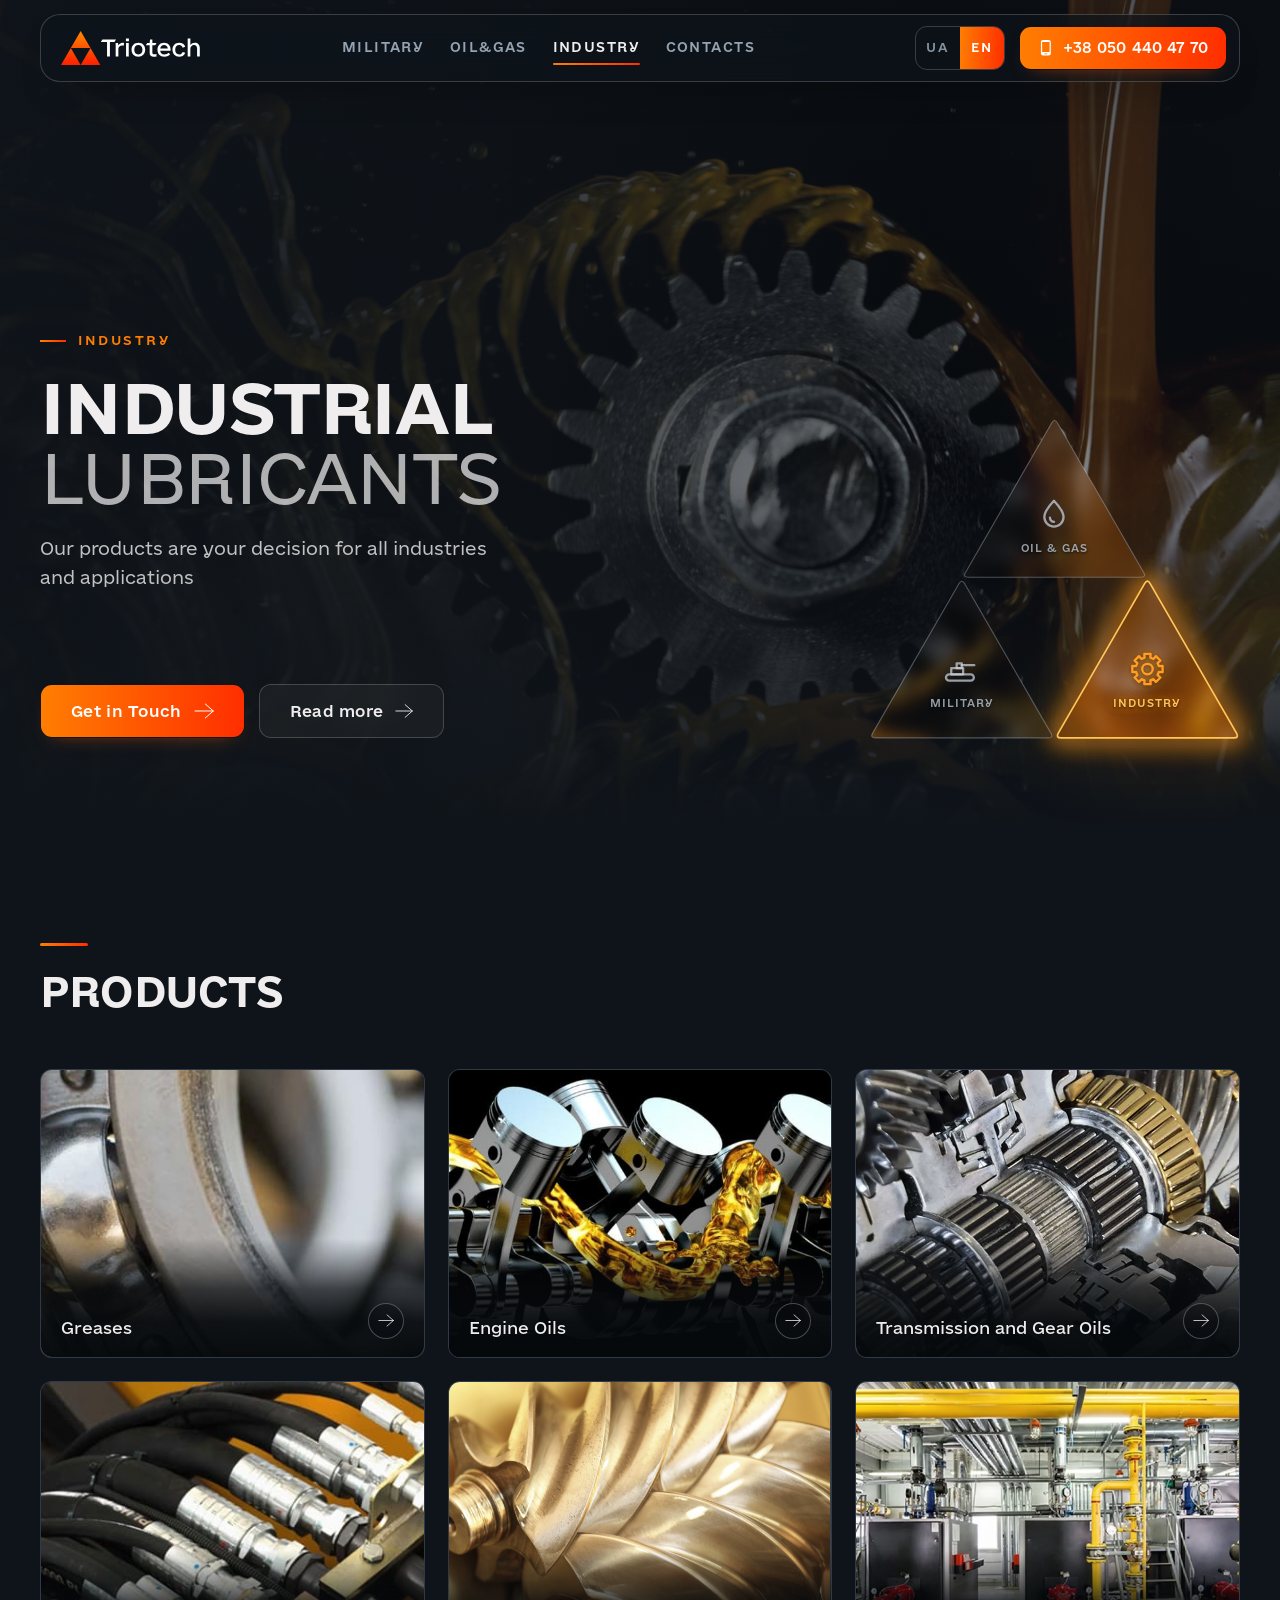
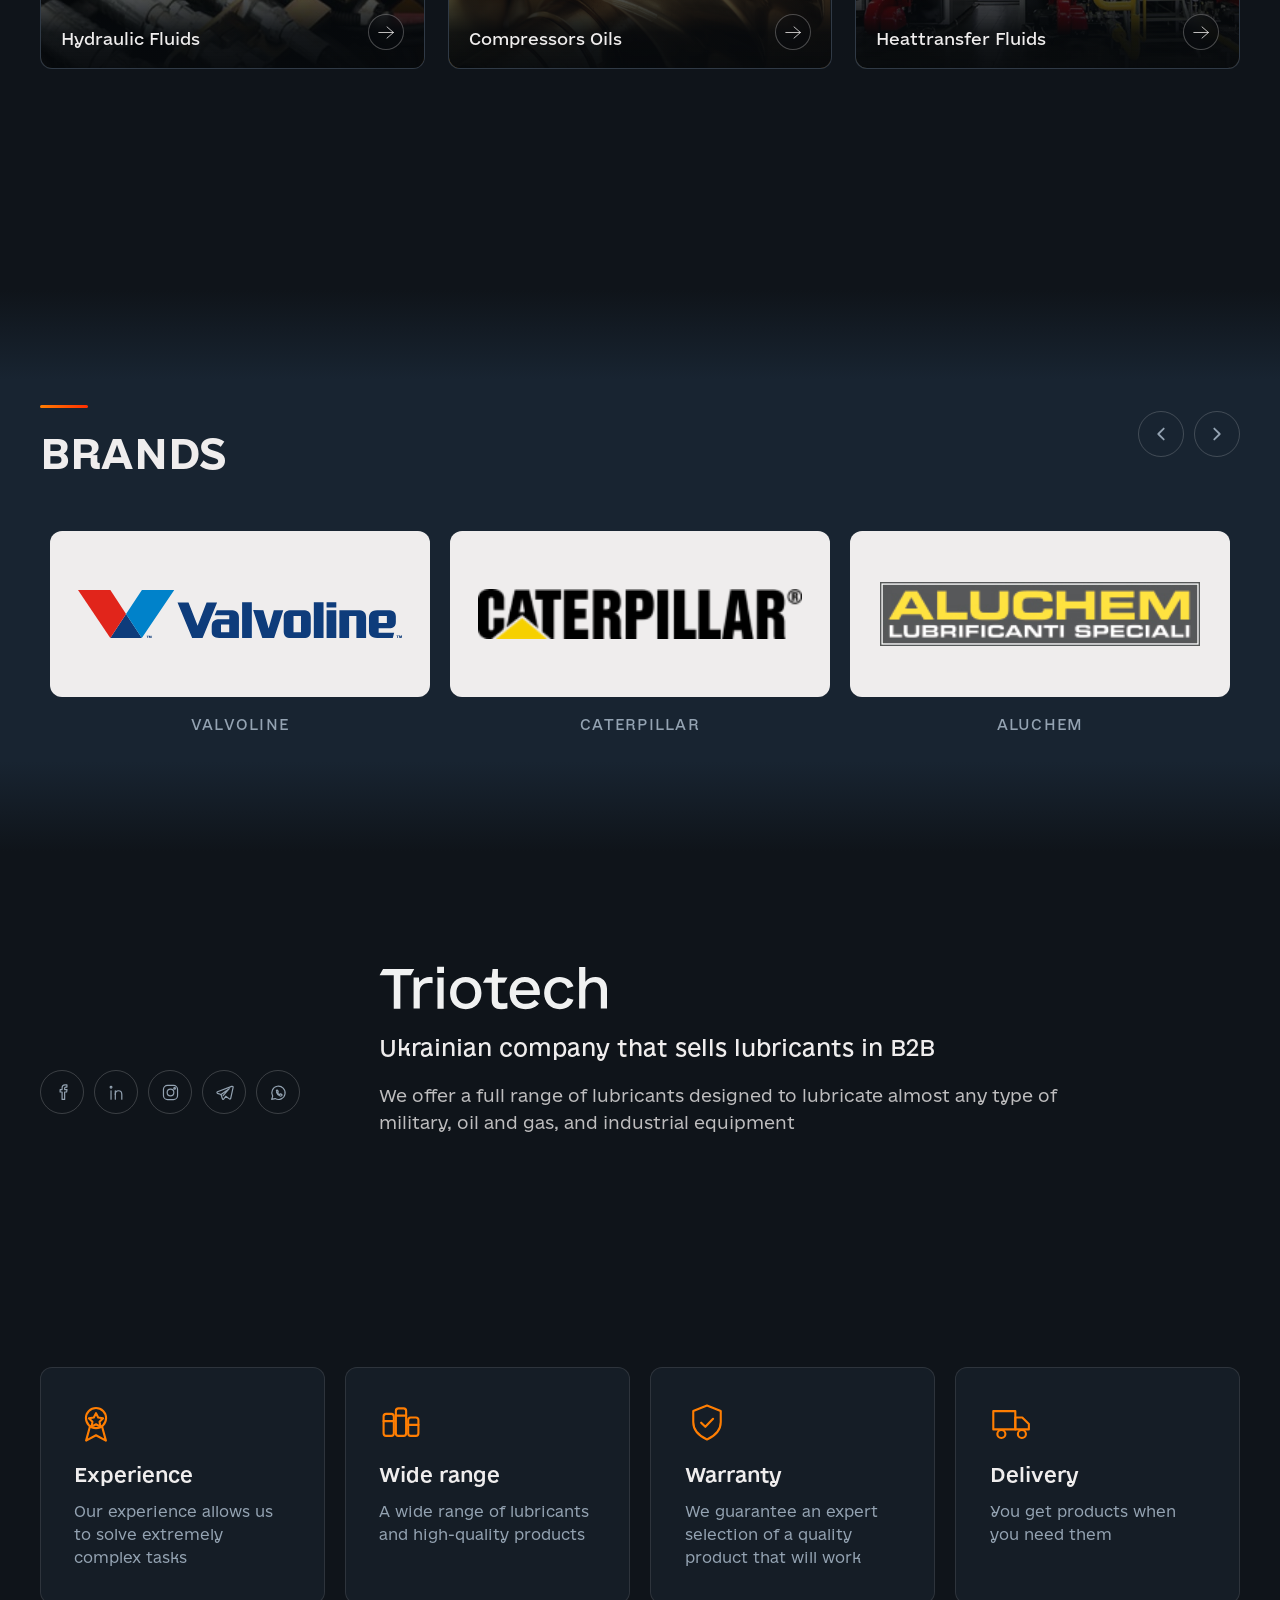
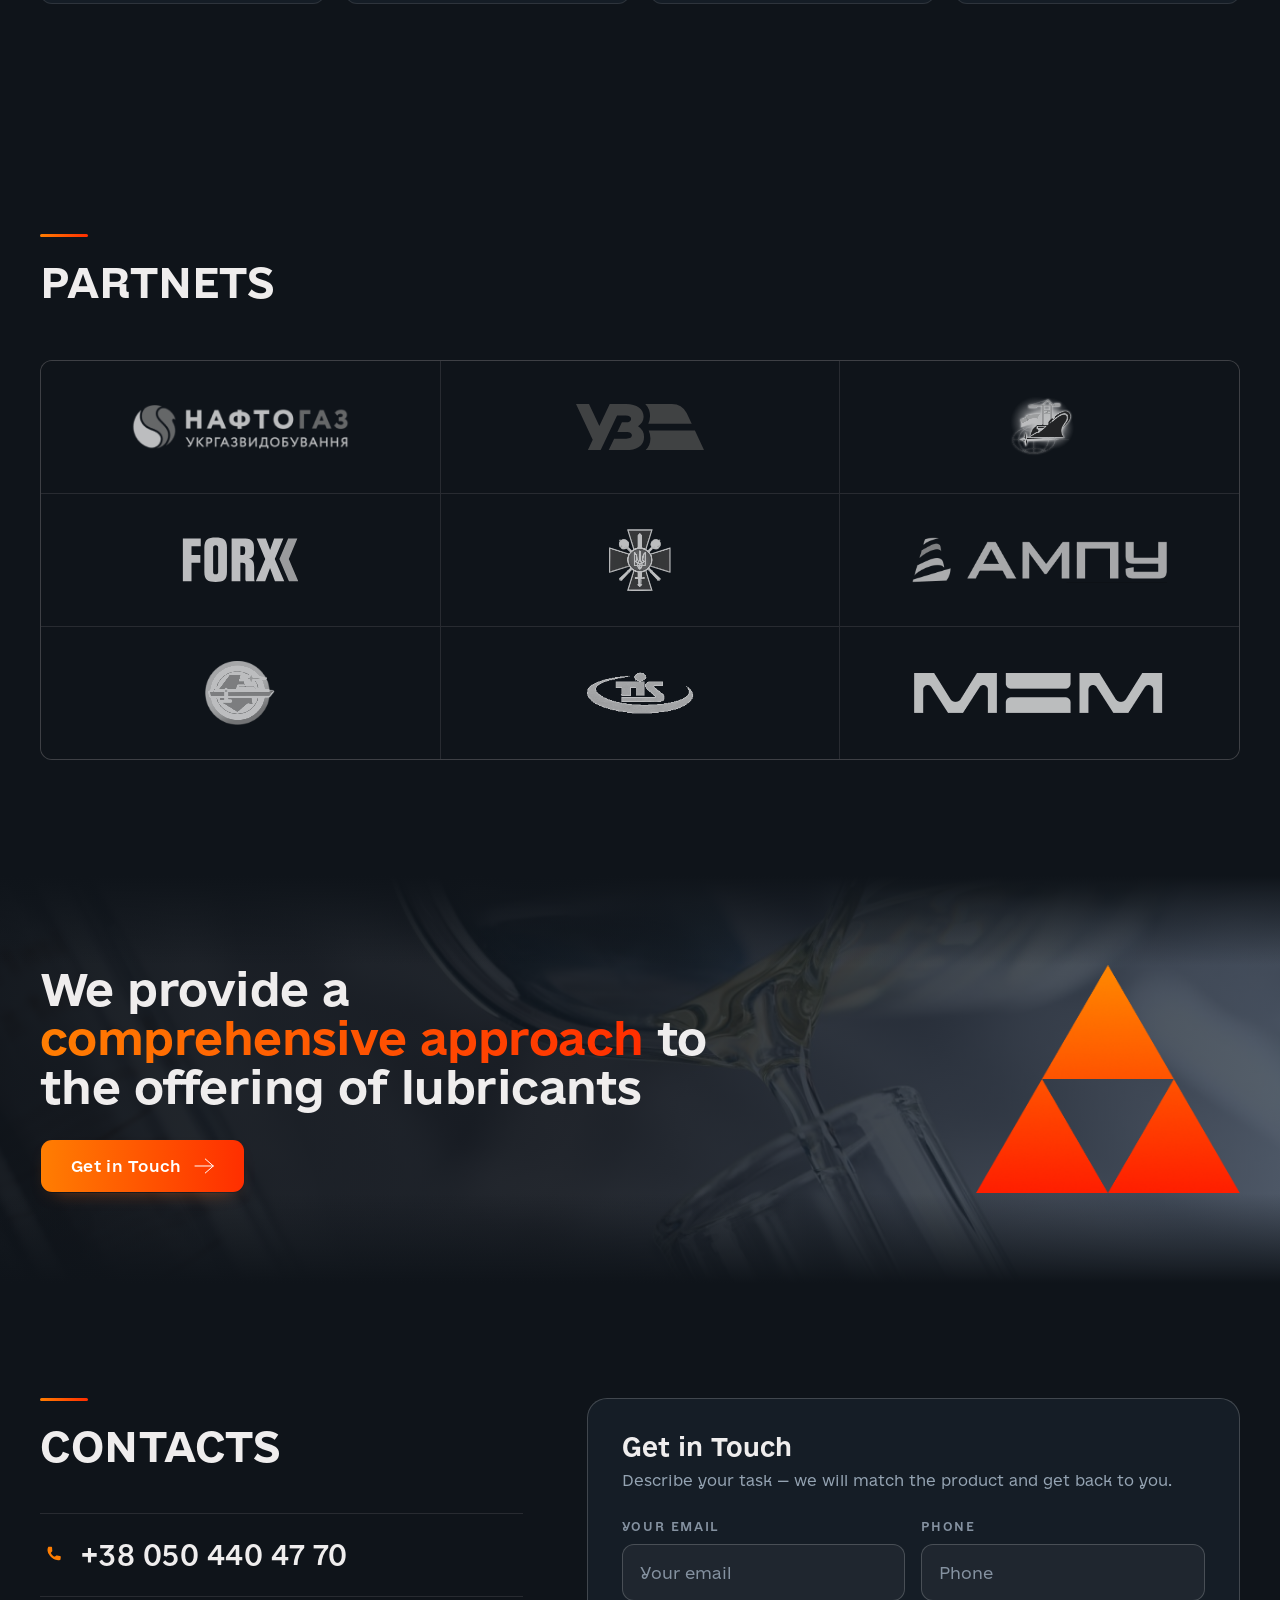
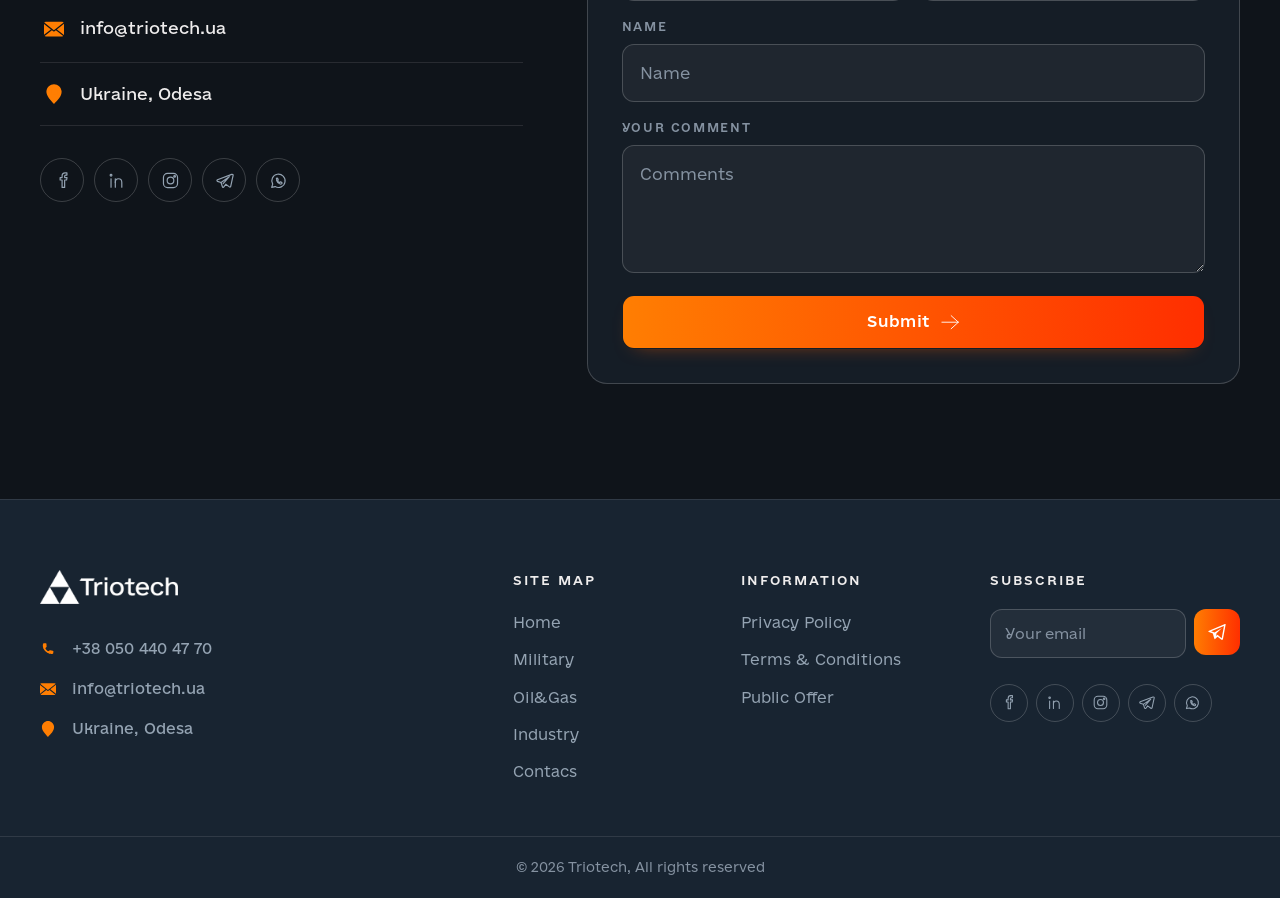
<file: Industrial/en/index.html>
<!DOCTYPE html>
<html lang="en">
<head>
    <meta charset="UTF-8">
    <meta name="viewport"
          content="width=device-width, user-scalable=no, initial-scale=1.0, maximum-scale=1.0, minimum-scale=1.0">
    <meta http-equiv="X-UA-Compatible" content="ie=edge">
    <link rel="stylesheet" href="../../css/style.css?v=39">
    <link rel="stylesheet" type="text/css" href="../../vendor/slick.css?v=39"/>

    <!-- Favicon -->
    <link href="../../favicon.png" rel="icon">

    <title>Industrial lubricants - Triotech</title>

    <meta property="og:type" content="website">
    <meta property="og:site_name" content="Triotech">
    <meta property="og:title" content="Triotech - Мастильні матеріали">
    <meta property="og:description" content="Українська компанія, яка продає мастильні матеріали у B2B сегменті">
    <meta property="og:url" content="/">
    <meta property="og:locale" content="uk_UA">
    <meta property="og:image" content="/img/preview.jpg">
    <meta property="og:image:width" content="968">
    <meta property="og:image:height" content="504">
</head>

<body>
<svg xmlns="http://www.w3.org/2000/svg" style="position:absolute;width:0;height:0;overflow:hidden" aria-hidden="true" focusable="false"><defs><linearGradient id="flameGrad" x1="0" y1="0" x2="1" y2="1"><stop offset="0%" stop-color="#FF7E02"/><stop offset="100%" stop-color="#FF2E00"/></linearGradient><clipPath id="tri-oilgas" clipPathUnits="objectBoundingBox"><path d="M 0.5074 0.0182 L 0.7401 0.4835 Q 0.7475 0.4983 0.7309 0.4983 L 0.2691 0.4983 Q 0.2525 0.4983 0.2599 0.4835 L 0.4926 0.0182 Q 0.5000 0.0033 0.5074 0.0182 Z"/></clipPath><clipPath id="tri-military" clipPathUnits="objectBoundingBox"><path d="M 0.2574 0.5182 L 0.4901 0.9835 Q 0.4975 0.9983 0.4809 0.9983 L 0.0191 0.9983 Q 0.0025 0.9983 0.0099 0.9835 L 0.2426 0.5182 Q 0.2500 0.5033 0.2574 0.5182 Z"/></clipPath><clipPath id="tri-industrial" clipPathUnits="objectBoundingBox"><path d="M 0.7574 0.5182 L 0.9901 0.9835 Q 0.9975 0.9983 0.9809 0.9983 L 0.5191 0.9983 Q 0.5025 0.9983 0.5099 0.9835 L 0.7426 0.5182 Q 0.7500 0.5033 0.7574 0.5182 Z"/></clipPath><linearGradient id="glassEdge" x1="0" y1="0" x2="0.75" y2="1"><stop offset="0%" stop-color="#fff" stop-opacity=".5"/><stop offset="30%" stop-color="#fff" stop-opacity=".12"/><stop offset="65%" stop-color="#fff" stop-opacity=".03"/><stop offset="100%" stop-color="#fff" stop-opacity=".16"/></linearGradient><linearGradient id="glassEdgeLit" x1="0" y1="0" x2="0.75" y2="1"><stop offset="0%" stop-color="#FFD9B0" stop-opacity=".75"/><stop offset="35%" stop-color="#FFA25A" stop-opacity=".22"/><stop offset="100%" stop-color="#FF7E02" stop-opacity=".30"/></linearGradient><filter id="triGlow" x="-60%" y="-60%" width="220%" height="220%"><feGaussianBlur stdDeviation="3.4" result="b"/><feMerge><feMergeNode in="b"/><feMergeNode in="b"/></feMerge></filter></defs><symbol viewBox="0 0 20 16" id="arrow__product"><path d="M19.286 7.994H1m10.286 6.994l8-6.994-8-6.994" stroke="currentColor" stroke-linecap="round" stroke-linejoin="round"/></symbol><symbol viewBox="0 0 20 17" id="arrow__send"><path d="M19.286 8.734H1M11.286 16l8-7.266-8-7.266" stroke="currentColor" stroke-linecap="round" stroke-linejoin="round"/></symbol><symbol viewBox="0 0 32 32" id="facebook"><path fill-rule="evenodd" clip-rule="evenodd" d="M0 5a5 5 0 015-5h22a5 5 0 015 5v22a5 5 0 01-5 5H5a5 5 0 01-5-5V5zm16 3c4.4 0 8 3.6 8 8 0 4-2.9 7.4-6.9 8v-5.7H19l.4-2.3h-2.2v-1.5c0-.6.3-1.2 1.3-1.2h1v-2s-.9-.2-1.8-.2c-1.8 0-3 1.1-3 3.1V16h-2v2.3h2v5.6C10.9 23.3 8 20 8 16c0-4.4 3.6-8 8-8z" fill="currentColor" fill-opacity=".8"/></symbol><symbol viewBox="0 0 32 32" id="instagram"><path d="M16 18.8c-1.5 0-2.8-1.2-2.8-2.8 0-1.5 1.2-2.8 2.8-2.8 1.5 0 2.8 1.2 2.8 2.8 0 1.5-1.3 2.8-2.8 2.8z" fill="currentColor" fill-opacity=".8"/><path fill-rule="evenodd" clip-rule="evenodd" d="M19.4 9.2h-6.8c-.8.1-1.2.2-1.5.3-.4.1-.7.3-1 .6-.237.237-.35.475-.485.762-.036.075-.073.155-.115.238a5.48 5.48 0 01-.052.148A3.53 3.53 0 009.2 12.6v6.8c.1.8.2 1.2.3 1.5.1.4.3.7.6 1 .237.237.475.35.762.485.075.036.155.073.238.115.046.015.095.033.148.052a3.53 3.53 0 001.352.248h6.8c.8-.1 1.2-.2 1.5-.3.4-.1.7-.3 1-.6.237-.237.35-.475.485-.762.036-.075.073-.155.115-.238.015-.046.033-.095.052-.147A3.53 3.53 0 0022.8 19.4v-6.8c-.1-.8-.2-1.2-.3-1.5-.1-.4-.3-.7-.6-1-.237-.237-.475-.35-.762-.485A11.461 11.461 0 0120.9 9.5c-.046-.015-.095-.033-.147-.052A3.53 3.53 0 0019.4 9.2zM16 11.7c-2.4 0-4.3 1.9-4.3 4.3s1.9 4.3 4.3 4.3 4.3-1.9 4.3-4.3-1.9-4.3-4.3-4.3zm5.4-.1a1 1 0 11-2 0 1 1 0 012 0z" fill="currentColor" fill-opacity=".8"/><path fill-rule="evenodd" clip-rule="evenodd" d="M0 5a5 5 0 015-5h22a5 5 0 015 5v22a5 5 0 01-5 5H5a5 5 0 01-5-5V5zm12.6 2.7h6.8c.9.1 1.5.2 2 .4.6.3 1 .5 1.5 1s.8 1 1 1.5c.2.5.4 1.1.4 2v6.8c-.1.9-.2 1.5-.4 2-.3.6-.5 1-1 1.5s-1 .8-1.5 1c-.5.2-1.1.4-2 .4h-6.8c-.9-.1-1.5-.2-2-.4-.6-.3-1-.5-1.5-1s-.8-1-1-1.5c-.2-.5-.4-1.1-.4-2v-6.8c.1-.9.2-1.5.4-2 .3-.6.5-1 1-1.5s1-.8 1.5-1c.5-.2 1.1-.4 2-.4z" fill="currentColor" fill-opacity=".8"/></symbol><symbol viewBox="0 0 32 32" id="linkedin"><path fill-rule="evenodd" clip-rule="evenodd" d="M0 5a5 5 0 015-5h22a5 5 0 015 5v22a5 5 0 01-5 5H5a5 5 0 01-5-5V5zm8.2 8.3V24h3.4V13.3H8.2zM8 9.9c0 1.1.8 1.9 1.9 1.9 1.1 0 1.9-.8 1.9-1.9C11.8 8.8 11 8 9.9 8 8.9 8 8 8.8 8 9.9zM20.6 24h3.2v-6.6c0-3.3-2-4.4-3.9-4.4-1.7 0-2.9 1.1-3.2 1.8v-1.5h-3.2V24h3.4v-5.7c0-1.5 1-2.3 2-2.3s1.7.5 1.7 2.2V24z" fill="currentColor" fill-opacity=".8"/></symbol><symbol viewBox="0 0 32 32" id="telegram"><path fill-rule="evenodd" clip-rule="evenodd" d="M5 0h22a5 5 0 015 5v22a5 5 0 01-5 5H5a5 5 0 01-5-5V5a5 5 0 015-5zm11.692 12.007c-1.433.596-4.297 1.83-8.592 3.701-.698.278-1.063.549-1.096.814-.056.449.505.625 1.27.866.104.032.212.066.322.102.752.245 1.764.53 2.29.542.477.01 1.01-.186 1.598-.59 4.013-2.709 6.084-4.078 6.214-4.108.092-.02.22-.047.305.03.087.076.078.221.069.26-.056.237-2.26 2.287-3.4 3.347-.356.33-.608.565-.66.619-.115.12-.233.233-.346.342-.699.674-1.223 1.179.029 2.004.602.396 1.083.724 1.563 1.051.525.358 1.048.714 1.725 1.158.172.113.337.23.497.344.61.436 1.16.826 1.837.764.393-.036.8-.406 1.007-1.51.488-2.61 1.447-8.263 1.669-10.592a2.602 2.602 0 00-.025-.58.621.621 0 00-.21-.4c-.176-.143-.448-.173-.57-.17-.554.009-1.405.305-5.496 2.006z" fill="currentColor" fill-opacity=".8"/></symbol><symbol viewBox="0 0 32 32" id="whatsapp"><path fill-rule="evenodd" clip-rule="evenodd" d="M12.6 21.7c1 .6 2.2.9 3.4.9 3.7 0 6.6-3 6.6-6.5 0-1.8-.6-3.4-1.9-4.7-1.3-1.2-2.9-1.9-4.7-1.9-3.6 0-6.6 3-6.6 6.6 0 1.2.3 2.4 1 3.5l.2.3-.7 2.4 2.5-.7.2.1zm5.6-4.7c.2 0 1.2.5 1.4.6.031.016.062.029.093.042.167.07.323.136.407.558.1 0 .1.4-.1.9-.1.4-.9.9-1.3.9-.068 0-.133.006-.202.012-.34.03-.786.07-2.198-.512-1.753-.701-2.968-2.4-3.309-2.877a1.856 1.856 0 00-.091-.123c-.017-.034-.052-.088-.097-.16-.221-.35-.703-1.11-.703-1.94 0-1 .5-1.5.7-1.7.2-.2.4-.2.5-.2h.4c.1 0 .3 0 .4.3.2.4.6 1.4.6 1.5 0 .033.011.067.022.1.023.067.045.133-.022.2-.05.05-.075.1-.1.15-.025.05-.05.1-.1.15l-.3.3c-.1.1-.2.2-.1.4s.5.9 1.1 1.4c.675.59 1.208.825 1.478.944.05.022.09.04.122.056.2 0 .3 0 .4-.1.05-.1.175-.25.3-.4.125-.15.25-.3.3-.4.1-.2.2-.2.4-.1z" fill="currentColor" fill-opacity=".8"/><path fill-rule="evenodd" clip-rule="evenodd" d="M0 16C0 7.163 7.163 0 16 0s16 7.163 16 16-7.163 16-16 16S0 24.837 0 16zm16-8c2.1 0 4.1.8 5.6 2.3 1.5 1.5 2.4 3.5 2.4 5.6 0 4.4-3.6 8-8 8-1.3 0-2.6-.4-3.8-1L8 24l1.1-4C8.4 18.8 8 17.4 8 16c0-4.4 3.6-8 8-8z" fill="currentColor" fill-opacity=".8"/></symbol><symbol viewBox="0 0 23 22" id="footer__tel"><path d="M6.937 7.95c1.38 3.767 2.81 5.27 6.447 6.871l-1.576 2.214c-4.176-2-6.256-5.37-7.236-8l2.365-1.084z" fill="currentColor"/><path d="M8.095 2.75c.739-.002 1.3.612 1.25 1.308-.08 1.095.005 1.884.232 2.863.124.538-.158 1.084-.606 1.436-.604.475-1.066 1.079-1.433 1.599-.509.72-2.26.669-2.646-.116-.796-1.614-1.335-4.588-.173-6.597.182-.316.55-.481.93-.483l2.446-.01zm11.208 11.945c.092-.692-.486-1.292-1.224-1.329a10.354 10.354 0 01-2.982-.562c-.55-.181-1.159.018-1.582.396-.572.51-1.262.87-1.853 1.151-.82.39-.975 2.038-.196 2.495 1.601.94 4.662 1.803 6.914.956a.993.993 0 00.619-.815l.304-2.292z" fill="currentColor"/></symbol><symbol viewBox="0 0 18 15" id="footer__mail"><path fill-rule="evenodd" clip-rule="evenodd" d="M16.349.91a1.68 1.68 0 011.32.628L8.915 8.543.24 1.666C.53 1.213 1.053.91 1.65.91h14.7zM0 12.57V2.908l6.224 4.935-6.211 4.924A1.52 1.52 0 010 12.57zm.57 1.19c.29.24.667.386 1.081.386H16.35a1.7 1.7 0 00.954-.29L10.69 8.563l-1.19.951a.942.942 0 01-1.164.003L7.129 8.56l-6.56 5.2zm11.019-5.917l6.366 5.094c.03-.118.045-.24.045-.367V2.713l-6.411 5.13z" fill="currentColor"/></symbol><symbol viewBox="0 0 16 21" id="footer__place"><path fill-rule="evenodd" clip-rule="evenodd" d="M8.002 20.979C4.942 17.616-.266 12.842.011 7.649.463 3.427 3.868.146 8.002.146c4.135 0 7.54 3.28 7.992 7.503.191 5.67-4.513 9.593-7.992 13.33z" fill="currentColor"/><path d="M11.525 8.265A3.264 3.264 0 118.263 5a3.264 3.264 0 013.262 3.265z" fill="currentColor"/></symbol><symbol viewBox="0 0 26 24" id="footer__send"><path d="M24.102.266L1.012 9.944s-1.092.4-1.007 1.137c.086.738.977 1.076.977 1.076l5.81 2.088s1.754 6.144 2.1 7.313c.344 1.166.621 1.194.621 1.194.322.149.614-.089.614-.089l3.753-3.655 5.85 4.792c1.583.737 2.16-.8 2.16-.8L26 .852c0-1.475-1.898-.585-1.898-.585zM20.014 21.22l-6.259-5.125-1.942 1.891.427-4.023L20.583 6 9.21 12.799l-5.044-1.813 19.245-8.067-3.398 18.3z" fill="currentColor"/></symbol><symbol viewBox="0 0 21 33" id="header-tel"><path d="M16.042 0H4.375A4.37 4.37 0 000 4.375v23.333a4.37 4.37 0 004.375 4.375h11.667a4.37 4.37 0 004.375-4.375V4.375A4.37 4.37 0 0016.042 0zm-2.917 29.167H7.292v-1.459h5.833v1.459zm4.74-4.375H2.552V4.375h15.313v20.417z" fill="currentColor"/></symbol><symbol viewBox="0 0 19 19" id="popup-close"><path d="M9.5 7.438L16.718.219l2.062 2.062-7.218 7.22 7.218 7.218-2.062 2.062L9.5 11.562l-7.22 7.219-2.06-2.062L7.437 9.5.22 2.281 2.28.22 9.5 7.438z" fill="currentColor"/></symbol></svg>
<header b-qltympal5c class="header">
    <div b-qltympal5c class="container">
        <div b-qltympal5c class="header__wrapper">
            <div b-qltympal5c class="header__wrap">
                <a class="header__logo" href="../../Home/en/index.html">
                    <img src="../../img/Gradient-Logo-white.svg" alt="logo">
                </a>
                <div b-qltympal5c class="header__content">
                    <nav b-qltympal5c class="header__navigation">
                        <ul b-qltympal5c class="header__list">
                            <li b-qltympal5c class="header__item">
                                <a class="header__link " href="../../Military/en/index.html">MILITARY</a>
                            </li>
                            <li b-qltympal5c class="header__item">
                                <a class="header__link " href="../../OilGas/en/index.html">OIL&amp;GAS</a>
                            </li>
                            <li b-qltympal5c class="header__item">
                                <a class="header__link header__link--active" href="../../Industrial/en/index.html">INDUSTRY</a>
                            </li>

                            <li b-qltympal5c class="header__item">
                                <a b-qltympal5c id="header__contacts" href="#contacts" class="header__link">CONTACTS</a>
                            </li>
                        </ul>
                    </nav>

                    <div class="lang__button lang--header"><div class="lang__list"><a class="lang__link" href="../../Industrial/index.html" hreflang="uk">UA</a><span class="lang__link lang__link--on">EN</span></div></div><button type="button" class="header__cta" data-quote><span>Get in Touch</span><svg class="btn__arrow" width="20" height="16" fill="none" aria-hidden="true" focusable="false"><use href="#arrow__product" xlink:href="#arrow__product"></use></svg></button>

                    <a b-qltympal5c href="tel:&#x2B;38 050 440 47 70" class="header__tel header__tel--mobile"><svg b-qltympal5c class="header__icon" width="21" height="33">
                            <use b-qltympal5c href="#header-tel" xlink:href="#header-tel"></use>
                        </svg><span class="header__tel-num">&#x2B;38 050 440 47 70</span></a>
                </div>
                <button b-qltympal5c class="hamburger" type="button" aria-label="Menu">
                    <div b-qltympal5c class="hamburger-menu">
                        <span b-qltympal5c class="hamburger-line"></span>
                        <span b-qltympal5c class="hamburger-line"></span>
                    </div>
                </button>
            </div>
            <a b-qltympal5c href="tel:&#x2B;38 050 440 47 70" class="header__tel"><svg b-qltympal5c class="header__icon" width="21" height="33">
                    <use b-qltympal5c href="#header-tel" xlink:href="#header-tel"></use>
                </svg><span class="header__tel-num">&#x2B;38 050 440 47 70</span></a>
        </div>
    </div>
</header>
<div class="nav-scrim" aria-hidden="true"></div>

<main b-qltympal5c class="main">


<section class="start js-main">
    <div class="start__bg">
        <img src="../../img/start-bg-3.jpg" alt="bg">
    </div>
    <div class="container">
        <div class="start__wrapper reveal"><p class="sector-tag"><span class="sector-tag__label">Industry</span></p>
            <h1 class="start__title">INDUSTRIAL<br><span>LUBRICANTS</span></h1>
            <div class="start__desc"><p class="start__text">Our products are your decision for all industries and applications</p>
        </div></div><nav class="start__navigation triad-nav" aria-label="Industries"><ul class="triad-nav__list"><li class="triad-nav__item triad-nav__item--oilgas"><a class="triad-nav__link" href="../../OilGas/en/index.html"><span class="triad-nav__glass"></span><span class="triad-nav__inner"><svg class="triad-nav__ico" viewBox="0 0 24 24" fill="none" stroke="currentColor" stroke-width="1.5" stroke-linecap="round" stroke-linejoin="round" aria-hidden="true" focusable="false"><path d="M12 3.4c0 0 6.2 6.6 6.2 10.5a6.2 6.2 0 1 1-12.4 0C5.8 10 12 3.4 12 3.4z"/><path d="M9.4 14.3a2.7 2.7 0 0 0 2.7 2.7"/></svg><span class="triad-nav__label">Oil &amp; Gas</span></span></a><svg class="triad-nav__glow" viewBox="0 0 100 86.6" preserveAspectRatio="none" aria-hidden="true" focusable="false"><path d="M 50.7425 1.5747 L 74.0075 41.8696 Q 74.7500 43.1557 73.2650 43.1557 L 26.7350 43.1557 Q 25.2500 43.1557 25.9925 41.8696 L 49.2575 1.5747 Q 50.0000 0.2887 50.7425 1.5747 Z"/></svg></li><li class="triad-nav__item triad-nav__item--military"><a class="triad-nav__link" href="../../Military/en/index.html"><span class="triad-nav__glass"></span><span class="triad-nav__inner"><svg class="triad-nav__ico" viewBox="0 0 24 24" fill="none" stroke="currentColor" stroke-width="1.5" stroke-linecap="round" stroke-linejoin="round" aria-hidden="true" focusable="false"><rect x="2" y="15.4" width="18" height="4.1" rx="2"/><path d="M5.4 11.4h7.7v4H5.4z"/><path d="M8.9 8.3h3.3v3.1H8.9z"/><path d="M12.2 9.5h8.1"/></svg><span class="triad-nav__label">Military</span></span></a><svg class="triad-nav__glow" viewBox="0 0 100 86.6" preserveAspectRatio="none" aria-hidden="true" focusable="false"><path d="M 25.7425 44.8747 L 49.0075 85.1696 Q 49.7500 86.4557 48.2650 86.4557 L 1.7350 86.4557 Q 0.2500 86.4557 0.9925 85.1696 L 24.2575 44.8747 Q 25.0000 43.5887 25.7425 44.8747 Z"/></svg></li><li class="triad-nav__item triad-nav__item--industrial is-active"><a class="triad-nav__link" href="../../Industrial/en/index.html" aria-current="page"><span class="triad-nav__glass"></span><span class="triad-nav__inner"><svg class="triad-nav__ico" viewBox="0 0 24 24" fill="none" stroke="currentColor" stroke-width="1.5" stroke-linecap="round" stroke-linejoin="round" aria-hidden="true" focusable="false"><path d="M 19.36 10.11 L 21.79 9.97 L 21.79 14.03 L 19.36 13.89 L 18.54 15.87 L 20.36 17.49 L 17.49 20.36 L 15.87 18.54 L 13.89 19.36 L 14.03 21.79 L 9.97 21.79 L 10.11 19.36 L 8.13 18.54 L 6.51 20.36 L 3.64 17.49 L 5.46 15.87 L 4.64 13.89 L 2.21 14.03 L 2.21 9.97 L 4.64 10.11 L 5.46 8.13 L 3.64 6.51 L 6.51 3.64 L 8.13 5.46 L 10.11 4.64 L 9.97 2.21 L 14.03 2.21 L 13.89 4.64 L 15.87 5.46 L 17.49 3.64 L 20.36 6.51 L 18.54 8.13 Z"/><circle cx="12" cy="12" r="3.4"/></svg><span class="triad-nav__label">Industry</span></span></a><svg class="triad-nav__glow" viewBox="0 0 100 86.6" preserveAspectRatio="none" aria-hidden="true" focusable="false"><path d="M 75.7425 44.8747 L 99.0075 85.1696 Q 99.7500 86.4557 98.2650 86.4557 L 51.7350 86.4557 Q 50.2500 86.4557 50.9925 85.1696 L 74.2575 44.8747 Q 75.0000 43.5887 75.7425 44.8747 Z"/></svg></li></ul><svg class="triad-nav__edges" viewBox="0 0 100 86.6" preserveAspectRatio="none" aria-hidden="true" focusable="false"><path class="triad-edge" d="M 50.7425 1.5747 L 74.0075 41.8696 Q 74.7500 43.1557 73.2650 43.1557 L 26.7350 43.1557 Q 25.2500 43.1557 25.9925 41.8696 L 49.2575 1.5747 Q 50.0000 0.2887 50.7425 1.5747 Z"/><path class="triad-edge" d="M 25.7425 44.8747 L 49.0075 85.1696 Q 49.7500 86.4557 48.2650 86.4557 L 1.7350 86.4557 Q 0.2500 86.4557 0.9925 85.1696 L 24.2575 44.8747 Q 25.0000 43.5887 25.7425 44.8747 Z"/><path class="triad-edge is-lit" d="M 75.7425 44.8747 L 99.0075 85.1696 Q 99.7500 86.4557 98.2650 86.4557 L 51.7350 86.4557 Q 50.2500 86.4557 50.9925 85.1696 L 74.2575 44.8747 Q 75.0000 43.5887 75.7425 44.8747 Z"/></svg></nav><div class="start__buttons"><button class="start__btn start__btn--defolt"><span>Get in Touch</span><svg class="btn__arrow" width="20" height="16" aria-hidden="true" focusable="false" fill="none"><use href="#arrow__product" xlink:href="#arrow__product"></use></svg></button><a href="#product" class="start__btn start__btn--grad">
                Read more
                <svg class="start__icon" width="20" height="16" fill="none">
                    <use href="#arrow__product" xlink:href="#arrow__product"></use>
                </svg>
            </a></div>
</section>

<section id="product" class="products">
    <div class="container">
        <h2 class="btn btn--product no-click reveal">PRODUCTS</h2>

        <ul class="product__list reveal-stagger">
            <li class="product__item">
                <div class="product__header">
                    <img src="../../img/product-16.jpeg" alt="product">
                </div>
                <div class="product__content">
                    <h3 class="product__name">Greases</h3><span class="product__arrow"><svg width="20" height="16" aria-hidden="true" focusable="false" fill="none"><use href="#arrow__product" xlink:href="#arrow__product"></use></svg></span>
                </div>
            </li>

            <li class="product__item">
                <div class="product__header">
                    <img src="../../img/product-17.jpeg" alt="product">
                </div>
                <div class="product__content">
                    <h3 class="product__name">Engine Oils</h3><span class="product__arrow"><svg width="20" height="16" aria-hidden="true" focusable="false" fill="none"><use href="#arrow__product" xlink:href="#arrow__product"></use></svg></span>
                </div>
            </li>

            <li class="product__item">
                <div class="product__header">
                    <img src="../../img/product-18.webp" alt="product">
                </div>
                <div class="product__content">
                    <h3 class="product__name">Transmission and Gear Oils</h3><span class="product__arrow"><svg width="20" height="16" aria-hidden="true" focusable="false" fill="none"><use href="#arrow__product" xlink:href="#arrow__product"></use></svg></span>
                </div>
            </li>

            <li class="product__item">
                <div class="product__header">
                    <img src="../../img/product-19.jpeg" alt="product">
                </div>
                <div class="product__content">
                    <h3 class="product__name">Hydraulic Fluids</h3><span class="product__arrow"><svg width="20" height="16" aria-hidden="true" focusable="false" fill="none"><use href="#arrow__product" xlink:href="#arrow__product"></use></svg></span>
                </div>
            </li>

            <li class="product__item">
                <div class="product__header">
                    <img src="../../img/product-20.png" alt="product">
                </div>
                <div class="product__content">
                    <h3 class="product__name">Compressors Oils</h3><span class="product__arrow"><svg width="20" height="16" aria-hidden="true" focusable="false" fill="none"><use href="#arrow__product" xlink:href="#arrow__product"></use></svg></span>
                </div>
            </li>

            <li class="product__item">
                <div class="product__header">
                    <img src="../../img/product-21.webp" alt="product">
                </div>
                <div class="product__content">
                    <h3 class="product__name">Heattransfer Fluids</h3><span class="product__arrow"><svg width="20" height="16" aria-hidden="true" focusable="false" fill="none"><use href="#arrow__product" xlink:href="#arrow__product"></use></svg></span>
                </div>
            </li>

            <li class="product__item extra">
                <div class="product__header">
                    <img src="../../img/product-22.jpeg" alt="product">
                </div>
                <div class="product__content">
                    <h3 class="product__name">Coolants</h3><span class="product__arrow"><svg width="20" height="16" aria-hidden="true" focusable="false" fill="none"><use href="#arrow__product" xlink:href="#arrow__product"></use></svg></span>
                </div>
            </li>

            <li class="product__item extra">
                <div class="product__header">
                    <img src="../../img/product-23.jpeg" alt="product">
                </div>
                <div class="product__content">
                    <h3 class="product__name">Turbine Engine Oil</h3><span class="product__arrow"><svg width="20" height="16" aria-hidden="true" focusable="false" fill="none"><use href="#arrow__product" xlink:href="#arrow__product"></use></svg></span>
                </div>
            </li>

            <li class="product__item extra">
                <div class="product__header">
                    <img src="../../img/product-24.webp" alt="product">
                </div>
                <div class="product__content">
                    <h3 class="product__name">Others</h3><span class="product__arrow"><svg width="20" height="16" aria-hidden="true" focusable="false" fill="none"><use href="#arrow__product" xlink:href="#arrow__product"></use></svg></span>
                </div>
            </li>
        </ul>
        
        <div class="product__foot reveal"><button id="productMore" class="product__more">View more
            <svg class="product__icon" width="20" height="16" fill="none">
                <use href="#arrow__product" xlink:href="#arrow__product"></use>
            </svg>
        </button><button class="products__btn quote"><span>Get in Touch</span><svg class="btn__arrow" width="20" height="16" aria-hidden="true" focusable="false" fill="none"><use href="#arrow__product" xlink:href="#arrow__product"></use></svg></button></div>
    </div>
</section>

<section b-qltympal5c class="brands">
    <div b-qltympal5c class="container">
        <h2 b-qltympal5c class="btn btn--brands no-click reveal">BRANDS</h2>


        <div b-qltympal5c class="brands__swiper reveal">
            <div b-qltympal5c class="brands__wrapper"><div b-qltympal5c class="brands__slide">
                    <div b-qltympal5c class="brands__header">
                        <img src="../../img/brands-2.svg" alt="brands">
                    </div>
                    <h3 b-qltympal5c class="brands__name">
                        Valvoline
                    </h3>
                </div><div b-qltympal5c class="brands__slide">
                    <div b-qltympal5c class="brands__header">
                        <img src="../../img/brands-4.png" alt="brands">
                    </div>
                    <h3 b-qltympal5c class="brands__name">
                        Caterpillar
                    </h3>
                </div><div b-qltympal5c class="brands__slide">
                    <div b-qltympal5c class="brands__header">
                        <img src="../../img/brands-6.png" alt="brands">
                    </div>
                    <h3 b-qltympal5c class="brands__name">
                        Aluchem
                    </h3>
                </div><div b-qltympal5c class="brands__slide">
                    <div b-qltympal5c class="brands__header">
                        <img src="../../img/brands-5.png" alt="brands">
                    </div>
                    <h3 b-qltympal5c class="brands__name">
                        Champion
                    </h3>
                </div><div b-qltympal5c class="brands__slide">
                    <div b-qltympal5c class="brands__header">
                        <img src="../../img/brands-7.png" alt="brands">
                    </div>
                    <h3 b-qltympal5c class="brands__name">
                        Bechem
                    </h3>
                </div><div b-qltympal5c class="brands__slide">
                    <div b-qltympal5c class="brands__header">
                        <img src="../../img/brands-3.png" alt="brands">
                    </div>
                    <h3 b-qltympal5c class="brands__name">
                        Cyclon
                    </h3>
                </div><div b-qltympal5c class="brands__slide">
                    <div b-qltympal5c class="brands__header">
                        <img src="../../img/brands-1.png" alt="brands">
                    </div>
                    <h3 b-qltympal5c class="brands__name">
                        OCRI
                    </h3>
                </div></div>
        </div>

        <div b-qltympal5c class="brands__navigation reveal">
            <button b-qltympal5c class="brands__prev" type="button" aria-label="Previous brand"><svg viewBox="0 0 24 22" aria-hidden="true" focusable="false"><path d="M15 5l-6 6 6 6" fill="none" stroke="currentColor" stroke-width="2" stroke-linecap="round" stroke-linejoin="round"/></svg></button>
            <button b-qltympal5c class="brands__next" type="button" aria-label="Next brand"><svg viewBox="0 0 24 22" aria-hidden="true" focusable="false"><path d="M9 5l6 6-6 6" fill="none" stroke="currentColor" stroke-width="2" stroke-linecap="round" stroke-linejoin="round"/></svg></button>
        </div>

        <div b-qltympal5c class="brands__decor">
            <img src="../../img/brands-decor.png" alt="decor">
        </div>
    </div>

</section>

<section b-qltympal5c class="about">
    <div b-qltympal5c class="container">
        <div b-qltympal5c class="about__bg">
            <img src="../../img/about-logo.png" alt="bg">
        </div>
        <div b-qltympal5c class="about__left">
            <h2 b-qltympal5c class="btn btn--about no-click reveal">ABOUT US</h2>
            
            <ul b-qltympal5c class="social__list social__list--about">
                <li b-qltympal5c class="social__item">
                    <a b-qltympal5c href="https://www.facebook.com/profile.php?id=100087215003059" class="social__link">
                        <svg viewBox="0 0 24 24" fill="none" stroke="currentColor" stroke-width="1.5" stroke-linecap="round" stroke-linejoin="round" aria-hidden="true" focusable="false"><path d="M14.7 8.3V6.6c0-.8.6-1.4 1.4-1.4h1.5V2.3h-2.4c-2.2 0-3.7 1.6-3.7 4v2H9v3.1h2.5v9.4h3.2v-9.4h2.5l.5-3.1z"/></svg>
                    </a>
                </li>
                <li b-qltympal5c class="social__item">
                    <a b-qltympal5c href="https://www.linkedin.com/company/triotech-llc/" class="social__link">
                        <svg viewBox="0 0 24 24" fill="none" stroke="currentColor" stroke-width="1.5" stroke-linecap="round" stroke-linejoin="round" aria-hidden="true" focusable="false"><circle cx="5.1" cy="5.3" r="1.1"/><path d="M5.1 9.8v10.6"/><path d="M10.5 20.4V9.8"/><path d="M10.5 14.4c0-2.6 1.7-4.6 4.1-4.6 2.4 0 4.1 2 4.1 4.6v6"/></svg>
                    </a>
                </li>
                <li b-qltympal5c class="social__item">
                    <a b-qltympal5c href="https://www.instagram.com/triotech_ukraine_/" class="social__link ">
                        <svg viewBox="0 0 24 24" fill="none" stroke="currentColor" stroke-width="1.5" stroke-linecap="round" stroke-linejoin="round" aria-hidden="true" focusable="false"><rect x="3.1" y="3.1" width="17.8" height="17.8" rx="5.2"/><circle cx="12" cy="12" r="4.2"/><circle cx="17.2" cy="6.8" r="1.05"/></svg>
                    </a>
                </li>
                <li b-qltympal5c class="social__item">
                    <a b-qltympal5c href="https://t.me/triotech_ukraine" class="social__link">
                        <svg viewBox="0 0 24 24" fill="none" stroke="currentColor" stroke-width="1.5" stroke-linecap="round" stroke-linejoin="round" aria-hidden="true" focusable="false"><path d="M21.1 4.2 3.1 11.1c-.9.35-.87 1.62.03 1.93l4.5 1.55 1.72 5.28c.27.82 1.34.99 1.84.29l2.45-3.44 4.53 3.34c.62.46 1.5.13 1.67-.62l3.05-13.98c.18-.82-.62-1.48-1.79-1.25z"/><path d="m7.63 14.58 10.4-7.36-7.75 8.73"/></svg>
                    </a>
                </li>
                <li b-qltympal5c class="social__item">
                    <a b-qltympal5c href="https://wa.me/qr/CX3KLC3YHZDWG1" class="social__link">
                        <svg viewBox="0 0 24 24" fill="none" stroke="currentColor" stroke-width="1.5" stroke-linecap="round" stroke-linejoin="round" aria-hidden="true" focusable="false"><path d="M3.4 20.6 4.65 16.6A8.4 8.4 0 1 1 7.75 19.7z"/><path d="M9.3 9.4c.15-.35.4-.35.62-.35h.5c.18 0 .4.02.6.47l.62 1.5c.1.24 0 .42-.1.55l-.4.47c-.16.18-.24.32-.1.55.4.72 1.2 1.5 1.95 1.9.25.14.42.08.56-.08l.47-.55c.16-.18.32-.24.55-.16l1.42.7c.4.18.4.4.4.55v.47c0 .24 0 .47-.4.72-.47.3-1.2.47-1.9.24-1.9-.63-3.8-2.53-4.4-4.4-.24-.72-.1-1.42.24-1.9z"/></svg>
                    </a>
                </li>
            </ul>
        </div>
        <div b-qltympal5c class="about__right reveal">
            <h2 b-qltympal5c class="about__title">
                <img src="../../img/logo-text.svg" alt="logo icon">
            </h2>
            <div b-qltympal5c class="about__wrap">
                <p b-qltympal5c class="about__text">
                    Ukrainian company that sells lubricants in B2B
                </p>
                <p b-qltympal5c class="about__text">We offer a full range of lubricants designed to lubricate almost any type of military, oil and gas, and industrial equipment</p></div>
            </div>
        </div>


    </div>
    <div b-qltympal5c class="about__decor">
        <img src="../../img/about-decor.png" alt="decor">
    </div>
</section>

<section b-qltympal5c class="why">
    <div b-qltympal5c class="container">
        <ul b-qltympal5c class="why__list reveal-stagger">
            <li b-qltympal5c class="why__item">
                <div b-qltympal5c class="why__header">
                    <span class="why__icon"><svg viewBox="0 0 24 24" aria-hidden="true" focusable="false"><circle cx="12" cy="9.3" r="5.5"/><path d="M12 6.6l1.2 2.42 2.68.39-1.94 1.89.46 2.66L12 12.7l-2.4 1.26.46-2.66-1.94-1.89 2.68-.39z"/><path d="M8.7 13.9 6.6 21.6l5.4-2.9 5.4 2.9-2.1-7.7"/></svg></span>
                    <h2 b-qltympal5c class="why__title">Experience</h2>
                </div>
                <p b-qltympal5c class="why__text">Our experience allows us to solve extremely complex tasks</p>
            </li>

            <li b-qltympal5c class="why__item">
                <div b-qltympal5c class="why__header">
                    <span class="why__icon"><svg viewBox="0 0 24 24" aria-hidden="true" focusable="false"><rect x="2.5" y="7" width="5.6" height="12" rx="1.4"/><rect x="9.2" y="4" width="5.6" height="15" rx="1.4"/><rect x="15.9" y="9" width="5.6" height="10" rx="1.4"/><path d="M2.5 11h5.6M9.2 8h5.6M15.9 13h5.6"/></svg></span>
                    <h2 b-qltympal5c class="why__title">Wide range</h2>
                </div>
                <p b-qltympal5c class="why__text">A wide range of lubricants and high-quality products</p>
            </li>

            <li b-qltympal5c class="why__item">
                <div b-qltympal5c class="why__header">
                    <span class="why__icon"><svg viewBox="0 0 24 24" aria-hidden="true" focusable="false"><path d="M12 2.5l7.5 3v6c0 4.6-3.2 7.6-7.5 9.5-4.3-1.9-7.5-4.9-7.5-9.5v-6z"/><path d="M8.8 11.8l2.3 2.3 4.2-4.4"/></svg></span>
                    <h2 b-qltympal5c class="why__title">Warranty</h2>
                </div>
                <p b-qltympal5c class="why__text">We guarantee an expert selection of a quality product that will work</p>
            </li>

            <li b-qltympal5c class="why__item">
                <div b-qltympal5c class="why__header">
                    <span class="why__icon"><svg viewBox="0 0 24 24" aria-hidden="true" focusable="false"><path d="M1.8 5.5h12v10h-12z"/><path d="M13.8 9h3.8l3.6 3.6v2.9h-7.4z"/><circle cx="6.2" cy="18" r="2.2"/><circle cx="17.4" cy="18" r="2.2"/></svg></span>
                    <h2 b-qltympal5c class="why__title">Delivery</h2>
                </div>
                <p b-qltympal5c class="why__text">You get products when you need them</p>
            </li>

        </ul>
    </div>
</section>

<section b-qltympal5c class="partner">
    <div b-qltympal5c class="partner__bg">
        <img src="../../img/partner-bg.png" alt="bg">
    </div>
    <div b-qltympal5c class="container">
        <h2 b-qltympal5c class="btn btn--partners no-click reveal">PARTNETS</h2>

        <ul b-qltympal5c class="partner__list reveal-stagger">
            <li b-qltympal5c class="partner__item">
                <a b-qltympal5c href="#" class="partner__link">
                    <picture b-qltympal5c class="picture partner__picture">
                        <img src="../../img/partner-1.png" alt="partner">
                    </picture>
                </a>
            </li>

            <li b-qltympal5c class="partner__item">
                <a b-qltympal5c href="#" class="partner__link">
                    <picture b-qltympal5c class="picture partner__picture">
                        <img src="../../img/partner-2.svg" alt="partner">
                    </picture>
                </a>
            </li>

            <li b-qltympal5c class="partner__item">
                <a b-qltympal5c href="#" class="partner__link">
                    <picture b-qltympal5c class="picture partner__picture">
                        <img src="../../img/partner-3.png" alt="partner">
                    </picture>
                </a>
            </li>

            <li b-qltympal5c class="partner__item">
                <a b-qltympal5c href="#" class="partner__link">
                    <picture b-qltympal5c class="picture partner__picture">
                        <img src="../../img/partner-4.svg" alt="partner">
                    </picture>
                </a>
            </li>

            <li b-qltympal5c class="partner__item">
                <a b-qltympal5c href="#" class="partner__link">
                    <picture b-qltympal5c class="picture partner__picture">
                        <img src="../../img/partner-5.svg" alt="partner">
                    </picture>
                </a>
            </li>

            <li b-qltympal5c class="partner__item">
                <a b-qltympal5c href="#" class="partner__link">
                    <picture b-qltympal5c class="picture partner__picture">
                        <img src="../../img/partner-6.png" alt="partner">
                    </picture>
                </a>
            </li>

            <li b-qltympal5c class="partner__item">
                <a b-qltympal5c href="#" class="partner__link">
                    <picture b-qltympal5c class="picture partner__picture">
                        <img src="../../img/partner-7.png" alt="partner">
                    </picture>
                </a>
            </li>

            <li b-qltympal5c class="partner__item">
                <a b-qltympal5c href="#" class="partner__link">
                    <picture b-qltympal5c class="picture partner__picture">
                        <img src="../../img/partner-8.png" alt="partner">
                    </picture>
                </a>
            </li>

            <li b-qltympal5c class="partner__item">
                <a b-qltympal5c href="#" class="partner__link">
                    <picture b-qltympal5c class="picture partner__picture">
                        <img src="../../img/partner-9.png" alt="partner">
                    </picture>
                </a>
            </li>
        </ul>
    </div>
</section>

<section b-qltympal5c class="quotes">
    <div b-qltympal5c class="quotes__bg">
        <img src="../../img/quotes-bg.png" alt="bg">
    </div>
    <div b-qltympal5c class="container">
        <div b-qltympal5c class="quotes__wrapper reveal">
            <h2 b-qltympal5c class="quotes__title">We provide a <span>comprehensive approach</span> to the offering of lubricants</h2>

            <button b-qltympal5c class="quotes__btn"><span>Get in Touch</span><svg class="btn__arrow" width="20" height="16" aria-hidden="true" focusable="false" fill="none"><use href="#arrow__product" xlink:href="#arrow__product"></use></svg></button>
        </div>
        <div b-qltympal5c class="quotes__img reveal">
            <img src="../../img/quotes-logo.png" alt="logo">
        </div>
    </div>
</section>

<section b-qltympal5c class="contact" id="contacts">
    <div b-qltympal5c class="container">
        

        <div b-qltympal5c class="contact__wrapper reveal">
            <div b-qltympal5c class="contact__left reveal"><h2 b-qltympal5c class="btn no-click reveal">CONTACTS</h2>
                <address b-qltympal5c class="footer__address">
                    <ul b-qltympal5c class="footer-address__list">
                        <li b-qltympal5c class="footer-address__item">
                            <a b-qltympal5c href="tel:&#x2B;38 050 440 47 70" class="footer-address__link footer-address__link--contact footer-address__link--contact-tel"><svg width="20" height="20" aria-hidden="true" focusable="false"><use href="#footer__tel" xlink:href="#footer__tel"></use></svg><span>&#x2B;38 050 440 47 70</span></a>
                        </li>

                        <li b-qltympal5c class="footer-address__item footer-address__item--contact-mail">
                            <a b-qltympal5c href="mailto:info@triotech.ua" class="footer-address__link footer-address__link--contact footer-address__link--contact-mail"><svg width="20" height="20" aria-hidden="true" focusable="false"><use href="#footer__mail" xlink:href="#footer__mail"></use></svg><span>info@triotech.ua</span></a>
                        </li>

                        <li b-qltympal5c class="footer-address__item footer-address__item--contact-place">
                            <a b-qltympal5c href="https://maps.app.goo.gl/1DWLZv3mq6eaKSMg9?g_st=it" class="footer-address__link footer-address__link--contact footer-address__link--contact-place"><svg width="20" height="20" aria-hidden="true" focusable="false"><use href="#footer__place" xlink:href="#footer__place"></use></svg><span>Ukraine, Odesa</span></a>
                        </li>
                    </ul>
                </address>


                <ul b-qltympal5c class="social__list social__list--contact">
                    <li b-qltympal5c class="social__item">
                        <a b-qltympal5c href="https://www.facebook.com/profile.php?id=100087215003059" class="social__link">
                            <svg viewBox="0 0 24 24" fill="none" stroke="currentColor" stroke-width="1.5" stroke-linecap="round" stroke-linejoin="round" aria-hidden="true" focusable="false"><path d="M14.7 8.3V6.6c0-.8.6-1.4 1.4-1.4h1.5V2.3h-2.4c-2.2 0-3.7 1.6-3.7 4v2H9v3.1h2.5v9.4h3.2v-9.4h2.5l.5-3.1z"/></svg>
                        </a>
                    </li>
                    <li b-qltympal5c class="social__item">
                        <a b-qltympal5c href="https://www.linkedin.com/company/triotech-llc/" class="social__link">
                            <svg viewBox="0 0 24 24" fill="none" stroke="currentColor" stroke-width="1.5" stroke-linecap="round" stroke-linejoin="round" aria-hidden="true" focusable="false"><circle cx="5.1" cy="5.3" r="1.1"/><path d="M5.1 9.8v10.6"/><path d="M10.5 20.4V9.8"/><path d="M10.5 14.4c0-2.6 1.7-4.6 4.1-4.6 2.4 0 4.1 2 4.1 4.6v6"/></svg>
                        </a>
                    </li>
                    <li b-qltympal5c class="social__item">
                        <a b-qltympal5c href="https://www.instagram.com/triotech_ukraine_/" class="social__link ">
                            <svg viewBox="0 0 24 24" fill="none" stroke="currentColor" stroke-width="1.5" stroke-linecap="round" stroke-linejoin="round" aria-hidden="true" focusable="false"><rect x="3.1" y="3.1" width="17.8" height="17.8" rx="5.2"/><circle cx="12" cy="12" r="4.2"/><circle cx="17.2" cy="6.8" r="1.05"/></svg>
                        </a>
                    </li>
                    <li b-qltympal5c class="social__item">
                        <a b-qltympal5c href="https://t.me/triotech_ukraine" class="social__link">
                            <svg viewBox="0 0 24 24" fill="none" stroke="currentColor" stroke-width="1.5" stroke-linecap="round" stroke-linejoin="round" aria-hidden="true" focusable="false"><path d="M21.1 4.2 3.1 11.1c-.9.35-.87 1.62.03 1.93l4.5 1.55 1.72 5.28c.27.82 1.34.99 1.84.29l2.45-3.44 4.53 3.34c.62.46 1.5.13 1.67-.62l3.05-13.98c.18-.82-.62-1.48-1.79-1.25z"/><path d="m7.63 14.58 10.4-7.36-7.75 8.73"/></svg>
                        </a>
                    </li>
                    <li b-qltympal5c class="social__item">
                        <a b-qltympal5c href="https://wa.me/qr/CX3KLC3YHZDWG1" class="social__link">
                            <svg viewBox="0 0 24 24" fill="none" stroke="currentColor" stroke-width="1.5" stroke-linecap="round" stroke-linejoin="round" aria-hidden="true" focusable="false"><path d="M3.4 20.6 4.65 16.6A8.4 8.4 0 1 1 7.75 19.7z"/><path d="M9.3 9.4c.15-.35.4-.35.62-.35h.5c.18 0 .4.02.6.47l.62 1.5c.1.24 0 .42-.1.55l-.4.47c-.16.18-.24.32-.1.55.4.72 1.2 1.5 1.95 1.9.25.14.42.08.56-.08l.47-.55c.16-.18.32-.24.55-.16l1.42.7c.4.18.4.4.4.55v.47c0 .24 0 .47-.4.72-.47.3-1.2.47-1.9.24-1.9-.63-3.8-2.53-4.4-4.4-.24-.72-.1-1.42.24-1.9z"/></svg>
                        </a>
                    </li>
                </ul>
            </div>
            <div b-qltympal5c class="contact__right"><h3 class="contact__form-title">Get in Touch</h3><p class="contact__form-sub">Describe your task — we will match the product and get back to you.</p>
                <form class="form" id="f0-contactForm" action="/Contact/en" method="post">
                    <ul b-qltympal5c class="form__list">
                        <li b-qltympal5c class="form__item">
                            <label b-qltympal5c class="form__label" for="f0-email">Your email</label>
                            <input b-qltympal5c class="form__input form__input--contact" type="text" id="f0-email" name="Email" placeholder="Your email">
                        </li>

                        <li b-qltympal5c class="form__item">
                            <label b-qltympal5c class="form__label" for="f0-tel">Phone</label>
                            <input b-qltympal5c class="form__input form__input--contact" type="tel" id="f0-tel" name="Phone" placeholder="Phone">
                        </li>

                        <li b-qltympal5c class="form__item">
                            <label b-qltympal5c class="form__label" for="f0-name">Name</label>
                            <input b-qltympal5c class="form__input form__input--contact" type="tel" id="f0-name" name="Name" placeholder="Name">
                        </li>

                        <li b-qltympal5c class="form__item">
                            <label class="form__label" for="f0-textarea">Your comment</label>
                            <textarea b-qltympal5c required="required" class="form__textarea form__textarea--contact" id="f0-textarea" name="Message" placeholder="Comments" ></textarea>
                        </li>
                    </ul>


                    <button b-qltympal5c class="form__btn form__btn--contact">Submit
                        <svg b-qltympal5c class="form__icon" width="20" height="17" fill="none">
                            <use b-qltympal5c href="#arrow__send" xlink:href="#arrow__send"></use>
                        </svg>
                    </button>
                </form>

            </div>
        </div>

        <div b-qltympal5c class="contact__decor">
            <img src="../../img/contact-decor.png" alt="decor">
        </div>
    </div>
</section>
</main>

<footer b-qltympal5c class="footer">
    <div b-qltympal5c class="footer__wrapper">
        <div b-qltympal5c class="container">
            <div b-qltympal5c class="footer__left reveal">
                <a href="../../Home/en/index.html">
                    <img src="../../img/logo-footer.png" alt="logo">
                </a>
                <address b-qltympal5c class="footer__address">
                    <ul b-qltympal5c class="footer-address__list">
                        <li b-qltympal5c class="footer-address__item">
                            <a b-qltympal5c href="tel:+38 050 440 47 70" class="footer-address__link">
                                <svg b-qltympal5c class="footer-address__icon" width="23" height="22">
                                    <use b-qltympal5c href="#footer__tel" xlink:href="#footer__tel"></use>
                                </svg>

                                &#x2B;38 050 440 47 70
                            </a>
                        </li>

                        <li b-qltympal5c class="footer-address__item">
                            <a b-qltympal5c href="mailto: triotech.ukraine@gmail.com" class="footer-address__link">
                                <svg b-qltympal5c class="footer-address__icon" width="18" height="15">
                                    <use b-qltympal5c href="#footer__mail" xlink:href="#footer__mail"></use>
                                </svg>
                                info@triotech.ua
                            </a>
                        </li>

                        <li b-qltympal5c class="footer-address__item">
                            <a b-qltympal5c href="https://maps.app.goo.gl/1DWLZv3mq6eaKSMg9?g_st=it" class="footer-address__link">
                                <svg b-qltympal5c class="footer-address__icon" width="16" height="21" fill="none">
                                    <use b-qltympal5c href="#footer__place" xlink:href="#footer__place"></use>
                                </svg>

                                Ukraine, Odesa
                            </a>
                        </li>
                    </ul>
                </address>
            </div>
            <div b-qltympal5c class="footer__right reveal-stagger">
                <ul b-qltympal5c class="footer__list">
                    <li b-qltympal5c class="footer__item">
                        <h2 b-qltympal5c class="footer__title">SITE MAP</h2>
                        <nav b-qltympal5c class="footer__navigation">
                            <ul b-qltympal5c class="menu__list menu__list--footer">
                                <li b-qltympal5c class="menu__item menu__item--footer">
                                    <a class="menu__link" href="../../Home/en/index.html">Home</a>
                                </li>
                                <li b-qltympal5c class="menu__item menu__item--footer">
                                    <a class="menu__link" href="../../Military/en/index.html">Military</a>
                                </li>
                                <li b-qltympal5c class="menu__item menu__item--footer">
                                    <a class="menu__link" href="../../OilGas/en/index.html">Oil&amp;Gas</a>
                                </li>
                                <li b-qltympal5c class="menu__item menu__item--footer">
                                    <a class="menu__link" href="../../Industrial/en/index.html">Industry</a>
                                </li>
                                <li b-qltympal5c class="menu__item menu__item--footer">
                                    <a b-qltympal5c href="#contacts" class="menu__link">Contacs</a>
                                </li>
                            </ul>
                        </nav>
                    </li>
                    <li b-qltympal5c class="footer__item">
                        <h2 b-qltympal5c class="footer__title">INFORMATION</h2>
                        <nav b-qltympal5c class="footer__navigation">
                            <ul b-qltympal5c class="menu__list menu__list--footer">
                                <li b-qltympal5c class="menu__item menu__item--footer">
                                    <a b-qltympal5c href="../../doc/pp_en.pdf" class="menu__link">Privacy Policy</a>
                                </li>
                                <li b-qltympal5c class="menu__item menu__item--footer">
                                    <a b-qltympal5c href="../../doc/subscription_en.pdf" class="menu__link">Terms &amp; Conditions</a>
                                </li>
                                <li b-qltympal5c class="menu__item menu__item--footer">
                                    <a b-qltympal5c href="../../doc/public_en.pdf" class="menu__link">Public Offer</a>
                                </li>
                            </ul>
                        </nav>
                    </li>
                </ul>
                <div b-qltympal5c class="footer__subscribe">
                    <h2 b-qltympal5c class="footer__title">SUBSCRIBE</h2>
                    <form class="footer__form" id="f1-subscribeForm" action="/Subscribe/en" method="post">
                        <div b-qltympal5c class="footer__wrap">
                            <label b-qltympal5c for="f1-email" class="visually-hidden">Your email</label>
                            <input b-qltympal5c class="footer__input" type="email" id="f1-email" name="email" required="required" placeholder="Your email">
                            <button b-qltympal5c class="footer__send" type="button" aria-label="Subscribe">
                                <svg b-qltympal5c class="footer__send-icon" width="26" height="24">
                                    <use b-qltympal5c href="#footer__send" xlink:href="#footer__send"></use>
                                </svg>
                            </button>
                        </div>
                    </form>
                    <ul b-qltympal5c class="social__list social__list--footer">
                        <li b-qltympal5c class="social__item">
                            <a b-qltympal5c href="https://www.facebook.com/profile.php?id=100087215003059" class="social__link">
                                <svg viewBox="0 0 24 24" fill="none" stroke="currentColor" stroke-width="1.5" stroke-linecap="round" stroke-linejoin="round" aria-hidden="true" focusable="false"><path d="M14.7 8.3V6.6c0-.8.6-1.4 1.4-1.4h1.5V2.3h-2.4c-2.2 0-3.7 1.6-3.7 4v2H9v3.1h2.5v9.4h3.2v-9.4h2.5l.5-3.1z"/></svg>
                            </a>
                        </li>
                        <li b-qltympal5c class="social__item">
                            <a b-qltympal5c href="https://www.linkedin.com/company/triotech-llc/" class="social__link">
                                <svg viewBox="0 0 24 24" fill="none" stroke="currentColor" stroke-width="1.5" stroke-linecap="round" stroke-linejoin="round" aria-hidden="true" focusable="false"><circle cx="5.1" cy="5.3" r="1.1"/><path d="M5.1 9.8v10.6"/><path d="M10.5 20.4V9.8"/><path d="M10.5 14.4c0-2.6 1.7-4.6 4.1-4.6 2.4 0 4.1 2 4.1 4.6v6"/></svg>
                            </a>
                        </li>
                        <li b-qltympal5c class="social__item">
                            <a b-qltympal5c href="https://www.instagram.com/triotech_ukraine_/" class="social__link">
                                <svg viewBox="0 0 24 24" fill="none" stroke="currentColor" stroke-width="1.5" stroke-linecap="round" stroke-linejoin="round" aria-hidden="true" focusable="false"><rect x="3.1" y="3.1" width="17.8" height="17.8" rx="5.2"/><circle cx="12" cy="12" r="4.2"/><circle cx="17.2" cy="6.8" r="1.05"/></svg>
                            </a>
                        </li>
                        <li b-qltympal5c class="social__item">
                            <a b-qltympal5c href="https://t.me/triotech_ukraine" class="social__link">
                                <svg viewBox="0 0 24 24" fill="none" stroke="currentColor" stroke-width="1.5" stroke-linecap="round" stroke-linejoin="round" aria-hidden="true" focusable="false"><path d="M21.1 4.2 3.1 11.1c-.9.35-.87 1.62.03 1.93l4.5 1.55 1.72 5.28c.27.82 1.34.99 1.84.29l2.45-3.44 4.53 3.34c.62.46 1.5.13 1.67-.62l3.05-13.98c.18-.82-.62-1.48-1.79-1.25z"/><path d="m7.63 14.58 10.4-7.36-7.75 8.73"/></svg>
                            </a>
                        </li>
                        <li b-qltympal5c class="social__item">
                            <a b-qltympal5c href="https://wa.me/qr/CX3KLC3YHZDWG1" class="social__link">
                                <svg viewBox="0 0 24 24" fill="none" stroke="currentColor" stroke-width="1.5" stroke-linecap="round" stroke-linejoin="round" aria-hidden="true" focusable="false"><path d="M3.4 20.6 4.65 16.6A8.4 8.4 0 1 1 7.75 19.7z"/><path d="M9.3 9.4c.15-.35.4-.35.62-.35h.5c.18 0 .4.02.6.47l.62 1.5c.1.24 0 .42-.1.55l-.4.47c-.16.18-.24.32-.1.55.4.72 1.2 1.5 1.95 1.9.25.14.42.08.56-.08l.47-.55c.16-.18.32-.24.55-.16l1.42.7c.4.18.4.4.4.55v.47c0 .24 0 .47-.4.72-.47.3-1.2.47-1.9.24-1.9-.63-3.8-2.53-4.4-4.4-.24-.72-.1-1.42.24-1.9z"/></svg>
                            </a>
                        </li>
                    </ul>
                </div>
            </div>
        </div>

    </div>
    <div b-qltympal5c class="footer__bottom">
        <div b-qltympal5c class="container">
            <span b-qltympal5c class="footer__protected">© <span data-year>2022</span> Triotech, All rights reserved</span>
        </div>
    </div>

    <div b-qltympal5c class="overlay"></div>
    <div b-qltympal5c class="popup">
        <div b-qltympal5c class="popup__container">
            <button b-qltympal5c class="popup__close" type="button" aria-label="Close">
                <svg b-qltympal5c class="popup__icon" width="19" height="19">
                    <use b-qltympal5c href="#popup-close" xlink:href="#popup-close"></use>
                </svg>
            </button>
            <h2 b-qltympal5c class="popup__title">Get in Touch</h2>
            <p b-qltympal5c class="popup__text">Leave your contacts and we will reply you</p>
            <form class="form" id="f2-contactFormPopup" action="/Contact/en" method="post">
                <ul b-qltympal5c class="form__list">
                    <li b-qltympal5c class="form__item">
                        <label b-qltympal5c class="form__label" for="f2-emailPopup">Your email</label>
                        <input b-qltympal5c class="form__input" type="text" id="f2-emailPopup" name="Email" placeholder="Your email">
                    </li>

                    <li b-qltympal5c class="form__item">
                        <label b-qltympal5c class="form__label" for="f2-telPopup">Phone</label>
                        <input b-qltympal5c class="form__input" type="tel" id="f2-telPopup" name="Phone" placeholder="Phone">
                    </li>

                    <li b-qltympal5c class="form__item">
                        <label b-qltympal5c class="form__label" for="f2-namePopup">Name</label>
                        <input b-qltympal5c class="form__input" id="f2-namePopup" name="Name" placeholder="Name">
                    </li>

                    <li b-qltympal5c class="form__item">
                        <label class="form__label" for="f2-messagePopup">Your comment</label>
                        <textarea b-qltympal5c required="required" class="form__textarea" id="f2-messagePopup" name="Message" placeholder="Comments" ></textarea>
                    </li>
                </ul>


                <button b-qltympal5c class="form__btn"><span>Submit</span><svg class="btn__arrow" width="20" height="16" aria-hidden="true" focusable="false" fill="none"><use href="#arrow__product" xlink:href="#arrow__product"></use></svg></button>
            </form>

            <span b-qltympal5c class="form__politics">
                I have read the <a href='../../doc/pp_en.pdf' target='_blank' class='form__politics--privacy'>privacy policy</a> and <a href='../../doc/subscription_en.pdf' target='_blank' class='form__politics--mailings'>terms of mailing</a>
            </span>
        </div>
    </div>
</footer>



<script src="../../vendor/jquery.min.js?v=39"></script>
<script type="text/javascript" src="../../vendor/slick.min.js?v=39"></script>
<script src="../../js/main.js?v=39"></script>
    <script>
        /* --- Статична копія: форми відкривають поштову програму. --- */
        var MAIL = "info@triotech.ua", ISEN = true;
        function decoded(str){ return $("<div/>").html(str).text(); }
        function sendByMail(fields, subject){
            var body = fields.map(function(f){ return f.n + ": " + (f.v || "-"); }).join("\n");
            window.location.href = "mailto:" + MAIL
                + "?subject=" + encodeURIComponent(subject)
                + "&body=" + encodeURIComponent(body);
        }
        $(function(){
            $('#contactForm,#contactFormPopup').submit(function(){
                var $f = $(this), g = function(n){ return $f.find('[name="'+n+'"]').val() || ""; };
                sendByMail(
                    ISEN
                      ? [{n:"Name",v:g("Name")},{n:"Phone",v:g("Phone")},{n:"Email",v:g("Email")},{n:"Message",v:g("Message")}]
                      : [{n:"Ім'я",v:g("Name")},{n:"Телефон",v:g("Phone")},{n:"Email",v:g("Email")},{n:"Коментар",v:g("Message")}],
                    ISEN ? "Website request - Triotech" : "Заявка з сайту Triotech"
                );
                return false;
            });
            $('#subscribeForm').submit(function(){
                var $f = $(this), email = $f.find('[name="email"]').val() || "";
                sendByMail(
                    [{n: ISEN ? "Email" : "Email", v: email}],
                    ISEN ? "Newsletter subscription - Triotech" : "Підписка на розсилку Triotech"
                );
                return false;
            });
        });
    </script>

<script src="../../js/ui.js?v=39"></script>
</body>
</html>
</file>
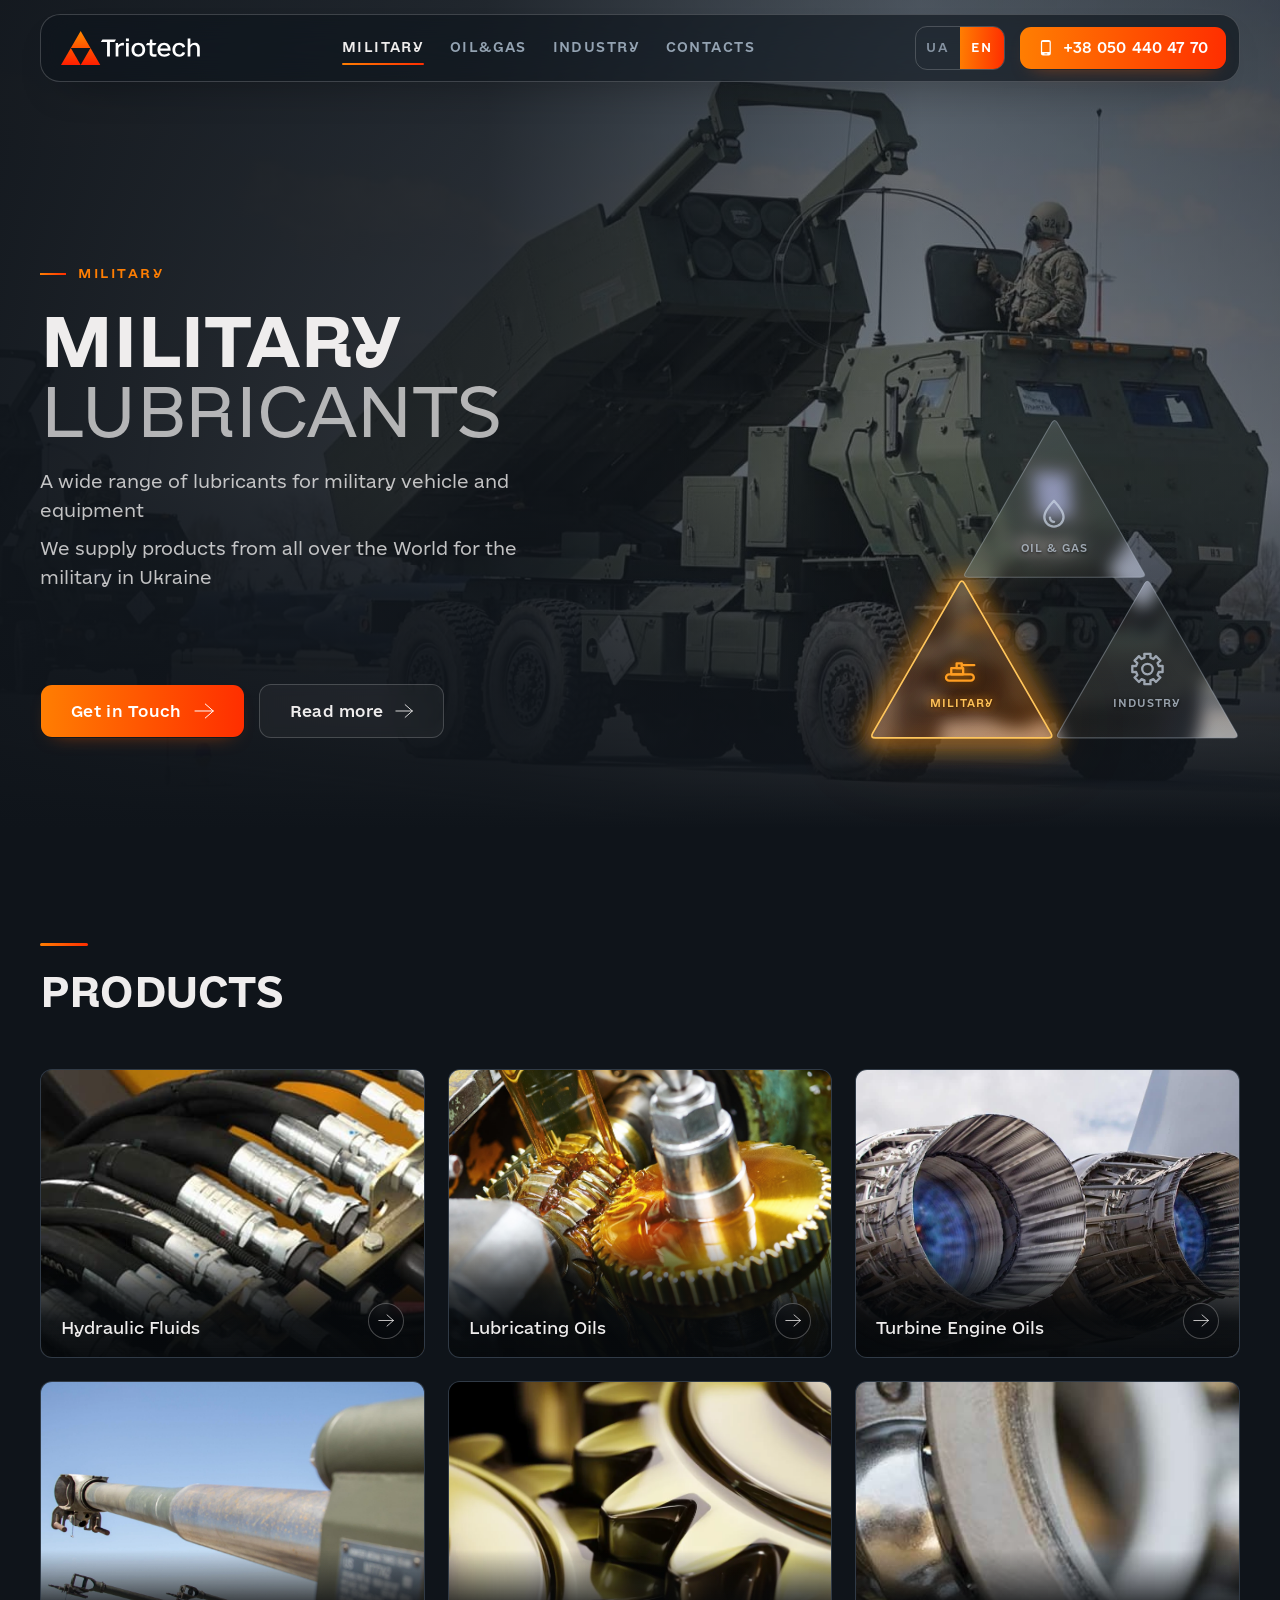
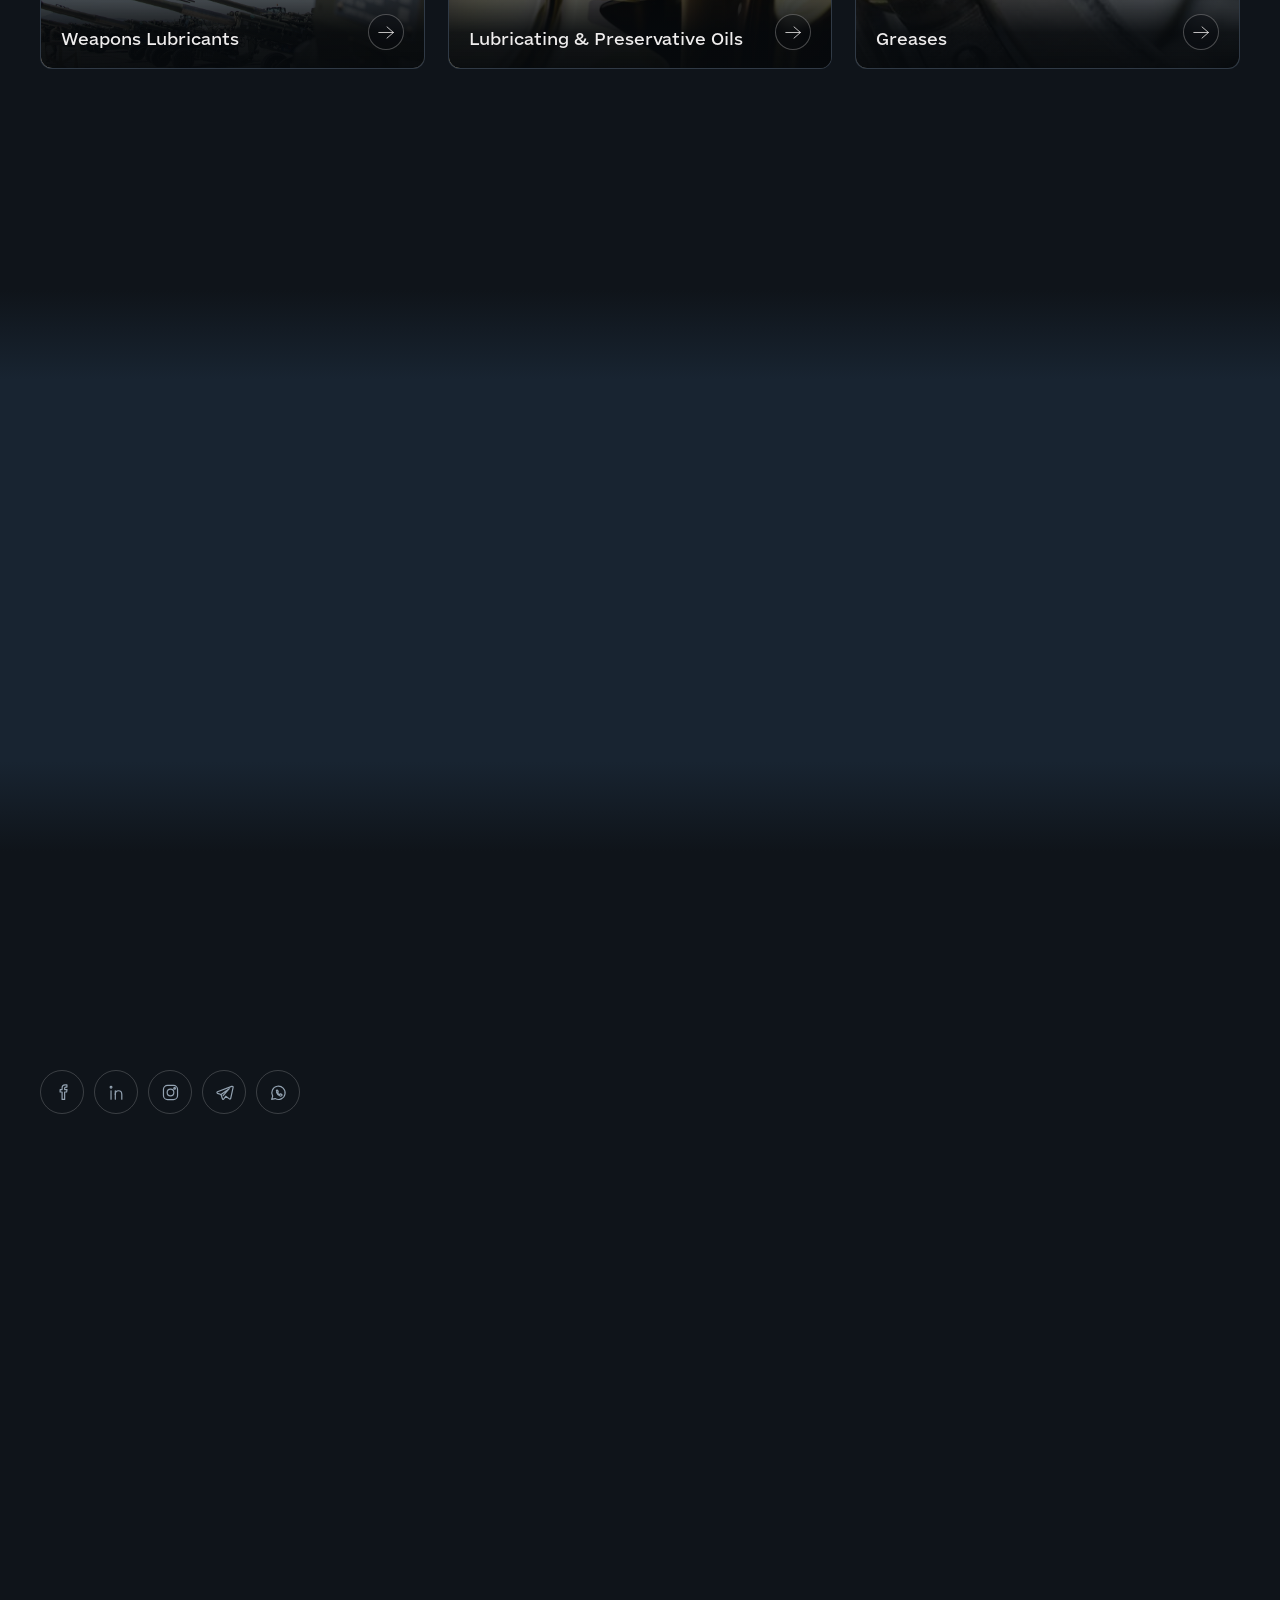
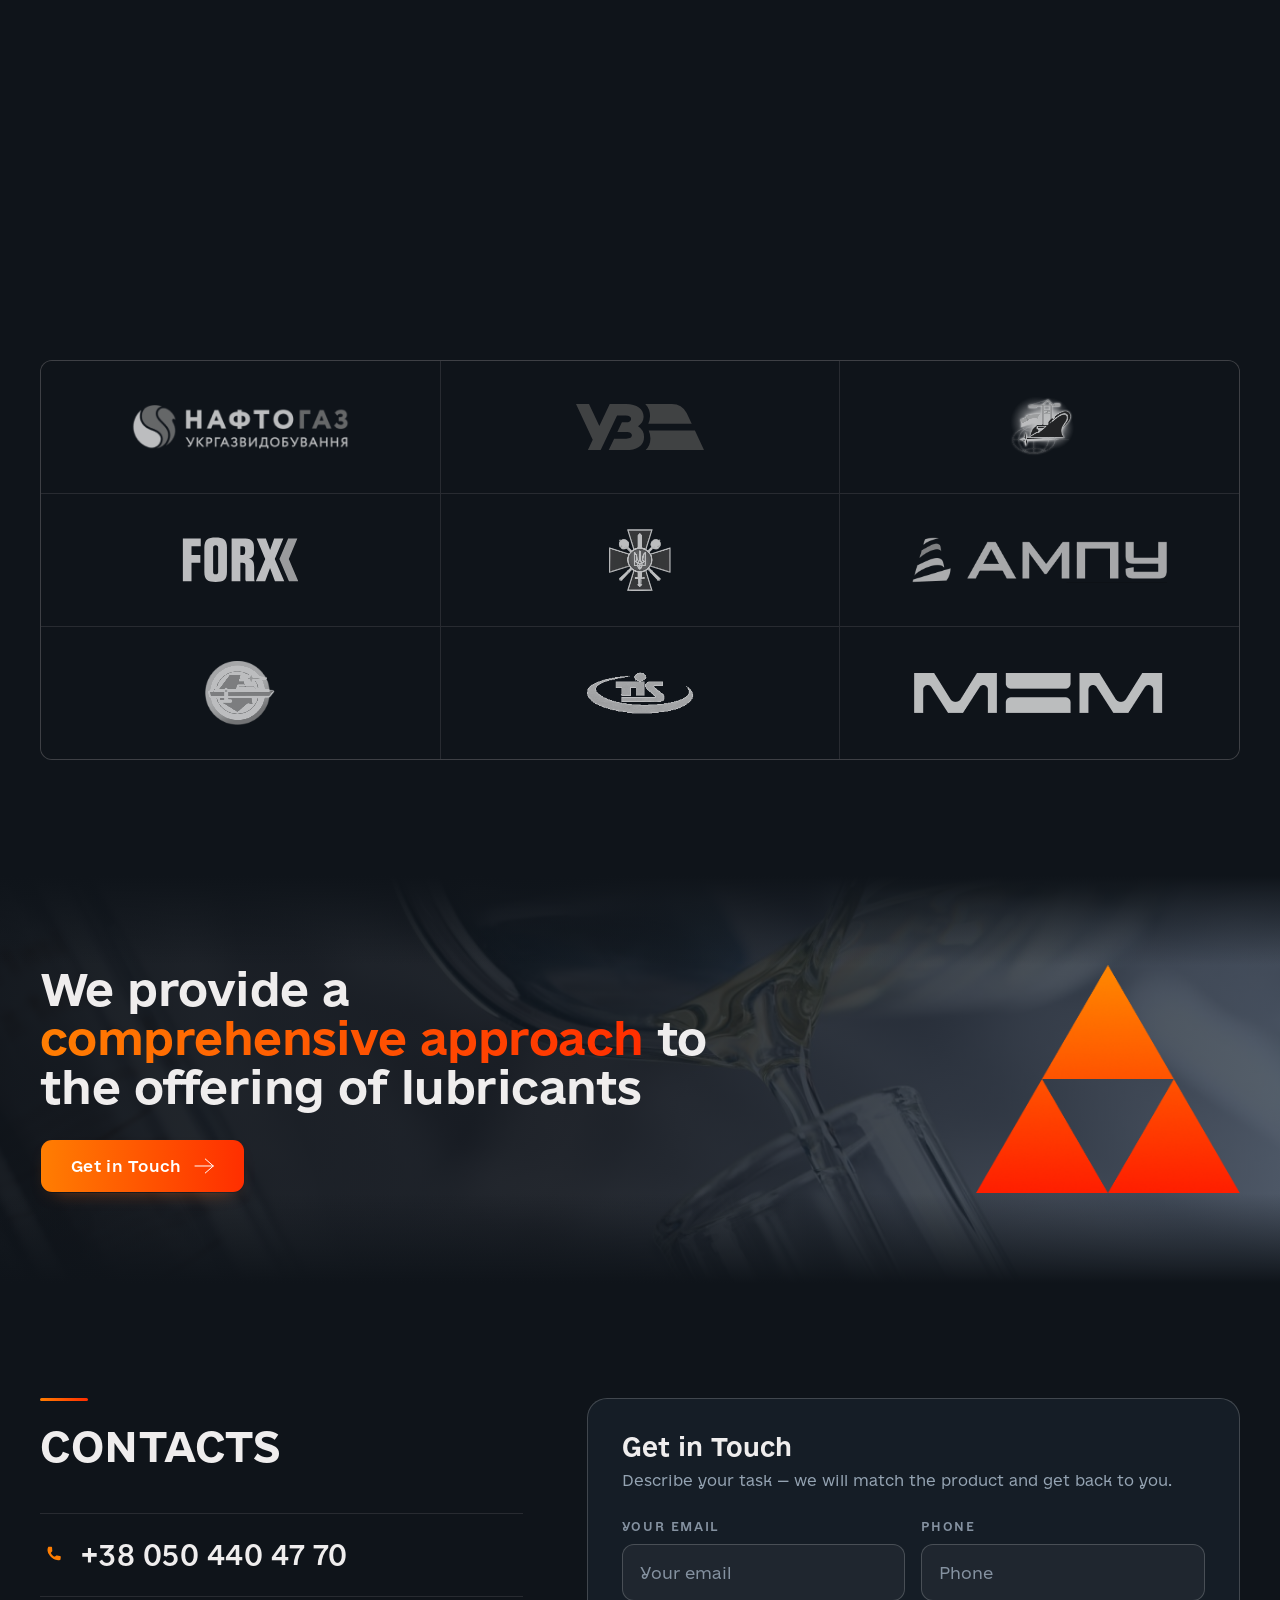
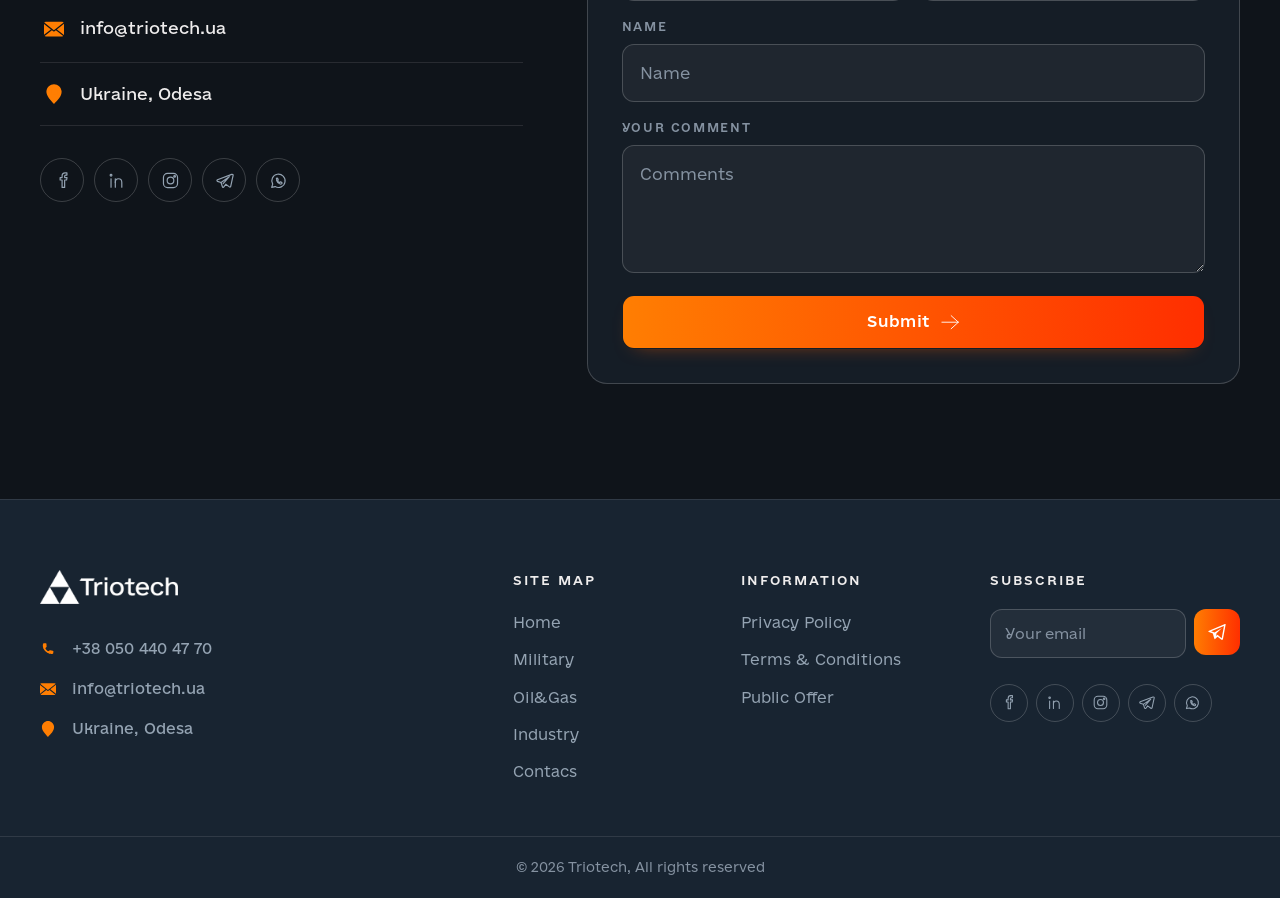
<file: Military/en/index.html>
<!DOCTYPE html>
<html lang="en">
<head>
    <meta charset="UTF-8">
    <meta name="viewport"
          content="width=device-width, user-scalable=no, initial-scale=1.0, maximum-scale=1.0, minimum-scale=1.0">
    <meta http-equiv="X-UA-Compatible" content="ie=edge">
    <link rel="stylesheet" href="../../css/style.css?v=39">
    <link rel="stylesheet" type="text/css" href="../../vendor/slick.css?v=39"/>

    <!-- Favicon -->
    <link href="../../favicon.png" rel="icon">

    <title>Military lubricants - Triotech</title>

    <meta property="og:type" content="website">
    <meta property="og:site_name" content="Triotech">
    <meta property="og:title" content="Triotech - Мастильні матеріали">
    <meta property="og:description" content="Українська компанія, яка продає мастильні матеріали у B2B сегменті">
    <meta property="og:url" content="/">
    <meta property="og:locale" content="uk_UA">
    <meta property="og:image" content="/img/preview.jpg">
    <meta property="og:image:width" content="968">
    <meta property="og:image:height" content="504">
</head>

<body>
<svg xmlns="http://www.w3.org/2000/svg" style="position:absolute;width:0;height:0;overflow:hidden" aria-hidden="true" focusable="false"><defs><linearGradient id="flameGrad" x1="0" y1="0" x2="1" y2="1"><stop offset="0%" stop-color="#FF7E02"/><stop offset="100%" stop-color="#FF2E00"/></linearGradient><clipPath id="tri-oilgas" clipPathUnits="objectBoundingBox"><path d="M 0.5074 0.0182 L 0.7401 0.4835 Q 0.7475 0.4983 0.7309 0.4983 L 0.2691 0.4983 Q 0.2525 0.4983 0.2599 0.4835 L 0.4926 0.0182 Q 0.5000 0.0033 0.5074 0.0182 Z"/></clipPath><clipPath id="tri-military" clipPathUnits="objectBoundingBox"><path d="M 0.2574 0.5182 L 0.4901 0.9835 Q 0.4975 0.9983 0.4809 0.9983 L 0.0191 0.9983 Q 0.0025 0.9983 0.0099 0.9835 L 0.2426 0.5182 Q 0.2500 0.5033 0.2574 0.5182 Z"/></clipPath><clipPath id="tri-industrial" clipPathUnits="objectBoundingBox"><path d="M 0.7574 0.5182 L 0.9901 0.9835 Q 0.9975 0.9983 0.9809 0.9983 L 0.5191 0.9983 Q 0.5025 0.9983 0.5099 0.9835 L 0.7426 0.5182 Q 0.7500 0.5033 0.7574 0.5182 Z"/></clipPath><linearGradient id="glassEdge" x1="0" y1="0" x2="0.75" y2="1"><stop offset="0%" stop-color="#fff" stop-opacity=".5"/><stop offset="30%" stop-color="#fff" stop-opacity=".12"/><stop offset="65%" stop-color="#fff" stop-opacity=".03"/><stop offset="100%" stop-color="#fff" stop-opacity=".16"/></linearGradient><linearGradient id="glassEdgeLit" x1="0" y1="0" x2="0.75" y2="1"><stop offset="0%" stop-color="#FFD9B0" stop-opacity=".75"/><stop offset="35%" stop-color="#FFA25A" stop-opacity=".22"/><stop offset="100%" stop-color="#FF7E02" stop-opacity=".30"/></linearGradient><filter id="triGlow" x="-60%" y="-60%" width="220%" height="220%"><feGaussianBlur stdDeviation="3.4" result="b"/><feMerge><feMergeNode in="b"/><feMergeNode in="b"/></feMerge></filter></defs><symbol viewBox="0 0 20 16" id="arrow__product"><path d="M19.286 7.994H1m10.286 6.994l8-6.994-8-6.994" stroke="currentColor" stroke-linecap="round" stroke-linejoin="round"/></symbol><symbol viewBox="0 0 20 17" id="arrow__send"><path d="M19.286 8.734H1M11.286 16l8-7.266-8-7.266" stroke="currentColor" stroke-linecap="round" stroke-linejoin="round"/></symbol><symbol viewBox="0 0 32 32" id="facebook"><path fill-rule="evenodd" clip-rule="evenodd" d="M0 5a5 5 0 015-5h22a5 5 0 015 5v22a5 5 0 01-5 5H5a5 5 0 01-5-5V5zm16 3c4.4 0 8 3.6 8 8 0 4-2.9 7.4-6.9 8v-5.7H19l.4-2.3h-2.2v-1.5c0-.6.3-1.2 1.3-1.2h1v-2s-.9-.2-1.8-.2c-1.8 0-3 1.1-3 3.1V16h-2v2.3h2v5.6C10.9 23.3 8 20 8 16c0-4.4 3.6-8 8-8z" fill="currentColor" fill-opacity=".8"/></symbol><symbol viewBox="0 0 32 32" id="instagram"><path d="M16 18.8c-1.5 0-2.8-1.2-2.8-2.8 0-1.5 1.2-2.8 2.8-2.8 1.5 0 2.8 1.2 2.8 2.8 0 1.5-1.3 2.8-2.8 2.8z" fill="currentColor" fill-opacity=".8"/><path fill-rule="evenodd" clip-rule="evenodd" d="M19.4 9.2h-6.8c-.8.1-1.2.2-1.5.3-.4.1-.7.3-1 .6-.237.237-.35.475-.485.762-.036.075-.073.155-.115.238a5.48 5.48 0 01-.052.148A3.53 3.53 0 009.2 12.6v6.8c.1.8.2 1.2.3 1.5.1.4.3.7.6 1 .237.237.475.35.762.485.075.036.155.073.238.115.046.015.095.033.148.052a3.53 3.53 0 001.352.248h6.8c.8-.1 1.2-.2 1.5-.3.4-.1.7-.3 1-.6.237-.237.35-.475.485-.762.036-.075.073-.155.115-.238.015-.046.033-.095.052-.147A3.53 3.53 0 0022.8 19.4v-6.8c-.1-.8-.2-1.2-.3-1.5-.1-.4-.3-.7-.6-1-.237-.237-.475-.35-.762-.485A11.461 11.461 0 0120.9 9.5c-.046-.015-.095-.033-.147-.052A3.53 3.53 0 0019.4 9.2zM16 11.7c-2.4 0-4.3 1.9-4.3 4.3s1.9 4.3 4.3 4.3 4.3-1.9 4.3-4.3-1.9-4.3-4.3-4.3zm5.4-.1a1 1 0 11-2 0 1 1 0 012 0z" fill="currentColor" fill-opacity=".8"/><path fill-rule="evenodd" clip-rule="evenodd" d="M0 5a5 5 0 015-5h22a5 5 0 015 5v22a5 5 0 01-5 5H5a5 5 0 01-5-5V5zm12.6 2.7h6.8c.9.1 1.5.2 2 .4.6.3 1 .5 1.5 1s.8 1 1 1.5c.2.5.4 1.1.4 2v6.8c-.1.9-.2 1.5-.4 2-.3.6-.5 1-1 1.5s-1 .8-1.5 1c-.5.2-1.1.4-2 .4h-6.8c-.9-.1-1.5-.2-2-.4-.6-.3-1-.5-1.5-1s-.8-1-1-1.5c-.2-.5-.4-1.1-.4-2v-6.8c.1-.9.2-1.5.4-2 .3-.6.5-1 1-1.5s1-.8 1.5-1c.5-.2 1.1-.4 2-.4z" fill="currentColor" fill-opacity=".8"/></symbol><symbol viewBox="0 0 32 32" id="linkedin"><path fill-rule="evenodd" clip-rule="evenodd" d="M0 5a5 5 0 015-5h22a5 5 0 015 5v22a5 5 0 01-5 5H5a5 5 0 01-5-5V5zm8.2 8.3V24h3.4V13.3H8.2zM8 9.9c0 1.1.8 1.9 1.9 1.9 1.1 0 1.9-.8 1.9-1.9C11.8 8.8 11 8 9.9 8 8.9 8 8 8.8 8 9.9zM20.6 24h3.2v-6.6c0-3.3-2-4.4-3.9-4.4-1.7 0-2.9 1.1-3.2 1.8v-1.5h-3.2V24h3.4v-5.7c0-1.5 1-2.3 2-2.3s1.7.5 1.7 2.2V24z" fill="currentColor" fill-opacity=".8"/></symbol><symbol viewBox="0 0 32 32" id="telegram"><path fill-rule="evenodd" clip-rule="evenodd" d="M5 0h22a5 5 0 015 5v22a5 5 0 01-5 5H5a5 5 0 01-5-5V5a5 5 0 015-5zm11.692 12.007c-1.433.596-4.297 1.83-8.592 3.701-.698.278-1.063.549-1.096.814-.056.449.505.625 1.27.866.104.032.212.066.322.102.752.245 1.764.53 2.29.542.477.01 1.01-.186 1.598-.59 4.013-2.709 6.084-4.078 6.214-4.108.092-.02.22-.047.305.03.087.076.078.221.069.26-.056.237-2.26 2.287-3.4 3.347-.356.33-.608.565-.66.619-.115.12-.233.233-.346.342-.699.674-1.223 1.179.029 2.004.602.396 1.083.724 1.563 1.051.525.358 1.048.714 1.725 1.158.172.113.337.23.497.344.61.436 1.16.826 1.837.764.393-.036.8-.406 1.007-1.51.488-2.61 1.447-8.263 1.669-10.592a2.602 2.602 0 00-.025-.58.621.621 0 00-.21-.4c-.176-.143-.448-.173-.57-.17-.554.009-1.405.305-5.496 2.006z" fill="currentColor" fill-opacity=".8"/></symbol><symbol viewBox="0 0 32 32" id="whatsapp"><path fill-rule="evenodd" clip-rule="evenodd" d="M12.6 21.7c1 .6 2.2.9 3.4.9 3.7 0 6.6-3 6.6-6.5 0-1.8-.6-3.4-1.9-4.7-1.3-1.2-2.9-1.9-4.7-1.9-3.6 0-6.6 3-6.6 6.6 0 1.2.3 2.4 1 3.5l.2.3-.7 2.4 2.5-.7.2.1zm5.6-4.7c.2 0 1.2.5 1.4.6.031.016.062.029.093.042.167.07.323.136.407.558.1 0 .1.4-.1.9-.1.4-.9.9-1.3.9-.068 0-.133.006-.202.012-.34.03-.786.07-2.198-.512-1.753-.701-2.968-2.4-3.309-2.877a1.856 1.856 0 00-.091-.123c-.017-.034-.052-.088-.097-.16-.221-.35-.703-1.11-.703-1.94 0-1 .5-1.5.7-1.7.2-.2.4-.2.5-.2h.4c.1 0 .3 0 .4.3.2.4.6 1.4.6 1.5 0 .033.011.067.022.1.023.067.045.133-.022.2-.05.05-.075.1-.1.15-.025.05-.05.1-.1.15l-.3.3c-.1.1-.2.2-.1.4s.5.9 1.1 1.4c.675.59 1.208.825 1.478.944.05.022.09.04.122.056.2 0 .3 0 .4-.1.05-.1.175-.25.3-.4.125-.15.25-.3.3-.4.1-.2.2-.2.4-.1z" fill="currentColor" fill-opacity=".8"/><path fill-rule="evenodd" clip-rule="evenodd" d="M0 16C0 7.163 7.163 0 16 0s16 7.163 16 16-7.163 16-16 16S0 24.837 0 16zm16-8c2.1 0 4.1.8 5.6 2.3 1.5 1.5 2.4 3.5 2.4 5.6 0 4.4-3.6 8-8 8-1.3 0-2.6-.4-3.8-1L8 24l1.1-4C8.4 18.8 8 17.4 8 16c0-4.4 3.6-8 8-8z" fill="currentColor" fill-opacity=".8"/></symbol><symbol viewBox="0 0 23 22" id="footer__tel"><path d="M6.937 7.95c1.38 3.767 2.81 5.27 6.447 6.871l-1.576 2.214c-4.176-2-6.256-5.37-7.236-8l2.365-1.084z" fill="currentColor"/><path d="M8.095 2.75c.739-.002 1.3.612 1.25 1.308-.08 1.095.005 1.884.232 2.863.124.538-.158 1.084-.606 1.436-.604.475-1.066 1.079-1.433 1.599-.509.72-2.26.669-2.646-.116-.796-1.614-1.335-4.588-.173-6.597.182-.316.55-.481.93-.483l2.446-.01zm11.208 11.945c.092-.692-.486-1.292-1.224-1.329a10.354 10.354 0 01-2.982-.562c-.55-.181-1.159.018-1.582.396-.572.51-1.262.87-1.853 1.151-.82.39-.975 2.038-.196 2.495 1.601.94 4.662 1.803 6.914.956a.993.993 0 00.619-.815l.304-2.292z" fill="currentColor"/></symbol><symbol viewBox="0 0 18 15" id="footer__mail"><path fill-rule="evenodd" clip-rule="evenodd" d="M16.349.91a1.68 1.68 0 011.32.628L8.915 8.543.24 1.666C.53 1.213 1.053.91 1.65.91h14.7zM0 12.57V2.908l6.224 4.935-6.211 4.924A1.52 1.52 0 010 12.57zm.57 1.19c.29.24.667.386 1.081.386H16.35a1.7 1.7 0 00.954-.29L10.69 8.563l-1.19.951a.942.942 0 01-1.164.003L7.129 8.56l-6.56 5.2zm11.019-5.917l6.366 5.094c.03-.118.045-.24.045-.367V2.713l-6.411 5.13z" fill="currentColor"/></symbol><symbol viewBox="0 0 16 21" id="footer__place"><path fill-rule="evenodd" clip-rule="evenodd" d="M8.002 20.979C4.942 17.616-.266 12.842.011 7.649.463 3.427 3.868.146 8.002.146c4.135 0 7.54 3.28 7.992 7.503.191 5.67-4.513 9.593-7.992 13.33z" fill="currentColor"/><path d="M11.525 8.265A3.264 3.264 0 118.263 5a3.264 3.264 0 013.262 3.265z" fill="currentColor"/></symbol><symbol viewBox="0 0 26 24" id="footer__send"><path d="M24.102.266L1.012 9.944s-1.092.4-1.007 1.137c.086.738.977 1.076.977 1.076l5.81 2.088s1.754 6.144 2.1 7.313c.344 1.166.621 1.194.621 1.194.322.149.614-.089.614-.089l3.753-3.655 5.85 4.792c1.583.737 2.16-.8 2.16-.8L26 .852c0-1.475-1.898-.585-1.898-.585zM20.014 21.22l-6.259-5.125-1.942 1.891.427-4.023L20.583 6 9.21 12.799l-5.044-1.813 19.245-8.067-3.398 18.3z" fill="currentColor"/></symbol><symbol viewBox="0 0 21 33" id="header-tel"><path d="M16.042 0H4.375A4.37 4.37 0 000 4.375v23.333a4.37 4.37 0 004.375 4.375h11.667a4.37 4.37 0 004.375-4.375V4.375A4.37 4.37 0 0016.042 0zm-2.917 29.167H7.292v-1.459h5.833v1.459zm4.74-4.375H2.552V4.375h15.313v20.417z" fill="currentColor"/></symbol><symbol viewBox="0 0 19 19" id="popup-close"><path d="M9.5 7.438L16.718.219l2.062 2.062-7.218 7.22 7.218 7.218-2.062 2.062L9.5 11.562l-7.22 7.219-2.06-2.062L7.437 9.5.22 2.281 2.28.22 9.5 7.438z" fill="currentColor"/></symbol></svg>
<header b-qltympal5c class="header">
    <div b-qltympal5c class="container">
        <div b-qltympal5c class="header__wrapper">
            <div b-qltympal5c class="header__wrap">
                <a class="header__logo" href="../../Home/en/index.html">
                    <img src="../../img/Gradient-Logo-white.svg" alt="logo">
                </a>
                <div b-qltympal5c class="header__content">
                    <nav b-qltympal5c class="header__navigation">
                        <ul b-qltympal5c class="header__list">
                            <li b-qltympal5c class="header__item">
                                <a class="header__link header__link--active" href="../../Military/en/index.html">MILITARY</a>
                            </li>
                            <li b-qltympal5c class="header__item">
                                <a class="header__link " href="../../OilGas/en/index.html">OIL&amp;GAS</a>
                            </li>
                            <li b-qltympal5c class="header__item">
                                <a class="header__link " href="../../Industrial/en/index.html">INDUSTRY</a>
                            </li>

                            <li b-qltympal5c class="header__item">
                                <a b-qltympal5c id="header__contacts" href="#contacts" class="header__link">CONTACTS</a>
                            </li>
                        </ul>
                    </nav>

                    <div class="lang__button lang--header"><div class="lang__list"><a class="lang__link" href="../../Military/index.html" hreflang="uk">UA</a><span class="lang__link lang__link--on">EN</span></div></div><button type="button" class="header__cta" data-quote><span>Get in Touch</span><svg class="btn__arrow" width="20" height="16" fill="none" aria-hidden="true" focusable="false"><use href="#arrow__product" xlink:href="#arrow__product"></use></svg></button>

                    <a b-qltympal5c href="tel:&#x2B;38 050 440 47 70" class="header__tel header__tel--mobile"><svg b-qltympal5c class="header__icon" width="21" height="33">
                            <use b-qltympal5c href="#header-tel" xlink:href="#header-tel"></use>
                        </svg><span class="header__tel-num">&#x2B;38 050 440 47 70</span></a>
                </div>
                <button b-qltympal5c class="hamburger" type="button" aria-label="Menu">
                    <div b-qltympal5c class="hamburger-menu">
                        <span b-qltympal5c class="hamburger-line"></span>
                        <span b-qltympal5c class="hamburger-line"></span>
                    </div>
                </button>
            </div>
            <a b-qltympal5c href="tel:&#x2B;38 050 440 47 70" class="header__tel"><svg b-qltympal5c class="header__icon" width="21" height="33">
                    <use b-qltympal5c href="#header-tel" xlink:href="#header-tel"></use>
                </svg><span class="header__tel-num">&#x2B;38 050 440 47 70</span></a>
        </div>
    </div>
</header>
<div class="nav-scrim" aria-hidden="true"></div>

<main b-qltympal5c class="main">


<section class="start js-main">
    <div class="start__bg">
        <img src="../../img/start-bg-1.jpg" alt="bg">
    </div>
    <div class="container">
        <div class="start__wrapper reveal"><p class="sector-tag"><span class="sector-tag__label">Military</span></p>
            <h1 class="start__title">MILITARY<br><span>LUBRICANTS</span></h1>
            <div class="start__desc"><p class="start__text">A wide range of lubricants for military vehicle and equipment</p>
            <p class="start__text">We supply products from all over the World for the military in Ukraine</p>
        </div></div><nav class="start__navigation triad-nav" aria-label="Industries"><ul class="triad-nav__list"><li class="triad-nav__item triad-nav__item--oilgas"><a class="triad-nav__link" href="../../OilGas/en/index.html"><span class="triad-nav__glass"></span><span class="triad-nav__inner"><svg class="triad-nav__ico" viewBox="0 0 24 24" fill="none" stroke="currentColor" stroke-width="1.5" stroke-linecap="round" stroke-linejoin="round" aria-hidden="true" focusable="false"><path d="M12 3.4c0 0 6.2 6.6 6.2 10.5a6.2 6.2 0 1 1-12.4 0C5.8 10 12 3.4 12 3.4z"/><path d="M9.4 14.3a2.7 2.7 0 0 0 2.7 2.7"/></svg><span class="triad-nav__label">Oil &amp; Gas</span></span></a><svg class="triad-nav__glow" viewBox="0 0 100 86.6" preserveAspectRatio="none" aria-hidden="true" focusable="false"><path d="M 50.7425 1.5747 L 74.0075 41.8696 Q 74.7500 43.1557 73.2650 43.1557 L 26.7350 43.1557 Q 25.2500 43.1557 25.9925 41.8696 L 49.2575 1.5747 Q 50.0000 0.2887 50.7425 1.5747 Z"/></svg></li><li class="triad-nav__item triad-nav__item--military is-active"><a class="triad-nav__link" href="../../Military/en/index.html" aria-current="page"><span class="triad-nav__glass"></span><span class="triad-nav__inner"><svg class="triad-nav__ico" viewBox="0 0 24 24" fill="none" stroke="currentColor" stroke-width="1.5" stroke-linecap="round" stroke-linejoin="round" aria-hidden="true" focusable="false"><rect x="2" y="15.4" width="18" height="4.1" rx="2"/><path d="M5.4 11.4h7.7v4H5.4z"/><path d="M8.9 8.3h3.3v3.1H8.9z"/><path d="M12.2 9.5h8.1"/></svg><span class="triad-nav__label">Military</span></span></a><svg class="triad-nav__glow" viewBox="0 0 100 86.6" preserveAspectRatio="none" aria-hidden="true" focusable="false"><path d="M 25.7425 44.8747 L 49.0075 85.1696 Q 49.7500 86.4557 48.2650 86.4557 L 1.7350 86.4557 Q 0.2500 86.4557 0.9925 85.1696 L 24.2575 44.8747 Q 25.0000 43.5887 25.7425 44.8747 Z"/></svg></li><li class="triad-nav__item triad-nav__item--industrial"><a class="triad-nav__link" href="../../Industrial/en/index.html"><span class="triad-nav__glass"></span><span class="triad-nav__inner"><svg class="triad-nav__ico" viewBox="0 0 24 24" fill="none" stroke="currentColor" stroke-width="1.5" stroke-linecap="round" stroke-linejoin="round" aria-hidden="true" focusable="false"><path d="M 19.36 10.11 L 21.79 9.97 L 21.79 14.03 L 19.36 13.89 L 18.54 15.87 L 20.36 17.49 L 17.49 20.36 L 15.87 18.54 L 13.89 19.36 L 14.03 21.79 L 9.97 21.79 L 10.11 19.36 L 8.13 18.54 L 6.51 20.36 L 3.64 17.49 L 5.46 15.87 L 4.64 13.89 L 2.21 14.03 L 2.21 9.97 L 4.64 10.11 L 5.46 8.13 L 3.64 6.51 L 6.51 3.64 L 8.13 5.46 L 10.11 4.64 L 9.97 2.21 L 14.03 2.21 L 13.89 4.64 L 15.87 5.46 L 17.49 3.64 L 20.36 6.51 L 18.54 8.13 Z"/><circle cx="12" cy="12" r="3.4"/></svg><span class="triad-nav__label">Industry</span></span></a><svg class="triad-nav__glow" viewBox="0 0 100 86.6" preserveAspectRatio="none" aria-hidden="true" focusable="false"><path d="M 75.7425 44.8747 L 99.0075 85.1696 Q 99.7500 86.4557 98.2650 86.4557 L 51.7350 86.4557 Q 50.2500 86.4557 50.9925 85.1696 L 74.2575 44.8747 Q 75.0000 43.5887 75.7425 44.8747 Z"/></svg></li></ul><svg class="triad-nav__edges" viewBox="0 0 100 86.6" preserveAspectRatio="none" aria-hidden="true" focusable="false"><path class="triad-edge" d="M 50.7425 1.5747 L 74.0075 41.8696 Q 74.7500 43.1557 73.2650 43.1557 L 26.7350 43.1557 Q 25.2500 43.1557 25.9925 41.8696 L 49.2575 1.5747 Q 50.0000 0.2887 50.7425 1.5747 Z"/><path class="triad-edge is-lit" d="M 25.7425 44.8747 L 49.0075 85.1696 Q 49.7500 86.4557 48.2650 86.4557 L 1.7350 86.4557 Q 0.2500 86.4557 0.9925 85.1696 L 24.2575 44.8747 Q 25.0000 43.5887 25.7425 44.8747 Z"/><path class="triad-edge" d="M 75.7425 44.8747 L 99.0075 85.1696 Q 99.7500 86.4557 98.2650 86.4557 L 51.7350 86.4557 Q 50.2500 86.4557 50.9925 85.1696 L 74.2575 44.8747 Q 75.0000 43.5887 75.7425 44.8747 Z"/></svg></nav><div class="start__buttons"><button class="start__btn start__btn--defolt"><span>Get in Touch</span><svg class="btn__arrow" width="20" height="16" aria-hidden="true" focusable="false" fill="none"><use href="#arrow__product" xlink:href="#arrow__product"></use></svg></button><a href="#product" class="start__btn start__btn--grad">
                Read more
                <svg class="start__icon" width="20" height="16" fill="none">
                    <use href="#arrow__product" xlink:href="#arrow__product"></use>
                </svg>
            </a></div>
</section>

<section id="product" class="product">
    <div class="container">
        <h2 class="btn btn--product no-click reveal">PRODUCTS</h2>

        <ul class="product__list reveal-stagger">
            <li class="product__item">
                <div class="product__header">
                    <img src="../../img/product-1.png" alt="product">
                </div>
                <div class="product__content">
                    <h3 class="product__name">Hydraulic Fluids</h3><span class="product__arrow"><svg width="20" height="16" aria-hidden="true" focusable="false" fill="none"><use href="#arrow__product" xlink:href="#arrow__product"></use></svg></span>
                </div>
            </li>

            <li class="product__item">
                <div class="product__header">
                    <img src="../../img/product-2.jpeg" alt="product">
                </div>
                <div class="product__content">
                    <h3 class="product__name">Lubricating Oils</h3><span class="product__arrow"><svg width="20" height="16" aria-hidden="true" focusable="false" fill="none"><use href="#arrow__product" xlink:href="#arrow__product"></use></svg></span>
                </div>
            </li>

            <li class="product__item">
                <div class="product__header">
                    <img src="../../img/product-3.jpeg" alt="product">
                </div>
                <div class="product__content">
                    <h3 class="product__name">Turbine Engine Oils</h3><span class="product__arrow"><svg width="20" height="16" aria-hidden="true" focusable="false" fill="none"><use href="#arrow__product" xlink:href="#arrow__product"></use></svg></span>
                </div>
            </li>

            <li class="product__item">
                <div class="product__header">
                    <img src="../../img/product-4.jpeg" alt="product">
                </div>
                <div class="product__content">
                    <h3 class="product__name">Weapons Lubricants</h3><span class="product__arrow"><svg width="20" height="16" aria-hidden="true" focusable="false" fill="none"><use href="#arrow__product" xlink:href="#arrow__product"></use></svg></span>
                </div>
            </li>

            <li class="product__item">
                <div class="product__header">
                    <img src="../../img/product-5.webp" alt="product">
                </div>
                <div class="product__content">
                    <h3 class="product__name">Lubricating &amp; Preservative Oils</h3><span class="product__arrow"><svg width="20" height="16" aria-hidden="true" focusable="false" fill="none"><use href="#arrow__product" xlink:href="#arrow__product"></use></svg></span>
                </div>
            </li>

            <li class="product__item">
                <div class="product__header">
                    <img src="../../img/product-6.jpeg" alt="product">
                </div>
                <div class="product__content">
                    <h3 class="product__name">Greases</h3><span class="product__arrow"><svg width="20" height="16" aria-hidden="true" focusable="false" fill="none"><use href="#arrow__product" xlink:href="#arrow__product"></use></svg></span>
                </div>
            </li>

            <li class="product__item extra">
                <div class="product__header">
                    <img src="../../img/product-7.webp" alt="product">
                </div>
                <div class="product__content">
                    <h3 class="product__name">Gear Oils</h3><span class="product__arrow"><svg width="20" height="16" aria-hidden="true" focusable="false" fill="none"><use href="#arrow__product" xlink:href="#arrow__product"></use></svg></span>
                </div>
            </li>

            <li class="product__item extra">
                <div class="product__header">
                    <img src="../../img/product-8.jpeg" alt="product">
                </div>
                <div class="product__content">
                    <h3 class="product__name">Coolants</h3><span class="product__arrow"><svg width="20" height="16" aria-hidden="true" focusable="false" fill="none"><use href="#arrow__product" xlink:href="#arrow__product"></use></svg></span>
                </div>
            </li>

            <li class="product__item extra">
                <div class="product__header">
                    <img src="../../img/product-9.webp" alt="product">
                </div>
                <div class="product__content">
                    <h3 class="product__name">Others</h3><span class="product__arrow"><svg width="20" height="16" aria-hidden="true" focusable="false" fill="none"><use href="#arrow__product" xlink:href="#arrow__product"></use></svg></span>
                </div>
            </li>
        </ul>

        <div class="product__foot reveal"><button id="productMore" class="product__more">View more
            <svg class="product__icon" width="20" height="16" fill="none">
                <use href="#arrow__product" xlink:href="#arrow__product"></use>
            </svg>
        </button><button class="products__btn quote"><span>Get in Touch</span><svg class="btn__arrow" width="20" height="16" aria-hidden="true" focusable="false" fill="none"><use href="#arrow__product" xlink:href="#arrow__product"></use></svg></button></div>
    </div>
</section>

<section b-qltympal5c class="brands">
    <div b-qltympal5c class="container">
        <h2 b-qltympal5c class="btn btn--brands no-click reveal">BRANDS</h2>


        <div b-qltympal5c class="brands__swiper reveal">
            <div b-qltympal5c class="brands__wrapper"><div b-qltympal5c class="brands__slide">
                    <div b-qltympal5c class="brands__header">
                        <img src="../../img/brands-2.svg" alt="brands">
                    </div>
                    <h3 b-qltympal5c class="brands__name">
                        Valvoline
                    </h3>
                </div><div b-qltympal5c class="brands__slide">
                    <div b-qltympal5c class="brands__header">
                        <img src="../../img/brands-4.png" alt="brands">
                    </div>
                    <h3 b-qltympal5c class="brands__name">
                        Caterpillar
                    </h3>
                </div><div b-qltympal5c class="brands__slide">
                    <div b-qltympal5c class="brands__header">
                        <img src="../../img/brands-6.png" alt="brands">
                    </div>
                    <h3 b-qltympal5c class="brands__name">
                        Aluchem
                    </h3>
                </div><div b-qltympal5c class="brands__slide">
                    <div b-qltympal5c class="brands__header">
                        <img src="../../img/brands-5.png" alt="brands">
                    </div>
                    <h3 b-qltympal5c class="brands__name">
                        Champion
                    </h3>
                </div><div b-qltympal5c class="brands__slide">
                    <div b-qltympal5c class="brands__header">
                        <img src="../../img/brands-7.png" alt="brands">
                    </div>
                    <h3 b-qltympal5c class="brands__name">
                        Bechem
                    </h3>
                </div><div b-qltympal5c class="brands__slide">
                    <div b-qltympal5c class="brands__header">
                        <img src="../../img/brands-3.png" alt="brands">
                    </div>
                    <h3 b-qltympal5c class="brands__name">
                        Cyclon
                    </h3>
                </div><div b-qltympal5c class="brands__slide">
                    <div b-qltympal5c class="brands__header">
                        <img src="../../img/brands-1.png" alt="brands">
                    </div>
                    <h3 b-qltympal5c class="brands__name">
                        OCRI
                    </h3>
                </div></div>
        </div>

        <div b-qltympal5c class="brands__navigation reveal">
            <button b-qltympal5c class="brands__prev" type="button" aria-label="Previous brand"><svg viewBox="0 0 24 22" aria-hidden="true" focusable="false"><path d="M15 5l-6 6 6 6" fill="none" stroke="currentColor" stroke-width="2" stroke-linecap="round" stroke-linejoin="round"/></svg></button>
            <button b-qltympal5c class="brands__next" type="button" aria-label="Next brand"><svg viewBox="0 0 24 22" aria-hidden="true" focusable="false"><path d="M9 5l6 6-6 6" fill="none" stroke="currentColor" stroke-width="2" stroke-linecap="round" stroke-linejoin="round"/></svg></button>
        </div>

        <div b-qltympal5c class="brands__decor">
            <img src="../../img/brands-decor.png" alt="decor">
        </div>
    </div>

</section>

<section b-qltympal5c class="about">
    <div b-qltympal5c class="container">
        <div b-qltympal5c class="about__bg">
            <img src="../../img/about-logo.png" alt="bg">
        </div>
        <div b-qltympal5c class="about__left">
            <h2 b-qltympal5c class="btn btn--about no-click reveal">ABOUT US</h2>
            
            <ul b-qltympal5c class="social__list social__list--about">
                <li b-qltympal5c class="social__item">
                    <a b-qltympal5c href="https://www.facebook.com/profile.php?id=100087215003059" class="social__link">
                        <svg viewBox="0 0 24 24" fill="none" stroke="currentColor" stroke-width="1.5" stroke-linecap="round" stroke-linejoin="round" aria-hidden="true" focusable="false"><path d="M14.7 8.3V6.6c0-.8.6-1.4 1.4-1.4h1.5V2.3h-2.4c-2.2 0-3.7 1.6-3.7 4v2H9v3.1h2.5v9.4h3.2v-9.4h2.5l.5-3.1z"/></svg>
                    </a>
                </li>
                <li b-qltympal5c class="social__item">
                    <a b-qltympal5c href="https://www.linkedin.com/company/triotech-llc/" class="social__link">
                        <svg viewBox="0 0 24 24" fill="none" stroke="currentColor" stroke-width="1.5" stroke-linecap="round" stroke-linejoin="round" aria-hidden="true" focusable="false"><circle cx="5.1" cy="5.3" r="1.1"/><path d="M5.1 9.8v10.6"/><path d="M10.5 20.4V9.8"/><path d="M10.5 14.4c0-2.6 1.7-4.6 4.1-4.6 2.4 0 4.1 2 4.1 4.6v6"/></svg>
                    </a>
                </li>
                <li b-qltympal5c class="social__item">
                    <a b-qltympal5c href="https://www.instagram.com/triotech_ukraine_/" class="social__link ">
                        <svg viewBox="0 0 24 24" fill="none" stroke="currentColor" stroke-width="1.5" stroke-linecap="round" stroke-linejoin="round" aria-hidden="true" focusable="false"><rect x="3.1" y="3.1" width="17.8" height="17.8" rx="5.2"/><circle cx="12" cy="12" r="4.2"/><circle cx="17.2" cy="6.8" r="1.05"/></svg>
                    </a>
                </li>
                <li b-qltympal5c class="social__item">
                    <a b-qltympal5c href="https://t.me/triotech_ukraine" class="social__link">
                        <svg viewBox="0 0 24 24" fill="none" stroke="currentColor" stroke-width="1.5" stroke-linecap="round" stroke-linejoin="round" aria-hidden="true" focusable="false"><path d="M21.1 4.2 3.1 11.1c-.9.35-.87 1.62.03 1.93l4.5 1.55 1.72 5.28c.27.82 1.34.99 1.84.29l2.45-3.44 4.53 3.34c.62.46 1.5.13 1.67-.62l3.05-13.98c.18-.82-.62-1.48-1.79-1.25z"/><path d="m7.63 14.58 10.4-7.36-7.75 8.73"/></svg>
                    </a>
                </li>
                <li b-qltympal5c class="social__item">
                    <a b-qltympal5c href="https://wa.me/qr/CX3KLC3YHZDWG1" class="social__link">
                        <svg viewBox="0 0 24 24" fill="none" stroke="currentColor" stroke-width="1.5" stroke-linecap="round" stroke-linejoin="round" aria-hidden="true" focusable="false"><path d="M3.4 20.6 4.65 16.6A8.4 8.4 0 1 1 7.75 19.7z"/><path d="M9.3 9.4c.15-.35.4-.35.62-.35h.5c.18 0 .4.02.6.47l.62 1.5c.1.24 0 .42-.1.55l-.4.47c-.16.18-.24.32-.1.55.4.72 1.2 1.5 1.95 1.9.25.14.42.08.56-.08l.47-.55c.16-.18.32-.24.55-.16l1.42.7c.4.18.4.4.4.55v.47c0 .24 0 .47-.4.72-.47.3-1.2.47-1.9.24-1.9-.63-3.8-2.53-4.4-4.4-.24-.72-.1-1.42.24-1.9z"/></svg>
                    </a>
                </li>
            </ul>
        </div>
        <div b-qltympal5c class="about__right reveal">
            <h2 b-qltympal5c class="about__title">
                <img src="../../img/logo-text.svg" alt="logo icon">
            </h2>
            <div b-qltympal5c class="about__wrap">
                <p b-qltympal5c class="about__text">
                    Ukrainian company that sells lubricants in B2B
                </p>
                <p b-qltympal5c class="about__text">We offer a full range of lubricants designed to lubricate almost any type of military, oil and gas, and industrial equipment</p></div>
            </div>
        </div>


    </div>
    <div b-qltympal5c class="about__decor">
        <img src="../../img/about-decor.png" alt="decor">
    </div>
</section>

<section b-qltympal5c class="why">
    <div b-qltympal5c class="container">
        <ul b-qltympal5c class="why__list reveal-stagger">
            <li b-qltympal5c class="why__item">
                <div b-qltympal5c class="why__header">
                    <span class="why__icon"><svg viewBox="0 0 24 24" aria-hidden="true" focusable="false"><circle cx="12" cy="9.3" r="5.5"/><path d="M12 6.6l1.2 2.42 2.68.39-1.94 1.89.46 2.66L12 12.7l-2.4 1.26.46-2.66-1.94-1.89 2.68-.39z"/><path d="M8.7 13.9 6.6 21.6l5.4-2.9 5.4 2.9-2.1-7.7"/></svg></span>
                    <h2 b-qltympal5c class="why__title">Experience</h2>
                </div>
                <p b-qltympal5c class="why__text">Our experience allows us to solve extremely complex tasks</p>
            </li>

            <li b-qltympal5c class="why__item">
                <div b-qltympal5c class="why__header">
                    <span class="why__icon"><svg viewBox="0 0 24 24" aria-hidden="true" focusable="false"><rect x="2.5" y="7" width="5.6" height="12" rx="1.4"/><rect x="9.2" y="4" width="5.6" height="15" rx="1.4"/><rect x="15.9" y="9" width="5.6" height="10" rx="1.4"/><path d="M2.5 11h5.6M9.2 8h5.6M15.9 13h5.6"/></svg></span>
                    <h2 b-qltympal5c class="why__title">Wide range</h2>
                </div>
                <p b-qltympal5c class="why__text">A wide range of lubricants and high-quality products</p>
            </li>

            <li b-qltympal5c class="why__item">
                <div b-qltympal5c class="why__header">
                    <span class="why__icon"><svg viewBox="0 0 24 24" aria-hidden="true" focusable="false"><path d="M12 2.5l7.5 3v6c0 4.6-3.2 7.6-7.5 9.5-4.3-1.9-7.5-4.9-7.5-9.5v-6z"/><path d="M8.8 11.8l2.3 2.3 4.2-4.4"/></svg></span>
                    <h2 b-qltympal5c class="why__title">Warranty</h2>
                </div>
                <p b-qltympal5c class="why__text">We guarantee an expert selection of a quality product that will work</p>
            </li>

            <li b-qltympal5c class="why__item">
                <div b-qltympal5c class="why__header">
                    <span class="why__icon"><svg viewBox="0 0 24 24" aria-hidden="true" focusable="false"><path d="M1.8 5.5h12v10h-12z"/><path d="M13.8 9h3.8l3.6 3.6v2.9h-7.4z"/><circle cx="6.2" cy="18" r="2.2"/><circle cx="17.4" cy="18" r="2.2"/></svg></span>
                    <h2 b-qltympal5c class="why__title">Delivery</h2>
                </div>
                <p b-qltympal5c class="why__text">You get products when you need them</p>
            </li>

        </ul>
    </div>
</section>

<section b-qltympal5c class="partner">
    <div b-qltympal5c class="partner__bg">
        <img src="../../img/partner-bg.png" alt="bg">
    </div>
    <div b-qltympal5c class="container">
        <h2 b-qltympal5c class="btn btn--partners no-click reveal">PARTNETS</h2>

        <ul b-qltympal5c class="partner__list reveal-stagger">
            <li b-qltympal5c class="partner__item">
                <a b-qltympal5c href="#" class="partner__link">
                    <picture b-qltympal5c class="picture partner__picture">
                        <img src="../../img/partner-1.png" alt="partner">
                    </picture>
                </a>
            </li>

            <li b-qltympal5c class="partner__item">
                <a b-qltympal5c href="#" class="partner__link">
                    <picture b-qltympal5c class="picture partner__picture">
                        <img src="../../img/partner-2.svg" alt="partner">
                    </picture>
                </a>
            </li>

            <li b-qltympal5c class="partner__item">
                <a b-qltympal5c href="#" class="partner__link">
                    <picture b-qltympal5c class="picture partner__picture">
                        <img src="../../img/partner-3.png" alt="partner">
                    </picture>
                </a>
            </li>

            <li b-qltympal5c class="partner__item">
                <a b-qltympal5c href="#" class="partner__link">
                    <picture b-qltympal5c class="picture partner__picture">
                        <img src="../../img/partner-4.svg" alt="partner">
                    </picture>
                </a>
            </li>

            <li b-qltympal5c class="partner__item">
                <a b-qltympal5c href="#" class="partner__link">
                    <picture b-qltympal5c class="picture partner__picture">
                        <img src="../../img/partner-5.svg" alt="partner">
                    </picture>
                </a>
            </li>

            <li b-qltympal5c class="partner__item">
                <a b-qltympal5c href="#" class="partner__link">
                    <picture b-qltympal5c class="picture partner__picture">
                        <img src="../../img/partner-6.png" alt="partner">
                    </picture>
                </a>
            </li>

            <li b-qltympal5c class="partner__item">
                <a b-qltympal5c href="#" class="partner__link">
                    <picture b-qltympal5c class="picture partner__picture">
                        <img src="../../img/partner-7.png" alt="partner">
                    </picture>
                </a>
            </li>

            <li b-qltympal5c class="partner__item">
                <a b-qltympal5c href="#" class="partner__link">
                    <picture b-qltympal5c class="picture partner__picture">
                        <img src="../../img/partner-8.png" alt="partner">
                    </picture>
                </a>
            </li>

            <li b-qltympal5c class="partner__item">
                <a b-qltympal5c href="#" class="partner__link">
                    <picture b-qltympal5c class="picture partner__picture">
                        <img src="../../img/partner-9.png" alt="partner">
                    </picture>
                </a>
            </li>
        </ul>
    </div>
</section>

<section b-qltympal5c class="quotes">
    <div b-qltympal5c class="quotes__bg">
        <img src="../../img/quotes-bg.png" alt="bg">
    </div>
    <div b-qltympal5c class="container">
        <div b-qltympal5c class="quotes__wrapper reveal">
            <h2 b-qltympal5c class="quotes__title">We provide a <span>comprehensive approach</span> to the offering of lubricants</h2>

            <button b-qltympal5c class="quotes__btn"><span>Get in Touch</span><svg class="btn__arrow" width="20" height="16" aria-hidden="true" focusable="false" fill="none"><use href="#arrow__product" xlink:href="#arrow__product"></use></svg></button>
        </div>
        <div b-qltympal5c class="quotes__img reveal">
            <img src="../../img/quotes-logo.png" alt="logo">
        </div>
    </div>
</section>

<section b-qltympal5c class="contact" id="contacts">
    <div b-qltympal5c class="container">
        

        <div b-qltympal5c class="contact__wrapper reveal">
            <div b-qltympal5c class="contact__left reveal"><h2 b-qltympal5c class="btn no-click reveal">CONTACTS</h2>
                <address b-qltympal5c class="footer__address">
                    <ul b-qltympal5c class="footer-address__list">
                        <li b-qltympal5c class="footer-address__item">
                            <a b-qltympal5c href="tel:&#x2B;38 050 440 47 70" class="footer-address__link footer-address__link--contact footer-address__link--contact-tel"><svg width="20" height="20" aria-hidden="true" focusable="false"><use href="#footer__tel" xlink:href="#footer__tel"></use></svg><span>&#x2B;38 050 440 47 70</span></a>
                        </li>

                        <li b-qltympal5c class="footer-address__item footer-address__item--contact-mail">
                            <a b-qltympal5c href="mailto:info@triotech.ua" class="footer-address__link footer-address__link--contact footer-address__link--contact-mail"><svg width="20" height="20" aria-hidden="true" focusable="false"><use href="#footer__mail" xlink:href="#footer__mail"></use></svg><span>info@triotech.ua</span></a>
                        </li>

                        <li b-qltympal5c class="footer-address__item footer-address__item--contact-place">
                            <a b-qltympal5c href="https://maps.app.goo.gl/1DWLZv3mq6eaKSMg9?g_st=it" class="footer-address__link footer-address__link--contact footer-address__link--contact-place"><svg width="20" height="20" aria-hidden="true" focusable="false"><use href="#footer__place" xlink:href="#footer__place"></use></svg><span>Ukraine, Odesa</span></a>
                        </li>
                    </ul>
                </address>


                <ul b-qltympal5c class="social__list social__list--contact">
                    <li b-qltympal5c class="social__item">
                        <a b-qltympal5c href="https://www.facebook.com/profile.php?id=100087215003059" class="social__link">
                            <svg viewBox="0 0 24 24" fill="none" stroke="currentColor" stroke-width="1.5" stroke-linecap="round" stroke-linejoin="round" aria-hidden="true" focusable="false"><path d="M14.7 8.3V6.6c0-.8.6-1.4 1.4-1.4h1.5V2.3h-2.4c-2.2 0-3.7 1.6-3.7 4v2H9v3.1h2.5v9.4h3.2v-9.4h2.5l.5-3.1z"/></svg>
                        </a>
                    </li>
                    <li b-qltympal5c class="social__item">
                        <a b-qltympal5c href="https://www.linkedin.com/company/triotech-llc/" class="social__link">
                            <svg viewBox="0 0 24 24" fill="none" stroke="currentColor" stroke-width="1.5" stroke-linecap="round" stroke-linejoin="round" aria-hidden="true" focusable="false"><circle cx="5.1" cy="5.3" r="1.1"/><path d="M5.1 9.8v10.6"/><path d="M10.5 20.4V9.8"/><path d="M10.5 14.4c0-2.6 1.7-4.6 4.1-4.6 2.4 0 4.1 2 4.1 4.6v6"/></svg>
                        </a>
                    </li>
                    <li b-qltympal5c class="social__item">
                        <a b-qltympal5c href="https://www.instagram.com/triotech_ukraine_/" class="social__link ">
                            <svg viewBox="0 0 24 24" fill="none" stroke="currentColor" stroke-width="1.5" stroke-linecap="round" stroke-linejoin="round" aria-hidden="true" focusable="false"><rect x="3.1" y="3.1" width="17.8" height="17.8" rx="5.2"/><circle cx="12" cy="12" r="4.2"/><circle cx="17.2" cy="6.8" r="1.05"/></svg>
                        </a>
                    </li>
                    <li b-qltympal5c class="social__item">
                        <a b-qltympal5c href="https://t.me/triotech_ukraine" class="social__link">
                            <svg viewBox="0 0 24 24" fill="none" stroke="currentColor" stroke-width="1.5" stroke-linecap="round" stroke-linejoin="round" aria-hidden="true" focusable="false"><path d="M21.1 4.2 3.1 11.1c-.9.35-.87 1.62.03 1.93l4.5 1.55 1.72 5.28c.27.82 1.34.99 1.84.29l2.45-3.44 4.53 3.34c.62.46 1.5.13 1.67-.62l3.05-13.98c.18-.82-.62-1.48-1.79-1.25z"/><path d="m7.63 14.58 10.4-7.36-7.75 8.73"/></svg>
                        </a>
                    </li>
                    <li b-qltympal5c class="social__item">
                        <a b-qltympal5c href="https://wa.me/qr/CX3KLC3YHZDWG1" class="social__link">
                            <svg viewBox="0 0 24 24" fill="none" stroke="currentColor" stroke-width="1.5" stroke-linecap="round" stroke-linejoin="round" aria-hidden="true" focusable="false"><path d="M3.4 20.6 4.65 16.6A8.4 8.4 0 1 1 7.75 19.7z"/><path d="M9.3 9.4c.15-.35.4-.35.62-.35h.5c.18 0 .4.02.6.47l.62 1.5c.1.24 0 .42-.1.55l-.4.47c-.16.18-.24.32-.1.55.4.72 1.2 1.5 1.95 1.9.25.14.42.08.56-.08l.47-.55c.16-.18.32-.24.55-.16l1.42.7c.4.18.4.4.4.55v.47c0 .24 0 .47-.4.72-.47.3-1.2.47-1.9.24-1.9-.63-3.8-2.53-4.4-4.4-.24-.72-.1-1.42.24-1.9z"/></svg>
                        </a>
                    </li>
                </ul>
            </div>
            <div b-qltympal5c class="contact__right"><h3 class="contact__form-title">Get in Touch</h3><p class="contact__form-sub">Describe your task — we will match the product and get back to you.</p>
                <form class="form" id="f0-contactForm" action="/Contact/en" method="post">
                    <ul b-qltympal5c class="form__list">
                        <li b-qltympal5c class="form__item">
                            <label b-qltympal5c class="form__label" for="f0-email">Your email</label>
                            <input b-qltympal5c class="form__input form__input--contact" type="text" id="f0-email" name="Email" placeholder="Your email">
                        </li>

                        <li b-qltympal5c class="form__item">
                            <label b-qltympal5c class="form__label" for="f0-tel">Phone</label>
                            <input b-qltympal5c class="form__input form__input--contact" type="tel" id="f0-tel" name="Phone" placeholder="Phone">
                        </li>

                        <li b-qltympal5c class="form__item">
                            <label b-qltympal5c class="form__label" for="f0-name">Name</label>
                            <input b-qltympal5c class="form__input form__input--contact" type="tel" id="f0-name" name="Name" placeholder="Name">
                        </li>

                        <li b-qltympal5c class="form__item">
                            <label class="form__label" for="f0-textarea">Your comment</label>
                            <textarea b-qltympal5c required="required" class="form__textarea form__textarea--contact" id="f0-textarea" name="Message" placeholder="Comments" ></textarea>
                        </li>
                    </ul>


                    <button b-qltympal5c class="form__btn form__btn--contact">Submit
                        <svg b-qltympal5c class="form__icon" width="20" height="17" fill="none">
                            <use b-qltympal5c href="#arrow__send" xlink:href="#arrow__send"></use>
                        </svg>
                    </button>
                </form>

            </div>
        </div>

        <div b-qltympal5c class="contact__decor">
            <img src="../../img/contact-decor.png" alt="decor">
        </div>
    </div>
</section>
</main>

<footer b-qltympal5c class="footer">
    <div b-qltympal5c class="footer__wrapper">
        <div b-qltympal5c class="container">
            <div b-qltympal5c class="footer__left reveal">
                <a href="../../Home/en/index.html">
                    <img src="../../img/logo-footer.png" alt="logo">
                </a>
                <address b-qltympal5c class="footer__address">
                    <ul b-qltympal5c class="footer-address__list">
                        <li b-qltympal5c class="footer-address__item">
                            <a b-qltympal5c href="tel:+38 050 440 47 70" class="footer-address__link">
                                <svg b-qltympal5c class="footer-address__icon" width="23" height="22">
                                    <use b-qltympal5c href="#footer__tel" xlink:href="#footer__tel"></use>
                                </svg>

                                &#x2B;38 050 440 47 70
                            </a>
                        </li>

                        <li b-qltympal5c class="footer-address__item">
                            <a b-qltympal5c href="mailto: triotech.ukraine@gmail.com" class="footer-address__link">
                                <svg b-qltympal5c class="footer-address__icon" width="18" height="15">
                                    <use b-qltympal5c href="#footer__mail" xlink:href="#footer__mail"></use>
                                </svg>
                                info@triotech.ua
                            </a>
                        </li>

                        <li b-qltympal5c class="footer-address__item">
                            <a b-qltympal5c href="https://maps.app.goo.gl/1DWLZv3mq6eaKSMg9?g_st=it" class="footer-address__link">
                                <svg b-qltympal5c class="footer-address__icon" width="16" height="21" fill="none">
                                    <use b-qltympal5c href="#footer__place" xlink:href="#footer__place"></use>
                                </svg>

                                Ukraine, Odesa
                            </a>
                        </li>
                    </ul>
                </address>
            </div>
            <div b-qltympal5c class="footer__right reveal-stagger">
                <ul b-qltympal5c class="footer__list">
                    <li b-qltympal5c class="footer__item">
                        <h2 b-qltympal5c class="footer__title">SITE MAP</h2>
                        <nav b-qltympal5c class="footer__navigation">
                            <ul b-qltympal5c class="menu__list menu__list--footer">
                                <li b-qltympal5c class="menu__item menu__item--footer">
                                    <a class="menu__link" href="../../Home/en/index.html">Home</a>
                                </li>
                                <li b-qltympal5c class="menu__item menu__item--footer">
                                    <a class="menu__link" href="../../Military/en/index.html">Military</a>
                                </li>
                                <li b-qltympal5c class="menu__item menu__item--footer">
                                    <a class="menu__link" href="../../OilGas/en/index.html">Oil&amp;Gas</a>
                                </li>
                                <li b-qltympal5c class="menu__item menu__item--footer">
                                    <a class="menu__link" href="../../Industrial/en/index.html">Industry</a>
                                </li>
                                <li b-qltympal5c class="menu__item menu__item--footer">
                                    <a b-qltympal5c href="#contacts" class="menu__link">Contacs</a>
                                </li>
                            </ul>
                        </nav>
                    </li>
                    <li b-qltympal5c class="footer__item">
                        <h2 b-qltympal5c class="footer__title">INFORMATION</h2>
                        <nav b-qltympal5c class="footer__navigation">
                            <ul b-qltympal5c class="menu__list menu__list--footer">
                                <li b-qltympal5c class="menu__item menu__item--footer">
                                    <a b-qltympal5c href="../../doc/pp_en.pdf" class="menu__link">Privacy Policy</a>
                                </li>
                                <li b-qltympal5c class="menu__item menu__item--footer">
                                    <a b-qltympal5c href="../../doc/subscription_en.pdf" class="menu__link">Terms &amp; Conditions</a>
                                </li>
                                <li b-qltympal5c class="menu__item menu__item--footer">
                                    <a b-qltympal5c href="../../doc/public_en.pdf" class="menu__link">Public Offer</a>
                                </li>
                            </ul>
                        </nav>
                    </li>
                </ul>
                <div b-qltympal5c class="footer__subscribe">
                    <h2 b-qltympal5c class="footer__title">SUBSCRIBE</h2>
                    <form class="footer__form" id="f1-subscribeForm" action="/Subscribe/en" method="post">
                        <div b-qltympal5c class="footer__wrap">
                            <label b-qltympal5c for="f1-email" class="visually-hidden">Your email</label>
                            <input b-qltympal5c class="footer__input" type="email" id="f1-email" name="email" required="required" placeholder="Your email">
                            <button b-qltympal5c class="footer__send" type="button" aria-label="Subscribe">
                                <svg b-qltympal5c class="footer__send-icon" width="26" height="24">
                                    <use b-qltympal5c href="#footer__send" xlink:href="#footer__send"></use>
                                </svg>
                            </button>
                        </div>
                    </form>
                    <ul b-qltympal5c class="social__list social__list--footer">
                        <li b-qltympal5c class="social__item">
                            <a b-qltympal5c href="https://www.facebook.com/profile.php?id=100087215003059" class="social__link">
                                <svg viewBox="0 0 24 24" fill="none" stroke="currentColor" stroke-width="1.5" stroke-linecap="round" stroke-linejoin="round" aria-hidden="true" focusable="false"><path d="M14.7 8.3V6.6c0-.8.6-1.4 1.4-1.4h1.5V2.3h-2.4c-2.2 0-3.7 1.6-3.7 4v2H9v3.1h2.5v9.4h3.2v-9.4h2.5l.5-3.1z"/></svg>
                            </a>
                        </li>
                        <li b-qltympal5c class="social__item">
                            <a b-qltympal5c href="https://www.linkedin.com/company/triotech-llc/" class="social__link">
                                <svg viewBox="0 0 24 24" fill="none" stroke="currentColor" stroke-width="1.5" stroke-linecap="round" stroke-linejoin="round" aria-hidden="true" focusable="false"><circle cx="5.1" cy="5.3" r="1.1"/><path d="M5.1 9.8v10.6"/><path d="M10.5 20.4V9.8"/><path d="M10.5 14.4c0-2.6 1.7-4.6 4.1-4.6 2.4 0 4.1 2 4.1 4.6v6"/></svg>
                            </a>
                        </li>
                        <li b-qltympal5c class="social__item">
                            <a b-qltympal5c href="https://www.instagram.com/triotech_ukraine_/" class="social__link">
                                <svg viewBox="0 0 24 24" fill="none" stroke="currentColor" stroke-width="1.5" stroke-linecap="round" stroke-linejoin="round" aria-hidden="true" focusable="false"><rect x="3.1" y="3.1" width="17.8" height="17.8" rx="5.2"/><circle cx="12" cy="12" r="4.2"/><circle cx="17.2" cy="6.8" r="1.05"/></svg>
                            </a>
                        </li>
                        <li b-qltympal5c class="social__item">
                            <a b-qltympal5c href="https://t.me/triotech_ukraine" class="social__link">
                                <svg viewBox="0 0 24 24" fill="none" stroke="currentColor" stroke-width="1.5" stroke-linecap="round" stroke-linejoin="round" aria-hidden="true" focusable="false"><path d="M21.1 4.2 3.1 11.1c-.9.35-.87 1.62.03 1.93l4.5 1.55 1.72 5.28c.27.82 1.34.99 1.84.29l2.45-3.44 4.53 3.34c.62.46 1.5.13 1.67-.62l3.05-13.98c.18-.82-.62-1.48-1.79-1.25z"/><path d="m7.63 14.58 10.4-7.36-7.75 8.73"/></svg>
                            </a>
                        </li>
                        <li b-qltympal5c class="social__item">
                            <a b-qltympal5c href="https://wa.me/qr/CX3KLC3YHZDWG1" class="social__link">
                                <svg viewBox="0 0 24 24" fill="none" stroke="currentColor" stroke-width="1.5" stroke-linecap="round" stroke-linejoin="round" aria-hidden="true" focusable="false"><path d="M3.4 20.6 4.65 16.6A8.4 8.4 0 1 1 7.75 19.7z"/><path d="M9.3 9.4c.15-.35.4-.35.62-.35h.5c.18 0 .4.02.6.47l.62 1.5c.1.24 0 .42-.1.55l-.4.47c-.16.18-.24.32-.1.55.4.72 1.2 1.5 1.95 1.9.25.14.42.08.56-.08l.47-.55c.16-.18.32-.24.55-.16l1.42.7c.4.18.4.4.4.55v.47c0 .24 0 .47-.4.72-.47.3-1.2.47-1.9.24-1.9-.63-3.8-2.53-4.4-4.4-.24-.72-.1-1.42.24-1.9z"/></svg>
                            </a>
                        </li>
                    </ul>
                </div>
            </div>
        </div>

    </div>
    <div b-qltympal5c class="footer__bottom">
        <div b-qltympal5c class="container">
            <span b-qltympal5c class="footer__protected">© <span data-year>2022</span> Triotech, All rights reserved</span>
        </div>
    </div>

    <div b-qltympal5c class="overlay"></div>
    <div b-qltympal5c class="popup">
        <div b-qltympal5c class="popup__container">
            <button b-qltympal5c class="popup__close" type="button" aria-label="Close">
                <svg b-qltympal5c class="popup__icon" width="19" height="19">
                    <use b-qltympal5c href="#popup-close" xlink:href="#popup-close"></use>
                </svg>
            </button>
            <h2 b-qltympal5c class="popup__title">Get in Touch</h2>
            <p b-qltympal5c class="popup__text">Leave your contacts and we will reply you</p>
            <form class="form" id="f2-contactFormPopup" action="/Contact/en" method="post">
                <ul b-qltympal5c class="form__list">
                    <li b-qltympal5c class="form__item">
                        <label b-qltympal5c class="form__label" for="f2-emailPopup">Your email</label>
                        <input b-qltympal5c class="form__input" type="text" id="f2-emailPopup" name="Email" placeholder="Your email">
                    </li>

                    <li b-qltympal5c class="form__item">
                        <label b-qltympal5c class="form__label" for="f2-telPopup">Phone</label>
                        <input b-qltympal5c class="form__input" type="tel" id="f2-telPopup" name="Phone" placeholder="Phone">
                    </li>

                    <li b-qltympal5c class="form__item">
                        <label b-qltympal5c class="form__label" for="f2-namePopup">Name</label>
                        <input b-qltympal5c class="form__input" id="f2-namePopup" name="Name" placeholder="Name">
                    </li>

                    <li b-qltympal5c class="form__item">
                        <label class="form__label" for="f2-messagePopup">Your comment</label>
                        <textarea b-qltympal5c required="required" class="form__textarea" id="f2-messagePopup" name="Message" placeholder="Comments" ></textarea>
                    </li>
                </ul>


                <button b-qltympal5c class="form__btn"><span>Submit</span><svg class="btn__arrow" width="20" height="16" aria-hidden="true" focusable="false" fill="none"><use href="#arrow__product" xlink:href="#arrow__product"></use></svg></button>
            </form>

            <span b-qltympal5c class="form__politics">
                I have read the <a href='../../doc/pp_en.pdf' target='_blank' class='form__politics--privacy'>privacy policy</a> and <a href='../../doc/subscription_en.pdf' target='_blank' class='form__politics--mailings'>terms of mailing</a>
            </span>
        </div>
    </div>
</footer>



<script src="../../vendor/jquery.min.js?v=39"></script>
<script type="text/javascript" src="../../vendor/slick.min.js?v=39"></script>
<script src="../../js/main.js?v=39"></script>
    <script>
        /* --- Статична копія: форми відкривають поштову програму. --- */
        var MAIL = "info@triotech.ua", ISEN = true;
        function decoded(str){ return $("<div/>").html(str).text(); }
        function sendByMail(fields, subject){
            var body = fields.map(function(f){ return f.n + ": " + (f.v || "-"); }).join("\n");
            window.location.href = "mailto:" + MAIL
                + "?subject=" + encodeURIComponent(subject)
                + "&body=" + encodeURIComponent(body);
        }
        $(function(){
            $('#contactForm,#contactFormPopup').submit(function(){
                var $f = $(this), g = function(n){ return $f.find('[name="'+n+'"]').val() || ""; };
                sendByMail(
                    ISEN
                      ? [{n:"Name",v:g("Name")},{n:"Phone",v:g("Phone")},{n:"Email",v:g("Email")},{n:"Message",v:g("Message")}]
                      : [{n:"Ім'я",v:g("Name")},{n:"Телефон",v:g("Phone")},{n:"Email",v:g("Email")},{n:"Коментар",v:g("Message")}],
                    ISEN ? "Website request - Triotech" : "Заявка з сайту Triotech"
                );
                return false;
            });
            $('#subscribeForm').submit(function(){
                var $f = $(this), email = $f.find('[name="email"]').val() || "";
                sendByMail(
                    [{n: ISEN ? "Email" : "Email", v: email}],
                    ISEN ? "Newsletter subscription - Triotech" : "Підписка на розсилку Triotech"
                );
                return false;
            });
        });
    </script>

<script src="../../js/ui.js?v=39"></script>
</body>
</html>
</file>
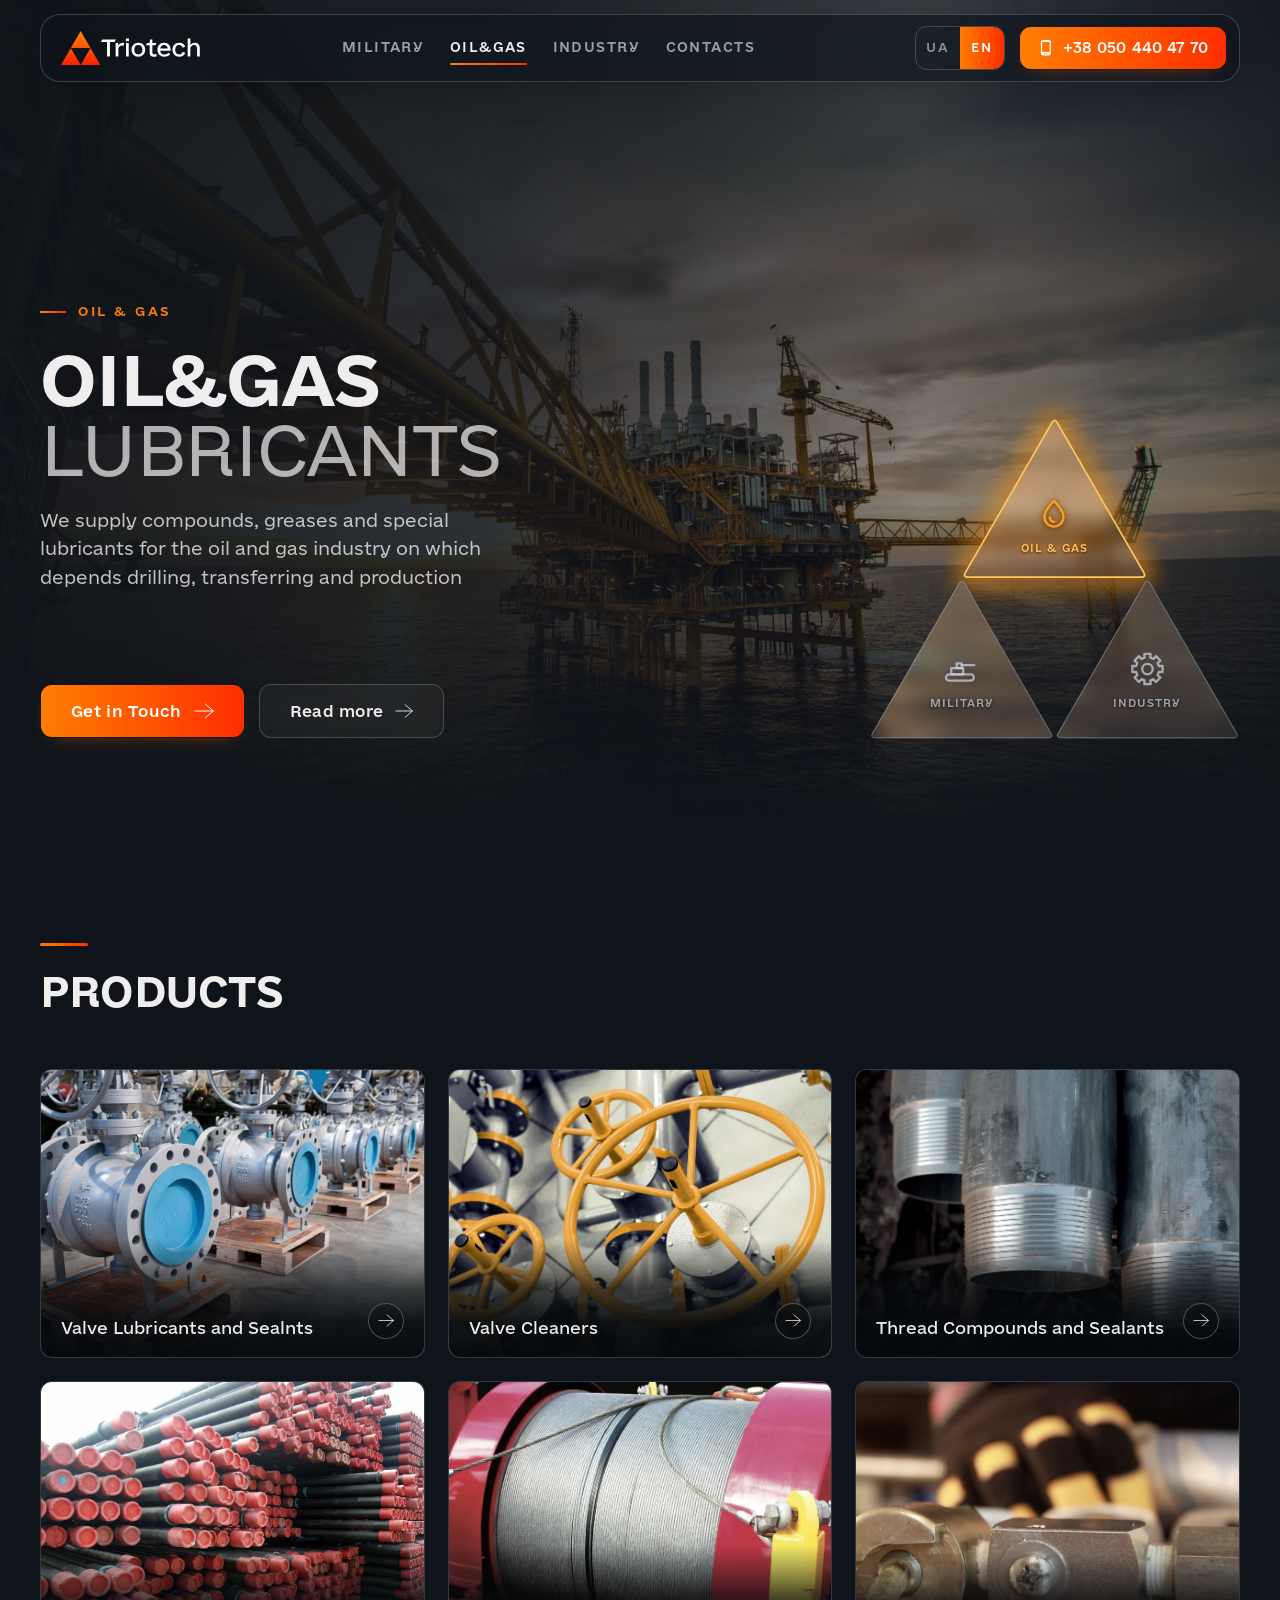
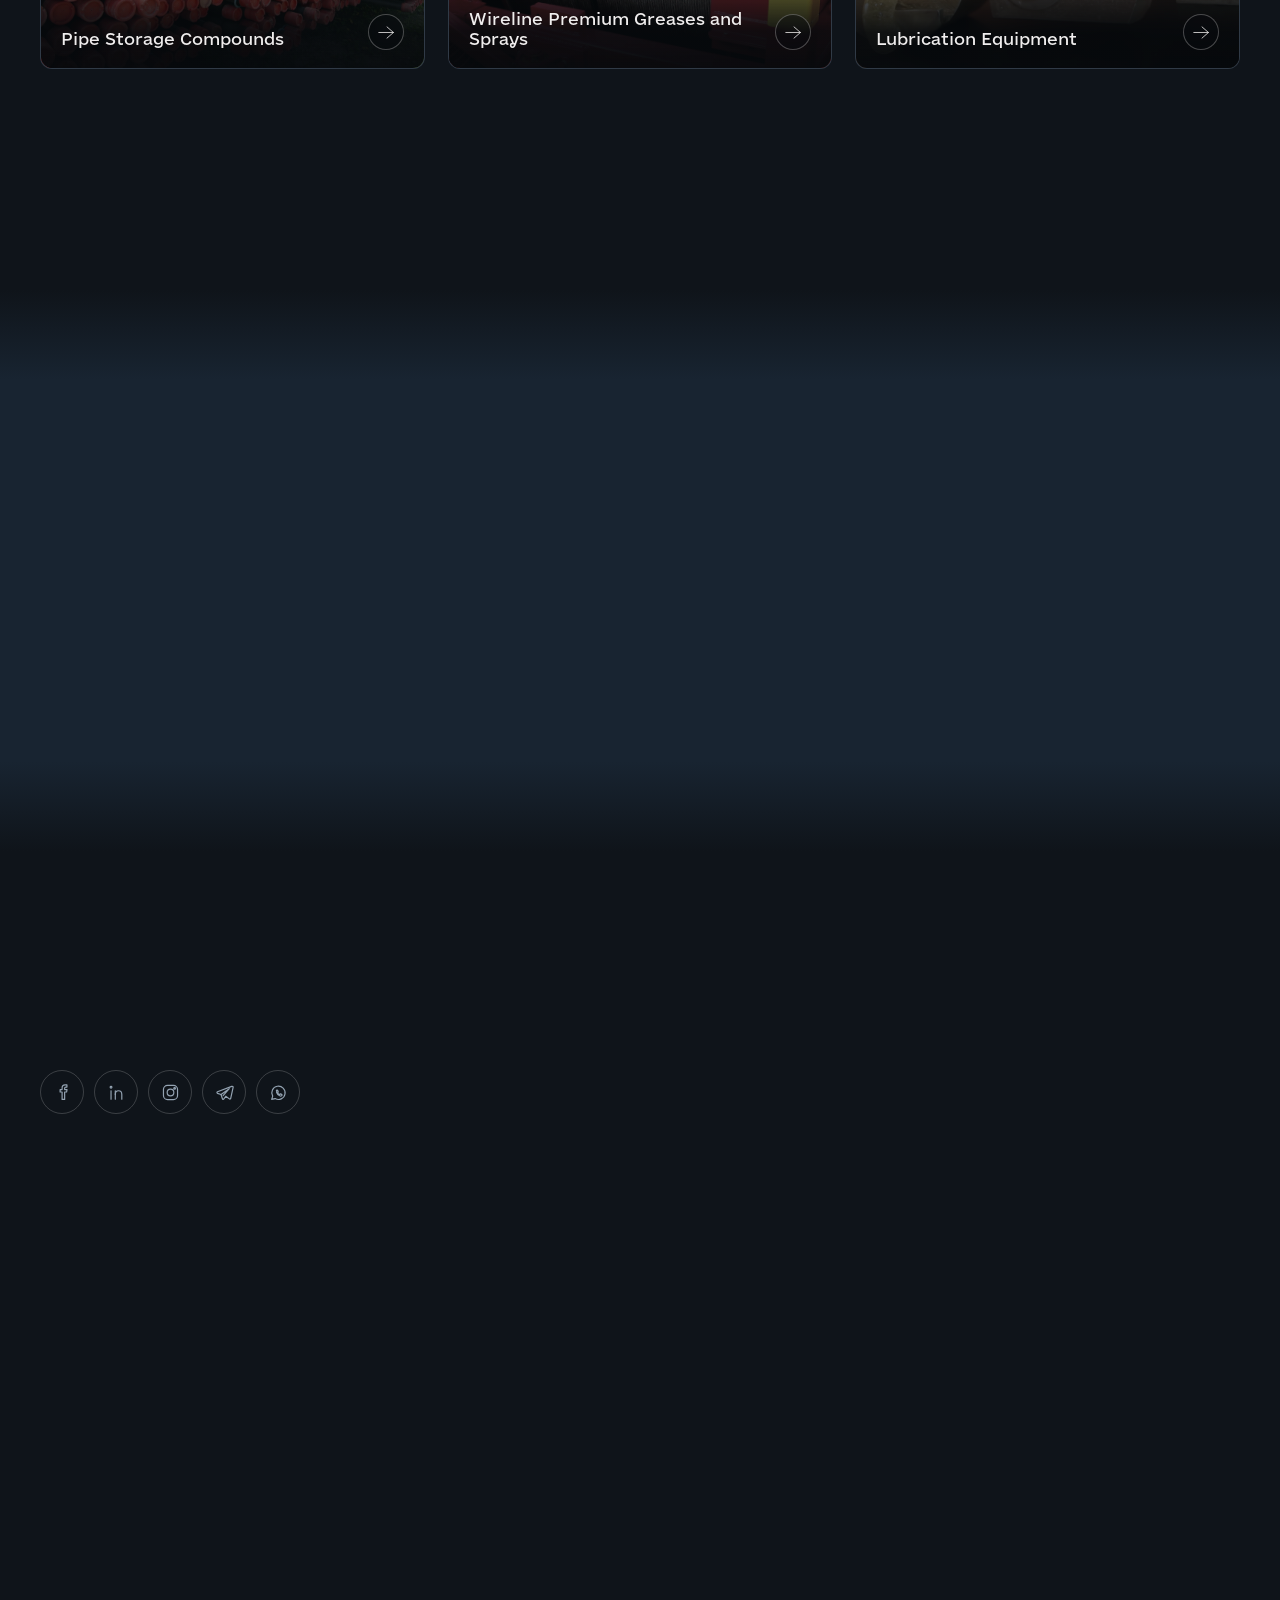
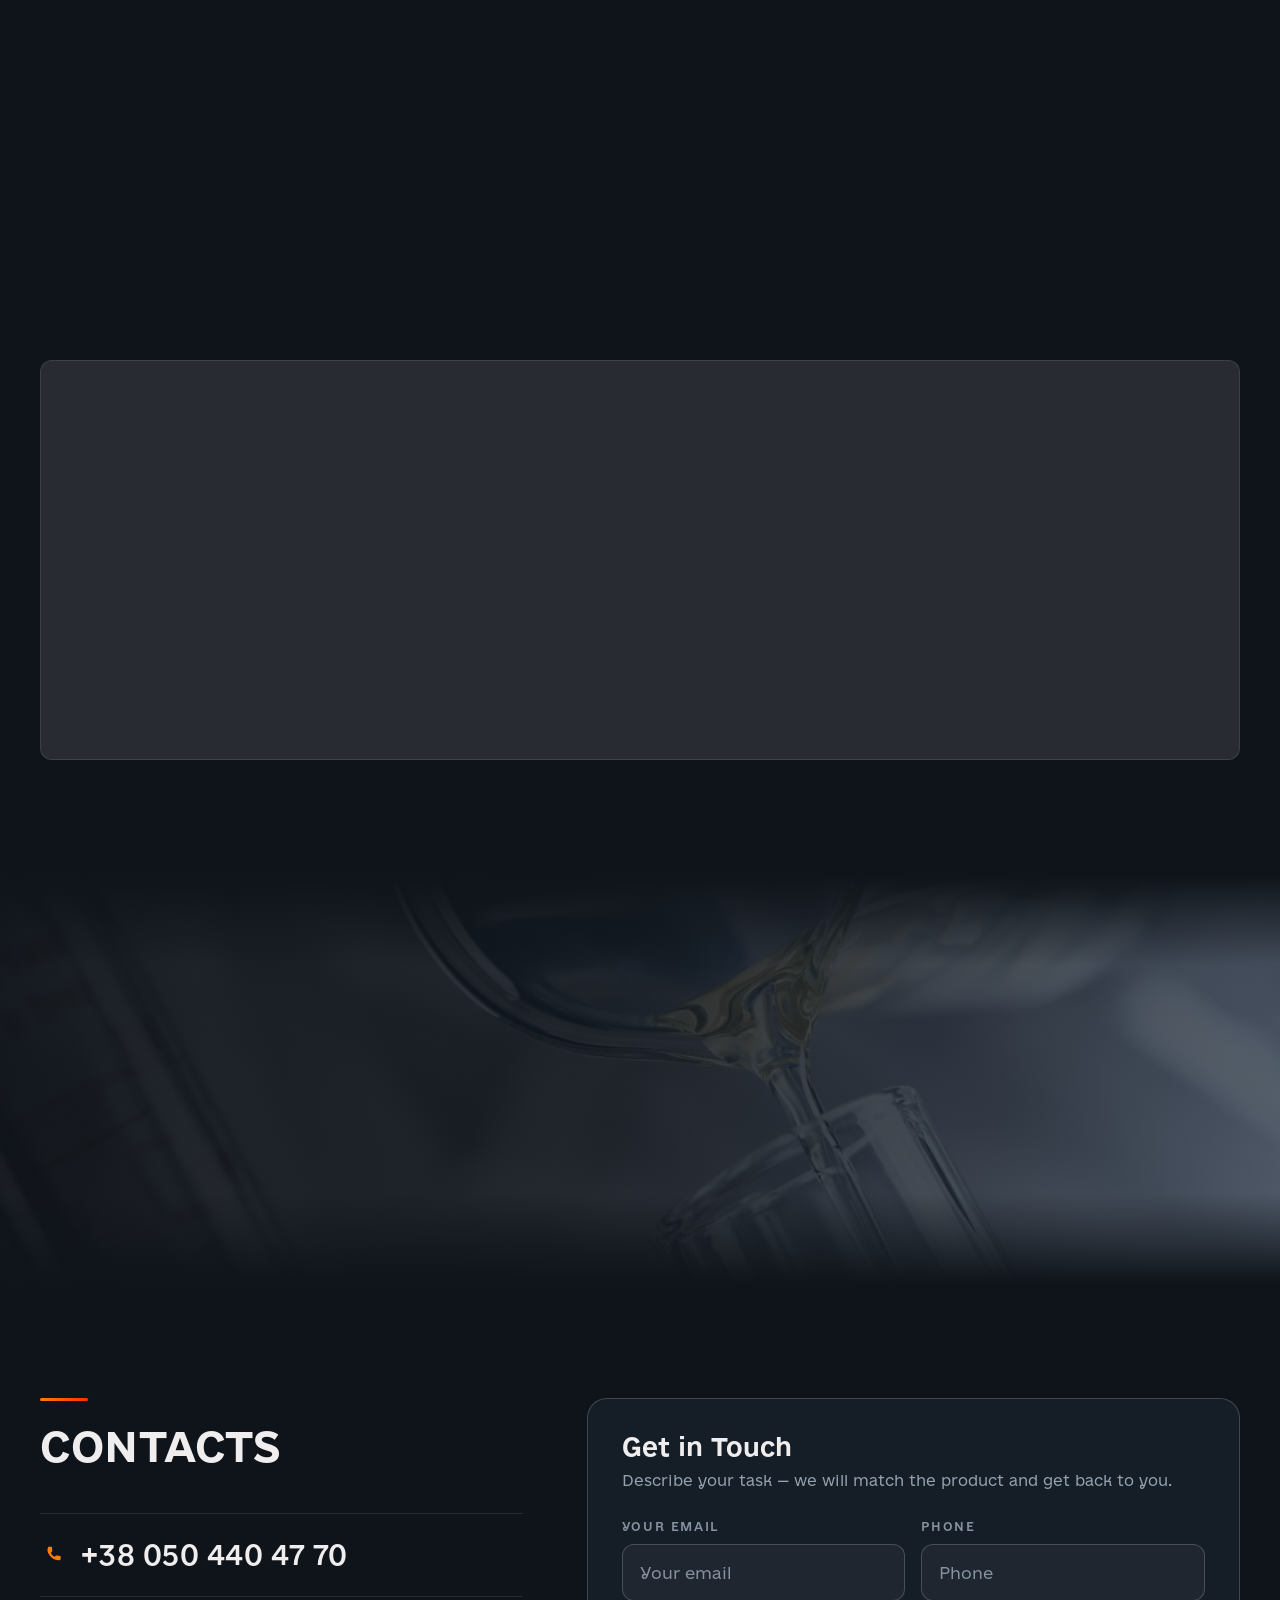
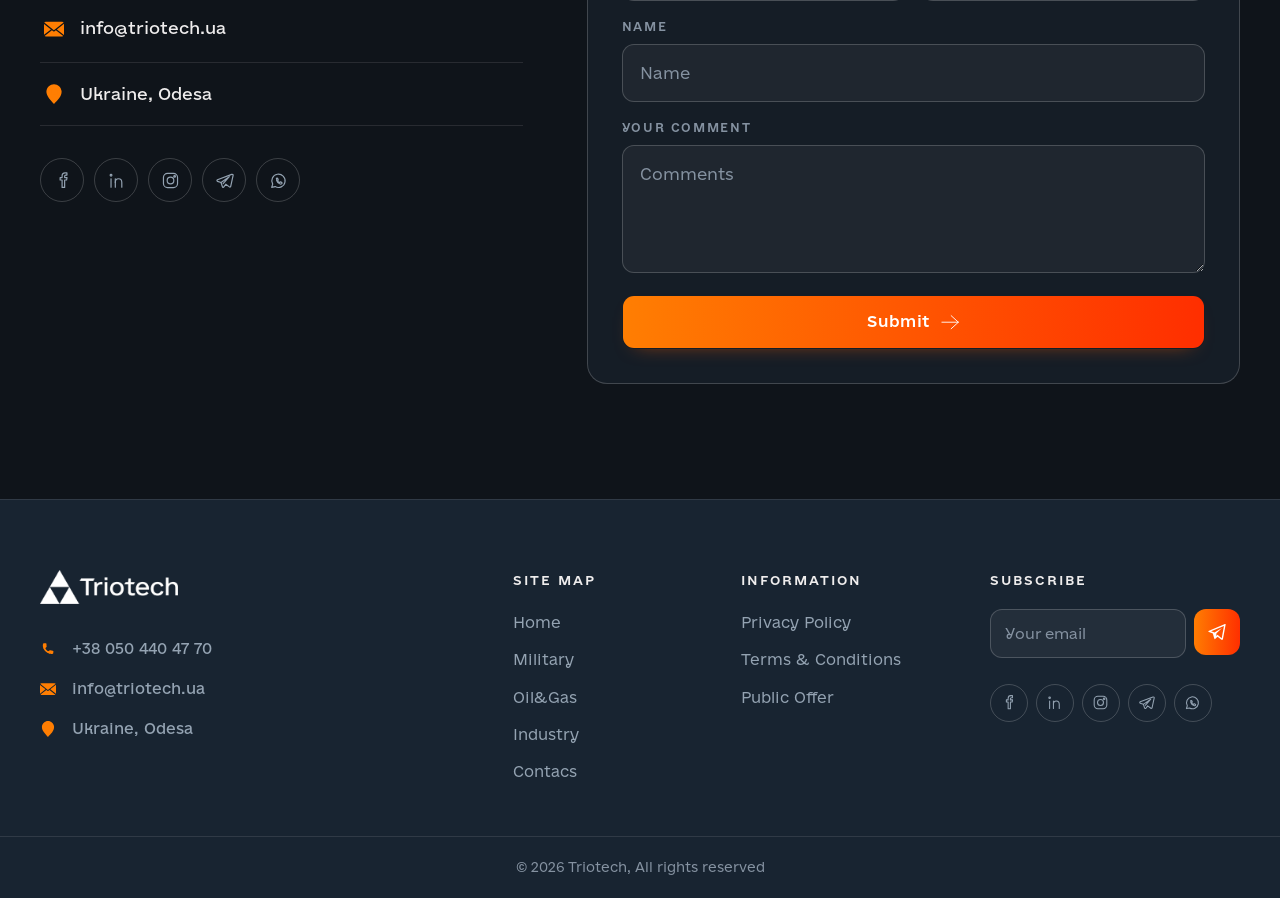
<file: OilGas/en/index.html>
<!DOCTYPE html>
<html lang="en">
<head>
    <meta charset="UTF-8">
    <meta name="viewport"
          content="width=device-width, user-scalable=no, initial-scale=1.0, maximum-scale=1.0, minimum-scale=1.0">
    <meta http-equiv="X-UA-Compatible" content="ie=edge">
    <link rel="stylesheet" href="../../css/style.css?v=39">
    <link rel="stylesheet" type="text/css" href="../../vendor/slick.css?v=39"/>

    <!-- Favicon -->
    <link href="../../favicon.png" rel="icon">

    <title>Oil &amp; Gas lubricants - Triotech</title>

    <meta property="og:type" content="website">
    <meta property="og:site_name" content="Triotech">
    <meta property="og:title" content="Triotech - Мастильні матеріали">
    <meta property="og:description" content="Українська компанія, яка продає мастильні матеріали у B2B сегменті">
    <meta property="og:url" content="/">
    <meta property="og:locale" content="uk_UA">
    <meta property="og:image" content="/img/preview.jpg">
    <meta property="og:image:width" content="968">
    <meta property="og:image:height" content="504">
</head>

<body>
<svg xmlns="http://www.w3.org/2000/svg" style="position:absolute;width:0;height:0;overflow:hidden" aria-hidden="true" focusable="false"><defs><linearGradient id="flameGrad" x1="0" y1="0" x2="1" y2="1"><stop offset="0%" stop-color="#FF7E02"/><stop offset="100%" stop-color="#FF2E00"/></linearGradient><clipPath id="tri-oilgas" clipPathUnits="objectBoundingBox"><path d="M 0.5074 0.0182 L 0.7401 0.4835 Q 0.7475 0.4983 0.7309 0.4983 L 0.2691 0.4983 Q 0.2525 0.4983 0.2599 0.4835 L 0.4926 0.0182 Q 0.5000 0.0033 0.5074 0.0182 Z"/></clipPath><clipPath id="tri-military" clipPathUnits="objectBoundingBox"><path d="M 0.2574 0.5182 L 0.4901 0.9835 Q 0.4975 0.9983 0.4809 0.9983 L 0.0191 0.9983 Q 0.0025 0.9983 0.0099 0.9835 L 0.2426 0.5182 Q 0.2500 0.5033 0.2574 0.5182 Z"/></clipPath><clipPath id="tri-industrial" clipPathUnits="objectBoundingBox"><path d="M 0.7574 0.5182 L 0.9901 0.9835 Q 0.9975 0.9983 0.9809 0.9983 L 0.5191 0.9983 Q 0.5025 0.9983 0.5099 0.9835 L 0.7426 0.5182 Q 0.7500 0.5033 0.7574 0.5182 Z"/></clipPath><linearGradient id="glassEdge" x1="0" y1="0" x2="0.75" y2="1"><stop offset="0%" stop-color="#fff" stop-opacity=".5"/><stop offset="30%" stop-color="#fff" stop-opacity=".12"/><stop offset="65%" stop-color="#fff" stop-opacity=".03"/><stop offset="100%" stop-color="#fff" stop-opacity=".16"/></linearGradient><linearGradient id="glassEdgeLit" x1="0" y1="0" x2="0.75" y2="1"><stop offset="0%" stop-color="#FFD9B0" stop-opacity=".75"/><stop offset="35%" stop-color="#FFA25A" stop-opacity=".22"/><stop offset="100%" stop-color="#FF7E02" stop-opacity=".30"/></linearGradient><filter id="triGlow" x="-60%" y="-60%" width="220%" height="220%"><feGaussianBlur stdDeviation="3.4" result="b"/><feMerge><feMergeNode in="b"/><feMergeNode in="b"/></feMerge></filter></defs><symbol viewBox="0 0 20 16" id="arrow__product"><path d="M19.286 7.994H1m10.286 6.994l8-6.994-8-6.994" stroke="currentColor" stroke-linecap="round" stroke-linejoin="round"/></symbol><symbol viewBox="0 0 20 17" id="arrow__send"><path d="M19.286 8.734H1M11.286 16l8-7.266-8-7.266" stroke="currentColor" stroke-linecap="round" stroke-linejoin="round"/></symbol><symbol viewBox="0 0 32 32" id="facebook"><path fill-rule="evenodd" clip-rule="evenodd" d="M0 5a5 5 0 015-5h22a5 5 0 015 5v22a5 5 0 01-5 5H5a5 5 0 01-5-5V5zm16 3c4.4 0 8 3.6 8 8 0 4-2.9 7.4-6.9 8v-5.7H19l.4-2.3h-2.2v-1.5c0-.6.3-1.2 1.3-1.2h1v-2s-.9-.2-1.8-.2c-1.8 0-3 1.1-3 3.1V16h-2v2.3h2v5.6C10.9 23.3 8 20 8 16c0-4.4 3.6-8 8-8z" fill="currentColor" fill-opacity=".8"/></symbol><symbol viewBox="0 0 32 32" id="instagram"><path d="M16 18.8c-1.5 0-2.8-1.2-2.8-2.8 0-1.5 1.2-2.8 2.8-2.8 1.5 0 2.8 1.2 2.8 2.8 0 1.5-1.3 2.8-2.8 2.8z" fill="currentColor" fill-opacity=".8"/><path fill-rule="evenodd" clip-rule="evenodd" d="M19.4 9.2h-6.8c-.8.1-1.2.2-1.5.3-.4.1-.7.3-1 .6-.237.237-.35.475-.485.762-.036.075-.073.155-.115.238a5.48 5.48 0 01-.052.148A3.53 3.53 0 009.2 12.6v6.8c.1.8.2 1.2.3 1.5.1.4.3.7.6 1 .237.237.475.35.762.485.075.036.155.073.238.115.046.015.095.033.148.052a3.53 3.53 0 001.352.248h6.8c.8-.1 1.2-.2 1.5-.3.4-.1.7-.3 1-.6.237-.237.35-.475.485-.762.036-.075.073-.155.115-.238.015-.046.033-.095.052-.147A3.53 3.53 0 0022.8 19.4v-6.8c-.1-.8-.2-1.2-.3-1.5-.1-.4-.3-.7-.6-1-.237-.237-.475-.35-.762-.485A11.461 11.461 0 0120.9 9.5c-.046-.015-.095-.033-.147-.052A3.53 3.53 0 0019.4 9.2zM16 11.7c-2.4 0-4.3 1.9-4.3 4.3s1.9 4.3 4.3 4.3 4.3-1.9 4.3-4.3-1.9-4.3-4.3-4.3zm5.4-.1a1 1 0 11-2 0 1 1 0 012 0z" fill="currentColor" fill-opacity=".8"/><path fill-rule="evenodd" clip-rule="evenodd" d="M0 5a5 5 0 015-5h22a5 5 0 015 5v22a5 5 0 01-5 5H5a5 5 0 01-5-5V5zm12.6 2.7h6.8c.9.1 1.5.2 2 .4.6.3 1 .5 1.5 1s.8 1 1 1.5c.2.5.4 1.1.4 2v6.8c-.1.9-.2 1.5-.4 2-.3.6-.5 1-1 1.5s-1 .8-1.5 1c-.5.2-1.1.4-2 .4h-6.8c-.9-.1-1.5-.2-2-.4-.6-.3-1-.5-1.5-1s-.8-1-1-1.5c-.2-.5-.4-1.1-.4-2v-6.8c.1-.9.2-1.5.4-2 .3-.6.5-1 1-1.5s1-.8 1.5-1c.5-.2 1.1-.4 2-.4z" fill="currentColor" fill-opacity=".8"/></symbol><symbol viewBox="0 0 32 32" id="linkedin"><path fill-rule="evenodd" clip-rule="evenodd" d="M0 5a5 5 0 015-5h22a5 5 0 015 5v22a5 5 0 01-5 5H5a5 5 0 01-5-5V5zm8.2 8.3V24h3.4V13.3H8.2zM8 9.9c0 1.1.8 1.9 1.9 1.9 1.1 0 1.9-.8 1.9-1.9C11.8 8.8 11 8 9.9 8 8.9 8 8 8.8 8 9.9zM20.6 24h3.2v-6.6c0-3.3-2-4.4-3.9-4.4-1.7 0-2.9 1.1-3.2 1.8v-1.5h-3.2V24h3.4v-5.7c0-1.5 1-2.3 2-2.3s1.7.5 1.7 2.2V24z" fill="currentColor" fill-opacity=".8"/></symbol><symbol viewBox="0 0 32 32" id="telegram"><path fill-rule="evenodd" clip-rule="evenodd" d="M5 0h22a5 5 0 015 5v22a5 5 0 01-5 5H5a5 5 0 01-5-5V5a5 5 0 015-5zm11.692 12.007c-1.433.596-4.297 1.83-8.592 3.701-.698.278-1.063.549-1.096.814-.056.449.505.625 1.27.866.104.032.212.066.322.102.752.245 1.764.53 2.29.542.477.01 1.01-.186 1.598-.59 4.013-2.709 6.084-4.078 6.214-4.108.092-.02.22-.047.305.03.087.076.078.221.069.26-.056.237-2.26 2.287-3.4 3.347-.356.33-.608.565-.66.619-.115.12-.233.233-.346.342-.699.674-1.223 1.179.029 2.004.602.396 1.083.724 1.563 1.051.525.358 1.048.714 1.725 1.158.172.113.337.23.497.344.61.436 1.16.826 1.837.764.393-.036.8-.406 1.007-1.51.488-2.61 1.447-8.263 1.669-10.592a2.602 2.602 0 00-.025-.58.621.621 0 00-.21-.4c-.176-.143-.448-.173-.57-.17-.554.009-1.405.305-5.496 2.006z" fill="currentColor" fill-opacity=".8"/></symbol><symbol viewBox="0 0 32 32" id="whatsapp"><path fill-rule="evenodd" clip-rule="evenodd" d="M12.6 21.7c1 .6 2.2.9 3.4.9 3.7 0 6.6-3 6.6-6.5 0-1.8-.6-3.4-1.9-4.7-1.3-1.2-2.9-1.9-4.7-1.9-3.6 0-6.6 3-6.6 6.6 0 1.2.3 2.4 1 3.5l.2.3-.7 2.4 2.5-.7.2.1zm5.6-4.7c.2 0 1.2.5 1.4.6.031.016.062.029.093.042.167.07.323.136.407.558.1 0 .1.4-.1.9-.1.4-.9.9-1.3.9-.068 0-.133.006-.202.012-.34.03-.786.07-2.198-.512-1.753-.701-2.968-2.4-3.309-2.877a1.856 1.856 0 00-.091-.123c-.017-.034-.052-.088-.097-.16-.221-.35-.703-1.11-.703-1.94 0-1 .5-1.5.7-1.7.2-.2.4-.2.5-.2h.4c.1 0 .3 0 .4.3.2.4.6 1.4.6 1.5 0 .033.011.067.022.1.023.067.045.133-.022.2-.05.05-.075.1-.1.15-.025.05-.05.1-.1.15l-.3.3c-.1.1-.2.2-.1.4s.5.9 1.1 1.4c.675.59 1.208.825 1.478.944.05.022.09.04.122.056.2 0 .3 0 .4-.1.05-.1.175-.25.3-.4.125-.15.25-.3.3-.4.1-.2.2-.2.4-.1z" fill="currentColor" fill-opacity=".8"/><path fill-rule="evenodd" clip-rule="evenodd" d="M0 16C0 7.163 7.163 0 16 0s16 7.163 16 16-7.163 16-16 16S0 24.837 0 16zm16-8c2.1 0 4.1.8 5.6 2.3 1.5 1.5 2.4 3.5 2.4 5.6 0 4.4-3.6 8-8 8-1.3 0-2.6-.4-3.8-1L8 24l1.1-4C8.4 18.8 8 17.4 8 16c0-4.4 3.6-8 8-8z" fill="currentColor" fill-opacity=".8"/></symbol><symbol viewBox="0 0 23 22" id="footer__tel"><path d="M6.937 7.95c1.38 3.767 2.81 5.27 6.447 6.871l-1.576 2.214c-4.176-2-6.256-5.37-7.236-8l2.365-1.084z" fill="currentColor"/><path d="M8.095 2.75c.739-.002 1.3.612 1.25 1.308-.08 1.095.005 1.884.232 2.863.124.538-.158 1.084-.606 1.436-.604.475-1.066 1.079-1.433 1.599-.509.72-2.26.669-2.646-.116-.796-1.614-1.335-4.588-.173-6.597.182-.316.55-.481.93-.483l2.446-.01zm11.208 11.945c.092-.692-.486-1.292-1.224-1.329a10.354 10.354 0 01-2.982-.562c-.55-.181-1.159.018-1.582.396-.572.51-1.262.87-1.853 1.151-.82.39-.975 2.038-.196 2.495 1.601.94 4.662 1.803 6.914.956a.993.993 0 00.619-.815l.304-2.292z" fill="currentColor"/></symbol><symbol viewBox="0 0 18 15" id="footer__mail"><path fill-rule="evenodd" clip-rule="evenodd" d="M16.349.91a1.68 1.68 0 011.32.628L8.915 8.543.24 1.666C.53 1.213 1.053.91 1.65.91h14.7zM0 12.57V2.908l6.224 4.935-6.211 4.924A1.52 1.52 0 010 12.57zm.57 1.19c.29.24.667.386 1.081.386H16.35a1.7 1.7 0 00.954-.29L10.69 8.563l-1.19.951a.942.942 0 01-1.164.003L7.129 8.56l-6.56 5.2zm11.019-5.917l6.366 5.094c.03-.118.045-.24.045-.367V2.713l-6.411 5.13z" fill="currentColor"/></symbol><symbol viewBox="0 0 16 21" id="footer__place"><path fill-rule="evenodd" clip-rule="evenodd" d="M8.002 20.979C4.942 17.616-.266 12.842.011 7.649.463 3.427 3.868.146 8.002.146c4.135 0 7.54 3.28 7.992 7.503.191 5.67-4.513 9.593-7.992 13.33z" fill="currentColor"/><path d="M11.525 8.265A3.264 3.264 0 118.263 5a3.264 3.264 0 013.262 3.265z" fill="currentColor"/></symbol><symbol viewBox="0 0 26 24" id="footer__send"><path d="M24.102.266L1.012 9.944s-1.092.4-1.007 1.137c.086.738.977 1.076.977 1.076l5.81 2.088s1.754 6.144 2.1 7.313c.344 1.166.621 1.194.621 1.194.322.149.614-.089.614-.089l3.753-3.655 5.85 4.792c1.583.737 2.16-.8 2.16-.8L26 .852c0-1.475-1.898-.585-1.898-.585zM20.014 21.22l-6.259-5.125-1.942 1.891.427-4.023L20.583 6 9.21 12.799l-5.044-1.813 19.245-8.067-3.398 18.3z" fill="currentColor"/></symbol><symbol viewBox="0 0 21 33" id="header-tel"><path d="M16.042 0H4.375A4.37 4.37 0 000 4.375v23.333a4.37 4.37 0 004.375 4.375h11.667a4.37 4.37 0 004.375-4.375V4.375A4.37 4.37 0 0016.042 0zm-2.917 29.167H7.292v-1.459h5.833v1.459zm4.74-4.375H2.552V4.375h15.313v20.417z" fill="currentColor"/></symbol><symbol viewBox="0 0 19 19" id="popup-close"><path d="M9.5 7.438L16.718.219l2.062 2.062-7.218 7.22 7.218 7.218-2.062 2.062L9.5 11.562l-7.22 7.219-2.06-2.062L7.437 9.5.22 2.281 2.28.22 9.5 7.438z" fill="currentColor"/></symbol></svg>
<header b-qltympal5c class="header">
    <div b-qltympal5c class="container">
        <div b-qltympal5c class="header__wrapper">
            <div b-qltympal5c class="header__wrap">
                <a class="header__logo" href="../../Home/en/index.html">
                    <img src="../../img/Gradient-Logo-white.svg" alt="logo">
                </a>
                <div b-qltympal5c class="header__content">
                    <nav b-qltympal5c class="header__navigation">
                        <ul b-qltympal5c class="header__list">
                            <li b-qltympal5c class="header__item">
                                <a class="header__link " href="../../Military/en/index.html">MILITARY</a>
                            </li>
                            <li b-qltympal5c class="header__item">
                                <a class="header__link header__link--active" href="../../OilGas/en/index.html">OIL&amp;GAS</a>
                            </li>
                            <li b-qltympal5c class="header__item">
                                <a class="header__link " href="../../Industrial/en/index.html">INDUSTRY</a>
                            </li>

                            <li b-qltympal5c class="header__item">
                                <a b-qltympal5c id="header__contacts" href="#contacts" class="header__link">CONTACTS</a>
                            </li>
                        </ul>
                    </nav>

                    <div class="lang__button lang--header"><div class="lang__list"><a class="lang__link" href="../../OilGas/index.html" hreflang="uk">UA</a><span class="lang__link lang__link--on">EN</span></div></div><button type="button" class="header__cta" data-quote><span>Get in Touch</span><svg class="btn__arrow" width="20" height="16" fill="none" aria-hidden="true" focusable="false"><use href="#arrow__product" xlink:href="#arrow__product"></use></svg></button>

                    <a b-qltympal5c href="tel:&#x2B;38 050 440 47 70" class="header__tel header__tel--mobile"><svg b-qltympal5c class="header__icon" width="21" height="33">
                            <use b-qltympal5c href="#header-tel" xlink:href="#header-tel"></use>
                        </svg><span class="header__tel-num">&#x2B;38 050 440 47 70</span></a>
                </div>
                <button b-qltympal5c class="hamburger" type="button" aria-label="Menu">
                    <div b-qltympal5c class="hamburger-menu">
                        <span b-qltympal5c class="hamburger-line"></span>
                        <span b-qltympal5c class="hamburger-line"></span>
                    </div>
                </button>
            </div>
            <a b-qltympal5c href="tel:&#x2B;38 050 440 47 70" class="header__tel"><svg b-qltympal5c class="header__icon" width="21" height="33">
                    <use b-qltympal5c href="#header-tel" xlink:href="#header-tel"></use>
                </svg><span class="header__tel-num">&#x2B;38 050 440 47 70</span></a>
        </div>
    </div>
</header>
<div class="nav-scrim" aria-hidden="true"></div>

<main b-qltympal5c class="main">


<section class="start js-main">
    <div class="start__bg">
        <img src="../../img/start-bg-2.jpeg" alt="bg">
    </div>
    <div class="container">
        <div class="start__wrapper reveal"><p class="sector-tag"><span class="sector-tag__label">Oil &amp; Gas</span></p>
            <h1 class="start__title">OIL&GAS<br><span>LUBRICANTS</span></h1>
            <div class="start__desc"><p class="start__text">We supply compounds, greases and special lubricants for the oil and gas industry on which depends drilling, transferring and production</p>
        </div></div><nav class="start__navigation triad-nav" aria-label="Industries"><ul class="triad-nav__list"><li class="triad-nav__item triad-nav__item--oilgas is-active"><a class="triad-nav__link" href="../../OilGas/en/index.html" aria-current="page"><span class="triad-nav__glass"></span><span class="triad-nav__inner"><svg class="triad-nav__ico" viewBox="0 0 24 24" fill="none" stroke="currentColor" stroke-width="1.5" stroke-linecap="round" stroke-linejoin="round" aria-hidden="true" focusable="false"><path d="M12 3.4c0 0 6.2 6.6 6.2 10.5a6.2 6.2 0 1 1-12.4 0C5.8 10 12 3.4 12 3.4z"/><path d="M9.4 14.3a2.7 2.7 0 0 0 2.7 2.7"/></svg><span class="triad-nav__label">Oil &amp; Gas</span></span></a><svg class="triad-nav__glow" viewBox="0 0 100 86.6" preserveAspectRatio="none" aria-hidden="true" focusable="false"><path d="M 50.7425 1.5747 L 74.0075 41.8696 Q 74.7500 43.1557 73.2650 43.1557 L 26.7350 43.1557 Q 25.2500 43.1557 25.9925 41.8696 L 49.2575 1.5747 Q 50.0000 0.2887 50.7425 1.5747 Z"/></svg></li><li class="triad-nav__item triad-nav__item--military"><a class="triad-nav__link" href="../../Military/en/index.html"><span class="triad-nav__glass"></span><span class="triad-nav__inner"><svg class="triad-nav__ico" viewBox="0 0 24 24" fill="none" stroke="currentColor" stroke-width="1.5" stroke-linecap="round" stroke-linejoin="round" aria-hidden="true" focusable="false"><rect x="2" y="15.4" width="18" height="4.1" rx="2"/><path d="M5.4 11.4h7.7v4H5.4z"/><path d="M8.9 8.3h3.3v3.1H8.9z"/><path d="M12.2 9.5h8.1"/></svg><span class="triad-nav__label">Military</span></span></a><svg class="triad-nav__glow" viewBox="0 0 100 86.6" preserveAspectRatio="none" aria-hidden="true" focusable="false"><path d="M 25.7425 44.8747 L 49.0075 85.1696 Q 49.7500 86.4557 48.2650 86.4557 L 1.7350 86.4557 Q 0.2500 86.4557 0.9925 85.1696 L 24.2575 44.8747 Q 25.0000 43.5887 25.7425 44.8747 Z"/></svg></li><li class="triad-nav__item triad-nav__item--industrial"><a class="triad-nav__link" href="../../Industrial/en/index.html"><span class="triad-nav__glass"></span><span class="triad-nav__inner"><svg class="triad-nav__ico" viewBox="0 0 24 24" fill="none" stroke="currentColor" stroke-width="1.5" stroke-linecap="round" stroke-linejoin="round" aria-hidden="true" focusable="false"><path d="M 19.36 10.11 L 21.79 9.97 L 21.79 14.03 L 19.36 13.89 L 18.54 15.87 L 20.36 17.49 L 17.49 20.36 L 15.87 18.54 L 13.89 19.36 L 14.03 21.79 L 9.97 21.79 L 10.11 19.36 L 8.13 18.54 L 6.51 20.36 L 3.64 17.49 L 5.46 15.87 L 4.64 13.89 L 2.21 14.03 L 2.21 9.97 L 4.64 10.11 L 5.46 8.13 L 3.64 6.51 L 6.51 3.64 L 8.13 5.46 L 10.11 4.64 L 9.97 2.21 L 14.03 2.21 L 13.89 4.64 L 15.87 5.46 L 17.49 3.64 L 20.36 6.51 L 18.54 8.13 Z"/><circle cx="12" cy="12" r="3.4"/></svg><span class="triad-nav__label">Industry</span></span></a><svg class="triad-nav__glow" viewBox="0 0 100 86.6" preserveAspectRatio="none" aria-hidden="true" focusable="false"><path d="M 75.7425 44.8747 L 99.0075 85.1696 Q 99.7500 86.4557 98.2650 86.4557 L 51.7350 86.4557 Q 50.2500 86.4557 50.9925 85.1696 L 74.2575 44.8747 Q 75.0000 43.5887 75.7425 44.8747 Z"/></svg></li></ul><svg class="triad-nav__edges" viewBox="0 0 100 86.6" preserveAspectRatio="none" aria-hidden="true" focusable="false"><path class="triad-edge is-lit" d="M 50.7425 1.5747 L 74.0075 41.8696 Q 74.7500 43.1557 73.2650 43.1557 L 26.7350 43.1557 Q 25.2500 43.1557 25.9925 41.8696 L 49.2575 1.5747 Q 50.0000 0.2887 50.7425 1.5747 Z"/><path class="triad-edge" d="M 25.7425 44.8747 L 49.0075 85.1696 Q 49.7500 86.4557 48.2650 86.4557 L 1.7350 86.4557 Q 0.2500 86.4557 0.9925 85.1696 L 24.2575 44.8747 Q 25.0000 43.5887 25.7425 44.8747 Z"/><path class="triad-edge" d="M 75.7425 44.8747 L 99.0075 85.1696 Q 99.7500 86.4557 98.2650 86.4557 L 51.7350 86.4557 Q 50.2500 86.4557 50.9925 85.1696 L 74.2575 44.8747 Q 75.0000 43.5887 75.7425 44.8747 Z"/></svg></nav><div class="start__buttons"><button class="start__btn start__btn--defolt"><span>Get in Touch</span><svg class="btn__arrow" width="20" height="16" aria-hidden="true" focusable="false" fill="none"><use href="#arrow__product" xlink:href="#arrow__product"></use></svg></button><a href="#product" class="start__btn start__btn--grad">
                Read more
                <svg class="start__icon" width="20" height="16" fill="none">
                    <use href="#arrow__product" xlink:href="#arrow__product"></use>
                </svg>
            </a></div>
</section>

<section id="product" class="products with-extra">
    <div class="container">
        <h2 class="btn btn--product no-click reveal">PRODUCTS</h2>

        <ul class="product__list reveal-stagger">
            <li class="product__item">
                <div class="product__header">
                    <img src="../../img/product-10.jpeg" alt="product">
                </div>
                <div class="product__content">
                    <h3 class="product__name">Valve Lubricants and Sealnts</h3><span class="product__arrow"><svg width="20" height="16" aria-hidden="true" focusable="false" fill="none"><use href="#arrow__product" xlink:href="#arrow__product"></use></svg></span>
                </div>
            </li>

            <li class="product__item">
                <div class="product__header">
                    <img src="../../img/product-11.jpeg" alt="product">
                </div>
                <div class="product__content">
                    <h3 class="product__name">Valve Cleaners</h3><span class="product__arrow"><svg width="20" height="16" aria-hidden="true" focusable="false" fill="none"><use href="#arrow__product" xlink:href="#arrow__product"></use></svg></span>
                </div>
            </li>

            <li class="product__item">
                <div class="product__header">
                    <img src="../../img/product-12.jpeg" alt="product">
                </div>
                <div class="product__content">
                    <h3 class="product__name">Thread Compounds and Sealants</h3><span class="product__arrow"><svg width="20" height="16" aria-hidden="true" focusable="false" fill="none"><use href="#arrow__product" xlink:href="#arrow__product"></use></svg></span>
                </div>
            </li>

            <li class="product__item">
                <div class="product__header">
                    <img src="../../img/product-13.webp" alt="product">
                </div>
                <div class="product__content">
                    <h3 class="product__name">Pipe Storage Compounds</h3><span class="product__arrow"><svg width="20" height="16" aria-hidden="true" focusable="false" fill="none"><use href="#arrow__product" xlink:href="#arrow__product"></use></svg></span>
                </div>
            </li>

            <li class="product__item">
                <div class="product__header">
                    <img src="../../img/product-14.png" alt="product">
                </div>
                <div class="product__content">
                    <h3 class="product__name">Wireline Premium Greases and Sprays</h3><span class="product__arrow"><svg width="20" height="16" aria-hidden="true" focusable="false" fill="none"><use href="#arrow__product" xlink:href="#arrow__product"></use></svg></span>
                </div>
            </li>

            <li class="product__item">
                <div class="product__header">
                    <img src="../../img/product-15.png" alt="product">
                </div>
                <div class="product__content">
                    <h3 class="product__name">Lubrication Equipment</h3><span class="product__arrow"><svg width="20" height="16" aria-hidden="true" focusable="false" fill="none"><use href="#arrow__product" xlink:href="#arrow__product"></use></svg></span>
                </div>
            </li>
        </ul>

        <div class="product__foot reveal"><button class="products__btn"><span>Get in Touch</span><svg class="btn__arrow" width="20" height="16" aria-hidden="true" focusable="false" fill="none"><use href="#arrow__product" xlink:href="#arrow__product"></use></svg></button></div>
    </div>
</section>

<section b-qltympal5c class="brands">
    <div b-qltympal5c class="container">
        <h2 b-qltympal5c class="btn btn--brands no-click reveal">BRANDS</h2>


        <div b-qltympal5c class="brands__swiper reveal">
            <div b-qltympal5c class="brands__wrapper"><div b-qltympal5c class="brands__slide">
                    <div b-qltympal5c class="brands__header">
                        <img src="../../img/brands-2.svg" alt="brands">
                    </div>
                    <h3 b-qltympal5c class="brands__name">
                        Valvoline
                    </h3>
                </div><div b-qltympal5c class="brands__slide">
                    <div b-qltympal5c class="brands__header">
                        <img src="../../img/brands-4.png" alt="brands">
                    </div>
                    <h3 b-qltympal5c class="brands__name">
                        Caterpillar
                    </h3>
                </div><div b-qltympal5c class="brands__slide">
                    <div b-qltympal5c class="brands__header">
                        <img src="../../img/brands-6.png" alt="brands">
                    </div>
                    <h3 b-qltympal5c class="brands__name">
                        Aluchem
                    </h3>
                </div><div b-qltympal5c class="brands__slide">
                    <div b-qltympal5c class="brands__header">
                        <img src="../../img/brands-5.png" alt="brands">
                    </div>
                    <h3 b-qltympal5c class="brands__name">
                        Champion
                    </h3>
                </div><div b-qltympal5c class="brands__slide">
                    <div b-qltympal5c class="brands__header">
                        <img src="../../img/brands-7.png" alt="brands">
                    </div>
                    <h3 b-qltympal5c class="brands__name">
                        Bechem
                    </h3>
                </div><div b-qltympal5c class="brands__slide">
                    <div b-qltympal5c class="brands__header">
                        <img src="../../img/brands-3.png" alt="brands">
                    </div>
                    <h3 b-qltympal5c class="brands__name">
                        Cyclon
                    </h3>
                </div><div b-qltympal5c class="brands__slide">
                    <div b-qltympal5c class="brands__header">
                        <img src="../../img/brands-1.png" alt="brands">
                    </div>
                    <h3 b-qltympal5c class="brands__name">
                        OCRI
                    </h3>
                </div></div>
        </div>

        <div b-qltympal5c class="brands__navigation reveal">
            <button b-qltympal5c class="brands__prev" type="button" aria-label="Previous brand"><svg viewBox="0 0 24 22" aria-hidden="true" focusable="false"><path d="M15 5l-6 6 6 6" fill="none" stroke="currentColor" stroke-width="2" stroke-linecap="round" stroke-linejoin="round"/></svg></button>
            <button b-qltympal5c class="brands__next" type="button" aria-label="Next brand"><svg viewBox="0 0 24 22" aria-hidden="true" focusable="false"><path d="M9 5l6 6-6 6" fill="none" stroke="currentColor" stroke-width="2" stroke-linecap="round" stroke-linejoin="round"/></svg></button>
        </div>

        <div b-qltympal5c class="brands__decor">
            <img src="../../img/brands-decor.png" alt="decor">
        </div>
    </div>

</section>

<section b-qltympal5c class="about">
    <div b-qltympal5c class="container">
        <div b-qltympal5c class="about__bg">
            <img src="../../img/about-logo.png" alt="bg">
        </div>
        <div b-qltympal5c class="about__left">
            <h2 b-qltympal5c class="btn btn--about no-click reveal">ABOUT US</h2>
            
            <ul b-qltympal5c class="social__list social__list--about">
                <li b-qltympal5c class="social__item">
                    <a b-qltympal5c href="https://www.facebook.com/profile.php?id=100087215003059" class="social__link">
                        <svg viewBox="0 0 24 24" fill="none" stroke="currentColor" stroke-width="1.5" stroke-linecap="round" stroke-linejoin="round" aria-hidden="true" focusable="false"><path d="M14.7 8.3V6.6c0-.8.6-1.4 1.4-1.4h1.5V2.3h-2.4c-2.2 0-3.7 1.6-3.7 4v2H9v3.1h2.5v9.4h3.2v-9.4h2.5l.5-3.1z"/></svg>
                    </a>
                </li>
                <li b-qltympal5c class="social__item">
                    <a b-qltympal5c href="https://www.linkedin.com/company/triotech-llc/" class="social__link">
                        <svg viewBox="0 0 24 24" fill="none" stroke="currentColor" stroke-width="1.5" stroke-linecap="round" stroke-linejoin="round" aria-hidden="true" focusable="false"><circle cx="5.1" cy="5.3" r="1.1"/><path d="M5.1 9.8v10.6"/><path d="M10.5 20.4V9.8"/><path d="M10.5 14.4c0-2.6 1.7-4.6 4.1-4.6 2.4 0 4.1 2 4.1 4.6v6"/></svg>
                    </a>
                </li>
                <li b-qltympal5c class="social__item">
                    <a b-qltympal5c href="https://www.instagram.com/triotech_ukraine_/" class="social__link ">
                        <svg viewBox="0 0 24 24" fill="none" stroke="currentColor" stroke-width="1.5" stroke-linecap="round" stroke-linejoin="round" aria-hidden="true" focusable="false"><rect x="3.1" y="3.1" width="17.8" height="17.8" rx="5.2"/><circle cx="12" cy="12" r="4.2"/><circle cx="17.2" cy="6.8" r="1.05"/></svg>
                    </a>
                </li>
                <li b-qltympal5c class="social__item">
                    <a b-qltympal5c href="https://t.me/triotech_ukraine" class="social__link">
                        <svg viewBox="0 0 24 24" fill="none" stroke="currentColor" stroke-width="1.5" stroke-linecap="round" stroke-linejoin="round" aria-hidden="true" focusable="false"><path d="M21.1 4.2 3.1 11.1c-.9.35-.87 1.62.03 1.93l4.5 1.55 1.72 5.28c.27.82 1.34.99 1.84.29l2.45-3.44 4.53 3.34c.62.46 1.5.13 1.67-.62l3.05-13.98c.18-.82-.62-1.48-1.79-1.25z"/><path d="m7.63 14.58 10.4-7.36-7.75 8.73"/></svg>
                    </a>
                </li>
                <li b-qltympal5c class="social__item">
                    <a b-qltympal5c href="https://wa.me/qr/CX3KLC3YHZDWG1" class="social__link">
                        <svg viewBox="0 0 24 24" fill="none" stroke="currentColor" stroke-width="1.5" stroke-linecap="round" stroke-linejoin="round" aria-hidden="true" focusable="false"><path d="M3.4 20.6 4.65 16.6A8.4 8.4 0 1 1 7.75 19.7z"/><path d="M9.3 9.4c.15-.35.4-.35.62-.35h.5c.18 0 .4.02.6.47l.62 1.5c.1.24 0 .42-.1.55l-.4.47c-.16.18-.24.32-.1.55.4.72 1.2 1.5 1.95 1.9.25.14.42.08.56-.08l.47-.55c.16-.18.32-.24.55-.16l1.42.7c.4.18.4.4.4.55v.47c0 .24 0 .47-.4.72-.47.3-1.2.47-1.9.24-1.9-.63-3.8-2.53-4.4-4.4-.24-.72-.1-1.42.24-1.9z"/></svg>
                    </a>
                </li>
            </ul>
        </div>
        <div b-qltympal5c class="about__right reveal">
            <h2 b-qltympal5c class="about__title">
                <img src="../../img/logo-text.svg" alt="logo icon">
            </h2>
            <div b-qltympal5c class="about__wrap">
                <p b-qltympal5c class="about__text">
                    Ukrainian company that sells lubricants in B2B
                </p>
                <p b-qltympal5c class="about__text">We offer a full range of lubricants designed to lubricate almost any type of military, oil and gas, and industrial equipment</p></div>
            </div>
        </div>


    </div>
    <div b-qltympal5c class="about__decor">
        <img src="../../img/about-decor.png" alt="decor">
    </div>
</section>

<section b-qltympal5c class="why">
    <div b-qltympal5c class="container">
        <ul b-qltympal5c class="why__list reveal-stagger">
            <li b-qltympal5c class="why__item">
                <div b-qltympal5c class="why__header">
                    <span class="why__icon"><svg viewBox="0 0 24 24" aria-hidden="true" focusable="false"><circle cx="12" cy="9.3" r="5.5"/><path d="M12 6.6l1.2 2.42 2.68.39-1.94 1.89.46 2.66L12 12.7l-2.4 1.26.46-2.66-1.94-1.89 2.68-.39z"/><path d="M8.7 13.9 6.6 21.6l5.4-2.9 5.4 2.9-2.1-7.7"/></svg></span>
                    <h2 b-qltympal5c class="why__title">Experience</h2>
                </div>
                <p b-qltympal5c class="why__text">Our experience allows us to solve extremely complex tasks</p>
            </li>

            <li b-qltympal5c class="why__item">
                <div b-qltympal5c class="why__header">
                    <span class="why__icon"><svg viewBox="0 0 24 24" aria-hidden="true" focusable="false"><rect x="2.5" y="7" width="5.6" height="12" rx="1.4"/><rect x="9.2" y="4" width="5.6" height="15" rx="1.4"/><rect x="15.9" y="9" width="5.6" height="10" rx="1.4"/><path d="M2.5 11h5.6M9.2 8h5.6M15.9 13h5.6"/></svg></span>
                    <h2 b-qltympal5c class="why__title">Wide range</h2>
                </div>
                <p b-qltympal5c class="why__text">A wide range of lubricants and high-quality products</p>
            </li>

            <li b-qltympal5c class="why__item">
                <div b-qltympal5c class="why__header">
                    <span class="why__icon"><svg viewBox="0 0 24 24" aria-hidden="true" focusable="false"><path d="M12 2.5l7.5 3v6c0 4.6-3.2 7.6-7.5 9.5-4.3-1.9-7.5-4.9-7.5-9.5v-6z"/><path d="M8.8 11.8l2.3 2.3 4.2-4.4"/></svg></span>
                    <h2 b-qltympal5c class="why__title">Warranty</h2>
                </div>
                <p b-qltympal5c class="why__text">We guarantee an expert selection of a quality product that will work</p>
            </li>

            <li b-qltympal5c class="why__item">
                <div b-qltympal5c class="why__header">
                    <span class="why__icon"><svg viewBox="0 0 24 24" aria-hidden="true" focusable="false"><path d="M1.8 5.5h12v10h-12z"/><path d="M13.8 9h3.8l3.6 3.6v2.9h-7.4z"/><circle cx="6.2" cy="18" r="2.2"/><circle cx="17.4" cy="18" r="2.2"/></svg></span>
                    <h2 b-qltympal5c class="why__title">Delivery</h2>
                </div>
                <p b-qltympal5c class="why__text">You get products when you need them</p>
            </li>

        </ul>
    </div>
</section>

<section b-qltympal5c class="partner">
    <div b-qltympal5c class="partner__bg">
        <img src="../../img/partner-bg.png" alt="bg">
    </div>
    <div b-qltympal5c class="container">
        <h2 b-qltympal5c class="btn btn--partners no-click reveal">PARTNETS</h2>

        <ul b-qltympal5c class="partner__list reveal-stagger">
            <li b-qltympal5c class="partner__item">
                <a b-qltympal5c href="#" class="partner__link">
                    <picture b-qltympal5c class="picture partner__picture">
                        <img src="../../img/partner-1.png" alt="partner">
                    </picture>
                </a>
            </li>

            <li b-qltympal5c class="partner__item">
                <a b-qltympal5c href="#" class="partner__link">
                    <picture b-qltympal5c class="picture partner__picture">
                        <img src="../../img/partner-2.svg" alt="partner">
                    </picture>
                </a>
            </li>

            <li b-qltympal5c class="partner__item">
                <a b-qltympal5c href="#" class="partner__link">
                    <picture b-qltympal5c class="picture partner__picture">
                        <img src="../../img/partner-3.png" alt="partner">
                    </picture>
                </a>
            </li>

            <li b-qltympal5c class="partner__item">
                <a b-qltympal5c href="#" class="partner__link">
                    <picture b-qltympal5c class="picture partner__picture">
                        <img src="../../img/partner-4.svg" alt="partner">
                    </picture>
                </a>
            </li>

            <li b-qltympal5c class="partner__item">
                <a b-qltympal5c href="#" class="partner__link">
                    <picture b-qltympal5c class="picture partner__picture">
                        <img src="../../img/partner-5.svg" alt="partner">
                    </picture>
                </a>
            </li>

            <li b-qltympal5c class="partner__item">
                <a b-qltympal5c href="#" class="partner__link">
                    <picture b-qltympal5c class="picture partner__picture">
                        <img src="../../img/partner-6.png" alt="partner">
                    </picture>
                </a>
            </li>

            <li b-qltympal5c class="partner__item">
                <a b-qltympal5c href="#" class="partner__link">
                    <picture b-qltympal5c class="picture partner__picture">
                        <img src="../../img/partner-7.png" alt="partner">
                    </picture>
                </a>
            </li>

            <li b-qltympal5c class="partner__item">
                <a b-qltympal5c href="#" class="partner__link">
                    <picture b-qltympal5c class="picture partner__picture">
                        <img src="../../img/partner-8.png" alt="partner">
                    </picture>
                </a>
            </li>

            <li b-qltympal5c class="partner__item">
                <a b-qltympal5c href="#" class="partner__link">
                    <picture b-qltympal5c class="picture partner__picture">
                        <img src="../../img/partner-9.png" alt="partner">
                    </picture>
                </a>
            </li>
        </ul>
    </div>
</section>

<section b-qltympal5c class="quotes">
    <div b-qltympal5c class="quotes__bg">
        <img src="../../img/quotes-bg.png" alt="bg">
    </div>
    <div b-qltympal5c class="container">
        <div b-qltympal5c class="quotes__wrapper reveal">
            <h2 b-qltympal5c class="quotes__title">We provide a <span>comprehensive approach</span> to the offering of lubricants</h2>

            <button b-qltympal5c class="quotes__btn"><span>Get in Touch</span><svg class="btn__arrow" width="20" height="16" aria-hidden="true" focusable="false" fill="none"><use href="#arrow__product" xlink:href="#arrow__product"></use></svg></button>
        </div>
        <div b-qltympal5c class="quotes__img reveal">
            <img src="../../img/quotes-logo.png" alt="logo">
        </div>
    </div>
</section>

<section b-qltympal5c class="contact" id="contacts">
    <div b-qltympal5c class="container">
        

        <div b-qltympal5c class="contact__wrapper reveal">
            <div b-qltympal5c class="contact__left reveal"><h2 b-qltympal5c class="btn no-click reveal">CONTACTS</h2>
                <address b-qltympal5c class="footer__address">
                    <ul b-qltympal5c class="footer-address__list">
                        <li b-qltympal5c class="footer-address__item">
                            <a b-qltympal5c href="tel:&#x2B;38 050 440 47 70" class="footer-address__link footer-address__link--contact footer-address__link--contact-tel"><svg width="20" height="20" aria-hidden="true" focusable="false"><use href="#footer__tel" xlink:href="#footer__tel"></use></svg><span>&#x2B;38 050 440 47 70</span></a>
                        </li>

                        <li b-qltympal5c class="footer-address__item footer-address__item--contact-mail">
                            <a b-qltympal5c href="mailto:info@triotech.ua" class="footer-address__link footer-address__link--contact footer-address__link--contact-mail"><svg width="20" height="20" aria-hidden="true" focusable="false"><use href="#footer__mail" xlink:href="#footer__mail"></use></svg><span>info@triotech.ua</span></a>
                        </li>

                        <li b-qltympal5c class="footer-address__item footer-address__item--contact-place">
                            <a b-qltympal5c href="https://maps.app.goo.gl/1DWLZv3mq6eaKSMg9?g_st=it" class="footer-address__link footer-address__link--contact footer-address__link--contact-place"><svg width="20" height="20" aria-hidden="true" focusable="false"><use href="#footer__place" xlink:href="#footer__place"></use></svg><span>Ukraine, Odesa</span></a>
                        </li>
                    </ul>
                </address>


                <ul b-qltympal5c class="social__list social__list--contact">
                    <li b-qltympal5c class="social__item">
                        <a b-qltympal5c href="https://www.facebook.com/profile.php?id=100087215003059" class="social__link">
                            <svg viewBox="0 0 24 24" fill="none" stroke="currentColor" stroke-width="1.5" stroke-linecap="round" stroke-linejoin="round" aria-hidden="true" focusable="false"><path d="M14.7 8.3V6.6c0-.8.6-1.4 1.4-1.4h1.5V2.3h-2.4c-2.2 0-3.7 1.6-3.7 4v2H9v3.1h2.5v9.4h3.2v-9.4h2.5l.5-3.1z"/></svg>
                        </a>
                    </li>
                    <li b-qltympal5c class="social__item">
                        <a b-qltympal5c href="https://www.linkedin.com/company/triotech-llc/" class="social__link">
                            <svg viewBox="0 0 24 24" fill="none" stroke="currentColor" stroke-width="1.5" stroke-linecap="round" stroke-linejoin="round" aria-hidden="true" focusable="false"><circle cx="5.1" cy="5.3" r="1.1"/><path d="M5.1 9.8v10.6"/><path d="M10.5 20.4V9.8"/><path d="M10.5 14.4c0-2.6 1.7-4.6 4.1-4.6 2.4 0 4.1 2 4.1 4.6v6"/></svg>
                        </a>
                    </li>
                    <li b-qltympal5c class="social__item">
                        <a b-qltympal5c href="https://www.instagram.com/triotech_ukraine_/" class="social__link ">
                            <svg viewBox="0 0 24 24" fill="none" stroke="currentColor" stroke-width="1.5" stroke-linecap="round" stroke-linejoin="round" aria-hidden="true" focusable="false"><rect x="3.1" y="3.1" width="17.8" height="17.8" rx="5.2"/><circle cx="12" cy="12" r="4.2"/><circle cx="17.2" cy="6.8" r="1.05"/></svg>
                        </a>
                    </li>
                    <li b-qltympal5c class="social__item">
                        <a b-qltympal5c href="https://t.me/triotech_ukraine" class="social__link">
                            <svg viewBox="0 0 24 24" fill="none" stroke="currentColor" stroke-width="1.5" stroke-linecap="round" stroke-linejoin="round" aria-hidden="true" focusable="false"><path d="M21.1 4.2 3.1 11.1c-.9.35-.87 1.62.03 1.93l4.5 1.55 1.72 5.28c.27.82 1.34.99 1.84.29l2.45-3.44 4.53 3.34c.62.46 1.5.13 1.67-.62l3.05-13.98c.18-.82-.62-1.48-1.79-1.25z"/><path d="m7.63 14.58 10.4-7.36-7.75 8.73"/></svg>
                        </a>
                    </li>
                    <li b-qltympal5c class="social__item">
                        <a b-qltympal5c href="https://wa.me/qr/CX3KLC3YHZDWG1" class="social__link">
                            <svg viewBox="0 0 24 24" fill="none" stroke="currentColor" stroke-width="1.5" stroke-linecap="round" stroke-linejoin="round" aria-hidden="true" focusable="false"><path d="M3.4 20.6 4.65 16.6A8.4 8.4 0 1 1 7.75 19.7z"/><path d="M9.3 9.4c.15-.35.4-.35.62-.35h.5c.18 0 .4.02.6.47l.62 1.5c.1.24 0 .42-.1.55l-.4.47c-.16.18-.24.32-.1.55.4.72 1.2 1.5 1.95 1.9.25.14.42.08.56-.08l.47-.55c.16-.18.32-.24.55-.16l1.42.7c.4.18.4.4.4.55v.47c0 .24 0 .47-.4.72-.47.3-1.2.47-1.9.24-1.9-.63-3.8-2.53-4.4-4.4-.24-.72-.1-1.42.24-1.9z"/></svg>
                        </a>
                    </li>
                </ul>
            </div>
            <div b-qltympal5c class="contact__right"><h3 class="contact__form-title">Get in Touch</h3><p class="contact__form-sub">Describe your task — we will match the product and get back to you.</p>
                <form class="form" id="f0-contactForm" action="/Contact/en" method="post">
                    <ul b-qltympal5c class="form__list">
                        <li b-qltympal5c class="form__item">
                            <label b-qltympal5c class="form__label" for="f0-email">Your email</label>
                            <input b-qltympal5c class="form__input form__input--contact" type="text" id="f0-email" name="Email" placeholder="Your email">
                        </li>

                        <li b-qltympal5c class="form__item">
                            <label b-qltympal5c class="form__label" for="f0-tel">Phone</label>
                            <input b-qltympal5c class="form__input form__input--contact" type="tel" id="f0-tel" name="Phone" placeholder="Phone">
                        </li>

                        <li b-qltympal5c class="form__item">
                            <label b-qltympal5c class="form__label" for="f0-name">Name</label>
                            <input b-qltympal5c class="form__input form__input--contact" type="tel" id="f0-name" name="Name" placeholder="Name">
                        </li>

                        <li b-qltympal5c class="form__item">
                            <label class="form__label" for="f0-textarea">Your comment</label>
                            <textarea b-qltympal5c required="required" class="form__textarea form__textarea--contact" id="f0-textarea" name="Message" placeholder="Comments" ></textarea>
                        </li>
                    </ul>


                    <button b-qltympal5c class="form__btn form__btn--contact">Submit
                        <svg b-qltympal5c class="form__icon" width="20" height="17" fill="none">
                            <use b-qltympal5c href="#arrow__send" xlink:href="#arrow__send"></use>
                        </svg>
                    </button>
                </form>

            </div>
        </div>

        <div b-qltympal5c class="contact__decor">
            <img src="../../img/contact-decor.png" alt="decor">
        </div>
    </div>
</section>
</main>

<footer b-qltympal5c class="footer">
    <div b-qltympal5c class="footer__wrapper">
        <div b-qltympal5c class="container">
            <div b-qltympal5c class="footer__left reveal">
                <a href="../../Home/en/index.html">
                    <img src="../../img/logo-footer.png" alt="logo">
                </a>
                <address b-qltympal5c class="footer__address">
                    <ul b-qltympal5c class="footer-address__list">
                        <li b-qltympal5c class="footer-address__item">
                            <a b-qltympal5c href="tel:+38 050 440 47 70" class="footer-address__link">
                                <svg b-qltympal5c class="footer-address__icon" width="23" height="22">
                                    <use b-qltympal5c href="#footer__tel" xlink:href="#footer__tel"></use>
                                </svg>

                                &#x2B;38 050 440 47 70
                            </a>
                        </li>

                        <li b-qltympal5c class="footer-address__item">
                            <a b-qltympal5c href="mailto: triotech.ukraine@gmail.com" class="footer-address__link">
                                <svg b-qltympal5c class="footer-address__icon" width="18" height="15">
                                    <use b-qltympal5c href="#footer__mail" xlink:href="#footer__mail"></use>
                                </svg>
                                info@triotech.ua
                            </a>
                        </li>

                        <li b-qltympal5c class="footer-address__item">
                            <a b-qltympal5c href="https://maps.app.goo.gl/1DWLZv3mq6eaKSMg9?g_st=it" class="footer-address__link">
                                <svg b-qltympal5c class="footer-address__icon" width="16" height="21" fill="none">
                                    <use b-qltympal5c href="#footer__place" xlink:href="#footer__place"></use>
                                </svg>

                                Ukraine, Odesa
                            </a>
                        </li>
                    </ul>
                </address>
            </div>
            <div b-qltympal5c class="footer__right reveal-stagger">
                <ul b-qltympal5c class="footer__list">
                    <li b-qltympal5c class="footer__item">
                        <h2 b-qltympal5c class="footer__title">SITE MAP</h2>
                        <nav b-qltympal5c class="footer__navigation">
                            <ul b-qltympal5c class="menu__list menu__list--footer">
                                <li b-qltympal5c class="menu__item menu__item--footer">
                                    <a class="menu__link" href="../../Home/en/index.html">Home</a>
                                </li>
                                <li b-qltympal5c class="menu__item menu__item--footer">
                                    <a class="menu__link" href="../../Military/en/index.html">Military</a>
                                </li>
                                <li b-qltympal5c class="menu__item menu__item--footer">
                                    <a class="menu__link" href="../../OilGas/en/index.html">Oil&amp;Gas</a>
                                </li>
                                <li b-qltympal5c class="menu__item menu__item--footer">
                                    <a class="menu__link" href="../../Industrial/en/index.html">Industry</a>
                                </li>
                                <li b-qltympal5c class="menu__item menu__item--footer">
                                    <a b-qltympal5c href="#contacts" class="menu__link">Contacs</a>
                                </li>
                            </ul>
                        </nav>
                    </li>
                    <li b-qltympal5c class="footer__item">
                        <h2 b-qltympal5c class="footer__title">INFORMATION</h2>
                        <nav b-qltympal5c class="footer__navigation">
                            <ul b-qltympal5c class="menu__list menu__list--footer">
                                <li b-qltympal5c class="menu__item menu__item--footer">
                                    <a b-qltympal5c href="../../doc/pp_en.pdf" class="menu__link">Privacy Policy</a>
                                </li>
                                <li b-qltympal5c class="menu__item menu__item--footer">
                                    <a b-qltympal5c href="../../doc/subscription_en.pdf" class="menu__link">Terms &amp; Conditions</a>
                                </li>
                                <li b-qltympal5c class="menu__item menu__item--footer">
                                    <a b-qltympal5c href="../../doc/public_en.pdf" class="menu__link">Public Offer</a>
                                </li>
                            </ul>
                        </nav>
                    </li>
                </ul>
                <div b-qltympal5c class="footer__subscribe">
                    <h2 b-qltympal5c class="footer__title">SUBSCRIBE</h2>
                    <form class="footer__form" id="f1-subscribeForm" action="/Subscribe/en" method="post">
                        <div b-qltympal5c class="footer__wrap">
                            <label b-qltympal5c for="f1-email" class="visually-hidden">Your email</label>
                            <input b-qltympal5c class="footer__input" type="email" id="f1-email" name="email" required="required" placeholder="Your email">
                            <button b-qltympal5c class="footer__send" type="button" aria-label="Subscribe">
                                <svg b-qltympal5c class="footer__send-icon" width="26" height="24">
                                    <use b-qltympal5c href="#footer__send" xlink:href="#footer__send"></use>
                                </svg>
                            </button>
                        </div>
                    </form>
                    <ul b-qltympal5c class="social__list social__list--footer">
                        <li b-qltympal5c class="social__item">
                            <a b-qltympal5c href="https://www.facebook.com/profile.php?id=100087215003059" class="social__link">
                                <svg viewBox="0 0 24 24" fill="none" stroke="currentColor" stroke-width="1.5" stroke-linecap="round" stroke-linejoin="round" aria-hidden="true" focusable="false"><path d="M14.7 8.3V6.6c0-.8.6-1.4 1.4-1.4h1.5V2.3h-2.4c-2.2 0-3.7 1.6-3.7 4v2H9v3.1h2.5v9.4h3.2v-9.4h2.5l.5-3.1z"/></svg>
                            </a>
                        </li>
                        <li b-qltympal5c class="social__item">
                            <a b-qltympal5c href="https://www.linkedin.com/company/triotech-llc/" class="social__link">
                                <svg viewBox="0 0 24 24" fill="none" stroke="currentColor" stroke-width="1.5" stroke-linecap="round" stroke-linejoin="round" aria-hidden="true" focusable="false"><circle cx="5.1" cy="5.3" r="1.1"/><path d="M5.1 9.8v10.6"/><path d="M10.5 20.4V9.8"/><path d="M10.5 14.4c0-2.6 1.7-4.6 4.1-4.6 2.4 0 4.1 2 4.1 4.6v6"/></svg>
                            </a>
                        </li>
                        <li b-qltympal5c class="social__item">
                            <a b-qltympal5c href="https://www.instagram.com/triotech_ukraine_/" class="social__link">
                                <svg viewBox="0 0 24 24" fill="none" stroke="currentColor" stroke-width="1.5" stroke-linecap="round" stroke-linejoin="round" aria-hidden="true" focusable="false"><rect x="3.1" y="3.1" width="17.8" height="17.8" rx="5.2"/><circle cx="12" cy="12" r="4.2"/><circle cx="17.2" cy="6.8" r="1.05"/></svg>
                            </a>
                        </li>
                        <li b-qltympal5c class="social__item">
                            <a b-qltympal5c href="https://t.me/triotech_ukraine" class="social__link">
                                <svg viewBox="0 0 24 24" fill="none" stroke="currentColor" stroke-width="1.5" stroke-linecap="round" stroke-linejoin="round" aria-hidden="true" focusable="false"><path d="M21.1 4.2 3.1 11.1c-.9.35-.87 1.62.03 1.93l4.5 1.55 1.72 5.28c.27.82 1.34.99 1.84.29l2.45-3.44 4.53 3.34c.62.46 1.5.13 1.67-.62l3.05-13.98c.18-.82-.62-1.48-1.79-1.25z"/><path d="m7.63 14.58 10.4-7.36-7.75 8.73"/></svg>
                            </a>
                        </li>
                        <li b-qltympal5c class="social__item">
                            <a b-qltympal5c href="https://wa.me/qr/CX3KLC3YHZDWG1" class="social__link">
                                <svg viewBox="0 0 24 24" fill="none" stroke="currentColor" stroke-width="1.5" stroke-linecap="round" stroke-linejoin="round" aria-hidden="true" focusable="false"><path d="M3.4 20.6 4.65 16.6A8.4 8.4 0 1 1 7.75 19.7z"/><path d="M9.3 9.4c.15-.35.4-.35.62-.35h.5c.18 0 .4.02.6.47l.62 1.5c.1.24 0 .42-.1.55l-.4.47c-.16.18-.24.32-.1.55.4.72 1.2 1.5 1.95 1.9.25.14.42.08.56-.08l.47-.55c.16-.18.32-.24.55-.16l1.42.7c.4.18.4.4.4.55v.47c0 .24 0 .47-.4.72-.47.3-1.2.47-1.9.24-1.9-.63-3.8-2.53-4.4-4.4-.24-.72-.1-1.42.24-1.9z"/></svg>
                            </a>
                        </li>
                    </ul>
                </div>
            </div>
        </div>

    </div>
    <div b-qltympal5c class="footer__bottom">
        <div b-qltympal5c class="container">
            <span b-qltympal5c class="footer__protected">© <span data-year>2022</span> Triotech, All rights reserved</span>
        </div>
    </div>

    <div b-qltympal5c class="overlay"></div>
    <div b-qltympal5c class="popup">
        <div b-qltympal5c class="popup__container">
            <button b-qltympal5c class="popup__close" type="button" aria-label="Close">
                <svg b-qltympal5c class="popup__icon" width="19" height="19">
                    <use b-qltympal5c href="#popup-close" xlink:href="#popup-close"></use>
                </svg>
            </button>
            <h2 b-qltympal5c class="popup__title">Get in Touch</h2>
            <p b-qltympal5c class="popup__text">Leave your contacts and we will reply you</p>
            <form class="form" id="f2-contactFormPopup" action="/Contact/en" method="post">
                <ul b-qltympal5c class="form__list">
                    <li b-qltympal5c class="form__item">
                        <label b-qltympal5c class="form__label" for="f2-emailPopup">Your email</label>
                        <input b-qltympal5c class="form__input" type="text" id="f2-emailPopup" name="Email" placeholder="Your email">
                    </li>

                    <li b-qltympal5c class="form__item">
                        <label b-qltympal5c class="form__label" for="f2-telPopup">Phone</label>
                        <input b-qltympal5c class="form__input" type="tel" id="f2-telPopup" name="Phone" placeholder="Phone">
                    </li>

                    <li b-qltympal5c class="form__item">
                        <label b-qltympal5c class="form__label" for="f2-namePopup">Name</label>
                        <input b-qltympal5c class="form__input" id="f2-namePopup" name="Name" placeholder="Name">
                    </li>

                    <li b-qltympal5c class="form__item">
                        <label class="form__label" for="f2-messagePopup">Your comment</label>
                        <textarea b-qltympal5c required="required" class="form__textarea" id="f2-messagePopup" name="Message" placeholder="Comments" ></textarea>
                    </li>
                </ul>


                <button b-qltympal5c class="form__btn"><span>Submit</span><svg class="btn__arrow" width="20" height="16" aria-hidden="true" focusable="false" fill="none"><use href="#arrow__product" xlink:href="#arrow__product"></use></svg></button>
            </form>

            <span b-qltympal5c class="form__politics">
                I have read the <a href='../../doc/pp_en.pdf' target='_blank' class='form__politics--privacy'>privacy policy</a> and <a href='../../doc/subscription_en.pdf' target='_blank' class='form__politics--mailings'>terms of mailing</a>
            </span>
        </div>
    </div>
</footer>



<script src="../../vendor/jquery.min.js?v=39"></script>
<script type="text/javascript" src="../../vendor/slick.min.js?v=39"></script>
<script src="../../js/main.js?v=39"></script>
    <script>
        /* --- Статична копія: форми відкривають поштову програму. --- */
        var MAIL = "info@triotech.ua", ISEN = true;
        function decoded(str){ return $("<div/>").html(str).text(); }
        function sendByMail(fields, subject){
            var body = fields.map(function(f){ return f.n + ": " + (f.v || "-"); }).join("\n");
            window.location.href = "mailto:" + MAIL
                + "?subject=" + encodeURIComponent(subject)
                + "&body=" + encodeURIComponent(body);
        }
        $(function(){
            $('#contactForm,#contactFormPopup').submit(function(){
                var $f = $(this), g = function(n){ return $f.find('[name="'+n+'"]').val() || ""; };
                sendByMail(
                    ISEN
                      ? [{n:"Name",v:g("Name")},{n:"Phone",v:g("Phone")},{n:"Email",v:g("Email")},{n:"Message",v:g("Message")}]
                      : [{n:"Ім'я",v:g("Name")},{n:"Телефон",v:g("Phone")},{n:"Email",v:g("Email")},{n:"Коментар",v:g("Message")}],
                    ISEN ? "Website request - Triotech" : "Заявка з сайту Triotech"
                );
                return false;
            });
            $('#subscribeForm').submit(function(){
                var $f = $(this), email = $f.find('[name="email"]').val() || "";
                sendByMail(
                    [{n: ISEN ? "Email" : "Email", v: email}],
                    ISEN ? "Newsletter subscription - Triotech" : "Підписка на розсилку Triotech"
                );
                return false;
            });
        });
    </script>

<script src="../../js/ui.js?v=39"></script>
</body>
</html>
</file>
<file: css/style.css>
@font-face {
    font-family: "e-Ukraine Head";
    src: url("../fonts/e-UkraineHead-Bold.otf") format("opentype");
    font-style: normal;
    font-weight: 700;
}

@font-face {
    font-family: "e-Ukraine Head";
    src: url("../fonts/e-UkraineHead-Medium.otf") format("opentype");
    font-style: normal;
    font-weight: 500;
}

@font-face {
    font-family: "e-Ukraine Head";
    src: url("../fonts/e-UkraineHead-Regular.otf") format("opentype");
    font-style: normal;
    font-weight: 400;
}

@font-face {
    font-family: "e-Ukraine Head";
    src: url("../fonts/e-UkraineHead-Light.otf") format("opentype");
    font-style: normal;
    font-weight: 300;
}

@font-face {
    font-family: "e-Ukraine Head";
    src: url("../fonts/e-UkraineHead-UltraLight.otf") format("opentype");
    font-style: normal;
    font-weight: 200;
}
/* stylelint-disable */
/*! normalize.css v8.0.1 | MIT License | github.com/necolas/normalize.css */
/* Document
   ========================================================================== */
/**
 * 1. Correct the line height in all browsers.
 * 2. Prevent adjustments of font size after orientation changes in iOS.
 */
html {
    line-height: 1.15;
    /* 1 */
    -webkit-text-size-adjust: 100%;
    /* 2 */
}

/* Sections
   ========================================================================== */
/**
 * Remove the margin in all browsers.
 */
* {
    margin: 0;
    padding: 0;
}

body {
    margin: 0;
}

/**
 * Render the `main` element consistently in IE.
 */
main {
    display: block;
}

/**
 * Correct the font size and margin on `h1` elements within `section` and
 * `article` contexts in Chrome, Firefox, and Safari.
 */
h1 {
    font-size: 2em;
    margin: 0.67em 0;
}

h1, h2, h3, h4, h5, h6 {
    overflow-wrap: normal !important;
}

/* Grouping content
   ========================================================================== */
/**
 * 1. Add the correct box sizing in Firefox.
 * 2. Show the overflow in Edge and IE.
 */
hr {
    -webkit-box-sizing: content-box;
    box-sizing: content-box;
    /* 1 */
    height: 0;
    /* 1 */
    overflow: visible;
    /* 2 */
}

/**
 * 1. Correct the inheritance and scaling of font size in all browsers.
 * 2. Correct the odd `em` font sizing in all browsers.
 */
pre {
    font-family: monospace, monospace;
    /* 1 */
    font-size: 1em;
    /* 2 */
}

/* Text-level semantics
   ========================================================================== */
/**
 * Remove the gray background on active links in IE 10.
 */
a {
    background-color: transparent;
}

/**
 * 1. Remove the bottom border in Chrome 57-
 * 2. Add the correct text decoration in Chrome, Edge, IE, Opera, and Safari.
 */
abbr[title] {
    border-bottom: none;
    /* 1 */
    text-decoration: underline;
    /* 2 */
    -webkit-text-decoration: underline dotted;
    text-decoration: underline dotted;
    /* 2 */
}

/**
 * Add the correct font weight in Chrome, Edge, and Safari.
 */
b,
strong {
    font-weight: bolder;
}

/**
 * 1. Correct the inheritance and scaling of font size in all browsers.
 * 2. Correct the odd `em` font sizing in all browsers.
 */
code,
kbd,
samp {
    font-family: monospace, monospace;
    /* 1 */
    font-size: 1em;
    /* 2 */
}

/**
 * Add the correct font size in all browsers.
 */
small {
    font-size: 80%;
}

/**
 * Prevent `sub` and `sup` elements from affecting the line height in
 * all browsers.
 */
sub,
sup {
    font-size: 75%;
    line-height: 0;
    position: relative;
    vertical-align: baseline;
}

sub {
    bottom: -0.25em;
}

sup {
    top: -0.5em;
}

/* Embedded content
   ========================================================================== */
/**
 * Remove the border on images inside links in IE 10.
 */
img {
    border-style: none;
}

/* Forms
   ========================================================================== */
/**
 * 1. Change the font styles in all browsers.
 * 2. Remove the margin in Firefox and Safari.
 */
button,
input,
optgroup,
select,
textarea {
    font-family: inherit;
    /* 1 */
    font-size: 100%;
    /* 1 */
    line-height: 1.15;
    /* 1 */
    margin: 0;
    /* 2 */
}

/**
 * Show the overflow in IE.
 * 1. Show the overflow in Edge.
 */
button,
input {
    /* 1 */
    overflow: visible;
}

/**
 * Remove the inheritance of text transform in Edge, Firefox, and IE.
 * 1. Remove the inheritance of text transform in Firefox.
 */
button,
select {
    /* 1 */
    text-transform: none;
}

/**
 * Correct the inability to style clickable types in iOS and Safari.
 */
button,
[type=button],
[type=reset],
[type=submit] {
    -webkit-appearance: button;
}

    /**
 * Remove the inner border and padding in Firefox.
 */
    button::-moz-focus-inner,
    [type=button]::-moz-focus-inner,
    [type=reset]::-moz-focus-inner,
    [type=submit]::-moz-focus-inner {
        border-style: none;
        padding: 0;
    }

    /**
 * Restore the focus styles unset by the previous rule.
 */
    button:-moz-focusring,
    [type=button]:-moz-focusring,
    [type=reset]:-moz-focusring,
    [type=submit]:-moz-focusring {
        outline: 1px dotted ButtonText;
    }

/**
 * Correct the padding in Firefox.
 */
fieldset {
    padding: 0.35em 0.75em 0.625em;
}

/**
 * 1. Correct the text wrapping in Edge and IE.
 * 2. Correct the color inheritance from `fieldset` elements in IE.
 * 3. Remove the padding so developers are not caught out when they zero out
 *    `fieldset` elements in all browsers.
 */
legend {
    -webkit-box-sizing: border-box;
    box-sizing: border-box;
    /* 1 */
    color: inherit;
    /* 2 */
    display: table;
    /* 1 */
    max-width: 100%;
    /* 1 */
    padding: 0;
    /* 3 */
    white-space: normal;
    /* 1 */
}

/**
 * Add the correct vertical alignment in Chrome, Firefox, and Opera.
 */
progress {
    vertical-align: baseline;
}

/**
 * Remove the default vertical scrollbar in IE 10+.
 */
textarea {
    overflow: auto;
}

/**
 * 1. Add the correct box sizing in IE 10.
 * 2. Remove the padding in IE 10.
 */
[type=checkbox],
[type=radio] {
    -webkit-box-sizing: border-box;
    box-sizing: border-box;
    /* 1 */
    padding: 0;
    /* 2 */
}

/**
 * Correct the cursor style of increment and decrement buttons in Chrome.
 */
[type=number]::-webkit-inner-spin-button,
[type=number]::-webkit-outer-spin-button {
    height: auto;
}

/**
 * 1. Correct the odd appearance in Chrome and Safari.
 * 2. Correct the outline style in Safari.
 */
[type=search] {
    -webkit-appearance: textfield;
    /* 1 */
    outline-offset: -2px;
    /* 2 */
}

    /**
 * Remove the inner padding in Chrome and Safari on macOS.
 */
    [type=search]::-webkit-search-decoration {
        -webkit-appearance: none;
    }

/**
 * 1. Correct the inability to style clickable types in iOS and Safari.
 * 2. Change font properties to `inherit` in Safari.
 */
::-webkit-file-upload-button {
    -webkit-appearance: button;
    /* 1 */
    font: inherit;
    /* 2 */
}

/* Interactive
   ========================================================================== */
/*
 * Add the correct display in Edge, IE 10+, and Firefox.
 */
details {
    display: block;
}

/*
 * Add the correct display in all browsers.
 */
summary {
    display: list-item;
}

/* Misc
   ========================================================================== */
/**
 * Add the correct display in IE 10+.
 */
template {
    display: none;
}

/**
 * Add the correct display in IE 10.
 */
[hidden] {
    display: none;
}

/* stylelint-enable */
html.block {
    overflow: hidden;
}

body {
    display: -webkit-box;
    display: -ms-flexbox;
    display: flex;
    -webkit-box-orient: vertical;
    -webkit-box-direction: normal;
    -ms-flex-direction: column;
    flex-direction: column;
    min-height: 100vh;
}

.main {
    overflow: hidden;
    -webkit-box-flex: 1;
    -ms-flex: 1 0 auto;
    flex: 1 0 auto;
}

*,
*::before,
*::after {
    font: inherit;
    -webkit-box-sizing: border-box;
    box-sizing: border-box;
}

img {
    width: auto;
    max-width: 100%;
    height: auto;
}

.body-scroll {
    overflow-y: hidden;
}

.overlay {
    opacity: 0;
    visibility: hidden;
    position: fixed;
    top: 0;
    left: 0;
    width: 100%;
    height: 100%;
    background-color: rgba(241, 241, 241, 0.8);
    z-index: 18;
    -webkit-transition: 0.3s all;
    -o-transition: 0.3s all;
    transition: 0.3s all;
}

    .overlay.active-overlay {
        opacity: 1;
        visibility: visible;
    }

.hide {
    display: none;
}

/* blocks start */
/* ============================================================================
   TRIOTECH — редизайн 2026
   Палітра та шрифти — оригінальні брендові. Переписано: сітка, типографіка,
   кнопки, іконки, навігація, картки, форми.
   ============================================================================ */

:root{
  /* — брендовий вогонь (з оригіналу, без змін) — */
  --flame-hi:#FF7E02;
  /* неон для активної грані трикутника */
  --neon:#FFA023;
  --neon-hot:#FFC65C;
  --flame-lo:#FF2E00;
  --flame:#FF5B01;
  --flame-grad:linear-gradient(92deg,#FF7E02 0%,#FF2E00 100%);

  /* — темні поверхні: систематизовано з #1B2938 / #182431 оригіналу — */
  --ink:#0F141A;
  --ink-raise:#151D26;
  --steel:#1B2938;
  --steel-deep:#182431;

  /* — світле (з оригіналу) — */
  --paper:#EFEDED;
  --muted:#94A3B2;
  --faint:#8592A1;   /* підняте з #6C7A89: тепер AA (≥4.6) на всіх трьох тлах */

  --line:rgba(239,237,237,.11);
  --line-strong:rgba(239,237,237,.20);

  --r-card:12px;
  --r-btn:12px;
  --r-bar:20px;      /* плаваюча панель шапки */
  --bar-pad:clamp(14px,1.6vw,22px);
  --maxw:1280px;
  --gutter:clamp(20px,4vw,40px);
  --section:clamp(72px,9vw,124px);
  --header-h:68px;   /* висота самої панелі */
  --header-top:14px; /* відступ панелі від верху екрана */

  --ease:cubic-bezier(.22,.61,.36,1);        /* загальний */
  --ease-out:cubic-bezier(.16,1,.3,1);       /* м'який вихід для появи */
  --dur-fast:.22s;
  --dur:.4s;
  --dur-slow:.85s;
}

*,*::before,*::after{box-sizing:border-box}

html{scroll-behavior:smooth}
html.block{overflow:hidden}

body{
  margin:0;
  background:var(--ink);
  color:var(--paper);
  font-family:"e-Ukraine Head",system-ui,-apple-system,Segoe UI,Roboto,sans-serif;
  font-weight:300;
  font-size:16px;
  line-height:1.65;
  -webkit-font-smoothing:antialiased;
  -moz-osx-font-smoothing:grayscale;
  overflow-x:hidden;
}

img{max-width:100%;display:block}
a{color:inherit;text-decoration:none}
ul{margin:0;padding:0;list-style:none}
h1,h2,h3,h4,p{margin:0}
button{font:inherit;color:inherit;background:none;border:none;padding:0;cursor:pointer}
input,textarea{font:inherit}

:focus-visible{outline:2px solid var(--flame-hi);outline-offset:3px;border-radius:2px}

/* підпис лише для читачів екрана (поле підписки має видимий placeholder) */
.visually-hidden{
  position:absolute!important;width:1px;height:1px;padding:0;margin:-1px;
  overflow:hidden;clip:rect(0 0 0 0);clip-path:inset(50%);white-space:nowrap;border:0;
}

.container{width:min(100% - (var(--gutter) * 2),var(--maxw));margin-inline:auto}

.main{flex:1 0 auto;overflow:clip}

/* ---- утиліта: службовий підпис ---- */
.eyebrow{
  display:inline-flex;align-items:center;gap:12px;
  font-size:12px;font-weight:500;letter-spacing:.2em;text-transform:uppercase;
  color:var(--flame-hi);
}
.eyebrow::before{content:"";width:26px;height:2px;background:var(--flame-grad);flex:none}

/* ============================================================================
   ЗАГОЛОВКИ СЕКЦІЙ
   Було: <button class="btn no-click"> у рамці — виглядало клікабельним.
   Стало: справжній <h2> з вогняною рискою.
   ============================================================================ */
.btn.no-click,.sec-title{
  display:block;width:auto;border:none;background:none;padding:0;cursor:default;
  font-weight:700;
  font-size:clamp(26px,3.4vw,40px);
  line-height:1.1;
  letter-spacing:.005em;
  text-transform:uppercase;
  color:var(--paper);
  margin:0 0 clamp(36px,4.5vw,56px);
  position:relative;
  padding-top:26px;
}
.btn.no-click::before,.sec-title::before{
  content:"";position:absolute;top:0;left:0;
  width:48px;height:3px;background:var(--flame-grad);border-radius:2px;
}

/* ============================================================================
   КНОПКИ
   Один розмір, один радіус, однакова висота. Помаранчевий — тільки для
   головної дії.
   ============================================================================ */
.start__btn,.quotes__btn,.products__btn,.product__more,.form__btn,.header__cta{
  display:inline-flex;align-items:center;justify-content:center;gap:12px;
  min-height:54px;padding:0 30px;
  border-radius:var(--r-btn);
  font-size:15px;font-weight:500;letter-spacing:.02em;
  text-align:center;white-space:nowrap;
  border:1px solid transparent;
  transition:transform .25s var(--ease),box-shadow .25s var(--ease),
             background-color .25s var(--ease),border-color .25s var(--ease),color .25s var(--ease);
}
.start__btn svg,.quotes__btn svg,.products__btn svg,.product__more svg,.form__btn svg,.header__cta svg{
  width:18px;height:18px;flex:none;transition:transform .25s var(--ease)
}
.btn__arrow{width:20px!important;height:16px!important}   /* viewBox 20×16 — не спотворюємо */
/* Стрілки намальовані лише обведенням. Типова заливка у SVG — чорна, тож без
   fill:none під стрілкою з'являється чорна пляма. */
.btn__arrow,.start__icon,.product__icon,.form__icon,.product__arrow svg{fill:none}

/* головна (заповнена) */
.start__btn--defolt,.form__btn,.header__cta,.products__btn,.quotes__btn{
  background-image:var(--flame-grad);color:#fff;
  /* рамка прозора, а типове background-clip:border-box малює градієнт і під
     нею — на краю з'являлась помаранчева смужка завтовшки в піксель */
  background-clip:padding-box;
  box-shadow:0 8px 20px -14px rgba(255,94,1,.7);
}
.start__btn--defolt:hover,.form__btn:hover,.header__cta:hover,.products__btn:hover,.quotes__btn:hover{
  transform:translateY(-2px);
  box-shadow:0 14px 28px -14px rgba(255,94,1,.8);
}
.start__btn--defolt:hover svg,.form__btn:hover svg,.products__btn:hover svg,
.quotes__btn:hover svg{transform:translateX(4px)}

/* другорядна (примарна) */
.start__btn--grad,.product__more{
  background:rgba(239,237,237,.04);
  border-color:var(--line-strong);
  color:var(--paper);
  -webkit-backdrop-filter:blur(6px);backdrop-filter:blur(6px);
}
.start__btn--grad:hover,.product__more:hover{
  border-color:var(--flame-hi);color:var(--flame-hi);
  background:rgba(255,126,2,.08);
  transform:translateY(-2px);
}

/* ============================================================================
   ШАПКА
   Було: біла смуга + великий помаранчевий блок телефону + прапори мов.
   Стало: темне скло, тихий телефон, текстовий перемикач UA/EN, одна дія.
   ============================================================================ */
/* Панель не притиснута до країв: вона висить над контентом по ширині сітки
   сайту, зі скругленими кутами й розмитим напівпрозорим тлом. */
.header{
  position:fixed;top:var(--header-top);left:0;right:0;z-index:60;
  background:none;border:none;
  transition:transform .4s var(--ease);
}
.header__wrapper,.header__wrap{display:contents}
.header .container{
  display:flex;align-items:center;justify-content:flex-start;gap:14px;
  min-height:var(--header-h);
  position:relative;
  /* праворуч відступ такий самий, як згори й знизу від кнопки телефону */
  padding-left:var(--bar-pad);padding-right:12px;
  background:rgba(15,20,26,.66);
  -webkit-backdrop-filter:blur(20px) saturate(1.5);backdrop-filter:blur(20px) saturate(1.5);
  border:1px solid var(--line-strong);
  border-radius:var(--r-bar);
  box-shadow:0 18px 44px -28px rgba(0,0,0,.9);
}
.header__logo{display:flex;align-items:center;flex:none;z-index:2}
.header__logo img{height:34px;width:auto}   /* без жорсткої ширини: інакше знак
   «плаває» всередині рамки й займає більше місця, ніж малює */

.header__content{
  flex:1;display:flex;align-items:center;justify-content:flex-end;
  gap:clamp(18px,2.5vw,34px);
}
/* пункти меню — по центру панелі, перемикач мов лишається біля телефону */
.header__navigation{margin-inline:auto}
.header__navigation{display:flex}
.header__list{display:flex;align-items:center;gap:clamp(16px,2vw,30px)}
.header__link{
  position:relative;display:inline-block;padding:8px 0;
  font-size:13px;font-weight:500;letter-spacing:.11em;text-transform:uppercase;
  color:var(--muted);transition:color .22s var(--ease);
}
.header__link::after{
  content:"";position:absolute;left:0;right:100%;bottom:2px;height:2px;
  background:var(--flame-grad);border-radius:2px;
  transition:right .28s var(--ease);
}
.header__link:hover{color:var(--paper)}
.header__link:hover::after{right:0}
.header__link--active{color:var(--paper)}
.header__link--active::after{right:0}

/* телефон — тихий, помаранчевий лише гліф */
/* У панелі лишилась одна дія — подзвонити. Окрему кнопку «Залишити заявку»
   прибрано: дві дії поспіль виштовхували телефон за межі панелі, а заявку
   можна лишити з геро, з блоку товарів, зі смуги заклику та з форми. */
.header__tel{
  display:inline-flex;align-items:center;gap:9px;flex:none;
  min-height:44px;padding:0 18px;border-radius:var(--r-btn);
  border:1px solid transparent;
  background-image:var(--flame-grad);background-clip:padding-box;
  box-shadow:0 8px 20px -14px rgba(255,94,1,.7);
  font-size:14.5px;font-weight:500;letter-spacing:.01em;color:#fff;
  white-space:nowrap;
  transition:transform .22s var(--ease),box-shadow .22s var(--ease);
}
.header__tel svg{width:16px;height:16px;color:#fff;flex:none}
.header__tel:hover{transform:translateY(-2px);box-shadow:0 14px 28px -14px rgba(255,94,1,.85)}
.header__tel--mobile{display:none}

/* перемикач мов: текст замість прапорів */
.lang__button,.lang--header{display:flex;align-items:center;flex:none}
.lang__list{display:flex;align-items:center;border:1px solid var(--line-strong);border-radius:var(--r-btn);overflow:hidden}
.lang__link{
  display:inline-flex;align-items:center;justify-content:center;
  min-width:44px;height:42px;padding:0 8px;
  font-size:12px;font-weight:500;letter-spacing:.09em;
  color:var(--faint);transition:color .2s var(--ease),background-color .2s var(--ease);
}
.lang__link:hover{color:var(--paper);background:rgba(239,237,237,.06)}
.lang__link--on{background-image:var(--flame-grad);color:#fff}
.lang__link--on:hover{color:#fff}

/* Кнопка живе лише в мобільній шухляді: у десктопній панелі її місце зайняв
   телефон, інакше дві дії поспіль не вміщались. */
.header__cta{display:none;min-height:48px;padding:0 18px;gap:9px;
  font-size:13.5px;letter-spacing:.06em;text-transform:uppercase;justify-content:center}
.header__cta .btn__arrow{width:17px!important;height:14px!important}

/* бургер */
.hamburger{display:none;width:44px;height:44px;align-items:center;justify-content:center;flex:none;z-index:2}
.hamburger-menu{display:flex;flex-direction:column;gap:6px;width:24px}
.hamburger-line{display:block;height:2px;width:100%;background:var(--paper);border-radius:2px;
  transition:transform .3s var(--ease),opacity .3s var(--ease)}
.hamburger--active .hamburger-line:first-child{transform:translateY(4px) rotate(45deg)}
.hamburger--active .hamburger-line:last-child{transform:translateY(-4px) rotate(-45deg)}

/* ============================================================================
   ГЕРО СТОРІНКИ ГАЛУЗІ
   Було: текст лежав просто на фото, круглі мініатюри обрізало краєм екрана.
   Стало: градієнтна завіса під текстом, навігація галузей — усередині сітки.
   ============================================================================ */
.start{
  position:relative;
  min-height:min(92vh,860px);
  display:flex;align-items:flex-end;
  padding:calc(var(--header-h) + var(--header-top) + clamp(48px,8vw,100px)) 0 clamp(56px,7vw,92px);
  overflow:hidden;
  isolation:isolate;
}
.start__bg{position:absolute;inset:0;z-index:-2}
.start__bg img{width:100%;height:100%;object-fit:cover;object-position:center}
.start::before{
  content:"";position:absolute;inset:0;z-index:-1;
  background:
    linear-gradient(to right,rgba(15,20,26,.94) 0%,rgba(15,20,26,.80) 38%,rgba(15,20,26,.30) 72%,rgba(15,20,26,.45) 100%),
    linear-gradient(to top,var(--ink) 0%,rgba(15,20,26,.25) 42%,rgba(15,20,26,.55) 100%);
}
.start .container{
  /* Ширина трикутника — окремою змінною: колонку сітки треба задати явно,
     бо всередині граней немає потоку (усі посилання позиційовані), і
     браузер рахує їхній внесок як нуль. */
  --tri:clamp(300px,29vw,440px);
  display:grid;
  grid-template-columns:minmax(0,1fr) var(--tri);
  grid-template-areas:"copy rail" "cta rail";
  align-items:end;
  gap:clamp(28px,4vw,56px);
  width:min(100% - (var(--gutter) * 2),var(--maxw));
}
.start__wrapper{grid-area:copy;max-width:44ch}
.start__title{
  font-weight:700;
  font-size:clamp(34px,5.4vw,68px);
  line-height:1.03;
  letter-spacing:-.018em;
  text-transform:uppercase;
  margin:0 0 22px;
}
.start__title span{display:block;font-weight:300;color:rgba(239,237,237,.72)}
.start__text{
  font-size:clamp(15px,1.35vw,18px);
  color:rgba(239,237,237,.80);
  max-width:52ch;
}
.start__text + .start__text{margin-top:10px}
.start__buttons{grid-area:cta;display:flex;flex-wrap:wrap;gap:14px;margin-top:clamp(28px,3.5vw,42px)}

/* надзаголовок із назвою галузі */
.sector-tag{display:inline-flex;align-items:center;gap:14px;margin-bottom:22px}
.sector-tag__label{
  font-size:12.5px;font-weight:500;letter-spacing:.2em;text-transform:uppercase;
  color:var(--flame-hi);position:relative;padding-left:38px;
}
.sector-tag__label::before{
  content:"";position:absolute;left:0;top:50%;width:26px;height:2px;
  background:var(--flame-grad);
}

/* ============================================================================
   ТРИКУТНИК ГАЛУЗЕЙ
   Знак бренду — трикутник із трьох трикутників — тут і є навігацією.
   Розташування зафіксовано (верх — нафтогаз, ліворуч — військова,
   праворуч — промислова), світиться той, на чиїй сторінці ви зараз.
   ============================================================================ */
.start__navigation{grid-area:rail;align-self:end;justify-self:end}
.triad-nav__list{
  position:relative;
  width:100%;
  aspect-ratio:1 / .866;
  display:block;
}
.triad-nav__item{position:static}
/* Матове скло: напівпрозора заливка + розмиття того, що позаду.
   Рамок немає — форму окреслює м'яке світіння по контуру (drop-shadow
   слідує за обрізаною фігурою, на відміну від box-shadow). */
/* Важливо: clip-path, backdrop-filter і filter не можна тримати на одному
   елементі — Safari на iPhone тоді просто не малює ні розмиття, ні тінь.
   Тому обрізка лишається на посиланні, матове скло — на дитині всередині,
   а світіння взагалі винесено в окремий SVG під гранями. */
.triad-nav__link{
  position:absolute;inset:0;display:block;z-index:1;
  color:rgba(201,213,227,.72);
  transition:color .35s var(--ease);
}
/* Матове скло зроблено не через backdrop-filter — у Safari він поруч із
   clip-path не працює. Замість нього всередину грані кладеться копія
   фонового фото, розмита і поставлена рівно там, де оригінал: виходить
   справжнє розмиття того, що за склом, в усіх браузерах однаково.
   Позицію копії рахує js/ui.js. */
.triad-nav__glass{position:absolute;inset:0;display:block;overflow:hidden}
.triad-nav__blur{
  position:absolute;max-width:none;
  filter:blur(8px) saturate(1.06);
  pointer-events:none;
}
.triad-nav__glass::after{
  content:"";position:absolute;inset:0;
  background:
    linear-gradient(150deg,
      rgba(206,219,235,.13) 0%,
      rgba(206,219,235,.028) 46%,
      rgba(206,219,235,.075) 100%),
    linear-gradient(rgba(10,14,20,.24),rgba(10,14,20,.24));
  transition:background .35s var(--ease);
}
/* Форми з ледь скругленими кутами й майже без проміжку між гранями.
   Через SVG-контур, бо clip-path:polygon() кутів не скруглює. */
.triad-nav__item--oilgas     .triad-nav__link{clip-path:url(#tri-oilgas)}
.triad-nav__item--military   .triad-nav__link{clip-path:url(#tri-military)}
.triad-nav__item--industrial .triad-nav__link{clip-path:url(#tri-industrial)}

/* Обведення граней окремим шаром: по обрізаній фігурі рамку не намалюєш,
   тож світлий контур «скла» ведемо тим самим контуром поверх. */
.triad-nav{position:relative;width:100%}
.triad-nav__list{list-style:none;margin:0;padding:0}
.triad-nav__edges{
  position:absolute;inset:0;width:100%;height:100%;
  pointer-events:none;z-index:5;overflow:visible;
}
/* Неактивні грані окреслені тонким сіруватим обідком — щоб форма читалася,
   але не сперечалася з активною. */
.triad-edge{
  fill:none;
  stroke:rgba(198,211,226,.34);
  stroke-width:1.1;vector-effect:non-scaling-stroke;
  transition:stroke .35s var(--ease),stroke-width .35s var(--ease),
             filter .35s var(--ease);
}
/* Активна грань — яскравий неоновий обідок; середина лишається тьмяною,
   тож грань світиться саме по контуру, а не залита кольором. */
.triad-edge.is-lit{
  stroke:var(--neon-hot);stroke-width:1.7;
  filter:drop-shadow(0 0 3px rgba(255,150,20,.95))
         drop-shadow(0 0 10px rgba(255,110,4,.7));
}
/* Наведення на будь-яку грань — обідок злегка загорається. */
.triad-nav:has(.triad-nav__item--oilgas     .triad-nav__link:hover) .triad-edge:nth-of-type(1):not(.is-lit),
.triad-nav:has(.triad-nav__item--military   .triad-nav__link:hover) .triad-edge:nth-of-type(2):not(.is-lit),
.triad-nav:has(.triad-nav__item--industrial .triad-nav__link:hover) .triad-edge:nth-of-type(3):not(.is-lit),
.triad-nav:has(.triad-nav__item--oilgas     .triad-nav__link:focus-visible) .triad-edge:nth-of-type(1):not(.is-lit),
.triad-nav:has(.triad-nav__item--military   .triad-nav__link:focus-visible) .triad-edge:nth-of-type(2):not(.is-lit),
.triad-nav:has(.triad-nav__item--industrial .triad-nav__link:focus-visible) .triad-edge:nth-of-type(3):not(.is-lit){
  stroke:rgba(255,178,86,.9);stroke-width:1.5;
  filter:drop-shadow(0 0 5px rgba(255,140,20,.6));
}
.triad-nav:has(.triad-nav__item.is-active .triad-nav__link:hover) .triad-edge.is-lit{
  stroke:#FFDA97;
  filter:drop-shadow(0 0 4px rgba(255,170,40,1))
         drop-shadow(0 0 14px rgba(255,110,4,.8));
}

.triad-nav__inner{
  position:absolute;transform:translate(-50%,-50%);
  display:flex;flex-direction:column;align-items:center;gap:7px;
  text-align:center;pointer-events:none;
}
.triad-nav__item--oilgas        .triad-nav__inner{left:50%;top:34%}
.triad-nav__item--military   .triad-nav__inner{left:25%;top:82%}
.triad-nav__item--industrial .triad-nav__inner{left:75%;top:82%}

.triad-nav__ico{width:clamp(24px,2.9vw,40px);height:clamp(24px,2.9vw,40px);flex:none}
.triad-nav__label{
  font-size:clamp(9.5px,.8vw,11.5px);font-weight:500;
  letter-spacing:.1em;text-transform:uppercase;white-space:nowrap;
  text-shadow:0 1px 3px rgba(0,0,0,.72);
}
/* Неонове світіння — розмитий контур під гранями. Крізь напівпрозоре
   скло сусідніх граней воно просвічує, тож сяйво «підсвічує» їх знизу. */
.triad-nav__glow{
  position:absolute;inset:0;width:100%;height:100%;z-index:0;
  pointer-events:none;overflow:visible;
  opacity:0;transition:opacity .4s var(--ease);
}
.triad-nav__glow path{
  fill:rgba(255,110,20,.09);
  stroke:var(--neon);stroke-width:1.6;
  filter:url(#triGlow);
}
.is-active .triad-nav__glow{opacity:.9}
.triad-nav__link:hover ~ .triad-nav__glow,
.triad-nav__link:focus-visible ~ .triad-nav__glow{opacity:.42}

/* наведення: іконка й підпис загоряються тим самим неоном */
.triad-nav__link:hover,.triad-nav__link:focus-visible{color:var(--neon-hot);outline:none}
.triad-nav__link:hover .triad-nav__ico,
.triad-nav__link:focus-visible .triad-nav__ico{filter:drop-shadow(0 0 5px rgba(255,150,20,.6))}
.triad-nav__link:hover .triad-nav__label,
.triad-nav__link:focus-visible .triad-nav__label{text-shadow:0 0 7px rgba(255,150,20,.55),0 1px 3px rgba(0,0,0,.8)}
.triad-nav__link:hover .triad-nav__glass,
.triad-nav__link:focus-visible .triad-nav__glass{background:rgba(255,150,60,.1)}

/* активна грань: середина тьмяна, працює обідок, а іконка й підпис —
   яскраво-помаранчеві, у колір краю кнопок */
.is-active .triad-nav__link{color:var(--neon)}
.is-active .triad-nav__ico{filter:drop-shadow(0 0 5px rgba(255,150,20,.9)) drop-shadow(0 1px 2px rgba(0,0,0,.8))}
.is-active .triad-nav__label{color:var(--neon-hot);text-shadow:0 0 9px rgba(255,150,20,.8),0 1px 3px rgba(0,0,0,.9)}
.is-active .triad-nav__glass::after{
  background:
    radial-gradient(125% 105% at 50% 118%,rgba(255,120,10,.26) 0%,rgba(255,120,10,0) 64%),
    linear-gradient(150deg,
      rgba(255,158,60,.16) 0%,rgba(255,70,4,.05) 55%,rgba(255,120,20,.11) 100%),
    linear-gradient(rgba(10,14,20,.3),rgba(10,14,20,.3));
}
.is-active .triad-nav__link:hover .triad-nav__glass::after{
  background:
    radial-gradient(125% 105% at 50% 118%,rgba(255,130,16,.34) 0%,rgba(255,130,16,0) 64%),
    linear-gradient(150deg,
      rgba(255,170,80,.21) 0%,rgba(255,80,8,.07) 55%,rgba(255,130,30,.15) 100%),
    linear-gradient(rgba(10,14,20,.3),rgba(10,14,20,.3));
}
.is-active .triad-nav__link:hover .triad-nav__ico{filter:drop-shadow(0 0 7px rgba(255,160,30,1))}

/* ============================================================================
   ГОЛОВНА
   Меню, під ним заголовок, далі три картки галузей. Кожна картка — фото
   з плиткою внизу: назва зліва, стрілка справа. Стрілка загорається,
   коли наводиш на будь-яке місце картки.
   ============================================================================ */
/* Висоту вирізу треба саме анімувати (від неї залежить clip-path фігури),
   а незареєстровану custom property браузер міняє стрибком. */
@property --notch-extra{syntax:"<length>";inherits:true;initial-value:0px}

/* Головна — це екран вибору галузі, тож він займає рівно одну висоту вікна:
   меню, під ним текст, а картки розтягуються на весь залишок висоти. */
.primary{
  display:flex;flex-direction:column;min-height:100svh;
  padding:calc(var(--header-top) + var(--header-h) + clamp(24px,3vw,44px)) 0 clamp(18px,2.2vh,32px);
}
/* Картки вирівняні по тій самій сітці, що й меню та решта секцій */
.primary__swiper{width:min(100% - (var(--gutter) * 2),var(--maxw));margin-inline:auto;overflow:visible;flex:1 1 auto;min-height:0;display:grid;grid-template-rows:minmax(0,1fr);order:1}
/* Верхня смуга ділиться так само, як картки під нею: текст займає перші дві
   колонки, а знак-трикутник стоїть рівно над третьою карткою. */
.primary__intro{order:0;margin:0 0 clamp(24px,3vw,40px)}
.primary__intro .container{
  display:grid;grid-template-columns:repeat(3,1fr);
  column-gap:clamp(16px,1.7vw,24px);row-gap:0;align-items:end;
}
/* Текст стоїть по центру смуги — так він не відривається від знака праворуч */
.primary__introtext{grid-column:1 / span 2;min-width:0;align-self:center}
.primary__triad{grid-column:3;width:100%;align-self:end}
.primary__intro-title{
  font-weight:700;
  font-size:clamp(30px,4.4vw,58px);
  line-height:1.04;letter-spacing:-.02em;text-transform:uppercase;
  margin:0 0 18px;
}
.primary__intro-sub{
  font-size:clamp(15px,1.35vw,18px);color:rgba(239,237,237,.72);
  max-width:46ch;margin:0 0 26px;
}
/* Розділювач лежить рівно на рівні основи трикутника, але тягнеться лише
   під текстом — до кінця другої колонки, не доходячи до знака.
   Підпис іде вже під лінією. */
.primary__intro-label{
  grid-column:1 / span 2;
  display:block;padding-top:18px;border-top:1px solid var(--line-strong);
  font-size:12px;font-weight:500;letter-spacing:.22em;text-transform:uppercase;
  color:var(--flame-hi);
}

/* Знак на головній: жодна грань не активна, поки не наведеш — ні на саму
   грань, ні на відповідну картку внизу. Підсвітку вмикає js/ui.js, ставлячи
   ті самі класи, що й на сторінках галузей. */
.primary__triad .triad-nav__list{margin:0}
.primary__triad .triad-nav__label{font-size:clamp(9px,.72vw,11px)}
.primary__triad .triad-nav__ico{width:clamp(22px,2.4vw,34px);height:clamp(22px,2.4vw,34px)}

.primary .primary__list{
  display:grid;grid-template-columns:repeat(3,1fr);grid-template-rows:minmax(0,1fr);
  gap:clamp(16px,1.7vw,24px);align-self:stretch;height:100%;width:100%;min-height:0;
}
/* Форма картки з ескіза: суцільна фігура, залита фотографією, у якої знизу
   ліворуч вирізано місце під назву галузі, а знизу праворуч лишається виступ
   зі стрілкою. Фігура зібрана з трьох шарів з тим самим фото: панель, виступ
   і невелика «галтель», що округляє внутрішній кут стику. Оскільки в усіх
   трьох шарах фото однакового розміру й позиції, стиків не видно. */
.primary .primary__item{
  --r:20px;                                  /* зовнішні кути */
  --ri:clamp(15px,1.3vw,22px);               /* внутрішній кут стику */
  --notch-base:clamp(74px,8.4vh,104px);      /* висота вирізу у спокої */
  --notch-extra:0px;                         /* наскільки виріз росте при наведенні */
  --notch:calc(var(--notch-base) + var(--notch-extra));
  --tab:var(--notch-base);                   /* ширина виступу не змінюється */
  --gap-in:clamp(9px,.8vw,13px);             /* поле навколо стрілки */
  --dot:calc(var(--notch-base) - var(--gap-in) * 2);
  position:relative;flex:none;width:auto;height:auto;min-height:0;
  border-radius:0;overflow:visible;isolation:isolate;
  background:none;cursor:pointer;
  transition:transform .5s var(--ease-out),filter .5s var(--ease-out),
             --notch-extra .55s var(--ease-out);
}
.primary__item + .primary__item{box-shadow:none}
.primary__item:hover{
  transform:translateY(-6px);
  /* drop-shadow бере альфу вже зібраної фігури, тож ореол іде точно по її
     контуру — разом із вирізом і скругленим кутом стику */
  filter:drop-shadow(0 22px 34px rgba(0,0,0,.6))
         drop-shadow(0 0 16px rgba(255,94,1,.42));
  --notch-extra:clamp(52px,6vh,74px);
}

.primary__slab,.primary__bg{
  position:absolute;inset:0;z-index:0;
  overflow:hidden;background-color:var(--ink-raise);
}
/* панель: уся картка без нижньої смуги вирізу */
.primary__bg{
  -webkit-clip-path:inset(0 0 var(--notch) 0 round var(--r));
  clip-path:inset(0 0 var(--notch) 0 round var(--r));
}
/* виступ: заходить під панель на радіус, щоб стик був суцільним */
.primary__slab--tab{
  -webkit-clip-path:inset(calc(100% - var(--notch) - var(--r)) 0 0 calc(100% - var(--tab))
                  round 0 0 var(--r) var(--r));
  clip-path:inset(calc(100% - var(--notch) - var(--r)) 0 0 calc(100% - var(--tab))
                  round 0 0 var(--r) var(--r));
}
/* галтель: квадратик у куті стику, з якого кругом вирізано чверть кола */
.primary__slab--joint{
  -webkit-clip-path:inset(calc(100% - var(--notch)) var(--tab)
                  calc(var(--notch) - var(--ri)) calc(100% - var(--tab) - var(--ri)));
  clip-path:inset(calc(100% - var(--notch)) var(--tab)
                  calc(var(--notch) - var(--ri)) calc(100% - var(--tab) - var(--ri)));
  -webkit-mask-image:radial-gradient(circle var(--ri) at
      calc(100% - var(--tab) - var(--ri)) calc(100% - var(--notch) + var(--ri)),
      rgba(0,0,0,0) 0 98%,#000 100%);
  mask-image:radial-gradient(circle var(--ri) at
      calc(100% - var(--tab) - var(--ri)) calc(100% - var(--notch) + var(--ri)),
      rgba(0,0,0,0) 0 98%,#000 100%);
}
.primary__slab picture,.primary__bg picture{display:block;width:100%;height:100%}
.primary__slab img,.primary__bg img{
  width:100%;height:100%;object-fit:cover;
  transition:transform 1.05s var(--ease-out),filter .5s var(--ease);
  filter:saturate(.9) contrast(1.03);
}
.primary__item:hover .primary__slab img,
.primary__item:hover .primary__bg img{transform:scale(1.05);filter:saturate(1) contrast(1.05)}
/* Одне спільне затемнення низу для всіх трьох шарів: вони однакового розміру,
   тож градієнт лягає рівно й переходу між панеллю та виступом не видно. */
.primary__slab::after,.primary__bg::after{
  content:"";position:absolute;inset:0;z-index:1;
  background:linear-gradient(to top,
    rgba(6,9,13,.58) 0%,rgba(6,9,13,.16) 20%,rgba(6,9,13,0) 46%);
}
/* Помаранчеве світіння по внутрішньому обводу. Градієнти прив’язані до
   рамки картки, а не до окремого шару, тож у всіх трьох шарах лягають
   однаково й стиків не видно. Легкий дрейф дає ледь помітне мерехтіння. */
.primary__slab::before,.primary__bg::before{
  content:"";position:absolute;inset:0;z-index:2;opacity:0;pointer-events:none;
  mix-blend-mode:screen;
  background:
    radial-gradient(40% 24% at 50% 103%,rgba(255,94,1,.85),rgba(255,94,1,0) 74%),
    radial-gradient(22% 30% at -3% 72%,rgba(255,126,2,.6),rgba(255,126,2,0) 76%),
    radial-gradient(22% 30% at 103% 44%,rgba(255,94,1,.6),rgba(255,94,1,0) 76%),
    radial-gradient(26% 32% at 103% 94%,rgba(255,140,20,.55),rgba(255,140,20,0) 76%),
    radial-gradient(34% 18% at 44% -3%,rgba(255,64,0,.42),rgba(255,64,0,0) 76%);
  transition:opacity .5s var(--ease);
}
.primary__item:hover .primary__slab::before,
.primary__item:hover .primary__bg::before{
  opacity:.78;animation:cardMesh 7s ease-in-out infinite alternate;
}
@keyframes cardMesh{
  0%  {transform:translate3d(0,0,0) scale(1)}
  50% {transform:translate3d(2%,-1.6%,0) scale(1.05)}
  100%{transform:translate3d(-1.6%,2%,0) scale(1.03)}
}
.primary__item::before{display:none}

/* надпис «Мастильні матеріали» і нумерацію поки що прибрано */
.primary__text,.primary__num{display:none}

/* нижній ряд: назва у вирізі ліворуч, стрілка по центру виступу */
.primary__wrapper{
  position:absolute;z-index:2;left:0;right:0;bottom:0;height:var(--notch);
  display:flex;align-items:center;padding:0;
}
.primary__wrapper .container{
  width:100%;max-width:none;margin:0;
  padding:0 calc(var(--tab) + clamp(10px,1vw,18px)) 0 2px;
  display:flex;align-items:center;
  background:none;border:none;border-radius:0;
  -webkit-backdrop-filter:none;backdrop-filter:none;
}
.primary__copy{display:flex;flex-direction:column;min-width:0}
.primary__title{
  font-weight:700;font-size:clamp(19px,1.95vw,29px);line-height:1.1;
  letter-spacing:.005em;text-transform:uppercase;margin:0;
}
.primary__title span{display:block;font-weight:300;color:rgba(239,237,237,.62);font-size:.82em;margin-top:2px}
/* опис галузі з внутрішньої сторінки: при наведенні виріз стає вищим,
   назва підіймається, а під нею розкривається текст */
.primary__reveal{display:grid;grid-template-rows:0fr;transition:grid-template-rows .55s var(--ease-out)}
.primary__item:hover .primary__reveal{grid-template-rows:1fr}
.primary__desc{
  overflow:hidden;min-height:0;margin:0;
  padding-top:10px;
  font-size:clamp(12.5px,.98vw,14.5px);line-height:1.42;
  color:rgba(239,237,237,.7);
  opacity:0;transform:translateY(6px);
  transition:opacity .4s .1s var(--ease),transform .45s .1s var(--ease-out);
}
.primary__item:hover .primary__desc{opacity:1;transform:none}

.primary__link{
  position:absolute;top:50%;right:var(--gap-in);
  transform:translateY(-50%);
  width:var(--dot);height:var(--dot);min-height:0;padding:0;
  display:inline-flex;align-items:center;justify-content:center;
  border-radius:50%;background-image:none;
  background-color:rgba(8,11,15,.42);
  border:1px solid rgba(239,237,237,.3);
  box-shadow:none;font-size:0;gap:0;
  transition:background-color .35s var(--ease),border-color .35s var(--ease),
             transform .35s var(--ease),box-shadow .35s var(--ease);
}
.primary__icon{
  width:clamp(22px,1.7vw,30px);height:auto;
  font-size:initial;transition:transform .35s var(--ease);
}
.primary__item:hover .primary__link{
  background-image:var(--flame-grad);background-clip:padding-box;
  background-color:transparent;border-color:transparent;
  transform:translateY(-50%) scale(1.05);
  box-shadow:0 12px 28px -12px rgba(255,94,1,.85);
}
.primary__item:hover .primary__icon{transform:translateX(3px)}

/* Клікабельна вся картка — окремим шаром-посиланням, а не ::after у кнопки:
   будь-який transform чи filter на кнопці зробив би її системою координат
   і стиснув клікабельну площину. */
/* Дублюючі посилання для вузьких екранів більше не потрібні — картка
   й так клікається цілком. Правило стоїть після .primary__link навмисно:
   інакше воно програє за порядком. */
.primary__link--mobile{display:none}
.primary__cover{position:absolute;inset:0;z-index:3;display:block}
.primary__link:focus-visible{outline:2px solid var(--flame-hi);outline-offset:3px}

/* ============================================================================
   ТОВАРИ
   Було: суцільна помаранчева плашка під кожним фото — та сама, що й у кнопок.
   Стало: темне скло + вогняна лінія, помаранчевий лишився для дій.
   ============================================================================ */
/* у вихідних шаблонах секція зветься то .product, то .products */
.product,.products{padding:var(--section) 0}
.product__list{
  display:grid;grid-template-columns:repeat(3,1fr);
  gap:clamp(16px,1.8vw,24px);
}
/* Легка картка: фото на всю площу, підпис на затемненні знизу.
   При наведенні картка «загорається» — рамка, підсвітка й тепліший низ. */
.product__item{
  position:relative;overflow:hidden;isolation:isolate;
  aspect-ratio:4/3;
  border:1px solid var(--line);border-radius:var(--r-card);
  background:var(--steel-deep);
  transition:transform .5s var(--ease-out),border-color .45s var(--ease),
             box-shadow .5s var(--ease-out);
}
.product__item.extra{display:none}
.product.with-extra .product__item.extra,
.products.with-extra .product__item.extra{display:block;animation:rise .5s var(--ease) both}
.product__item:hover{
  transform:translateY(-6px);
  border-color:rgba(255,126,2,.65);
  box-shadow:0 22px 46px -24px rgba(0,0,0,.9), 0 0 0 1px rgba(255,126,2,.25);
}
.product__header{position:absolute;inset:0;overflow:hidden}
.product__header img{
  width:100%;height:100%;object-fit:cover;
  transition:transform 1.05s var(--ease-out),filter .5s var(--ease);
  filter:saturate(.92);
}
.product__item:hover .product__header img{transform:scale(1.07);filter:saturate(1.08)}

.product__content{
  position:absolute;left:0;right:0;bottom:0;z-index:2;
  display:flex;align-items:flex-end;justify-content:space-between;gap:14px;
  padding:64px 20px 18px;
  background:linear-gradient(to top,rgba(6,9,12,.98) 0%,rgba(6,9,12,.94) 30%,rgba(6,9,12,.72) 58%,rgba(6,9,12,.3) 82%,rgba(6,9,12,0) 100%);
  transition:background .45s var(--ease);
}
.product__item:hover .product__content{
  background:linear-gradient(to top,rgba(70,21,2,.98) 0%,rgba(48,18,6,.94) 32%,rgba(20,12,9,.72) 60%,rgba(9,12,16,.3) 83%,rgba(9,12,16,0) 100%);
}
/* вогняна лінія повзе по низу картки */
.product__content::before{
  content:"";position:absolute;bottom:0;left:0;right:100%;height:2px;
  background:var(--flame-grad);transition:right .45s var(--ease);
}
.product__item:hover .product__content::before{right:0}

.product__name{
  font-size:16px;font-weight:400;line-height:1.3;color:var(--paper);
  transition:transform .35s var(--ease);
}
.product__item:hover .product__name{transform:translateY(-2px)}
.product__arrow{
  width:36px;height:36px;flex:none;border-radius:50%;
  border:1px solid rgba(239,237,237,.28);
  background:rgba(9,12,16,.4);
  -webkit-backdrop-filter:blur(4px);backdrop-filter:blur(4px);
  display:grid;place-items:center;
  transition:background-color .3s var(--ease),border-color .3s var(--ease),transform .35s var(--ease);
}
.product__arrow svg{width:16px;height:13px;color:var(--paper);transition:color .3s var(--ease)}
.product__item:hover .product__arrow{
  background-image:var(--flame-grad);background-color:transparent;
  border-color:transparent;transform:translateX(4px) scale(1.06);
}
.product__item:hover .product__arrow svg{color:#fff}

.product__foot{display:flex;flex-wrap:wrap;justify-content:center;gap:16px;margin-top:clamp(34px,4vw,52px)}
.product.with-extra .product__more,
.products.with-extra .product__more{display:none}

/* Кнопка заявки під товарами з'являється після того, як розкрито всі позиції —
   так було в оригіналі, лишаємо цю логіку, але описуємо її тут явно. */
.products__btn{display:none}
.product.with-extra .products__btn,
.products.with-extra .products__btn{display:inline-flex}

@keyframes rise{from{opacity:0;transform:translateY(16px)}to{opacity:1;transform:none}}

/* ============================================================================
   БРЕНДИ
   Було: великі білі прямокутники, стрілки-невидимки в кутку.
   Стало: рівні плитки, логотип на світлій підкладці, стрілки біля заголовка.
   ============================================================================ */
/* Плавний перехід замість різкої лінії на межі блоку */
.brands{
  padding:var(--section) 0;
  background:linear-gradient(180deg,
    var(--ink) 0%, var(--steel-deep) 16%,
    var(--steel-deep) 84%, var(--ink) 100%);
}
.brands .container{position:relative}
.brands__swiper{overflow:hidden}
.brands__slide{padding:0 10px;height:auto}
.brands__header{
  display:grid;place-items:center;
  aspect-ratio:16/7;padding:22px 28px;
  background:var(--paper);
  border-radius:var(--r-card);
  transition:transform .35s var(--ease),box-shadow .35s var(--ease);
}
.brands__header img{width:100%;height:clamp(54px,5vw,74px);object-fit:contain}
.brands__slide:hover .brands__header{transform:translateY(-4px);box-shadow:0 20px 40px -24px #000}
.brands__name{
  margin-top:16px;text-align:center;
  font-size:14px;font-weight:400;letter-spacing:.09em;text-transform:uppercase;
  color:var(--muted);transition:color .3s var(--ease);
}
.brands__slide:hover .brands__name{color:var(--paper)}

.brands__navigation{
  position:absolute;top:6px;right:0;display:flex;gap:10px;z-index:2;
}
.brands__prev,.brands__next{
  width:46px;height:46px;border-radius:50%;
  border:1px solid var(--line-strong);
  display:grid;place-items:center;
  transition:background-color .25s var(--ease),border-color .25s var(--ease),transform .25s var(--ease);
}
.brands__prev svg,.brands__next svg{width:22px;height:20px;color:var(--muted);transition:color .25s var(--ease)}
.brands__prev:hover,.brands__next:hover{background-image:var(--flame-grad);border-color:transparent;transform:translateY(-2px)}
.brands__prev:hover svg,.brands__next:hover svg{color:#fff}
.brands__decor{display:none}

/* слік лишається на своїх float-ширинах — свій layout не нав'язуємо */
.brands__wrapper:not(.slick-initialized){display:flex;overflow:hidden}
.brands__wrapper:not(.slick-initialized) .brands__slide{flex:0 0 33.3333%}
.slick-list{margin:0 -10px}

/* ============================================================================
   ПРО НАС
   Було: величезний трикутник-водяний знак під текстом заважав читати.
   ============================================================================ */
.about{padding:var(--section) 0}
.about .container{
  display:grid;grid-template-columns:minmax(210px,.32fr) minmax(0,1fr);
  gap:clamp(32px,5vw,72px);align-items:start;position:relative;
}
.about__bg,.about__decor,.contact__decor{display:none}
.about__left{display:flex;flex-direction:column;gap:34px}
.about__left .btn.no-click{margin-bottom:0}
.about__title{margin:0 0 22px}
.about__title img{
  height:clamp(30px,3.4vw,44px);width:auto;   /* ширина рахується з пропорції:
     раніше стояло жорстке width:240px, і напис «висів» посеред рамки — звідси
     зайвий відступ зліва */
  filter:invert(1);opacity:.94;               /* знак намальовано чорним */
}
.about__wrap{display:flex;flex-direction:column;gap:18px;max-width:62ch}
.about__text{font-size:clamp(15px,1.3vw,17.5px);color:rgba(239,237,237,.78)}
.about__text:first-child{font-size:clamp(17px,1.7vw,22px);font-weight:400;color:var(--paper);line-height:1.45}

/* соцмережі */
.social__list{display:flex;flex-wrap:wrap;gap:10px}
.social__link{
  width:44px;height:44px;border-radius:50%;
  border:1px solid var(--line-strong);
  display:grid;place-items:center;
  transition:border-color .25s var(--ease),background-color .25s var(--ease),transform .25s var(--ease);
}
.social__link svg{width:19px;height:19px;color:var(--muted);
  transition:color .25s var(--ease)}
.social__link:hover{border-color:var(--flame-hi);background:rgba(255,126,2,.10);transform:translateY(-3px)}
.social__link:hover svg{color:var(--flame-hi)}

/* ============================================================================
   ЧОМУ МИ
   Було: чотири суцільні помаранчеві плити — гучніші за самі кнопки.
   Стало: темні панелі, вогонь лише в іконці та лінії при наведенні.
   ============================================================================ */
/* Синю смугу-роздільник прибрано: блок стоїть на спільному тлі,
   а картки виділяються власною поверхнею. */
.why{padding:var(--section) 0;position:relative;isolation:isolate}
.why__list{display:grid;grid-template-columns:repeat(4,1fr);gap:clamp(16px,1.6vw,22px)}
.why__item{
  position:relative;overflow:hidden;
  padding:clamp(26px,2.6vw,34px);
  border:1px solid var(--line);border-radius:var(--r-card);
  background:var(--ink-raise);
  transition:transform .35s var(--ease),border-color .35s var(--ease),background-color .35s var(--ease);
}
.why__item::before{
  content:"";position:absolute;top:0;left:0;right:100%;height:2px;
  background:var(--flame-grad);transition:right .45s var(--ease);
}
.why__item:hover{transform:translateY(-5px);border-color:var(--line-strong);background:#18212B}
.why__item:hover::before{right:0}
.why__header{display:flex;flex-direction:column;align-items:flex-start;gap:18px;margin-bottom:14px}
/* Тільки іконка, без плашки: легше і менше «коробок» у макеті */
.why__icon{
  width:44px;height:44px;flex:none;display:grid;place-items:center;
  transition:transform .35s var(--ease);
}
.why__icon svg{width:44px;height:44px;stroke:var(--flame-hi);fill:none;
  stroke-width:1.15;stroke-linecap:round;stroke-linejoin:round}
.why__item:hover .why__icon{transform:translateY(-2px)}
.why__title{font-size:clamp(17px,1.5vw,20px);font-weight:500;line-height:1.2;margin:0;color:var(--paper)}
.why__text{font-size:14.5px;color:var(--muted);line-height:1.6}

/* ============================================================================
   ПАРТНЕРИ
   Було: різнокольорові логотипи різного розміру на темному — каша.
   Стало: єдині плитки, знебарвлені логотипи, колір повертається при наведенні.
   ============================================================================ */
.partner{padding:var(--section) 0;position:relative;isolation:isolate}
.partner__bg{display:none}
.partner__list{
  display:grid;grid-template-columns:repeat(3,1fr);
  gap:1px;background:var(--line);
  border:1px solid var(--line);border-radius:var(--r-card);overflow:hidden;
}
.partner__item{background:var(--ink)}
.partner__link{
  display:grid;place-items:center;
  min-height:clamp(96px,10.5vw,132px);padding:20px 26px;
  transition:background-color .3s var(--ease);
}
.partner__link img{
  max-height:46px;width:auto;object-fit:contain;
  /* Знебарвлюємо і освітлюємо, але НЕ зводимо до суцільного силуету —
     інакше зникають внутрішні деталі логотипів. */
  filter:grayscale(1) brightness(1.7) contrast(1.05);
  opacity:.72;
  transition:filter .35s var(--ease),opacity .35s var(--ease),transform .35s var(--ease);
}
/* Три логотипи намальовані темним — їх додатково інвертуємо, інакше на
   темному тлі вони зливаються. Деталі при цьому зберігаються. */
.partner__link img[src$="partner-1.png"],
.partner__link img[src$="partner-4.svg"],
.partner__link img[src$="partner-6.png"],
.partner__link img[src$="partner-9.png"]{
  filter:grayscale(1) invert(1) brightness(1.15) contrast(1.05);
}
/* три компактні емблеми поруч із широкими написами губилися — даємо їм більше */
.partner__link img[src$="partner-3.png"],
.partner__link img[src$="partner-5.svg"],
.partner__link img[src$="partner-7.png"]{max-height:64px}

.partner__link:hover{background:var(--ink-raise)}
.partner__link:hover img{filter:none;opacity:1;transform:scale(1.05)}

/* ============================================================================
   СМУГА ЗАКЛИКУ
   ============================================================================ */
.quotes{position:relative;padding:clamp(64px,7vw,96px) 0;overflow:hidden;isolation:isolate}
.quotes__bg{position:absolute;inset:0;z-index:-2}
.quotes__bg img{width:100%;height:100%;object-fit:cover;filter:saturate(.7)}
.quotes::before{
  content:"";position:absolute;inset:0;z-index:-1;
  background:linear-gradient(100deg,rgba(15,20,26,.96) 0%,rgba(15,20,26,.86) 45%,rgba(27,41,56,.72) 100%);
}
/* краї блоку розчиняються у тлі сторінки — без різких ліній */
.quotes::after{
  content:"";position:absolute;inset:0;z-index:-1;pointer-events:none;
  background:linear-gradient(180deg,
    var(--ink) 0%, rgba(15,20,26,0) 22%,
    rgba(15,20,26,0) 78%, var(--ink) 100%);
}
/* Логотип має тримати блок разом: його верх — на рівні першого рядка
   заголовка, низ — на рівні кнопки. Тому він виведений з потоку: інакше
   власна висота картинки задавала б висоту рядка, а не навпаки. Місце під
   нього заброньовано відступом контейнера. */
.quotes .container{
  position:relative;display:flex;align-items:center;justify-content:space-between;
  gap:clamp(32px,5vw,64px);padding-right:clamp(200px,26%,340px);
}
.quotes__wrapper{max-width:62ch}
.quotes__title{
  font-weight:700;font-size:clamp(26px,3.4vw,44px);line-height:1.12;
  letter-spacing:-.012em;margin:0 0 28px;
}
.quotes__title span{
  background-image:var(--flame-grad);-webkit-background-clip:text;background-clip:text;color:transparent;
}
.quotes__img{
  position:absolute;top:0;bottom:0;right:0;width:auto;
  display:flex;align-items:center;justify-content:flex-end;opacity:.95;
}
.quotes__img img{height:100%;width:auto;max-width:100%;object-fit:contain;display:block}

/* ============================================================================
   КОНТАКТИ + ФОРМА
   Було: білі поля без підписів, email сірим по темному, декоративний клин
   налізав на форму.
   ============================================================================ */
.contact{padding:var(--section) 0;position:relative;isolation:isolate}
/* Заголовок «КОНТАКТИ» перенесено всередину лівого стовпця, щоб форма
   починалася на одному рівні з вогняною рискою над ним, а не висіла нижче. */
.contact__wrapper{
  display:grid;grid-template-columns:minmax(0,.85fr) minmax(0,1.15fr);
  gap:clamp(32px,5vw,72px);align-items:start;
}
.contact__left .btn.no-click{margin-bottom:clamp(4px,1vw,16px)}
.contact__left{display:flex;flex-direction:column;gap:32px}

.footer-address__list{display:flex;flex-direction:column;gap:2px}
.footer-address__item{border-top:1px solid var(--line)}
.footer-address__item:last-child{border-bottom:1px solid var(--line)}
.footer-address__link{
  display:flex;align-items:center;gap:16px;padding:18px 4px;
  font-size:16px;font-weight:400;color:var(--paper);
  transition:color .22s var(--ease);
}
.footer-address__link svg{
  width:20px;height:20px;flex:none;color:var(--flame-hi);
}
.footer-address__link:hover{color:var(--flame-hi)}
.footer-address__link--contact-tel{font-size:clamp(20px,2.2vw,27px);font-weight:500;letter-spacing:.01em}

/* Форма — окрема картка з власним заголовком: раніше вона зливалася
   з рештою сторінки й було незрозуміло, що це саме заявка. */
.contact__right{
  background:var(--ink-raise);
  border:1px solid var(--line-strong);
  border-radius:var(--r-bar);
  padding:clamp(24px,3vw,34px);
}
.contact__form-title{
  font-size:clamp(19px,2vw,24px);font-weight:700;line-height:1.15;
  margin:0 0 8px;color:var(--paper);
}
.contact__form-sub{font-size:14.5px;color:var(--muted);margin:0 0 24px}

/* поля */
.form__list{display:grid;grid-template-columns:1fr 1fr;gap:16px}
.form__item{display:flex;flex-direction:column;gap:8px}
.form__item:nth-child(3),.form__item:nth-child(4){grid-column:1 / -1}
.form__label{
  font-size:11.5px;font-weight:500;letter-spacing:.14em;text-transform:uppercase;
  color:var(--faint);
}
.form__input,.form__textarea{
  width:100%;
  background:rgba(239,237,237,.045);
  border:1px solid var(--line-strong);
  border-radius:var(--r-btn);
  padding:15px 17px;
  color:var(--paper);font-size:15.5px;font-weight:300;
  transition:border-color .22s var(--ease),background-color .22s var(--ease),box-shadow .22s var(--ease);
}
.form__input::placeholder,.form__textarea::placeholder{color:var(--faint)}
.form__input:focus,.form__textarea:focus{
  outline:none;border-color:var(--flame-hi);background:rgba(255,126,2,.06);
  box-shadow:0 0 0 3px rgba(255,126,2,.14);
}
.form__textarea{resize:vertical;min-height:128px}
.form__btn{margin-top:22px;width:100%}

/* ============================================================================
   ПІДВАЛ
   ============================================================================ */
.footer{flex:none;background:var(--steel-deep);border-top:1px solid var(--line)}
.footer__wrapper{padding:clamp(48px,5.5vw,72px) 0 clamp(36px,4vw,52px)}
.footer__wrapper .container{
  display:grid;grid-template-columns:minmax(220px,.9fr) minmax(0,1.6fr);
  gap:clamp(32px,5vw,64px);
}
.footer__left{display:flex;flex-direction:column;gap:26px}
.footer__left > a img{height:34px;width:auto}
.footer__left .footer-address__item{border:none}
.footer__left .footer-address__link{padding:7px 0;font-size:14.5px;color:var(--muted)}
.footer__left .footer-address__link svg{width:16px;height:16px}
.footer__left .footer-address__link:hover{color:var(--paper)}

.footer__right{display:grid;grid-template-columns:minmax(0,.95fr) minmax(0,1.05fr) minmax(0,1.25fr);
  gap:clamp(24px,3vw,40px)}
.footer__list{display:contents}
.footer__title{
  font-size:12.5px;font-weight:500;letter-spacing:.16em;text-transform:uppercase;
  color:var(--paper);margin:0 0 18px;   /* світліші за пункти — з'являється ієрархія */
}
.menu__list--footer{display:flex;flex-direction:column;gap:11px}
.menu__link{font-size:14.5px;color:var(--muted);transition:color .2s var(--ease)}
.menu__link:hover{color:var(--flame-hi)}

.footer__subscribe{display:flex;flex-direction:column}
.footer__wrap{display:flex;gap:8px}
.footer__input{
  flex:1;min-width:0;
  background:rgba(239,237,237,.05);border:1px solid var(--line-strong);
  border-radius:var(--r-btn);padding:12px 14px;
  color:var(--paper);font-size:14px;font-weight:300;
  transition:border-color .22s var(--ease);
}
.footer__input::placeholder{color:var(--faint)}
.footer__input:focus{outline:none;border-color:var(--flame-hi)}
.footer__send{
  width:46px;height:46px;flex:none;border-radius:var(--r-btn);
  background-image:var(--flame-grad);background-clip:padding-box;
  display:grid;place-items:center;
  transition:transform .22s var(--ease),box-shadow .22s var(--ease);
}
.footer__send svg{width:18px;height:16px;color:#fff}
.footer__send:hover{transform:translateY(-2px);box-shadow:0 10px 22px -14px rgba(255,94,1,.75)}
.social__list--footer{margin-top:26px;gap:8px}
.social__list--footer .social__link{width:38px;height:38px}
.social__list--footer .social__link svg{width:17px;height:17px}

.footer__bottom{border-top:1px solid var(--line);padding:20px 0}
.footer__protected{display:block;text-align:center;font-size:13px;color:var(--faint)}

/* ============================================================================
   ТЛО ПІД ВІДКРИТИМ МОБІЛЬНИМ МЕНЮ
   Сайт за шухлядою розмивається. Шар лежить окремо від шапки: у неї власний
   backdrop-filter, а він робить її системою координат і сам би потрапив під
   розмиття. Показується лише там, де меню справді стає шухлядою (860 px).
   ============================================================================ */
.nav-scrim{
  position:fixed;inset:0;z-index:50;
  background:rgba(10,13,18,.38);
  opacity:0;visibility:hidden;pointer-events:none;
  transition:opacity .32s var(--ease),visibility .32s var(--ease);
}

/* ============================================================================
   МОДАЛКА
   ============================================================================ */
.overlay{
  position:fixed;inset:0;z-index:80;
  background:rgba(8,11,15,.72);
  -webkit-backdrop-filter:blur(6px);backdrop-filter:blur(6px);
  opacity:0;visibility:hidden;transition:opacity .3s var(--ease),visibility .3s var(--ease);
}
.overlay.active-overlay{opacity:1;visibility:visible}
.popup{
  position:fixed;top:50%;left:50%;z-index:90;
  width:min(100% - 32px,520px);
  transform:translate(-50%,-46%) scale(.98);
  opacity:0;visibility:hidden;pointer-events:none;
  transition:opacity .32s var(--ease),transform .32s var(--ease),visibility .32s var(--ease);
}
.popup.popup__show{opacity:1;visibility:visible;pointer-events:auto;transform:translate(-50%,-50%) scale(1)}
.popup__container{
  position:relative;
  background:var(--ink-raise);
  border:1px solid var(--line-strong);
  border-radius:var(--r-bar);
  padding:clamp(28px,4vw,40px);
  max-height:88vh;overflow-y:auto;
  box-shadow:0 40px 90px -40px #000;
}
.popup__close{
  position:absolute;top:16px;right:16px;
  width:40px;height:40px;border-radius:50%;
  border:1px solid var(--line-strong);display:grid;place-items:center;
  transition:border-color .22s var(--ease),background-color .22s var(--ease),transform .22s var(--ease);
}
.popup__close svg{width:14px;height:14px;color:var(--muted);transition:color .22s var(--ease)}
.popup__close:hover{border-color:var(--flame-hi);background:rgba(255,126,2,.1);transform:rotate(90deg)}
.popup__close:hover svg{color:var(--flame-hi)}
.popup__title{font-size:clamp(21px,2.4vw,27px);font-weight:700;line-height:1.15;margin:0 0 10px;padding-right:44px}
.popup__text{font-size:14.5px;color:var(--muted);margin:0 0 26px}
/* згода з документами під формою */
.form__politics{
  display:block;margin-top:16px;
  font-size:12.5px;line-height:1.55;color:var(--faint);
}
.form__politics a{color:var(--muted);text-decoration:underline;text-underline-offset:3px;
  text-decoration-color:rgba(239,237,237,.3);transition:color .2s var(--ease),text-decoration-color .2s var(--ease)}
.form__politics a:hover{color:var(--flame-hi);text-decoration-color:var(--flame-hi)}

.popup .form__list{grid-template-columns:1fr}
.popup .form__item{grid-column:1 / -1}

/* ============================================================================
   ПОЯВА ПРИ ПРОКРУТЦІ — один стриманий прийом на весь сайт
   ============================================================================ */
.reveal{
  opacity:0;transform:translate3d(0,26px,0) scale(.994);
  transition:opacity var(--dur-slow) var(--ease-out),
             transform var(--dur-slow) var(--ease-out);
  will-change:opacity,transform;
}
.reveal.is-in{opacity:1;transform:none;will-change:auto}

.reveal-stagger > *{
  opacity:0;transform:translate3d(0,22px,0) scale(.994);
  transition:opacity .72s var(--ease-out),transform .72s var(--ease-out);
}
.reveal-stagger.is-in > *{opacity:1;transform:none}
.reveal-stagger.is-in > *:nth-child(1){transition-delay:.02s}
.reveal-stagger.is-in > *:nth-child(2){transition-delay:.09s}
.reveal-stagger.is-in > *:nth-child(3){transition-delay:.16s}
.reveal-stagger.is-in > *:nth-child(4){transition-delay:.23s}
.reveal-stagger.is-in > *:nth-child(5){transition-delay:.30s}
.reveal-stagger.is-in > *:nth-child(6){transition-delay:.37s}
.reveal-stagger.is-in > *:nth-child(7){transition-delay:.44s}
.reveal-stagger.is-in > *:nth-child(8){transition-delay:.51s}
.reveal-stagger.is-in > *:nth-child(9){transition-delay:.58s}

/* ---- Перехід між сторінками ----
   Браузери, що вміють View Transitions, роблять плавне перехрестя замість
   різкого перемальовування. Решта просто відкриє сторінку як завжди. */
@view-transition{navigation:auto}
::view-transition-old(root){animation:page-out .26s var(--ease) both}
::view-transition-new(root){animation:page-in .42s var(--ease-out) both}
@keyframes page-out{to{opacity:0}}
@keyframes page-in{from{opacity:0;transform:translate3d(0,10px,0)}
                   to{opacity:1;transform:none}}

/* перше відкриття сторінки — коротке проявлення (лише прозорість,
   щоб не ламати фіксовану шапку) */
@keyframes first-paint{from{opacity:0}to{opacity:1}}
.main{animation:first-paint .5s var(--ease-out) both}

/* натискання кнопок — коротка тактильна відповідь */
.start__btn:active,.quotes__btn:active,.products__btn:active,
.product__more:active,.form__btn:active,.header__cta:active,
.primary__link:active,.header__tel:active{transform:translateY(0) scale(.985)}

/* ============================================================================
   АДАПТИВ
   ============================================================================ */
/* Проміжний крок: на середніх екранах панель ущільнюється, щоб телефон
   гарантовано вміщався в її ширину. */
@media (max-width:1180px){
  .header .container{gap:14px}
  .header__content{gap:16px}
  .header__list{gap:16px}
  .header__link{font-size:12px;letter-spacing:.07em}
  .header__tel{padding:0 14px;font-size:13.5px}
  .lang__link{min-width:36px;height:32px;font-size:11.5px}
}
@media (max-width:980px){
  .header__tel-num{display:none}          /* у панелі лишається іконка-трубка */
  .header__tel{padding:0 14px}
}
/* але в мобільному меню місця вдосталь — номер показуємо повністю */
.header__tel--mobile .header__tel-num{display:inline}
/* у шухляді дві дії поспіль, тож головна — заявка, а телефон спокійний */
.header__tel--mobile{
  background-image:none;background-color:rgba(239,237,237,.05);
  border-color:var(--line-strong);color:var(--paper);box-shadow:none;
}
.header__tel--mobile svg{color:var(--flame-hi)}
.header__tel--mobile:hover{transform:none;border-color:var(--flame-hi);
  background-color:rgba(255,126,2,.10);box-shadow:none}

@media (max-width:1200px){
  .why__list{grid-template-columns:repeat(2,1fr)}
  /* нижче 1200 swiper не ініціалізується — панелі стають стосом */
  .primary__list{flex-direction:column;min-height:0}
  .primary__item{flex:none;width:100%}
}

@media (max-width:1024px){
  /* трикутник іде в правий нижній кут геро, текст лишається зліва */
  .start .container{--tri:clamp(190px,30vw,260px);
    grid-template-columns:minmax(0,1fr) var(--tri);
    grid-template-areas:"copy copy" "cta rail"}
  .start__navigation{justify-self:end;align-self:end}

  .product__list{grid-template-columns:repeat(2,1fr)}
  .contact__wrapper{grid-template-columns:1fr}
  .about .container{grid-template-columns:1fr}
  .about__left{flex-direction:row;align-items:center;justify-content:space-between;flex-wrap:wrap}
  .footer__wrapper .container{grid-template-columns:1fr}
  .quotes .container{position:static;flex-direction:column;align-items:flex-start;padding-right:0}
  .quotes__img{
    position:static;order:-1;align-self:flex-start;margin:0 0 22px;
    display:block;width:clamp(120px,15vw,190px);
  }
  .quotes__img img{width:100%;height:auto}
}

@media (max-width:860px){
  :root{--header-h:68px}
  /* у шухляді меню поза потоком, тож у панелі лишаються логотип і бургер —
     розводимо їх по краях */
  .header .container{justify-content:space-between}
  .hamburger{display:flex}
  /* Смуга легкого розмиття під панеллю: контент, що прокручується під нею,
     стає м'якшим, і меню читається на будь-якому тлі. */
  .header__tel{display:none}
  .header__content .header__tel--mobile{display:inline-flex;order:4;width:100%;justify-content:center}
  /* Меню — окрема плаваюча картка рівно під панеллю, у її ширину.
     Прив'язуємось до самої панелі: backdrop-filter робить її системою
     координат для позиціонованих дітей, тож fixed тут не спрацював би. */
  .header__content{
    position:absolute;top:calc(100% + 9px);
    left:-1px;right:-1px;   /* рівно по зовнішньому краю панелі (мінус її рамка) */
    display:flex;flex-direction:column;align-items:stretch;gap:0;
    padding:0 clamp(16px,2vw,22px);
    background:var(--ink);
    border:1px solid var(--line-strong);border-radius:var(--r-bar);
    box-shadow:0 24px 54px -30px rgba(0,0,0,.95);
    max-height:0;overflow:hidden;opacity:0;
    transition:max-height .42s var(--ease),opacity .28s var(--ease),padding .42s var(--ease);
  }
  .header--open .header__content{
    max-height:min(74vh,540px);opacity:1;
    padding:12px clamp(16px,2vw,22px) 14px;overflow-y:auto;
  }
  /* Розмиття вмикаємо лише там, де меню стає шухлядою: на десктопі цей шар
     не має нести backdrop-filter навіть прихованим. */
  .nav-scrim{
    -webkit-backdrop-filter:blur(14px) saturate(1.15);
    backdrop-filter:blur(14px) saturate(1.15);
  }
  .header--open + .nav-scrim{opacity:1;visibility:visible;pointer-events:auto}
  .header__navigation{width:100%}
  .header__list{flex-direction:column;align-items:stretch;gap:0;width:100%}
  .header__item:not(:last-child){border-bottom:1px solid var(--line)}
  .header__link{display:block;padding:16px 0;font-size:15px;letter-spacing:.08em}
  .header__link::after{display:none}
  .header__link--active{color:var(--flame-hi)}
  .header__content .lang__button{order:2;margin-top:26px;align-self:flex-end}
  .header__content .header__cta{order:3;display:inline-flex;width:100%;margin-top:12px}
  .header__content .header__tel--mobile{margin-top:10px}
  .partner__list{grid-template-columns:repeat(2,1fr)}
  .footer__right{grid-template-columns:1fr 1fr}
  .footer__subscribe{grid-column:1 / -1}
}

@media (max-width:680px){
  .start{min-height:auto;padding-top:calc(var(--header-h) + 72px)}
  /* На вузькому екрані опис стає поруч із трикутником — так ліворуч від
     нього не лишається порожнечі, а кнопки йдуть на всю ширину під ними.
     Підписи в трикутнику не вміщаються, лишаються самі іконки. */
  .start .container{
    --tri:clamp(116px,34vw,148px);
    grid-template-columns:minmax(0,1fr) var(--tri);
    grid-template-areas:
      "tag   tag"
      "title title"
      "desc  rail"
      "cta   cta";
    column-gap:16px;row-gap:0;align-items:end;
  }
  .start__wrapper{display:contents}
  .sector-tag{grid-area:tag}
  .start__title{grid-area:title}
  .start__desc{grid-area:desc;align-self:end;padding-bottom:2px}
  .start__navigation{grid-area:rail;justify-self:end;align-self:end;margin:0 0 2px}
  .start__text{font-size:14.5px}
  .triad-nav__label{display:none}

  .triad-nav__ico{width:23px;height:23px}
  .start__buttons{width:100%;flex-direction:column}
  .start__buttons > *,
  .quotes__btn,.products__btn,.product__more,.primary__link,.form__btn{width:100%}
  .product__foot{width:100%;flex-direction:column}
  .product__foot > *{width:100%}
  /* на вузькому екрані соцмережі не мають розривати заголовок і текст */
  .about .container{display:flex;flex-direction:column;gap:26px}
  .about__left{display:contents}
  .about .btn.no-click{order:1;margin-bottom:0}
  .about__right{order:2}
  .social__list--about{order:3}
  .product__list{grid-template-columns:1fr}
  .why__list{grid-template-columns:1fr}
  .form__list{grid-template-columns:1fr}
  .form__item:nth-child(-n+2){grid-column:1 / -1}
  .footer__right{grid-template-columns:1fr}
  .primary__title{font-size:clamp(24px,7vw,34px)}
  .primary__wrapper{padding-bottom:56px}
  .quotes__img{width:96px;margin:0 0 18px}
}

/* На невисоких ноутбуках верхня смуга стискається, щоб карткам лишалося
   більше висоти — вибір галузі має вміщатися в один екран */
@media (min-width:1201px) and (max-height:940px){
  .primary{padding-top:calc(var(--header-top) + var(--header-h) + 26px)}
  .primary__intro{margin-bottom:24px}
  .primary__intro-title{font-size:clamp(28px,3.8vw,50px);margin-bottom:14px}
  .primary__intro-sub{font-size:15px;margin-bottom:18px}
  .primary__intro-label{padding-top:14px}
  .primary__triad{max-width:84%;margin-inline:auto}
}
@media (min-width:1201px) and (max-height:820px){
  .primary__triad{max-width:70%}
}

/* 9 логотипів у два стовпці лишають порожню клітинку — ховаємо останній */
@media (max-width:860px){
  .partner__item:nth-child(9){display:none}
}

@media (max-width:480px){
  /* лишаємо два стовпці й на телефоні — блок стає вдвічі коротшим */
  .partner__list{grid-template-columns:repeat(2,1fr)}
  .partner__link{min-height:84px;padding:16px 14px}
  .partner__link img{max-height:34px}
  .partner__link img[src$="partner-3.png"],
  .partner__link img[src$="partner-5.svg"],
  .partner__link img[src$="partner-7.png"]{max-height:46px}
  .about__left{flex-direction:column;align-items:flex-start}
}

/* ---- Стартовий екран на вузьких екранах ----
   Ті самі три картки, але одна під одною й горизонтальні: фото праворуч,
   назва і стрілка ліворуч. Заголовок і підзаголовок лишаються згори. */
@media (max-width:1200px){
  .primary{display:block;min-height:0;padding:calc(var(--header-top) + var(--header-h) + 34px) 0 44px}
  .primary__intro{margin:0 0 30px}
  .primary__intro .container{display:block}
  .primary__triad{display:none}
  .primary__intro{margin-bottom:30px}
  .primary__intro-title{font-size:clamp(30px,8.4vw,44px);line-height:1.06;margin-bottom:18px}
  .primary__intro-sub{font-size:clamp(15px,4vw,17px);max-width:34ch;margin-bottom:26px}

  .primary__swiper{flex:none;display:block;grid-template-rows:none}
  .primary .primary__list{grid-template-columns:1fr;grid-template-rows:none;gap:12px;height:auto}
  /* на вузьких екранах вирізу немає — звичайна горизонтальна картка */
  .primary__slab{display:none}
  .primary__bg{-webkit-clip-path:none;clip-path:none}
  .primary .primary__item{
    --notch:0px;
    aspect-ratio:auto;min-height:0;height:clamp(122px,32vw,150px);
    border-radius:var(--r-card);overflow:hidden;
  }
  .primary__item:hover{filter:none}
  /* Заливка кожної картки взята з домінантного відтінку її фотографії:
     оливкова техніка → оливкова картка, нафтова вишка → тепла, шестерні —
     золотаво-коричнева. Фото зсунуте праворуч і менше обрізається. */
  .primary .primary__item:nth-child(1){--card:22,36,28}
  .primary .primary__item:nth-child(2){--card:46,29,20}
  .primary .primary__item:nth-child(3){--card:42,35,20}
  .primary .primary__item{background:rgb(var(--card,9 12 16))}
  .primary__bg{
    z-index:0;inset:0 0 0 auto;width:64%;
    background-color:transparent;border-radius:0;overflow:hidden;
  }
  .primary__bg::after,.primary__bg::before{display:none}
  .primary__reveal{display:none}
  .primary .primary__item{--notch-extra:0px}
  .primary__bg picture{display:block;width:100%;height:100%}
  .primary__bg img{
    object-position:center;filter:saturate(.98) brightness(.98);
    -webkit-mask-image:linear-gradient(90deg,transparent 0%,rgba(0,0,0,.4) 26%,#000 66%);
    mask-image:linear-gradient(90deg,transparent 0%,rgba(0,0,0,.4) 26%,#000 66%);
  }
  .primary__item::before{
    display:block;z-index:1;
    background:linear-gradient(90deg,
      rgb(var(--card)) 0%,rgba(var(--card),.94) 32%,
      rgba(var(--card),.52) 62%,rgba(var(--card),.14) 100%);
  }
  .primary__item:hover::before,.primary__item:active::before{
    background:linear-gradient(90deg,
      rgb(66,22,4) 0%,rgba(58,22,6,.94) 32%,
      rgba(var(--card),.5) 64%,rgba(var(--card),.14) 100%);
  }
  /* на вузькому екрані плитка не потрібна — назва лягає просто на картку */
  .primary__wrapper{position:absolute;inset:0;height:auto;z-index:2;padding:0;align-items:center}
  .primary__wrapper .container{
    background:none;border:none;-webkit-backdrop-filter:none;backdrop-filter:none;
    border-radius:0;padding:0 18px;justify-content:space-between;
  }
  .primary__title{font-weight:700}
  .primary__item:hover .primary__wrapper .container{background:none;border-color:transparent}
  .primary__title{font-size:clamp(16px,4.6vw,20px)}
  /* На вузькому екрані стрілка лежить просто на фото — щоб вона не зникала
     на світлих кадрах, під нею темний скляний кружок */
  .primary__icon{width:19px;height:16px}
  .primary__link{
    position:static;transform:none;right:auto;top:auto;
    width:44px;height:44px;
    background-color:rgba(10,13,18,.52);border-color:rgba(239,237,237,.34);
    -webkit-backdrop-filter:blur(8px);backdrop-filter:blur(8px);
    color:var(--paper);
  }
  .primary__item:hover .primary__link{transform:none}
  .primary__item:active .primary__link{background-image:var(--flame-grad);border-color:transparent;transform:none}
  .primary__item:hover{transform:none;box-shadow:none}
}

@media (prefers-reduced-motion:reduce){
  .primary__slab::before,.primary__bg::before{animation:none}
  .primary .primary__item,.primary__reveal,.primary__desc{transition-duration:.01ms}
  html{scroll-behavior:auto}
  ::view-transition-old(root),::view-transition-new(root){animation:none}
  .main{animation:none}
  *,*::before,*::after{animation-duration:.01ms!important;animation-iteration-count:1!important;
    transition-duration:.01ms!important;scroll-behavior:auto!important}
  .reveal,.reveal-stagger > *{opacity:1!important;transform:none!important}
}
/**
 * Swiper 6.8.4
 * Most modern mobile touch slider and framework with hardware accelerated transitions
 * https://swiperjs.com
 *
 * Copyright 2014-2021 Vladimir Kharlampidi
 *
 * Released under the MIT License
 *
 * Released on: August 23, 2021
 */
@font-face {
    font-family: swiper-icons;
    src: url("data:application/font-woff;charset=utf-8;base64, [base64]//wADZ2x5ZgAAAywAAADMAAAD2MHtryVoZWFkAAABbAAAADAAAAA2E2+eoWhoZWEAAAGcAAAAHwAAACQC9gDzaG10eAAAAigAAAAZAAAArgJkABFsb2NhAAAC0AAAAFoAAABaFQAUGG1heHAAAAG8AAAAHwAAACAAcABAbmFtZQAAA/gAAAE5AAACXvFdBwlwb3N0AAAFNAAAAGIAAACE5s74hXjaY2BkYGAAYpf5Hu/j+W2+MnAzMYDAzaX6QjD6/4//Bxj5GA8AuRwMYGkAPywL13jaY2BkYGA88P8Agx4j+/8fQDYfA1AEBWgDAIB2BOoAeNpjYGRgYNBh4GdgYgABEMnIABJzYNADCQAACWgAsQB42mNgYfzCOIGBlYGB0YcxjYGBwR1Kf2WQZGhhYGBiYGVmgAFGBiQQkOaawtDAoMBQxXjg/wEGPcYDDA4wNUA2CCgwsAAAO4EL6gAAeNpj2M0gyAACqxgGNWBkZ2D4/wMA+xkDdgAAAHjaY2BgYGaAYBkGRgYQiAHyGMF8FgYHIM3DwMHABGQrMOgyWDLEM1T9/w8UBfEMgLzE////P/5//f/V/xv+r4eaAAeMbAxwIUYmIMHEgKYAYjUcsDAwsLKxc3BycfPw8jEQA/[base64]/uznmfPFBNODM2K7MTQ45YEAZqGP81AmGGcF3iPqOop0r1SPTaTbVkfUe4HXj97wYE+yNwWYxwWu4v1ugWHgo3S1XdZEVqWM7ET0cfnLGxWfkgR42o2PvWrDMBSFj/IHLaF0zKjRgdiVMwScNRAoWUoH78Y2icB/yIY09An6AH2Bdu/UB+yxopYshQiEvnvu0dURgDt8QeC8PDw7Fpji3fEA4z/PEJ6YOB5hKh4dj3EvXhxPqH/SKUY3rJ7srZ4FZnh1PMAtPhwP6fl2PMJMPDgeQ4rY8YT6Gzao0eAEA409DuggmTnFnOcSCiEiLMgxCiTI6Cq5DZUd3Qmp10vO0LaLTd2cjN4fOumlc7lUYbSQcZFkutRG7g6JKZKy0RmdLY680CDnEJ+UMkpFFe1RN7nxdVpXrC4aTtnaurOnYercZg2YVmLN/d/gczfEimrE/fs/bOuq29Zmn8tloORaXgZgGa78yO9/cnXm2BpaGvq25Dv9S4E9+5SIc9PqupJKhYFSSl47+Qcr1mYNAAAAeNptw0cKwkAAAMDZJA8Q7OUJvkLsPfZ6zFVERPy8qHh2YER+3i/BP83vIBLLySsoKimrqKqpa2hp6+jq6RsYGhmbmJqZSy0sraxtbO3sHRydnEMU4uR6yx7JJXveP7WrDycAAAAAAAH//wACeNpjYGRgYOABYhkgZgJCZgZNBkYGLQZtIJsFLMYAAAw3ALgAeNolizEKgDAQBCchRbC2sFER0YD6qVQiBCv/H9ezGI6Z5XBAw8CBK/m5iQQVauVbXLnOrMZv2oLdKFa8Pjuru2hJzGabmOSLzNMzvutpB3N42mNgZGBg4GKQYzBhYMxJLMlj4GBgAYow/P/PAJJhLM6sSoWKfWCAAwDAjgbRAAB42mNgYGBkAIIbCZo5IPrmUn0hGA0AO8EFTQAA") format("woff");
    font-weight: 400;
    font-style: normal;
}

:root {
    --swiper-theme-color: #007aff;
}

.swiper-container {
    margin-left: auto;
    margin-right: auto;
    position: relative;
    overflow: hidden;
    list-style: none;
    padding: 0;
    z-index: 1;
}

.swiper-container-vertical > .swiper-wrapper {
    -webkit-box-orient: vertical;
    -webkit-box-direction: normal;
    -ms-flex-direction: column;
    flex-direction: column;
}

.swiper-wrapper {
    position: relative;
    width: 100%;
    height: 100%;
    z-index: 1;
    display: -webkit-box;
    display: -ms-flexbox;
    display: flex;
    -webkit-transition-property: -webkit-transform;
    transition-property: -webkit-transform;
    -o-transition-property: transform;
    transition-property: transform;
    transition-property: transform, -webkit-transform;
    -webkit-box-sizing: content-box;
    box-sizing: content-box;
}

.swiper-container-android .swiper-slide, .swiper-wrapper {
    -webkit-transform: translate3d(0px, 0, 0);
    transform: translate3d(0px, 0, 0);
}

.swiper-container-multirow > .swiper-wrapper {
    -ms-flex-wrap: wrap;
    flex-wrap: wrap;
}

.swiper-container-multirow-column > .swiper-wrapper {
    -ms-flex-wrap: wrap;
    flex-wrap: wrap;
    -webkit-box-orient: vertical;
    -webkit-box-direction: normal;
    -ms-flex-direction: column;
    flex-direction: column;
}

.swiper-container-free-mode > .swiper-wrapper {
    -webkit-transition-timing-function: ease-out;
    -o-transition-timing-function: ease-out;
    transition-timing-function: ease-out;
    margin: 0 auto;
}

.swiper-container-pointer-events {
    -ms-touch-action: pan-y;
    touch-action: pan-y;
}

    .swiper-container-pointer-events.swiper-container-vertical {
        -ms-touch-action: pan-x;
        touch-action: pan-x;
    }

.swiper-slide {
    -ms-flex-negative: 0;
    flex-shrink: 0;
    width: 100%;
    height: 100%;
    position: relative;
    -webkit-transition-property: -webkit-transform;
    transition-property: -webkit-transform;
    -o-transition-property: transform;
    transition-property: transform;
    transition-property: transform, -webkit-transform;
}

.swiper-slide-invisible-blank {
    visibility: hidden;
}

.swiper-container-autoheight, .swiper-container-autoheight .swiper-slide {
    height: auto;
}

    .swiper-container-autoheight .swiper-wrapper {
        -webkit-box-align: start;
        -ms-flex-align: start;
        align-items: flex-start;
        -webkit-transition-property: height, -webkit-transform;
        transition-property: height, -webkit-transform;
        -o-transition-property: transform, height;
        transition-property: transform, height;
        transition-property: transform, height, -webkit-transform;
    }

.swiper-container-3d {
    -webkit-perspective: 1200px;
    perspective: 1200px;
}

    .swiper-container-3d .swiper-cube-shadow, .swiper-container-3d .swiper-slide, .swiper-container-3d .swiper-slide-shadow-bottom, .swiper-container-3d .swiper-slide-shadow-left, .swiper-container-3d .swiper-slide-shadow-right, .swiper-container-3d .swiper-slide-shadow-top, .swiper-container-3d .swiper-wrapper {
        -webkit-transform-style: preserve-3d;
        transform-style: preserve-3d;
    }

    .swiper-container-3d .swiper-slide-shadow-bottom, .swiper-container-3d .swiper-slide-shadow-left, .swiper-container-3d .swiper-slide-shadow-right, .swiper-container-3d .swiper-slide-shadow-top {
        position: absolute;
        left: 0;
        top: 0;
        width: 100%;
        height: 100%;
        pointer-events: none;
        z-index: 10;
    }

    .swiper-container-3d .swiper-slide-shadow-left {
        background-image: -webkit-gradient(linear, right top, left top, from(rgba(0, 0, 0, 0.5)), to(rgba(0, 0, 0, 0)));
        background-image: -o-linear-gradient(right, rgba(0, 0, 0, 0.5), rgba(0, 0, 0, 0));
        background-image: linear-gradient(to left, rgba(0, 0, 0, 0.5), rgba(0, 0, 0, 0));
    }

    .swiper-container-3d .swiper-slide-shadow-right {
        background-image: -webkit-gradient(linear, left top, right top, from(rgba(0, 0, 0, 0.5)), to(rgba(0, 0, 0, 0)));
        background-image: -o-linear-gradient(left, rgba(0, 0, 0, 0.5), rgba(0, 0, 0, 0));
        background-image: linear-gradient(to right, rgba(0, 0, 0, 0.5), rgba(0, 0, 0, 0));
    }

    .swiper-container-3d .swiper-slide-shadow-top {
        background-image: -webkit-gradient(linear, left bottom, left top, from(rgba(0, 0, 0, 0.5)), to(rgba(0, 0, 0, 0)));
        background-image: -o-linear-gradient(bottom, rgba(0, 0, 0, 0.5), rgba(0, 0, 0, 0));
        background-image: linear-gradient(to top, rgba(0, 0, 0, 0.5), rgba(0, 0, 0, 0));
    }

    .swiper-container-3d .swiper-slide-shadow-bottom {
        background-image: -webkit-gradient(linear, left top, left bottom, from(rgba(0, 0, 0, 0.5)), to(rgba(0, 0, 0, 0)));
        background-image: -o-linear-gradient(top, rgba(0, 0, 0, 0.5), rgba(0, 0, 0, 0));
        background-image: linear-gradient(to bottom, rgba(0, 0, 0, 0.5), rgba(0, 0, 0, 0));
    }

.swiper-container-css-mode > .swiper-wrapper {
    overflow: auto;
    scrollbar-width: none;
    -ms-overflow-style: none;
}

    .swiper-container-css-mode > .swiper-wrapper::-webkit-scrollbar {
        display: none;
    }

    .swiper-container-css-mode > .swiper-wrapper > .swiper-slide {
        scroll-snap-align: start start;
    }

.swiper-container-horizontal.swiper-container-css-mode > .swiper-wrapper {
    -webkit-scroll-snap-type: x mandatory;
    -ms-scroll-snap-type: x mandatory;
    scroll-snap-type: x mandatory;
}

.swiper-container-vertical.swiper-container-css-mode > .swiper-wrapper {
    -webkit-scroll-snap-type: y mandatory;
    -ms-scroll-snap-type: y mandatory;
    scroll-snap-type: y mandatory;
}

:root {
    --swiper-navigation-size: 44px;
}

.swiper-button-next, .swiper-button-prev {
    position: absolute;
    top: 50%;
    width: calc(var(--swiper-navigation-size) / 44 * 27);
    height: var(--swiper-navigation-size);
    margin-top: calc(0px - var(--swiper-navigation-size) / 2);
    z-index: 10;
    cursor: pointer;
    display: -webkit-box;
    display: -ms-flexbox;
    display: flex;
    -webkit-box-align: center;
    -ms-flex-align: center;
    align-items: center;
    -webkit-box-pack: center;
    -ms-flex-pack: center;
    justify-content: center;
    color: var(--swiper-navigation-color, var(--swiper-theme-color));
}

    .swiper-button-next.swiper-button-disabled, .swiper-button-prev.swiper-button-disabled {
        opacity: 0.35;
        cursor: auto;
        pointer-events: none;
    }

    .swiper-button-next:after, .swiper-button-prev:after {
        font-family: swiper-icons;
        font-size: var(--swiper-navigation-size);
        text-transform: none !important;
        letter-spacing: 0;
        text-transform: none;
        font-variant: initial;
        line-height: 1;
    }

.swiper-button-prev, .swiper-container-rtl .swiper-button-next {
    left: 10px;
    right: auto;
}

    .swiper-button-prev:after, .swiper-container-rtl .swiper-button-next:after {
        content: "prev";
    }

.swiper-button-next, .swiper-container-rtl .swiper-button-prev {
    right: 10px;
    left: auto;
}

    .swiper-button-next:after, .swiper-container-rtl .swiper-button-prev:after {
        content: "next";
    }

    .swiper-button-next.swiper-button-white, .swiper-button-prev.swiper-button-white {
        --swiper-navigation-color: #ffffff;
    }

    .swiper-button-next.swiper-button-black, .swiper-button-prev.swiper-button-black {
        --swiper-navigation-color: #000000;
    }

.swiper-button-lock {
    display: none;
}

.swiper-pagination {
    position: absolute;
    text-align: center;
    -webkit-transition: 0.3s opacity;
    -o-transition: 0.3s opacity;
    transition: 0.3s opacity;
    -webkit-transform: translate3d(0, 0, 0);
    transform: translate3d(0, 0, 0);
    z-index: 10;
}

    .swiper-pagination.swiper-pagination-hidden {
        opacity: 0;
    }

.swiper-container-horizontal > .swiper-pagination-bullets, .swiper-pagination-custom, .swiper-pagination-fraction {
    bottom: 10px;
    left: 0;
    width: 100%;
}

.swiper-pagination-bullets-dynamic {
    overflow: hidden;
    font-size: 0;
}

    .swiper-pagination-bullets-dynamic .swiper-pagination-bullet {
        -webkit-transform: scale(0.33);
        -ms-transform: scale(0.33);
        transform: scale(0.33);
        position: relative;
    }

    .swiper-pagination-bullets-dynamic .swiper-pagination-bullet-active {
        -webkit-transform: scale(1);
        -ms-transform: scale(1);
        transform: scale(1);
    }

    .swiper-pagination-bullets-dynamic .swiper-pagination-bullet-active-main {
        -webkit-transform: scale(1);
        -ms-transform: scale(1);
        transform: scale(1);
    }

    .swiper-pagination-bullets-dynamic .swiper-pagination-bullet-active-prev {
        -webkit-transform: scale(0.66);
        -ms-transform: scale(0.66);
        transform: scale(0.66);
    }

    .swiper-pagination-bullets-dynamic .swiper-pagination-bullet-active-prev-prev {
        -webkit-transform: scale(0.33);
        -ms-transform: scale(0.33);
        transform: scale(0.33);
    }

    .swiper-pagination-bullets-dynamic .swiper-pagination-bullet-active-next {
        -webkit-transform: scale(0.66);
        -ms-transform: scale(0.66);
        transform: scale(0.66);
    }

    .swiper-pagination-bullets-dynamic .swiper-pagination-bullet-active-next-next {
        -webkit-transform: scale(0.33);
        -ms-transform: scale(0.33);
        transform: scale(0.33);
    }

.swiper-pagination-bullet {
    width: 8px;
    height: 8px;
    display: inline-block;
    border-radius: 50%;
    background: #000;
    opacity: 0.2;
}

button.swiper-pagination-bullet {
    border: none;
    margin: 0;
    padding: 0;
    -webkit-box-shadow: none;
    box-shadow: none;
    -webkit-appearance: none;
    -moz-appearance: none;
    appearance: none;
}

.swiper-pagination-clickable .swiper-pagination-bullet {
    cursor: pointer;
}

.swiper-pagination-bullet:only-child {
    display: none !important;
}

.swiper-pagination-bullet-active {
    opacity: 1;
    background: var(--swiper-pagination-color, var(--swiper-theme-color));
}

.swiper-container-vertical > .swiper-pagination-bullets {
    right: 10px;
    top: 50%;
    -webkit-transform: translate3d(0px, -50%, 0);
    transform: translate3d(0px, -50%, 0);
}

    .swiper-container-vertical > .swiper-pagination-bullets .swiper-pagination-bullet {
        margin: 6px 0;
        display: block;
    }

    .swiper-container-vertical > .swiper-pagination-bullets.swiper-pagination-bullets-dynamic {
        top: 50%;
        -webkit-transform: translateY(-50%);
        -ms-transform: translateY(-50%);
        transform: translateY(-50%);
        width: 8px;
    }

        .swiper-container-vertical > .swiper-pagination-bullets.swiper-pagination-bullets-dynamic .swiper-pagination-bullet {
            display: inline-block;
            -webkit-transition: 0.2s top, 0.2s -webkit-transform;
            transition: 0.2s top, 0.2s -webkit-transform;
            -o-transition: 0.2s transform, 0.2s top;
            transition: 0.2s transform, 0.2s top;
            transition: 0.2s transform, 0.2s top, 0.2s -webkit-transform;
        }

.swiper-container-horizontal > .swiper-pagination-bullets .swiper-pagination-bullet {
    margin: 0 4px;
}

.swiper-container-horizontal > .swiper-pagination-bullets.swiper-pagination-bullets-dynamic {
    left: 50%;
    -webkit-transform: translateX(-50%);
    -ms-transform: translateX(-50%);
    transform: translateX(-50%);
    white-space: nowrap;
}

    .swiper-container-horizontal > .swiper-pagination-bullets.swiper-pagination-bullets-dynamic .swiper-pagination-bullet {
        -webkit-transition: 0.2s left, 0.2s -webkit-transform;
        transition: 0.2s left, 0.2s -webkit-transform;
        -o-transition: 0.2s transform, 0.2s left;
        transition: 0.2s transform, 0.2s left;
        transition: 0.2s transform, 0.2s left, 0.2s -webkit-transform;
    }

.swiper-container-horizontal.swiper-container-rtl > .swiper-pagination-bullets-dynamic .swiper-pagination-bullet {
    -webkit-transition: 0.2s right, 0.2s -webkit-transform;
    transition: 0.2s right, 0.2s -webkit-transform;
    -o-transition: 0.2s transform, 0.2s right;
    transition: 0.2s transform, 0.2s right;
    transition: 0.2s transform, 0.2s right, 0.2s -webkit-transform;
}

.swiper-pagination-progressbar {
    background: rgba(0, 0, 0, 0.25);
    position: absolute;
}

    .swiper-pagination-progressbar .swiper-pagination-progressbar-fill {
        background: var(--swiper-pagination-color, var(--swiper-theme-color));
        position: absolute;
        left: 0;
        top: 0;
        width: 100%;
        height: 100%;
        -webkit-transform: scale(0);
        -ms-transform: scale(0);
        transform: scale(0);
        -webkit-transform-origin: left top;
        -ms-transform-origin: left top;
        transform-origin: left top;
    }

.swiper-container-rtl .swiper-pagination-progressbar .swiper-pagination-progressbar-fill {
    -webkit-transform-origin: right top;
    -ms-transform-origin: right top;
    transform-origin: right top;
}

.swiper-container-horizontal > .swiper-pagination-progressbar, .swiper-container-vertical > .swiper-pagination-progressbar.swiper-pagination-progressbar-opposite {
    width: 100%;
    height: 4px;
    left: 0;
    top: 0;
}

    .swiper-container-horizontal > .swiper-pagination-progressbar.swiper-pagination-progressbar-opposite, .swiper-container-vertical > .swiper-pagination-progressbar {
        width: 4px;
        height: 100%;
        left: 0;
        top: 0;
    }

.swiper-pagination-white {
    --swiper-pagination-color: #ffffff;
}

.swiper-pagination-black {
    --swiper-pagination-color: #000000;
}

.swiper-pagination-lock {
    display: none;
}

.swiper-scrollbar {
    border-radius: 10px;
    position: relative;
    -ms-touch-action: none;
    background: rgba(0, 0, 0, 0.1);
}

.swiper-container-horizontal > .swiper-scrollbar {
    position: absolute;
    left: 1%;
    bottom: 3px;
    z-index: 50;
    height: 5px;
    width: 98%;
}

.swiper-container-vertical > .swiper-scrollbar {
    position: absolute;
    right: 3px;
    top: 1%;
    z-index: 50;
    width: 5px;
    height: 98%;
}

.swiper-scrollbar-drag {
    height: 100%;
    width: 100%;
    position: relative;
    background: rgba(0, 0, 0, 0.5);
    border-radius: 10px;
    left: 0;
    top: 0;
}

.swiper-scrollbar-cursor-drag {
    cursor: move;
}

.swiper-scrollbar-lock {
    display: none;
}

.swiper-zoom-container {
    width: 100%;
    height: 100%;
    display: -webkit-box;
    display: -ms-flexbox;
    display: flex;
    -webkit-box-pack: center;
    -ms-flex-pack: center;
    justify-content: center;
    -webkit-box-align: center;
    -ms-flex-align: center;
    align-items: center;
    text-align: center;
}

    .swiper-zoom-container > canvas, .swiper-zoom-container > img, .swiper-zoom-container > svg {
        max-width: 100%;
        max-height: 100%;
        -o-object-fit: contain;
        object-fit: contain;
    }

.swiper-slide-zoomed {
    cursor: move;
}

.swiper-lazy-preloader {
    width: 42px;
    height: 42px;
    position: absolute;
    left: 50%;
    top: 50%;
    margin-left: -21px;
    margin-top: -21px;
    z-index: 10;
    -webkit-transform-origin: 50%;
    -ms-transform-origin: 50%;
    transform-origin: 50%;
    -webkit-animation: swiper-preloader-spin 1s infinite linear;
    animation: swiper-preloader-spin 1s infinite linear;
    -webkit-box-sizing: border-box;
    box-sizing: border-box;
    border: 4px solid var(--swiper-preloader-color, var(--swiper-theme-color));
    border-radius: 50%;
    border-top-color: transparent;
}

.swiper-lazy-preloader-white {
    --swiper-preloader-color: #fff;
}

.swiper-lazy-preloader-black {
    --swiper-preloader-color: #000;
}

@-webkit-keyframes swiper-preloader-spin {
    100% {
        -webkit-transform: rotate(360deg);
        transform: rotate(360deg);
    }
}

@keyframes swiper-preloader-spin {
    100% {
        -webkit-transform: rotate(360deg);
        transform: rotate(360deg);
    }
}

.swiper-container .swiper-notification {
    position: absolute;
    left: 0;
    top: 0;
    pointer-events: none;
    opacity: 0;
    z-index: -1000;
}

.swiper-container-fade.swiper-container-free-mode .swiper-slide {
    -webkit-transition-timing-function: ease-out;
    -o-transition-timing-function: ease-out;
    transition-timing-function: ease-out;
}

.swiper-container-fade .swiper-slide {
    pointer-events: none;
    -webkit-transition-property: opacity;
    -o-transition-property: opacity;
    transition-property: opacity;
}

    .swiper-container-fade .swiper-slide .swiper-slide {
        pointer-events: none;
    }

.swiper-container-fade .swiper-slide-active, .swiper-container-fade .swiper-slide-active .swiper-slide-active {
    pointer-events: auto;
}

.swiper-container-cube {
    overflow: visible;
}

    .swiper-container-cube .swiper-slide {
        pointer-events: none;
        -webkit-backface-visibility: hidden;
        backface-visibility: hidden;
        z-index: 1;
        visibility: hidden;
        -webkit-transform-origin: 0 0;
        -ms-transform-origin: 0 0;
        transform-origin: 0 0;
        width: 100%;
        height: 100%;
    }

        .swiper-container-cube .swiper-slide .swiper-slide {
            pointer-events: none;
        }

    .swiper-container-cube.swiper-container-rtl .swiper-slide {
        -webkit-transform-origin: 100% 0;
        -ms-transform-origin: 100% 0;
        transform-origin: 100% 0;
    }

    .swiper-container-cube .swiper-slide-active, .swiper-container-cube .swiper-slide-active .swiper-slide-active {
        pointer-events: auto;
    }

    .swiper-container-cube .swiper-slide-active, .swiper-container-cube .swiper-slide-next, .swiper-container-cube .swiper-slide-next + .swiper-slide, .swiper-container-cube .swiper-slide-prev {
        pointer-events: auto;
        visibility: visible;
    }

    .swiper-container-cube .swiper-slide-shadow-bottom, .swiper-container-cube .swiper-slide-shadow-left, .swiper-container-cube .swiper-slide-shadow-right, .swiper-container-cube .swiper-slide-shadow-top {
        z-index: 0;
        -webkit-backface-visibility: hidden;
        backface-visibility: hidden;
    }

    .swiper-container-cube .swiper-cube-shadow {
        position: absolute;
        left: 0;
        bottom: 0px;
        width: 100%;
        height: 100%;
        opacity: 0.6;
        z-index: 0;
    }

        .swiper-container-cube .swiper-cube-shadow:before {
            content: "";
            background: #000;
            position: absolute;
            left: 0;
            top: 0;
            bottom: 0;
            right: 0;
            -webkit-filter: blur(50px);
            filter: blur(50px);
        }

.swiper-container-flip {
    overflow: visible;
}

    .swiper-container-flip .swiper-slide {
        pointer-events: none;
        -webkit-backface-visibility: hidden;
        backface-visibility: hidden;
        z-index: 1;
    }

        .swiper-container-flip .swiper-slide .swiper-slide {
            pointer-events: none;
        }

    .swiper-container-flip .swiper-slide-active, .swiper-container-flip .swiper-slide-active .swiper-slide-active {
        pointer-events: auto;
    }

    .swiper-container-flip .swiper-slide-shadow-bottom, .swiper-container-flip .swiper-slide-shadow-left, .swiper-container-flip .swiper-slide-shadow-right, .swiper-container-flip .swiper-slide-shadow-top {
        z-index: 0;
        -webkit-backface-visibility: hidden;
        backface-visibility: hidden;
    }
</file>
